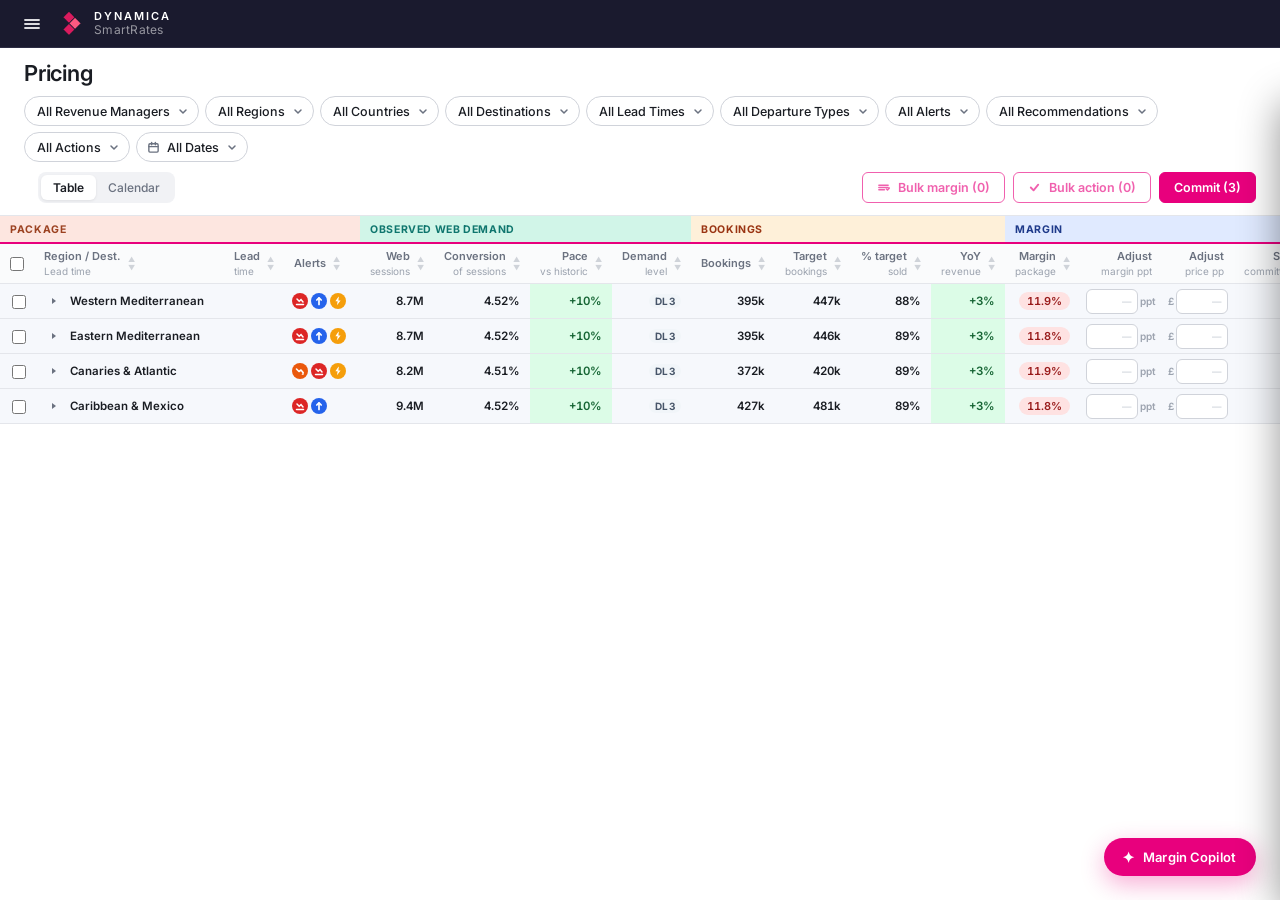
<file: index.html>
<!DOCTYPE html>
<html lang="en">
<head>
  <meta charset="UTF-8" />
  <meta name="viewport" content="width=device-width, initial-scale=1.0" />
  <title>Pricing — Dynamica SmartRates</title>
  <link rel="stylesheet" href="styles.css" />
  <style>
    /* SmartRates pricing — scoped to .srt */

    /* View visibility — beats display:flex on .cal-wrap so [hidden] actually hides it */
    [hidden] { display: none !important; }

    .pricing-page {
      flex: 1;
      display: flex;
      flex-direction: column;
      overflow: hidden;
      background: var(--body-bg);
    }
    .pricing-header-row {
      flex-shrink: 0;
      padding: 12px 24px;
      display: flex;
      align-items: center;
      gap: 12px;
      row-gap: 10px;
      flex-wrap: wrap;
      background: var(--surface);
      border-bottom: 1px solid var(--border);
    }
    .pricing-header-row .filter-group { flex: 1 1 auto; min-width: 0; }
    .pricing-heading {
      font-family: 'Inter', sans-serif;
      font-size: 22px;
      font-weight: 600;
      color: var(--text-primary);
      letter-spacing: -0.01em;
      margin: 0;
    }
    .pricing-spacer { flex: 1; }

    /* Accept-all + Commit cluster */
    .commit-cluster { display: inline-flex; align-items: center; gap: 8px; }
    .accept-all-btn, .commit-btn {
      font-family: 'Inter', sans-serif;
      font-size: 12.5px;
      font-weight: 600;
      padding: 7px 14px;
      border-radius: var(--radius);
      cursor: pointer;
      display: inline-flex;
      align-items: center;
      gap: 8px;
      transition: background .12s, color .12s, border-color .12s, opacity .12s;
      white-space: nowrap;
    }
    .accept-all-btn {
      background: transparent;
      color: var(--accent-text);
      border: 1px solid var(--accent);
    }
    .accept-all-btn:hover { background: rgba(232,0,125,0.08); }
    .accept-all-btn:disabled {
      opacity: 0.45;
      cursor: default;
      background: transparent;
    }
    .commit-btn {
      background: var(--accent);
      color: var(--accent-on);
      border: 1px solid var(--accent);
    }
    .commit-btn:hover { background: var(--accent-dim); border-color: var(--accent-dim); }
    .commit-btn:disabled {
      opacity: 0.45;
      cursor: default;
      background: var(--accent);
      color: rgba(255,255,255,0.85);
    }
    .commit-btn.is-loading { pointer-events: none; }
    .commit-spinner {
      width: 12px;
      height: 12px;
      border: 2px solid rgba(255,255,255,0.4);
      border-top-color: #fff;
      border-radius: 50%;
      animation: cmtSpin .7s linear infinite;
      display: none;
    }
    .commit-btn.is-loading .commit-spinner { display: inline-block; }
    @keyframes cmtSpin { to { transform: rotate(360deg); } }

    /* ── Scroll container ── */
    .srt-wrap {
      flex: 1;
      overflow: auto;
      background: var(--surface);
    }

    table.srt {
      border-collapse: separate;
      border-spacing: 0;
      width: max-content;
      min-width: 100%;
      font-family: 'Inter', sans-serif;
      font-size: 11.5px;
      background: var(--surface);
    }
    table.srt th, table.srt td { box-sizing: border-box; }

    /* ── Group band header row ── */
    table.srt thead tr.bands th {
      position: sticky;
      top: 0;
      z-index: 12;
      height: 28px;
      padding: 0 10px;
      font-family: 'Inter', sans-serif;
      font-weight: 700;
      font-size: 10.5px;
      letter-spacing: 0.06em;
      text-transform: uppercase;
      text-align: left;
      white-space: nowrap;
      border-bottom: 2px solid var(--accent);
    }
    table.srt thead tr.bands th.band-product  { background: #fde6e0; color: #9c4221; }
    table.srt thead tr.bands th.band-sales    { background: #fef0d9; color: #9a3412; }
    table.srt thead tr.bands th.band-demand   { background: #d1f5e8; color: #0f766e; }
    table.srt thead tr.bands th.band-price    { background: #e0eaff; color: #1e3a8a; }

    /* ── Column label row ── */
    table.srt thead tr.cols th {
      position: sticky;
      top: 28px;
      z-index: 11;
      padding: 6px 10px;
      font-family: 'Inter', sans-serif;
      font-weight: 600;
      font-size: 11px;
      color: var(--text-secondary);
      background: #fafbfc;
      border-bottom: 1px solid var(--border);
      text-align: left;
      vertical-align: middle;
      white-space: nowrap;
    }
    table.srt thead tr.cols th.num { text-align: right; }
    table.srt thead tr.cols th .sub {
      display: block;
      font-weight: 400;
      color: var(--text-muted);
      font-size: 10px;
      margin-top: 2px;
      letter-spacing: 0;
      text-transform: none;
    }

    /* ── Body cells ── */
    table.srt tbody td {
      padding: 7px 10px;
      border-bottom: 1px solid var(--border);
      color: var(--text-primary);
      vertical-align: middle;
      white-space: nowrap;
      background: var(--surface);
    }
    table.srt tbody td.num {
      text-align: right;
      font-variant-numeric: tabular-nums;
    }
    /* ── Row hover — subtle background tint only, scoped so YoY tints survive ── */
    table.srt tbody tr:hover td:not(.cell-pos):not(.cell-neg) { background-color: var(--row-hover); }
    table.cal-table tbody tr:hover td:not(.tier-pos2):not(.tier-pos1):not(.tier-zero):not(.tier-neg1):not(.tier-neg2) {
      background-color: var(--row-hover);
    }
    table.cal-table tbody tr:hover th.cal-route { background-color: var(--row-hover); }

    /* Date column */

    /* ── Per-level row backgrounds (Park / Category / Leaf) ──
       Use :not(.cell-pos):not(.cell-neg) so YoY tints still read through. */
    table.srt tbody tr.row-park    td:not(.cell-pos):not(.cell-neg) { background: #f6f8fc; }
    table.srt tbody tr.row-category td:not(.cell-pos):not(.cell-neg) { background: #fbfcfe; }
    table.srt tbody tr.row-leaf     td:not(.cell-pos):not(.cell-neg) { background: var(--surface); }

    table.srt tbody tr.row-park    { font-weight: 600; }
    table.srt tbody tr.row-park    td { border-bottom: 1px solid var(--border); }
    table.srt tbody tr.row-park:hover    td:not(.cell-pos):not(.cell-neg) { background: #eef2f8; }
    table.srt tbody tr.row-category:hover td:not(.cell-pos):not(.cell-neg) { background: #f3f5f9; }

    /* ── First-cell indentation per level ──
       Higher specificity than the generic `table.srt tbody td { padding: 7px 14px }`
       rule, so padding-left actually applies. Two earlier passes lost this
       silently because `.indent-1/2/3 { padding-left }` was outranked by the
       generic shorthand `padding`. */
    table.srt tbody tr.row-park     td.col-name { padding-left: 12px; }
    table.srt tbody tr.row-category td.col-name { padding-left: 30px; }
    table.srt tbody tr.row-leaf     td.col-name { padding-left: 44px; }

    /* Vertical guide-line on the left edge of nested rows (inset shadow
       composes with row background and survives table-cell rendering). */
    table.srt tbody tr.row-category td.col-name { box-shadow: inset 2px 0 0 var(--border); }
    table.srt tbody tr.row-leaf     td.col-name { box-shadow: inset 2px 0 0 var(--border); }

    /* hidden rows in collapsed accordion */
    table.srt tbody tr.is-hidden { display: none; }

    /* Accordion name cell — common */
    .accordion-name {
      display: inline-flex;
      align-items: center;
      gap: 8px;
      cursor: pointer;
      user-select: none;
    }
    .accordion-chev {
      display: inline-flex;
      align-items: center;
      justify-content: center;
      width: 16px;
      height: 16px;
      border-radius: 4px;
      color: var(--text-secondary);
      transition: transform .15s ease, background .12s, color .12s;
    }
    /* Smaller chevron for level 2 (Category) */
    .accordion-name.lvl-2 .accordion-chev { width: 12px; height: 12px; }
    .accordion-name.lvl-2 .accordion-chev svg { width: 8px; height: 8px; }
    .accordion-name:hover .accordion-chev { background: rgba(232,0,125,0.08); color: var(--accent-text); }
    .accordion-name.expanded .accordion-chev { transform: rotate(90deg); color: var(--accent-text); }

    /* Leaf bullet — Unicode • in muted colour before the ticket name */
    .leaf-bullet {
      display: inline-block;
      color: var(--text-muted);
      margin-right: 8px;
      font-size: 14px;
      line-height: 1;
      vertical-align: middle;
      transform: translateY(-1px);
    }

    /* Per-level name styling */
    .lvl-park-name   { font-weight: 600; color: var(--text-primary); }
    .lvl-cat-name    { font-weight: 500; color: var(--text-secondary); }
    .lvl-ticket-name { font-weight: 400; color: var(--text-primary); }

    .park-country {
      font-weight: 400;
      font-size: 10.5px;
      color: var(--text-muted);
      margin-left: 6px;
      letter-spacing: 0.02em;
    }
    .row-meta {
      color: var(--text-muted);
      font-weight: 400;
      font-size: 10.5px;
      margin-left: 6px;
      letter-spacing: 0.02em;
    }

    /* Capacity-mode chip */
    .cap-chip {
      display: inline-block;
      font-family: 'Inter', sans-serif;
      font-size: 10px;
      font-weight: 600;
      letter-spacing: 0.04em;
      text-transform: uppercase;
      padding: 2px 8px;
      border-radius: 999px;
      vertical-align: middle;
    }
    .cap-chip.cap-open    { background: #ecfdf5; color: #047857; }
    .cap-chip.cap-limited { background: #fef3c7; color: #92400e; }
    .cap-chip.cap-risk    { background: #fee2e2; color: #991b1b; }

    /* ── Tint cells (pace, YoY, Rec. margin) ── */
    table.srt tbody td.cell-pos { background: #dcfce7; color: #166534; }
    table.srt tbody td.cell-neg { background: #fee2e2; color: #991b1b; }
    table.srt tbody tr:hover td.cell-pos { background-color: #c9f0d4; }
    table.srt tbody tr:hover td.cell-neg { background-color: #fbcfcf; }

    /* Weather cell */
    .weather-cell {
      display: inline-flex;
      align-items: center;
      gap: 6px;
      font-variant-numeric: tabular-nums;
    }
    .weather-icon { font-size: 14px; }

    /* ── Alerts cell + chips ── */
    table.srt tbody td.alerts-cell {
      padding: 4px 8px;
      vertical-align: middle;
      white-space: nowrap;
      min-width: 72px;
    }
    .alert-chips {
      display: inline-flex;
      align-items: center;
      gap: 3px;
    }
    .alert-chip {
      display: inline-flex;
      align-items: center;
      justify-content: center;
      width: 16px;
      height: 16px;
      border-radius: 50%;
      color: #fff;
      flex-shrink: 0;
      cursor: default;
    }
    .alert-chip svg { display: block; }
    .alert-chip-overflow {
      display: inline-flex;
      align-items: center;
      justify-content: center;
      min-width: 16px;
      height: 16px;
      padding: 0 4px;
      border-radius: 999px;
      font-size: 9.5px;
      font-weight: 700;
      color: var(--text-secondary);
      background: #eef0f5;
      flex-shrink: 0;
      cursor: default;
    }

    /* ── Calendar cell alert dot (top-left, opposite the decision dot) ── */
    table.cal-table tbody td.has-alert { position: relative; }
    table.cal-table tbody td.has-alert::before {
      content: '';
      position: absolute;
      top: 4px;
      left: 4px;
      width: 6px;
      height: 6px;
      border-radius: 50%;
      background: var(--accent);
      box-shadow: 0 0 0 1.5px var(--surface);
      z-index: 1;
    }

    /* Demand Level (DL1–DL5 from the customisable-rules table) */
    .demand-cell {
      display: inline-flex;
      align-items: center;
      gap: 6px;
      justify-content: flex-end;
      cursor: default;
    }
    .dl-chip {
      display: inline-block;
      font-size: 10px;
      font-weight: 700;
      letter-spacing: 0.04em;
      padding: 1px 6px;
      border-radius: 999px;
      font-variant-numeric: tabular-nums;
    }
    .dl-chip.dl-5 { background: #fee2e2; color: #991b1b; }
    .dl-chip.dl-4 { background: #ffedd5; color: #9a3412; }
    .dl-chip.dl-3 { background: #f1f5f9; color: #475569; }
    .dl-chip.dl-2 { background: #e0f2fe; color: #075985; }
    .dl-chip.dl-1 { background: #ede9fe; color: #5b21b6; }
    .dl-label {
      font-size: 10.5px;
      font-weight: 500;
      color: var(--text-secondary);
      white-space: nowrap;
    }

    /* Recommendation column (Increase / Decrease / No change) */
    .rec-action-cell { white-space: nowrap; }
    .rec-action-chip {
      display: inline-flex;
      align-items: center;
      font-size: 10.5px;
      font-weight: 600;
      padding: 2px 8px;
      border-radius: 999px;
      white-space: nowrap;
    }
    .rec-action-chip.ra-up   { background: #dcfce7; color: #166534; }
    .rec-action-chip.ra-down { background: #fee2e2; color: #991b1b; }
    .rec-action-chip.ra-flat { background: #f1f5f9; color: #64748b; }
    .rec-action-summary {
      display: inline-flex;
      gap: 6px;
      font-size: 10.5px;
      font-weight: 600;
      font-variant-numeric: tabular-nums;
    }
    .rec-action-summary .ras-up   { color: #166534; }
    .rec-action-summary .ras-down { color: #991b1b; }
    .rec-action-summary.ras-flat  { color: var(--text-muted); font-weight: 400; }


    /* ── Rec. margin editing ── */
    table.srt tbody td.rec-cell {
      position: relative;
      cursor: text;
    }
    table.srt tbody td.rec-cell:hover {
      outline: 1px dashed var(--accent);
      outline-offset: -2px;
    }
    .rec-edit-icon {
      position: absolute;
      left: 6px;
      top: 50%;
      transform: translateY(-50%);
      color: var(--accent-text);
      pointer-events: none;
      display: none;
    }
    table.srt tbody td.rec-cell:hover .rec-edit-icon { display: block; }
    table.srt tbody td.rec-cell.editing {
      outline: 1.5px solid var(--accent);
      outline-offset: -1px;
      padding: 0;
    }
    input.rec-input {
      width: 100%;
      height: 26px;
      box-sizing: border-box;
      border: none;
      padding: 0 10px;
      font-family: 'Inter', sans-serif;
      font-size: 11.5px;
      font-weight: 500;
      font-variant-numeric: tabular-nums;
      text-align: right;
      background: var(--surface);
      outline: none;
      color: var(--text-primary);
    }

    /* ── Action cell + buttons ── */
    table.srt tbody td.action-cell {
      padding: 4px 8px;
      position: relative;
      vertical-align: middle;
      white-space: nowrap;
      border-left: 1px solid var(--border);
    }
    .action-cell-inner {
      display: flex;
      align-items: center;
      gap: 6px;
    }
    .action-btn {
      width: 26px;
      height: 26px;
      display: inline-flex;
      align-items: center;
      justify-content: center;
      border-radius: 50%;
      border: 1.5px solid;
      background: var(--surface);
      cursor: pointer;
      padding: 0;
      transition: background .12s, border-color .12s, color .12s, opacity .12s;
      flex-shrink: 0;
    }
    .action-btn svg { display: block; }
    .act-accept { color: #16a34a; border-color: #bbf7d0; }
    .act-accept:hover { background: #dcfce7; border-color: #16a34a; }
    .act-accept.solid { background: #16a34a; color: #fff; border-color: #16a34a; }
    .act-reject { color: #dc2626; border-color: #fecaca; }
    .act-reject:hover { background: #fee2e2; border-color: #dc2626; }
    .act-reject.solid { background: #dc2626; color: #fff; border-color: #dc2626; }
    .action-btn.dim { opacity: 0.42; }

    .act-notes {
      width: 24px;
      height: 24px;
      display: inline-flex;
      align-items: center;
      justify-content: center;
      border: none;
      background: transparent;
      border-radius: 50%;
      cursor: pointer;
      color: var(--text-muted);
      margin-left: 2px;
      position: relative;
      flex-shrink: 0;
      padding: 0;
      transition: color .12s, background .12s;
    }
    .act-notes:hover { color: var(--accent-text); background: rgba(232,0,125,0.08); }
    .act-notes svg { display: block; }
    .act-notes .note-dot {
      position: absolute;
      top: 1px;
      right: 1px;
      width: 6px;
      height: 6px;
      border-radius: 50%;
      background: var(--accent);
      display: none;
    }
    .act-notes.has-note .note-dot { display: block; }
    .act-notes.has-note { color: var(--accent-text); }

    .action-badge {
      display: inline-block;
      font-family: 'Inter', sans-serif;
      font-size: 9.5px;
      font-weight: 700;
      letter-spacing: 0.05em;
      text-transform: uppercase;
      padding: 2px 7px;
      border-radius: 999px;
      margin-right: 6px;
      vertical-align: middle;
      flex-shrink: 0;
    }
    .action-badge.b-accepted   { background: #dcfce7; color: #166534; }
    .action-badge.b-rejected   { background: #fee2e2; color: #991b1b; }
    .action-badge.b-overridden { background: #e0e7ff; color: #3730a3; }
    .action-badge.b-expired    { background: #f1f5f9; color: #475569; }

    .pending-chip {
      display: inline-block;
      font-size: 9.5px;
      font-weight: 700;
      letter-spacing: 0.05em;
      text-transform: uppercase;
      padding: 2px 7px;
      border-radius: 999px;
      background: #f1f5f9;
      color: #475569;
    }

    /* Row state tints — only on neutral cells */
    table.srt tbody tr.row-accepted   td:not(.cell-pos):not(.cell-neg) { background: #f1faf3; }
    table.srt tbody tr.row-rejected   td:not(.cell-pos):not(.cell-neg) { background: #fdf3f3; }
    table.srt tbody tr.row-overridden td:not(.cell-pos):not(.cell-neg) { background: #f3f4ff; }
    table.srt tbody tr.row-accepted:hover   td:not(.cell-pos):not(.cell-neg) { background-color: #e7f4ec; }
    table.srt tbody tr.row-rejected:hover   td:not(.cell-pos):not(.cell-neg) { background-color: #f7e6e6; }
    table.srt tbody tr.row-overridden:hover td:not(.cell-pos):not(.cell-neg) { background-color: #e8eafc; }

    /* placeholder count on parent/category rows */
    .row-action-meta {
      color: var(--text-muted);
      font-size: 10.5px;
      font-style: italic;
    }

    table.srt th.col-name, table.srt td.col-name {
      width: 190px; max-width: 190px;
      overflow: hidden; text-overflow: ellipsis; white-space: nowrap;
    }

    /* ── Three-level accordion: Region / Destination / Gateway ──
       Reuses the reference's level styling: region rows read as the old park
       rows, destination rows as the old category rows, gateways as leaves. */
    table.srt tbody tr.row-region td:not(.cell-pos):not(.cell-neg) { background: #f6f8fc; }
    table.srt tbody tr.row-dest   td:not(.cell-pos):not(.cell-neg) { background: #fbfcfe; }
    table.srt tbody tr.row-leaf   td:not(.cell-pos):not(.cell-neg) { background: var(--surface); }
    table.srt tbody tr.row-region { font-weight: 600; }
    table.srt tbody tr.row-region td { border-bottom: 1px solid var(--border); }
    table.srt tbody tr.row-region:hover td:not(.cell-pos):not(.cell-neg) { background: #eef2f8; }
    table.srt tbody tr.row-dest:hover   td:not(.cell-pos):not(.cell-neg) { background: #f3f5f9; }

    table.srt tbody tr.row-region td.col-name { padding-left: 12px; }
    table.srt tbody tr.row-dest   td.col-name { padding-left: 22px; box-shadow: inset 2px 0 0 var(--border); }
    table.srt tbody tr.row-leaf   td.col-name { padding-left: 34px; box-shadow: inset 2px 0 0 var(--border); }

    .lvl-region-name { font-weight: 600; color: var(--text-primary); }
    .lvl-dest-name   { font-weight: 500; color: var(--text-primary); }
    .lvl-gw-name     { font-weight: 400; color: var(--text-primary); }
    .gw-code {
      display: inline-block;
      font-family: 'JetBrains Mono', monospace;
      font-size: 9.5px;
      font-weight: 500;
      color: var(--text-muted);
      background: #eef0f5;
      padding: 1px 5px;
      border-radius: 3px;
      margin-left: 7px;
      letter-spacing: 0.04em;
      vertical-align: middle;
    }

    /* Adjustment input cells — usable at any accordion level */
    table.srt tbody td.adj-cell { padding: 3px 6px; }
    .adj-wrap { display: inline-flex; align-items: center; gap: 2px; justify-content: flex-end; }
    input.adj-input {
      width: 52px;
      height: 25px;
      padding: 0 5px;
      border: 1px solid var(--border-mid);
      border-radius: var(--radius);
      font-family: 'Inter', sans-serif;
      font-size: 11px;
      font-weight: 500;
      color: var(--text-primary);
      text-align: right;
      font-variant-numeric: tabular-nums;
      background: var(--surface);
      transition: border-color .12s, background .12s;
      -moz-appearance: textfield;
    }
    input.adj-input::-webkit-outer-spin-button,
    input.adj-input::-webkit-inner-spin-button { -webkit-appearance: none; margin: 0; }
    input.adj-input::placeholder { color: #cbd0d8; font-size: 9.5px; }
    input.adj-input:hover { border-color: var(--accent); }
    input.adj-input:focus { outline: 1.5px solid var(--accent); outline-offset: -1px; border-color: var(--accent); }
    input.adj-input.is-set { border-color: var(--accent); color: var(--accent-text); font-weight: 600; background: rgba(232,0,125,0.04); }
    .adj-unit, .adj-prefix { font-size: 10px; color: var(--text-muted); }

    /* Lead-time band chip */
    table.srt tbody td.lead-cell { white-space: nowrap; }
    .lead-chip {
      display: inline-block; font-size: 10px; font-weight: 600;
      padding: 2px 7px; border-radius: 999px; letter-spacing: 0.02em;
      font-variant-numeric: tabular-nums; white-space: nowrap;
    }
    .lead-chip.lead-w1 { background: #fee2e2; color: #991b1b; }
    .lead-chip.lead-w2 { background: #ffedd5; color: #9a3412; }
    .lead-chip.lead-w3 { background: #f1f5f9; color: #475569; }
    .lead-chip.lead-w4 { background: #e0f2fe; color: #075985; }
    .lead-chip.lead-w5 { background: #ede9fe; color: #5b21b6; }

    /* Margin-matrix breakdown table in the detail modal */
    table.mx-table { width: 100%; border-collapse: collapse; font-size: 12px; }
    table.mx-table td { padding: 5px 0; border-bottom: 1px solid var(--border); color: var(--text-primary); }
    table.mx-table tr:last-child td { border-bottom: none; }
    .mx-band { color: var(--text-muted); font-size: 10.5px; text-align: right; padding-right: 10px !important; }
    .mx-ppt { text-align: right; font-variant-numeric: tabular-nums; font-weight: 600; white-space: nowrap; }
    .mx-ppt.mx-up   { color: #166534; }
    .mx-ppt.mx-down { color: #991b1b; }
    .mx-ppt.mx-flat { color: var(--text-muted); font-weight: 500; }
    tr.mx-base td { color: var(--text-secondary); font-weight: 600; }
    tr.mx-total td { border-top: 1.5px solid var(--border-mid); font-weight: 700; padding-top: 8px; }
    .mx-sub { font-size: 10.5px; color: var(--text-muted); margin: -4px 0 10px; }
    .mx-note { font-size: 10.5px; color: var(--text-muted); line-height: 1.5; margin-top: 10px; }

    /* Sup — read-only view of margin already committed on top of the baseline */
    table.srt tbody td.sup-cell-td { padding: 4px 8px; }
    .sup-cell { display: inline-flex; flex-direction: column; align-items: flex-end; line-height: 1.15; cursor: default; }
    .sup-cell .sup-pct { font-size: 11px; font-weight: 600; font-variant-numeric: tabular-nums; }
    .sup-cell .sup-gbp { font-size: 9.5px; color: var(--text-muted); font-variant-numeric: tabular-nums; }
    .sup-cell.sup-up   .sup-pct { color: #166534; }
    .sup-cell.sup-down .sup-pct { color: #991b1b; }

    /* Bulk button idle state — clickable, just visually quiet */
    .accept-all-btn.is-idle { opacity: 0.62; }

    /* Margin pill — the headline commercial number */
    .margin-pill {
      display: inline-block;
      font-size: 11px;
      font-weight: 600;
      padding: 2px 8px;
      border-radius: 999px;
      font-variant-numeric: tabular-nums;
      white-space: nowrap;
    }
    .margin-pill.mg-high { background: #dcfce7; color: #166534; }
    .margin-pill.mg-mid  { background: #f1f5f9; color: #334155; }
    .margin-pill.mg-low  { background: #fef3c7; color: #92400e; }
    .margin-pill.mg-thin { background: #fee2e2; color: #991b1b; }
    .conv-cell { font-variant-numeric: tabular-nums; }

    /* Calendar: same three levels in the sticky left column */
    table.cal-table tbody tr.row-region th.cal-route { padding-left: 14px; background: #f6f8fc; }
    table.cal-table tbody tr.row-dest   th.cal-route { padding-left: 32px; background: #fbfcfe; }
    table.cal-table tbody tr.row-leaf   th.cal-route { padding-left: 50px; background: var(--surface); }
    table.cal-table tbody tr.row-region td:not(.tier-pos2):not(.tier-pos1):not(.tier-zero):not(.tier-neg1):not(.tier-neg2) { background: #f6f8fc; }
    table.cal-table tbody tr.row-dest   td:not(.tier-pos2):not(.tier-pos1):not(.tier-zero):not(.tier-neg1):not(.tier-neg2) { background: #fbfcfe; }

    /* ── Row-select checkboxes (bulk update) ── */
    table.srt th.col-select,
    table.srt tbody td.col-select {
      width: 34px;
      min-width: 34px;
      padding: 4px 8px 4px 12px;
      text-align: center;
    }
    input.row-select {
      width: 14px;
      height: 14px;
      accent-color: var(--accent);
      cursor: pointer;
      vertical-align: middle;
    }

    /* ── Reason code dropdown (Action cell) ── */
    select.reason-select {
      font-family: 'Inter', sans-serif;
      font-size: 10.5px;
      font-weight: 500;
      color: var(--text-secondary);
      background: var(--surface);
      border: 1px solid var(--border-mid);
      border-radius: 999px;
      height: 22px;
      padding: 0 18px 0 8px;
      margin-left: 4px;
      max-width: 108px;
      appearance: none;
      -webkit-appearance: none;
      cursor: pointer;
      background-image: url("data:image/svg+xml;utf8,<svg xmlns='http://www.w3.org/2000/svg' width='8' height='8' viewBox='0 0 10 10'><path d='M2 4l3 3 3-3' stroke='%236b7280' stroke-width='1.5' fill='none' stroke-linecap='round' stroke-linejoin='round'/></svg>");
      background-repeat: no-repeat;
      background-position: right 6px center;
      flex-shrink: 0;
    }
    select.reason-select:hover { border-color: var(--accent); }
    select.reason-select.has-reason { border-color: var(--accent); color: var(--accent-text); font-weight: 600; }

    /* ── Bulk price update modal ── */
    .bulk-backdrop {
      position: fixed;
      inset: 0;
      background: rgba(26,26,46,0.55);
      z-index: 1200;
      display: none;
      align-items: center;
      justify-content: center;
      padding: 24px;
    }
    .bulk-backdrop.is-open { display: flex; }
    .bulk-modal {
      background: var(--surface);
      border-radius: var(--radius-lg);
      box-shadow: var(--shadow-lg);
      width: 460px;
      max-width: calc(100vw - 48px);
      font-family: 'Inter', sans-serif;
      display: flex;
      flex-direction: column;
    }
    .bulk-modal-header {
      padding: 18px 22px 14px;
      border-bottom: 1px solid var(--border);
      display: flex;
      align-items: center;
      gap: 10px;
    }
    .bulk-modal-title { font-size: 15px; font-weight: 600; color: var(--text-primary); }
    .bulk-modal-sub { font-size: 12px; color: var(--text-secondary); margin-top: 2px; }
    .bulk-modal-close {
      margin-left: auto;
      width: 28px; height: 28px;
      background: transparent;
      border: none;
      color: var(--text-secondary);
      cursor: pointer;
      border-radius: 6px;
      display: inline-flex;
      align-items: center;
      justify-content: center;
    }
    .bulk-modal-close:hover { background: #f3f4f8; color: var(--text-primary); }
    .bulk-modal-body { padding: 16px 22px; display: flex; flex-direction: column; gap: 14px; }
    .bulk-type-row { display: flex; gap: 10px; }
    .bulk-type-opt {
      flex: 1;
      display: inline-flex;
      align-items: center;
      gap: 8px;
      border: 1px solid var(--border-mid);
      border-radius: var(--radius);
      padding: 9px 12px;
      font-size: 12.5px;
      font-weight: 500;
      color: var(--text-primary);
      cursor: pointer;
      transition: border-color .12s, background .12s;
    }
    .bulk-type-opt:hover { border-color: var(--accent); }
    .bulk-type-opt:has(input:checked) {
      border-color: var(--accent);
      background: rgba(232,0,125,0.05);
    }
    .bulk-type-opt input { accent-color: var(--accent); }
    .bulk-value-row { display: flex; align-items: center; gap: 10px; }
    .bulk-value-row label { font-size: 12px; color: var(--text-secondary); font-weight: 500; }
    .bulk-value-row input {
      flex: 1;
      height: 34px;
      padding: 0 12px;
      border: 1px solid var(--border-mid);
      border-radius: var(--radius);
      font-family: 'Inter', sans-serif;
      font-size: 13.5px;
      font-weight: 500;
      color: var(--text-primary);
      font-variant-numeric: tabular-nums;
    }
    .bulk-value-row input:focus { outline: 1.5px solid var(--accent); outline-offset: -1px; border-color: var(--accent); }
    .bulk-unit { font-size: 13px; font-weight: 600; color: var(--text-secondary); width: 16px; }
    .bulk-hint { font-size: 11px; color: var(--text-muted); line-height: 1.5; }
    .bulk-hint b { color: var(--text-secondary); }
    .bulk-preview { display: flex; flex-direction: column; gap: 4px; }
    .bulk-preview-title {
      font-size: 10px;
      font-weight: 700;
      text-transform: uppercase;
      letter-spacing: 0.06em;
      color: var(--text-muted);
      margin-bottom: 2px;
    }
    .bulk-preview-row {
      display: flex;
      justify-content: space-between;
      gap: 12px;
      font-size: 11.5px;
      color: var(--text-secondary);
      font-variant-numeric: tabular-nums;
    }
    .bulk-preview-row b { color: var(--text-primary); }
    .bulk-preview-more { font-size: 11px; color: var(--text-muted); font-style: italic; }
    .bulk-modal-footer {
      padding: 14px 22px 18px;
      border-top: 1px solid var(--border);
      display: flex;
      justify-content: flex-end;
      gap: 8px;
    }
    .bulk-btn-ghost, .bulk-btn-primary {
      font-family: 'Inter', sans-serif;
      font-size: 12.5px;
      font-weight: 600;
      padding: 8px 16px;
      border-radius: var(--radius);
      cursor: pointer;
      transition: background .12s, border-color .12s, opacity .12s;
    }
    .bulk-btn-ghost {
      background: transparent;
      color: var(--text-secondary);
      border: 1px solid var(--border-mid);
    }
    .bulk-btn-ghost:hover { background: #f3f4f8; color: var(--text-primary); }
    .bulk-btn-primary {
      background: var(--accent);
      color: var(--accent-on);
      border: 1px solid var(--accent);
    }
    .bulk-btn-primary:hover:not(:disabled) { background: var(--accent-dim); border-color: var(--accent-dim); }
    .bulk-btn-primary:disabled { opacity: 0.45; cursor: default; }

    /* ── Notes modal ── */
    .note-backdrop {
      position: fixed;
      inset: 0;
      background: rgba(26,26,46,0.55);
      z-index: 1200;
      display: none;
      align-items: center;
      justify-content: center;
      padding: 24px;
    }
    .note-backdrop.is-open { display: flex; }
    .note-modal {
      background: var(--surface);
      border-radius: var(--radius-lg);
      box-shadow: var(--shadow-lg);
      width: 520px;
      max-width: calc(100vw - 48px);
      font-family: 'Inter', sans-serif;
      display: flex;
      flex-direction: column;
    }
    .note-modal-header {
      padding: 18px 22px 14px;
      border-bottom: 1px solid var(--border);
      display: flex;
      align-items: center;
      gap: 10px;
    }
    .note-modal-title { font-size: 15px; font-weight: 600; color: var(--text-primary); }
    .note-modal-sub { font-size: 12px; color: var(--text-secondary); }
    .note-modal-close {
      margin-left: auto;
      width: 28px;
      height: 28px;
      background: transparent;
      border: none;
      color: var(--text-secondary);
      cursor: pointer;
      border-radius: 6px;
      display: inline-flex;
      align-items: center;
      justify-content: center;
    }
    .note-modal-close:hover { background: #f3f4f8; color: var(--text-primary); }
    .note-modal-body { padding: 18px 22px 22px; display: flex; flex-direction: column; gap: 14px; }
    .note-textarea {
      width: 100%;
      min-height: 110px;
      box-sizing: border-box;
      padding: 10px 12px;
      border: 1px solid var(--border-mid);
      border-radius: var(--radius);
      font-family: 'Inter', sans-serif;
      font-size: 13px;
      color: var(--text-primary);
      resize: vertical;
      outline: none;
    }
    .note-textarea:focus { border-color: var(--accent); }
    .note-row {
      display: flex;
      align-items: center;
      gap: 10px;
    }
    .note-row label { font-size: 12px; color: var(--text-secondary); }
    .note-date {
      padding: 7px 10px;
      border: 1px solid var(--border-mid);
      border-radius: var(--radius);
      font-family: 'Inter', sans-serif;
      font-size: 12.5px;
      color: var(--text-primary);
      outline: none;
    }
    .note-date:focus { border-color: var(--accent); }
    .note-hint { font-size: 11.5px; color: var(--text-muted); margin-left: auto; }

    /* ── View toggle (Table / Calendar) ── */
    .view-toggle {
      display: inline-flex;
      align-items: center;
      gap: 0;
      margin-left: 14px;
      background: #f1f2f5;
      border-radius: 8px;
      padding: 3px;
    }
    .view-toggle-btn {
      font-family: 'Inter', sans-serif;
      font-size: 12px;
      font-weight: 500;
      padding: 5px 12px;
      border: none;
      background: transparent;
      color: var(--text-secondary);
      cursor: pointer;
      border-radius: 6px;
      transition: background .12s, color .12s, box-shadow .12s;
    }
    .view-toggle-btn:hover { color: var(--text-primary); }
    .view-toggle-btn.is-active {
      background: var(--surface);
      color: var(--text-primary);
      box-shadow: var(--shadow-sm);
      font-weight: 600;
    }

    /* ── Filter pills ── */
    .filter-group {
      display: flex;
      align-items: center;
      gap: 6px;
      flex-wrap: wrap;
      min-width: 0;
    }
    .filter-pill {
      font-family: 'Inter', sans-serif;
      font-size: 12.5px;
      font-weight: 500;
      color: var(--text-primary);
      background: var(--surface);
      border: 1px solid var(--border-mid);
      border-radius: 20px;
      padding: 5px 28px 5px 12px;
      height: 30px;
      max-width: 240px;
      appearance: none;
      -webkit-appearance: none;
      cursor: pointer;
      background-image: url("data:image/svg+xml;utf8,<svg xmlns='http://www.w3.org/2000/svg' width='10' height='10' viewBox='0 0 10 10'><path d='M2 4l3 3 3-3' stroke='%236b7280' stroke-width='1.5' fill='none' stroke-linecap='round' stroke-linejoin='round'/></svg>");
      background-repeat: no-repeat;
      background-position: right 10px center;
      transition: border-color .15s, color .15s, background-image .15s;
      text-overflow: ellipsis;
      white-space: nowrap;
      overflow: hidden;
    }
    .filter-pill:hover { border-color: var(--accent); }
    .filter-pill:focus { outline: 1.5px solid var(--accent); outline-offset: -1px; }
    .filter-pill.active {
      border-color: var(--accent);
      color: var(--accent-text);
      background-image: url("data:image/svg+xml;utf8,<svg xmlns='http://www.w3.org/2000/svg' width='10' height='10' viewBox='0 0 10 10'><path d='M2 4l3 3 3-3' stroke='%23e8007d' stroke-width='1.5' fill='none' stroke-linecap='round' stroke-linejoin='round'/></svg>");
    }

    .filter-clear {
      font-family: 'Inter', sans-serif;
      font-size: 11.5px;
      font-weight: 500;
      color: var(--accent-text);
      background: none;
      border: none;
      padding: 4px 10px;
      cursor: pointer;
      border-radius: 4px;
      transition: background .12s;
    }
    .filter-clear:hover { background: rgba(232,0,125,0.08); }

    .filter-pill.ms-pill {
      display: inline-flex;
      align-items: center;
      gap: 6px;
      padding: 0 28px 0 12px;
    }
    .filter-pill.ms-pill .ms-trigger-text {
      overflow: hidden;
      text-overflow: ellipsis;
      white-space: nowrap;
      min-width: 0;
    }
    .filter-pill.ms-pill .ms-trigger-count {
      flex-shrink: 0;
      font-weight: 600;
      color: var(--text-muted);
    }
    .filter-pill.ms-pill.active .ms-trigger-count { color: var(--accent-text); }

    /* ── Multi-select popover ── */
    .ms-popover {
      position: fixed;
      z-index: 200;
      background: var(--surface);
      border: 1px solid var(--border);
      border-radius: var(--radius-lg);
      box-shadow: var(--shadow-lg);
      font-family: 'Inter', sans-serif;
      user-select: none;
      display: flex;
      flex-direction: column;
      min-width: 280px;
      max-width: 360px;
      max-height: 380px;
      overflow: hidden;
    }
    .ms-search-wrap {
      position: relative;
      padding: 10px 10px 6px;
      flex-shrink: 0;
    }
    .ms-search {
      width: 100%;
      font-family: 'Inter', sans-serif;
      font-size: 12.5px;
      font-weight: 500;
      color: var(--text-primary);
      background: var(--surface);
      border: 1px solid var(--border-mid);
      border-radius: var(--radius);
      padding: 0 10px 0 30px;
      height: 30px;
      box-sizing: border-box;
    }
    .ms-search::placeholder { color: var(--text-muted); font-weight: 400; }
    .ms-search:focus {
      outline: 1.5px solid var(--accent);
      outline-offset: -1px;
      border-color: var(--accent);
    }
    .ms-search-icon {
      position: absolute;
      left: 20px;
      top: 50%;
      transform: translateY(calc(-50% + 2px));
      color: var(--text-muted);
      pointer-events: none;
    }
    .ms-quick-actions {
      display: flex;
      align-items: center;
      justify-content: space-between;
      padding: 4px 14px 8px;
      flex-shrink: 0;
      border-bottom: 1px solid var(--border);
    }
    .ms-link {
      font-family: 'Inter', sans-serif;
      font-size: 11.5px;
      font-weight: 500;
      color: var(--accent-text);
      background: transparent;
      border: none;
      padding: 2px 0;
      cursor: pointer;
      border-radius: 4px;
    }
    .ms-link:hover { color: var(--accent-dim); text-decoration: underline; }
    .ms-options {
      flex: 1;
      overflow-y: auto;
      padding: 4px 0;
      min-height: 60px;
    }
    .ms-option {
      display: flex;
      align-items: center;
      gap: 10px;
      width: 100%;
      padding: 7px 14px;
      background: transparent;
      border: none;
      cursor: pointer;
      font-family: 'Inter', sans-serif;
      font-size: 12.5px;
      font-weight: 500;
      color: var(--text-primary);
      text-align: left;
    }
    .ms-option:hover,
    .ms-option:focus { background: var(--row-hover); outline: none; }
    .ms-option .ms-label {
      flex: 1;
      overflow: hidden;
      text-overflow: ellipsis;
      white-space: nowrap;
      min-width: 0;
    }
    .ms-check {
      width: 16px; height: 16px;
      border: 1.5px solid var(--border-mid);
      border-radius: 4px;
      flex-shrink: 0;
      position: relative;
      transition: background .12s, border-color .12s;
      background: var(--surface);
    }
    .ms-option[aria-checked="true"] .ms-check {
      background: var(--accent);
      border-color: var(--accent);
    }
    .ms-option[aria-checked="true"] .ms-check::after {
      content: '';
      position: absolute;
      left: 4px; top: 1px;
      width: 4px; height: 8px;
      border: solid #fff;
      border-width: 0 1.5px 1.5px 0;
      transform: rotate(45deg);
    }
    .ms-divider {
      height: 1px;
      background: var(--border);
      margin: 4px 0;
    }
    .ms-empty {
      padding: 24px 14px;
      text-align: center;
      font-family: 'Inter', sans-serif;
      font-size: 12px;
      color: var(--text-muted);
      font-style: italic;
    }

    /* Date-range trigger pill */
    .filter-pill.date-pill {
      display: inline-flex;
      align-items: center;
      gap: 7px;
      padding: 0 28px 0 10px;
    }
    .filter-pill.date-pill .cal-icon { color: var(--text-secondary); flex-shrink: 0; }
    .filter-pill.date-pill.active .cal-icon { color: var(--accent-text); }
    .filter-pill.date-pill > span {
      overflow: hidden;
      text-overflow: ellipsis;
      white-space: nowrap;
    }

    /* ── Date-range popover ── */
    .dp-popover {
      position: fixed;
      z-index: 200;
      background: var(--nav-bg);
      color: rgba(255,255,255,0.85);
      border: 1px solid var(--nav-border);
      border-radius: 12px;
      box-shadow: var(--shadow-lg);
      padding: 16px;
      font-family: 'Inter', sans-serif;
      user-select: none;
    }
    .dp-months { display: flex; gap: 24px; }
    .dp-month { width: 252px; }
    .dp-month-header {
      display: grid;
      grid-template-columns: 24px 1fr 24px;
      align-items: center;
      margin-bottom: 6px;
      height: 28px;
    }
    .dp-month-label {
      text-align: center;
      font-size: 13px;
      font-weight: 600;
      color: #fff;
      letter-spacing: 0.01em;
    }
    .dp-nav-btn {
      width: 24px; height: 24px;
      display: flex;
      align-items: center;
      justify-content: center;
      border: none;
      background: transparent;
      color: rgba(255,255,255,0.55);
      cursor: pointer;
      border-radius: 4px;
      padding: 0;
      transition: background .12s, color .12s;
    }
    .dp-nav-btn:hover { color: #fff; background: rgba(255,255,255,0.08); }
    .dp-grid { display: grid; grid-template-columns: repeat(7, 36px); }
    .dp-dow {
      text-align: center;
      font-size: 10px;
      font-weight: 600;
      color: rgba(255,255,255,0.4);
      padding: 6px 0 4px;
      text-transform: uppercase;
      letter-spacing: 0.04em;
    }
    .dp-day {
      width: 36px; height: 36px;
      position: relative;
      border: none;
      background: transparent;
      cursor: pointer;
      display: flex;
      align-items: center;
      justify-content: center;
      font-family: 'Inter', sans-serif;
      font-size: 12px;
      font-weight: 500;
      color: rgba(255,255,255,0.85);
      font-variant-numeric: tabular-nums;
      padding: 0;
    }
    .dp-day-num {
      position: relative;
      z-index: 2;
      width: 30px; height: 30px;
      display: flex;
      align-items: center;
      justify-content: center;
      border-radius: 50%;
      transition: outline-color .1s, background-color .1s, color .1s;
    }
    .dp-day:hover .dp-day-num {
      outline: 1.5px solid var(--accent);
      outline-offset: -1.5px;
    }
    .dp-day.in-range { background: rgba(232,0,125,0.18); }
    .dp-day.is-start { background: linear-gradient(to right, transparent 50%, rgba(232,0,125,0.18) 50%); }
    .dp-day.is-end   { background: linear-gradient(to right, rgba(232,0,125,0.18) 50%, transparent 50%); }
    .dp-day.is-start.is-end { background: transparent; }
    .dp-day.is-start .dp-day-num,
    .dp-day.is-end   .dp-day-num {
      background: var(--accent);
      color: var(--accent-on);
    }
    .dp-day.is-start:hover .dp-day-num,
    .dp-day.is-end:hover .dp-day-num {
      background: var(--accent-dim);
      outline: none;
    }
    .dp-day.out-of-month { color: rgba(255,255,255,0.25); }
    .dp-day.out-of-month:hover .dp-day-num { outline-color: rgba(232,0,125,0.45); }

    .dp-footer {
      display: flex;
      align-items: center;
      justify-content: space-between;
      margin-top: 12px;
      padding-top: 12px;
      border-top: 1px solid var(--nav-border);
      gap: 12px;
    }
    .dp-status { font-size: 11.5px; color: rgba(255,255,255,0.65); font-weight: 500; }
    .dp-actions { display: flex; gap: 8px; }
    .dp-btn {
      font-family: 'Inter', sans-serif;
      font-size: 11.5px;
      font-weight: 500;
      padding: 6px 14px;
      border-radius: 999px;
      cursor: pointer;
      border: 1px solid transparent;
      transition: background .12s, color .12s, border-color .12s;
    }
    .dp-btn-ghost {
      background: transparent;
      border-color: rgba(255,255,255,0.2);
      color: rgba(255,255,255,0.85);
    }
    .dp-btn-ghost:hover {
      background: rgba(255,255,255,0.08);
      border-color: rgba(255,255,255,0.4);
    }
    .dp-btn-primary {
      background: var(--accent);
      color: var(--accent-on);
      border-color: var(--accent);
    }
    .dp-btn-primary:hover:not(:disabled) {
      background: var(--accent-dim);
      border-color: var(--accent-dim);
    }
    .dp-btn-primary:disabled {
      background: rgba(232,0,125,0.4);
      border-color: rgba(232,0,125,0.4);
      cursor: not-allowed;
    }

    /* Empty-state row in the Table */
    table.srt tbody tr.srt-empty td {
      text-align: center;
      font-style: italic;
      color: var(--text-muted);
      padding: 32px 16px;
      background: var(--surface);
    }

    /* ── Calendar view ── */
    /* Granularity segmented toggle */
    .seg-toggle {
      display: inline-flex;
      background: #ececf2;
      border-radius: 999px;
      padding: 3px;
      flex-shrink: 0;
    }
    .seg-toggle button {
      font-family: 'Inter', sans-serif;
      font-size: 12px;
      font-weight: 500;
      color: var(--text-secondary);
      border: none;
      background: transparent;
      padding: 6px 16px;
      border-radius: 999px;
      cursor: pointer;
      transition: background .15s, color .15s, box-shadow .15s;
      letter-spacing: 0.01em;
    }
    .seg-toggle button:hover:not(.active) { color: var(--text-primary); }
    .seg-toggle button.active {
      background: var(--accent);
      color: var(--accent-on);
      box-shadow: 0 1px 2px rgba(232,0,125,0.25);
    }
    .seg-toggle.secondary { background: #f1f3f8; padding: 2px; }
    .seg-toggle.secondary button { padding: 4px 12px; font-size: 11.5px; }

    .cal-wrap {
      flex: 1;
      overflow: hidden;
      background: var(--surface);
      display: flex;
      flex-direction: column;
    }
    .cal-toolbar {
      display: flex;
      align-items: center;
      gap: 14px;
      padding: 10px 24px;
      border-bottom: 1px solid var(--border);
      flex-shrink: 0;
      background: var(--surface);
    }
    .cal-toolbar-label {
      font-family: 'Inter', sans-serif;
      font-size: 11px;
      font-weight: 600;
      color: var(--text-secondary);
      text-transform: uppercase;
      letter-spacing: 0.06em;
    }
    .cal-scroll {
      flex: 1;
      overflow: auto;
      background: var(--surface);
    }

    table.cal-table {
      border-collapse: separate;
      border-spacing: 0;
      width: max-content;
      min-width: 100%;
      font-family: 'Inter', sans-serif;
      font-size: 11.5px;
      background: var(--surface);
    }
    table.cal-table th, table.cal-table td {
      box-sizing: border-box;
      vertical-align: middle;
      white-space: nowrap;
    }
    /* Column header row */
    table.cal-table thead th {
      position: sticky;
      top: 0;
      z-index: 2;
      height: 40px;
      padding: 0 10px;
      background: #fafbfc;
      border-bottom: 1px solid var(--border);
      font-family: 'Inter', sans-serif;
      font-size: 11px;
      font-weight: 600;
      color: var(--text-secondary);
      text-align: center;
      letter-spacing: 0.02em;
    }
    table.cal-table thead th .col-dow {
      display: block;
      font-size: 9.5px;
      font-weight: 500;
      color: var(--text-muted);
      letter-spacing: 0.06em;
      text-transform: uppercase;
      margin-bottom: 2px;
    }
    table.cal-table thead th.is-weekend .col-dow { color: var(--accent-text); }
    table.cal-table thead th.is-holiday::after {
      content: '';
      display: inline-block;
      width: 5px;
      height: 5px;
      border-radius: 50%;
      background: var(--accent);
      margin-left: 4px;
      vertical-align: middle;
      transform: translateY(-5px);
    }
    /* Top-left corner (sticky in both axes) */
    table.cal-table thead th.cal-corner {
      left: 0;
      z-index: 4;
      text-align: left;
      padding: 0 14px;
      border-right: 1px solid var(--border);
      background: #fafbfc;
      min-width: 240px;
      width: 240px;
    }
    table.cal-table thead th.cal-corner.sortable {
      cursor: pointer;
      user-select: none;
      transition: background .12s, color .12s;
    }
    table.cal-table thead th.cal-corner.sortable:hover {
      background: #eef0f5;
      color: var(--text-primary);
    }
    table.cal-table thead th.cal-corner.sort-asc,
    table.cal-table thead th.cal-corner.sort-desc {
      background: #e8eaf1;
      color: var(--text-primary);
    }
    /* List-view (main Pricing table) sortable headers */
    table.srt thead tr.cols th.sortable {
      cursor: pointer;
      user-select: none;
      transition: background .12s, color .12s;
    }
    table.srt thead tr.cols th.sortable:hover {
      background: #eef0f5;
      color: var(--text-primary);
    }
    table.srt thead tr.cols th.sort-asc,
    table.srt thead tr.cols th.sort-desc {
      background: #e8eaf1;
      color: var(--text-primary);
    }
    .th-inner {
      display: inline-flex;
      align-items: center;
      gap: 6px;
      vertical-align: middle;
    }
    .th-text {
      display: inline-flex;
      flex-direction: column;
      line-height: 1.2;
    }
    .sort-ind {
      display: inline-flex;
      flex-direction: column;
      align-items: center;
      justify-content: center;
      font-size: 7px;
      line-height: 1;
      color: var(--text-muted);
      opacity: 0.45;
      flex-shrink: 0;
      width: 8px;
    }
    .sort-ind .sa-up,
    .sort-ind .sa-down { display: block; }
    .sort-ind .sa-down { margin-top: 1px; }
    th.sort-asc .sort-ind,
    th.sort-desc .sort-ind {
      opacity: 1;
      color: var(--accent-text);
      font-size: 10px;
    }
    th.sort-asc .sort-ind .sa-down,
    th.sort-desc .sort-ind .sa-up { display: none; }

    /* Body row label (sticky left) */
    table.cal-table tbody th.cal-route {
      position: sticky;
      left: 0;
      z-index: 1;
      background: var(--surface);
      border-right: 1px solid var(--border);
      border-bottom: 1px solid var(--border);
      padding: 10px 14px;
      font-family: 'Inter', sans-serif;
      font-size: 12px;
      font-weight: 500;
      color: var(--text-primary);
      text-align: left;
      min-width: 240px;
      width: 240px;
      white-space: normal;
      line-height: 1.35;
    }
    table.cal-table tbody th.cal-route .cal-park-name { font-weight: 600; }
    table.cal-table tbody th.cal-route .cal-park-country {
      display: inline-block;
      font-size: 10px;
      font-weight: 600;
      color: var(--text-secondary);
      background: #eef0f5;
      padding: 1px 6px;
      border-radius: 999px;
      letter-spacing: 0.04em;
      margin-left: 8px;
      vertical-align: middle;
    }
    table.cal-table tbody th.cal-route .cal-park-meta {
      display: block;
      font-size: 10.5px;
      color: var(--text-muted);
      margin-top: 3px;
      font-weight: 400;
    }
    /* Data cells */
    table.cal-table tbody td {
      padding: 7px 10px;
      border-right: 1px solid var(--border);
      border-bottom: 1px solid var(--border);
      text-align: left;
      font-variant-numeric: tabular-nums;
      min-width: 120px;
      background: var(--surface);
    }
    table.cal-table tbody td .cell-rev {
      font-size: 12.5px;
      font-weight: 600;
      color: var(--text-primary);
      letter-spacing: -0.005em;
      line-height: 1.15;
    }
    table.cal-table tbody td .cell-meta {
      font-size: 10px;
      color: var(--text-muted);
      margin-top: 3px;
      font-weight: 500;
      line-height: 1.2;
      display: flex;
      align-items: center;
      gap: 8px;
    }
    table.cal-table tbody td .cell-meta .pipe {
      color: var(--text-muted);
      opacity: 0.5;
      font-weight: 400;
    }
    /* Heatmap tiers — ROS vs benchmark % */
    table.cal-table tbody td.tier-pos2 { background: #bbf7d0; }
    table.cal-table tbody td.tier-pos2 .cell-rev  { color: #14532d; }
    table.cal-table tbody td.tier-pos2 .cell-meta { color: #166534; }
    table.cal-table tbody td.tier-pos1 { background: #dcfce7; }
    table.cal-table tbody td.tier-pos1 .cell-rev  { color: #166534; }
    table.cal-table tbody td.tier-pos1 .cell-meta { color: #15803d; }
    table.cal-table tbody td.tier-zero { background: var(--surface); }
    table.cal-table tbody td.tier-neg1 { background: #fee2e2; }
    table.cal-table tbody td.tier-neg1 .cell-rev  { color: #991b1b; }
    table.cal-table tbody td.tier-neg1 .cell-meta { color: #b91c1c; }
    table.cal-table tbody td.tier-neg2 { background: #fecaca; }
    table.cal-table tbody td.tier-neg2 .cell-rev  { color: #7f1d1d; }
    table.cal-table tbody td.tier-neg2 .cell-meta { color: #991b1b; }
    /* Cell hover */
    table.cal-table tbody td:hover {
      outline: 2px solid var(--accent);
      outline-offset: -2px;
      position: relative;
      z-index: 3;
    }
    /* ── Calendar 3-level accordion ── */
    /* Indentation in the sticky left column — match the table's 14/36/60px steps.
       Higher specificity than `table.cal-table tbody th.cal-route { padding: 10px 14px }`
       so the shorthand doesn't outrank padding-left. */
    table.cal-table tbody tr.row-park     th.cal-route { padding-left: 14px; }
    table.cal-table tbody tr.row-category th.cal-route { padding-left: 32px; }
    table.cal-table tbody tr.row-leaf     th.cal-route { padding-left: 44px; }

    /* Per-level backgrounds.
       Sticky left column always tinted regardless of tier.
       Data cells only tinted when not in a heatmap tier — so tier colours
       continue to read through where they apply. */
    table.cal-table tbody tr.row-park     th.cal-route { background: #f6f8fc; }
    table.cal-table tbody tr.row-category th.cal-route { background: #fbfcfe; }
    table.cal-table tbody tr.row-leaf     th.cal-route { background: var(--surface); }
    table.cal-table tbody tr.row-park     td:not(.tier-pos2):not(.tier-pos1):not(.tier-zero):not(.tier-neg1):not(.tier-neg2) { background: #f6f8fc; }
    table.cal-table tbody tr.row-category td:not(.tier-pos2):not(.tier-pos1):not(.tier-zero):not(.tier-neg1):not(.tier-neg2) { background: #fbfcfe; }
    table.cal-table tbody tr.row-leaf     td:not(.tier-pos2):not(.tier-pos1):not(.tier-zero):not(.tier-neg1):not(.tier-neg2) { background: var(--surface); }

    /* Click affordance */
    table.cal-table tbody td[data-row] { cursor: pointer; }

    /* ── Total row (all parks aggregate) — pinned under the sticky header ── */
    table.cal-table tbody tr.row-total th.cal-route,
    table.cal-table tbody tr.row-total td {
      position: sticky;
      top: 40px;             /* header row height */
      font-weight: 600;
      border-bottom: 2px solid var(--border-mid, #d7dae1);
    }
    table.cal-table tbody tr.row-total td { z-index: 2; cursor: default; }
    table.cal-table tbody tr.row-total th.cal-route {
      left: 0;
      z-index: 3;
      background: #eef2f8;
    }
    table.cal-table tbody tr.row-total td:not(.tier-pos2):not(.tier-pos1):not(.tier-neg1):not(.tier-neg2) {
      background: #eef2f8;
    }
    table.cal-table tbody tr.row-total td:hover { outline: none; }
    table.cal-table tbody tr.row-total:hover th.cal-route { background-color: #eef2f8; }
    .cal-total-name { font-weight: 700; }

    /* Info icon + hover tooltip explaining the cell metrics */
    .cal-info {
      display: inline-flex;
      align-items: center;
      justify-content: center;
      width: 18px;
      height: 18px;
      margin-left: 6px;
      border-radius: 50%;
      color: var(--text-muted);
      cursor: help;
      position: relative;
      vertical-align: middle;
    }
    .cal-info:hover, .cal-info:focus { color: var(--accent-text); outline: none; }
    .cal-info-tip {
      display: none;
      position: absolute;
      left: 0;
      top: calc(100% + 6px);
      z-index: 60;
      width: 280px;
      background: var(--nav-bg);
      color: rgba(255,255,255,0.85);
      border-radius: 8px;
      box-shadow: var(--shadow-lg);
      padding: 12px 14px;
      font-size: 11px;
      font-weight: 400;
      line-height: 1.45;
      white-space: normal;
      flex-direction: column;
      gap: 7px;
      cursor: default;
    }
    .cal-info:hover .cal-info-tip,
    .cal-info:focus .cal-info-tip { display: flex; }
    .cal-info-tip strong { color: #fff; font-size: 11.5px; letter-spacing: 0.02em; }
    .cal-info-tip b { color: #fff; font-weight: 600; }

    /* Empty-state row */
    .cal-empty-th {
      position: sticky;
      left: 0;
      background: var(--surface);
      border-right: 1px solid var(--border);
      padding: 18px 14px;
      font-family: 'Inter', sans-serif;
      font-size: 12px;
      font-weight: 500;
      color: var(--text-muted);
      text-align: left;
      min-width: 240px;
      width: 240px;
      font-style: italic;
    }

    /* ── Detail modal (calendar cell click) ── */
    .dm-backdrop {
      position: fixed;
      inset: 0;
      background: rgba(26,26,46,0.55);
      z-index: 1300;
      display: none;
      align-items: center;
      justify-content: center;
      padding: 24px;
    }
    .dm-backdrop.is-open { display: flex; }
    .dm-modal {
      background: var(--surface);
      border-radius: var(--radius-lg);
      box-shadow: var(--shadow-lg);
      width: 640px;
      max-width: calc(100vw - 48px);
      max-height: calc(100vh - 48px);
      display: flex;
      flex-direction: column;
      font-family: 'Inter', sans-serif;
    }
    .dm-header {
      padding: 18px 22px 14px;
      border-bottom: 1px solid var(--border);
      display: flex;
      align-items: flex-start;
      gap: 12px;
    }
    .dm-title {
      font-size: 15px;
      font-weight: 600;
      color: var(--text-primary);
      line-height: 1.3;
    }
    .dm-sub {
      font-size: 12px;
      color: var(--text-secondary);
      margin-top: 4px;
    }
    .dm-close {
      margin-left: auto;
      width: 28px;
      height: 28px;
      background: transparent;
      border: none;
      color: var(--text-secondary);
      cursor: pointer;
      border-radius: 6px;
      display: inline-flex;
      align-items: center;
      justify-content: center;
      flex-shrink: 0;
    }
    .dm-close:hover { background: #f3f4f8; color: var(--text-primary); }
    .dm-body {
      overflow-y: auto;
      padding: 4px 0 12px;
    }
    .dm-cat-head {
      padding: 14px 22px 6px;
      font-size: 10.5px;
      font-weight: 700;
      color: var(--text-muted);
      letter-spacing: 0.08em;
      text-transform: uppercase;
    }
    .dm-row {
      display: grid;
      grid-template-columns: 1fr auto auto;
      align-items: center;
      gap: 14px;
      padding: 10px 22px;
      border-bottom: 1px solid var(--border);
    }
    .dm-row:hover { background: var(--row-hover); }
    .dm-row.row-accepted   { background: #f1faf3; }
    .dm-row.row-rejected   { background: #fdf3f3; }
    .dm-row.row-overridden { background: #f3f4ff; }
    .dm-ticket {
      font-size: 13px;
      font-weight: 500;
      color: var(--text-primary);
    }
    .dm-prices {
      font-size: 12px;
      color: var(--text-secondary);
      font-variant-numeric: tabular-nums;
      margin-top: 4px;
      display: inline-flex;
      align-items: center;
      gap: 6px;
    }
    .dm-prices .current { color: var(--text-secondary); }
    .dm-prices .arrow   { color: var(--text-muted); }
    .dm-prices .rec     { color: var(--text-primary); font-weight: 600; }
    .dm-prices .pct     { margin-left: 4px; font-weight: 600; font-size: 11.5px; padding: 1px 6px; border-radius: 999px; }
    .dm-prices .pct.cell-pos { background: #dcfce7; color: #166534; }
    .dm-prices .pct.cell-neg { background: #fee2e2; color: #991b1b; }
    .dm-prices .pct.cell-neutral { background: #f1f5f9; color: #475569; }
    .dm-status {
      font-size: 9.5px;
      font-weight: 700;
      letter-spacing: 0.05em;
      text-transform: uppercase;
      padding: 2px 7px;
      border-radius: 999px;
    }
    .dm-status.b-accepted   { background: #dcfce7; color: #166534; }
    .dm-status.b-rejected   { background: #fee2e2; color: #991b1b; }
    .dm-status.b-overridden { background: #e0e7ff; color: #3730a3; }
    .dm-actions { display: inline-flex; gap: 6px; align-items: center; }
    .dm-month-totals {
      padding: 12px 22px 4px;
      display: grid;
      grid-template-columns: repeat(3, 1fr);
      gap: 18px;
      font-size: 11.5px;
      color: var(--text-secondary);
    }
    .dm-month-totals .label { color: var(--text-muted); text-transform: uppercase; letter-spacing: 0.06em; font-size: 10px; }
    .dm-month-totals .value { color: var(--text-primary); font-weight: 600; font-size: 14px; font-variant-numeric: tabular-nums; margin-top: 2px; }

    /* ── Leaf detail modal (row click) ── */
    .lm-backdrop {
      position: fixed;
      inset: 0;
      background: rgba(26,26,46,0.55);
      z-index: 1300;
      display: none;
      align-items: flex-start;
      justify-content: center;
      padding: 24px;
      overflow-y: auto;
    }
    .lm-backdrop.is-open { display: flex; }
    .lm-modal {
      background: var(--surface);
      border-radius: var(--radius-lg);
      box-shadow: var(--shadow-lg);
      width: min(1080px, calc(100vw - 48px));
      max-height: calc(100vh - 48px);
      display: flex;
      flex-direction: column;
      font-family: 'Inter', sans-serif;
    }
    .lm-header {
      padding: 16px 22px;
      border-bottom: 1px solid var(--border);
      display: flex;
      align-items: flex-start;
      gap: 12px;
      flex-shrink: 0;
    }
    .lm-title {
      font-size: 16px;
      font-weight: 600;
      color: var(--text-primary);
      line-height: 1.3;
    }
    .lm-subtitle {
      font-size: 12px;
      color: var(--text-secondary);
      margin-top: 4px;
    }
    .lm-close {
      margin-left: auto;
      width: 28px; height: 28px;
      border: none; background: transparent;
      color: var(--text-secondary);
      border-radius: 6px;
      cursor: pointer;
      display: inline-flex;
      align-items: center;
      justify-content: center;
      flex-shrink: 0;
    }
    .lm-close:hover { background: #f3f4f8; color: var(--text-primary); }
    .lm-body {
      overflow-y: auto;
      padding: 18px 22px 22px;
      display: grid;
      grid-template-columns: minmax(0, 1.4fr) minmax(280px, 1fr);
      gap: 20px;
    }
    .lm-col-left, .lm-col-right {
      display: flex;
      flex-direction: column;
      gap: 14px;
      min-width: 0;
    }
    .lm-panel {
      border: 1px solid var(--border);
      border-radius: var(--radius);
      background: var(--surface);
      padding: 14px 16px;
    }
    .lm-panel-foot {
      margin-top: 6px; font-size: 10.5px; color: var(--muted); letter-spacing: .01em;
    }
    .lm-panel-title {
      font-size: 12px;
      font-weight: 600;
      color: var(--text-secondary);
      letter-spacing: 0.04em;
      text-transform: uppercase;
      margin-bottom: 10px;
    }
    .lm-chart-area { position: relative; }
    .lm-chart-area svg { display: block; width: 100%; height: auto; }
    .lm-legend {
      display: inline-flex;
      gap: 14px;
      margin-bottom: 8px;
      font-size: 11.5px;
      color: var(--text-secondary);
    }
    .lm-legend .swatch {
      display: inline-block;
      width: 10px; height: 10px;
      border-radius: 2px;
      margin-right: 6px;
      vertical-align: middle;
    }
    .lm-legend-tick {
      display: inline-block;
      width: 18px; height: 3px;
      border-radius: 2px;
      margin-right: 6px;
      vertical-align: middle;
      background: linear-gradient(to right, #2563eb 0%, #2563eb 50%, #dc2626 50%, #dc2626 100%);
    }

    /* Weather panel */
    .lm-wx {
      display: flex;
      align-items: center;
      gap: 14px;
    }
    .lm-wx-icon { font-size: 32px; line-height: 1; }
    .lm-wx-text { display: flex; flex-direction: column; gap: 2px; }
    .lm-wx-temp { font-size: 18px; font-weight: 600; color: var(--text-primary); font-variant-numeric: tabular-nums; }
    .lm-wx-desc { font-size: 12px; color: var(--text-secondary); }

    /* Comparison table */
    table.lm-compare { width: 100%; border-collapse: collapse; font-size: 12px; }
    table.lm-compare th, table.lm-compare td {
      padding: 7px 8px;
      text-align: right;
      font-variant-numeric: tabular-nums;
      border-bottom: 1px solid var(--border);
    }
    table.lm-compare th {
      font-weight: 600;
      color: var(--text-secondary);
      font-size: 10.5px;
      text-transform: uppercase;
      letter-spacing: 0.04em;
    }
    table.lm-compare th:first-child,
    table.lm-compare td:first-child {
      text-align: left;
      color: var(--text-secondary);
      font-weight: 500;
    }
    table.lm-compare td { color: var(--text-primary); }
    table.lm-compare tr:last-child td { border-bottom: none; }

    /* Recommendation panel */
    .lm-rec-row {
      display: flex;
      align-items: center;
      justify-content: space-between;
      padding: 6px 0;
      font-size: 13px;
    }
    .lm-rec-row .label { color: var(--text-secondary); }
    .lm-rec-row .value { color: var(--text-primary); font-weight: 600; font-variant-numeric: tabular-nums; }
    .lm-rec-row .value.pct.cell-pos { background: #dcfce7; color: #166534; padding: 1px 8px; border-radius: 999px; font-size: 12px; }
    .lm-rec-row .value.pct.cell-neg { background: #fee2e2; color: #991b1b; padding: 1px 8px; border-radius: 999px; font-size: 12px; }
    .lm-rec-row .value.pct.cell-neutral { background: #f1f5f9; color: #475569; padding: 1px 8px; border-radius: 999px; font-size: 12px; }
    .lm-override-row {
      display: flex;
      align-items: center;
      gap: 8px;
      margin-top: 10px;
    }
    .lm-override-row label {
      font-size: 12px;
      color: var(--text-secondary);
    }
    .lm-override-input {
      flex: 1;
      height: 32px;
      padding: 0 10px;
      border: 1px solid var(--border-mid);
      border-radius: var(--radius);
      font-family: 'Inter', sans-serif;
      font-size: 13px;
      font-weight: 500;
      color: var(--text-primary);
      font-variant-numeric: tabular-nums;
    }
    .lm-override-input:focus { outline: 1.5px solid var(--accent); outline-offset: -1px; border-color: var(--accent); }

    /* Mix panels — stacked horizontal bar + 2-col legend */
    .lm-mix-bar {
      width: 100%;
      height: 14px;
      border-radius: 4px;
      overflow: hidden;
      display: flex;
      margin-top: 4px;
      background: #eef0f5;
    }
    .lm-mix-seg {
      height: 100%;
      cursor: default;
      transition: filter .12s;
    }
    .lm-mix-seg:hover { filter: brightness(1.08); }
    .lm-mix-legend {
      display: grid;
      grid-template-columns: 1fr 1fr;
      gap: 6px 14px;
      margin-top: 12px;
      font-size: 11.5px;
      color: var(--text-secondary);
    }
    .lm-mix-legend-item {
      display: inline-flex;
      align-items: center;
      gap: 6px;
      min-width: 0;
    }
    .lm-mix-legend-item .swatch {
      width: 9px; height: 9px;
      border-radius: 2px;
      flex-shrink: 0;
    }
    .lm-mix-legend-item .lbl {
      flex: 1;
      overflow: hidden;
      text-overflow: ellipsis;
      white-space: nowrap;
      color: var(--text-primary);
    }
    .lm-mix-legend-item .pct {
      font-variant-numeric: tabular-nums;
      font-weight: 600;
      color: var(--text-primary);
    }
    .lm-actions {
      display: flex;
      gap: 8px;
      margin-top: 14px;
    }
    .lm-btn {
      flex: 1;
      height: 34px;
      border-radius: 8px;
      border: 1px solid;
      cursor: pointer;
      font-family: 'Inter', sans-serif;
      font-size: 13px;
      font-weight: 600;
      transition: background .12s, border-color .12s, color .12s;
    }
    .lm-btn-reject { color: #dc2626; border-color: #fecaca; background: var(--surface); }
    .lm-btn-reject:hover { background: #fee2e2; border-color: #dc2626; }
    .lm-btn-reject.solid { background: #dc2626; color: #fff; border-color: #dc2626; }
    .lm-btn-accept { color: #166534; border-color: #bbf7d0; background: var(--surface); }
    .lm-btn-accept:hover { background: #dcfce7; border-color: #16a34a; }
    .lm-btn-accept.solid { background: #16a34a; color: #fff; border-color: #16a34a; }
    .lm-state-tag {
      display: inline-block;
      font-size: 10.5px;
      font-weight: 700;
      letter-spacing: 0.05em;
      text-transform: uppercase;
      padding: 2px 8px;
      border-radius: 999px;
      margin-bottom: 10px;
    }
    .lm-state-tag.b-accepted   { background: #dcfce7; color: #166534; }
    .lm-state-tag.b-rejected   { background: #fee2e2; color: #991b1b; }
    .lm-state-tag.b-overridden { background: #e0e7ff; color: #3730a3; }

    /* Chart hover tooltip */
    .chart-tooltip {
      position: absolute;
      z-index: 50;
      background: var(--nav-bg);
      color: #fff;
      padding: 8px 11px;
      border-radius: 6px;
      font-family: 'Inter', sans-serif;
      font-size: 12px;
      line-height: 1.4;
      box-shadow: var(--shadow-lg);
      pointer-events: none;
      display: none;
      white-space: nowrap;
      min-width: 130px;
    }
    .chart-tooltip-header {
      font-weight: 600;
      margin-bottom: 4px;
      color: rgba(255,255,255,0.96);
    }
    .chart-tooltip-row {
      display: flex;
      align-items: center;
      gap: 8px;
      color: rgba(255,255,255,0.82);
      padding: 1px 0;
    }
    .chart-tooltip-row .swatch {
      width: 9px; height: 9px;
      border-radius: 2px;
      flex-shrink: 0;
    }
    .chart-tooltip-row .label { flex: 1; }
    .chart-tooltip-row .value { font-variant-numeric: tabular-nums; font-weight: 500; }
    .chart-tooltip-row.emphasized { font-weight: 700; color: #fff; }
    .chart-tooltip-row.emphasized .swatch { width: 12px; height: 12px; }
    /* ─────────────────────────────────────────────────────────
     *  Margin Copilot — floating bubble + chat panels (general + row)
     * ──────────────────────────────────────────────────────── */

    /* Floating trigger bubble (always visible, bottom-right) */
    .cp-fab {
      position: fixed;
      bottom: 24px;
      right: 24px;
      z-index: 1000;
      display: inline-flex;
      align-items: center;
      gap: 8px;
      padding: 11px 20px 11px 18px;
      background: var(--accent);
      color: var(--accent-on);
      border: none;
      border-radius: 24px;
      font-family: 'Inter', sans-serif;
      font-size: 13px;
      font-weight: 600;
      letter-spacing: 0.01em;
      cursor: pointer;
      box-shadow: 0 8px 24px rgba(232,0,125,0.32);
      transition: background .15s, box-shadow .15s, transform .15s;
    }
    .cp-fab:hover { background: var(--accent-dim); box-shadow: 0 10px 28px rgba(232,0,125,0.42); }
    .cp-fab:active { transform: translateY(1px); }
    .cp-fab .cp-spark {
      display: inline-block;
      font-size: 15px;
      line-height: 1;
      animation: cpSpark 2.5s ease-in-out infinite;
      transform-origin: center;
    }
    @keyframes cpSpark {
      0%, 100% { opacity: 0.85; transform: scale(1); }
      50%      { opacity: 1;    transform: scale(1.15); }
    }

    /* Shared chat-shell colours / fonts */
    .cp-panel {
      background: #1e2128;
      border: 1px solid #2d313b;
      border-radius: 12px;
      box-shadow: 0 12px 40px rgba(0,0,0,.42);
      color: #e5e7eb;
      font-family: 'Inter', sans-serif;
      display: flex;
      flex-direction: column;
      overflow: hidden;
    }
    .cp-header {
      background: #16181d;
      border-bottom: 1px solid #2d313b;
      padding: 12px 14px;
      flex-shrink: 0;
      display: flex;
      align-items: flex-start;
      gap: 10px;
    }
    .cp-header .cp-title {
      font-size: 13px;
      font-weight: 600;
      color: #fff;
      letter-spacing: 0.01em;
    }
    .cp-header .cp-sub {
      font-size: 11px;
      color: #9ca3af;
      margin-top: 2px;
    }
    .cp-header .cp-metrics {
      font-size: 11px;
      color: #9ca3af;
      margin-top: 4px;
      font-variant-numeric: tabular-nums;
    }
    .cp-header .cp-tag {
      display: inline-flex;
      align-items: center;
      gap: 4px;
      font-size: 10.5px;
      font-weight: 600;
      color: var(--accent-text);
      letter-spacing: 0.04em;
      margin-top: 6px;
    }
    .cp-header-close {
      margin-left: auto;
      width: 26px; height: 26px;
      background: transparent;
      border: none;
      color: #9ca3af;
      cursor: pointer;
      border-radius: 5px;
      display: inline-flex;
      align-items: center;
      justify-content: center;
      flex-shrink: 0;
    }
    .cp-header-close:hover { background: #2a2e38; color: #fff; }

    /* Chat scroll area */
    .cp-chat {
      flex: 1;
      overflow-y: auto;
      padding: 12px 14px;
      display: flex;
      flex-direction: column;
      gap: 8px;
      min-height: 0;
    }
    .cp-msg {
      padding: 10px 13px;
      border-radius: 10px;
      font-size: 12px;
      line-height: 1.45;
      max-width: 88%;
      white-space: pre-wrap;
      word-break: break-word;
    }
    .cp-msg.cp-asst {
      background: #2a2e38;
      border: 1px solid #353a46;
      color: #e5e7eb;
      align-self: flex-start;
      border-top-left-radius: 2px;
    }
    .cp-msg.cp-asst::before {
      content: '✦ ';
      color: var(--accent-text);
      font-weight: 600;
    }
    .cp-msg.cp-user {
      background: var(--accent);
      color: var(--accent-on);
      align-self: flex-end;
      border-top-right-radius: 2px;
    }
    /* Typing indicator */
    .cp-typing {
      align-self: flex-start;
      background: #2a2e38;
      border: 1px solid #353a46;
      border-radius: 10px;
      border-top-left-radius: 2px;
      padding: 10px 13px;
      display: inline-flex;
      align-items: center;
      gap: 4px;
    }
    .cp-typing span {
      display: inline-block;
      width: 6px; height: 6px;
      border-radius: 50%;
      background: var(--accent);
      animation: cpTyping 1.2s ease-in-out infinite;
    }
    .cp-typing span:nth-child(2) { animation-delay: 0.18s; }
    .cp-typing span:nth-child(3) { animation-delay: 0.36s; }
    @keyframes cpTyping {
      0%, 100% { opacity: 0.35; transform: scale(0.85); }
      50%      { opacity: 1;    transform: scale(1.1); }
    }

    /* Suggestion pills */
    .cp-suggestions {
      flex-shrink: 0;
      padding: 8px 14px 4px;
      display: flex;
      flex-wrap: wrap;
      gap: 6px;
      border-top: 1px solid #2d313b;
      background: #1a1c22;
    }
    .cp-pill {
      background: #2a2e38;
      border: 1px solid #353a46;
      color: #e5e7eb;
      font-family: 'Inter', sans-serif;
      font-size: 10.5px;
      padding: 4px 10px;
      border-radius: 12px;
      cursor: pointer;
      transition: background .12s, border-color .12s, color .12s;
    }
    .cp-pill:hover { background: #353a46; border-color: var(--accent); color: #fff; }

    /* Input row */
    .cp-input-row {
      flex-shrink: 0;
      padding: 8px 12px 12px;
      display: flex;
      gap: 8px;
      align-items: center;
      background: #1a1c22;
    }
    .cp-input {
      flex: 1;
      background: #0f1116;
      border: 1px solid #353a46;
      border-radius: 18px;
      padding: 8px 14px;
      color: #e5e7eb;
      font-family: 'Inter', sans-serif;
      font-size: 12px;
      outline: none;
      min-width: 0;
    }
    .cp-input::placeholder { color: #6b7280; }
    .cp-input:focus { border-color: var(--accent); }
    .cp-send {
      width: 32px; height: 32px;
      border-radius: 50%;
      background: var(--accent);
      color: var(--accent-on);
      border: none;
      cursor: pointer;
      display: inline-flex;
      align-items: center;
      justify-content: center;
      flex-shrink: 0;
      transition: background .12s;
    }
    .cp-send:hover { background: var(--accent-dim); }
    .cp-send:disabled { opacity: 0.5; cursor: default; background: #353a46; }
    .cp-send svg { display: block; }

    /* General copilot panel — bottom-right floating */
    .cp-general-panel {
      position: fixed;
      bottom: 80px;
      right: 24px;
      width: 420px;
      height: 480px;
      z-index: 1001;
      transform: scale(0.92) translateY(8px);
      transform-origin: bottom right;
      opacity: 0;
      visibility: hidden;
      transition: transform .2s cubic-bezier(.2,.7,.3,1.1), opacity .2s ease, visibility 0s linear .2s, right .25s cubic-bezier(.2,.7,.3,1);
    }
    .cp-general-panel.is-open {
      transform: scale(1) translateY(0);
      opacity: 1;
      visibility: visible;
      transition: transform .2s cubic-bezier(.2,.7,.3,1.1), opacity .2s ease, right .25s cubic-bezier(.2,.7,.3,1);
    }
    .cp-general-panel.row-open { right: 396px; }

    /* Row copilot panel — right side */
    .cp-row-panel {
      position: fixed;
      top: 90px;
      right: 0;
      bottom: 0;
      height: calc(100vh - 90px);
      width: 360px;
      z-index: 1002;
      border-radius: 12px 0 0 12px;
      transform: translateX(100%);
      transition: transform .25s cubic-bezier(.2,.7,.3,1);
    }
    .cp-row-panel.is-open { transform: translateX(0); }

    /* "✦ Ask" pill button on each leaf action cell + in modal header */
    .cp-ask-btn {
      display: inline-flex;
      align-items: center;
      gap: 3px;
      padding: 2px 8px;
      font-family: 'Inter', sans-serif;
      font-size: 11px;
      font-weight: 600;
      color: var(--accent-text);
      background: transparent;
      border: 1px solid var(--accent);
      border-radius: 999px;
      cursor: pointer;
      transition: background .12s, color .12s;
      margin-left: 4px;
      flex-shrink: 0;
    }
    .cp-ask-btn:hover { background: var(--accent); color: var(--accent-on); }
    .cp-ask-btn .spark { font-size: 10px; line-height: 1; }
    .lm-header .cp-ask-btn { font-size: 12px; padding: 3px 10px; margin-left: 8px; margin-right: 4px; }
  </style>
</head>
<body>
<div class="app">

  <!-- ── Top Nav ── -->
  <nav class="topnav">
    <button class="burger-btn" type="button" aria-label="Open menu" aria-expanded="false" aria-controls="appDrawer">
      <svg width="20" height="20" viewBox="0 0 20 20" fill="none" stroke="currentColor" stroke-width="1.8" stroke-linecap="round" aria-hidden="true">
        <line x1="3" y1="6"  x2="17" y2="6"/>
        <line x1="3" y1="10" x2="17" y2="10"/>
        <line x1="3" y1="14" x2="17" y2="14"/>
      </svg>
    </button>
    <a href="index.html" style="display:flex;align-items:center;gap:8px;margin-right:32px;text-decoration:none;flex-shrink:0;">
      <img src="engine_logo (2).png" style="height:28px;width:auto;display:block;" alt="Dynamica SmartRates">
      <div style="display:flex;flex-direction:column;line-height:1;gap:2px;">
        <span style="font-family:'Inter',sans-serif;font-size:11px;font-weight:600;letter-spacing:0.18em;color:#ffffff;text-transform:uppercase;">DYNAMICA</span>
        <span style="font-family:'Inter',sans-serif;font-size:12px;font-weight:400;letter-spacing:0.02em;color:rgba(255,255,255,0.55);">SmartRates</span>
      </div>
    </a>
  </nav>

  <main class="pricing-page">

    <div class="pricing-header-row">
      <h1 class="pricing-heading">Pricing</h1>

      <div class="filter-group" id="filterGroup">
        <button class="filter-pill ms-pill" data-filter="rm" type="button" aria-haspopup="listbox" aria-expanded="false">
          <span class="ms-trigger-text">All Revenue Managers</span>
          <span class="ms-trigger-count" hidden></span>
        </button>
        <button class="filter-pill ms-pill" data-filter="region" type="button" aria-haspopup="listbox" aria-expanded="false">
          <span class="ms-trigger-text">All Regions</span>
          <span class="ms-trigger-count" hidden></span>
        </button>
        <button class="filter-pill ms-pill" data-filter="country" type="button" aria-haspopup="listbox" aria-expanded="false">
          <span class="ms-trigger-text">All Countries</span>
          <span class="ms-trigger-count" hidden></span>
        </button>
        <button class="filter-pill ms-pill" data-filter="park" type="button" aria-haspopup="listbox" aria-expanded="false">
          <span class="ms-trigger-text">All Destinations</span>
          <span class="ms-trigger-count" hidden></span>
        </button>
        <button class="filter-pill ms-pill" data-filter="lead" type="button" aria-haspopup="listbox" aria-expanded="false">
          <span class="ms-trigger-text">All Lead Times</span>
          <span class="ms-trigger-count" hidden></span>
        </button>
        <button class="filter-pill ms-pill" data-filter="daytype" type="button" aria-haspopup="listbox" aria-expanded="false">
          <span class="ms-trigger-text">All Departure Types</span>
          <span class="ms-trigger-count" hidden></span>
        </button>
        <button class="filter-pill ms-pill" data-filter="alert" type="button" aria-haspopup="listbox" aria-expanded="false">
          <span class="ms-trigger-text">All Alerts</span>
          <span class="ms-trigger-count" hidden></span>
        </button>
        <button class="filter-pill ms-pill" data-filter="rec" type="button" aria-haspopup="listbox" aria-expanded="false">
          <span class="ms-trigger-text">All Recommendations</span>
          <span class="ms-trigger-count" hidden></span>
        </button>
        <button class="filter-pill ms-pill" data-filter="action" type="button" aria-haspopup="listbox" aria-expanded="false">
          <span class="ms-trigger-text">All Actions</span>
          <span class="ms-trigger-count" hidden></span>
        </button>
        <button class="filter-pill date-pill" id="dateRangeTrigger" type="button" aria-haspopup="dialog" aria-expanded="false">
          <svg class="cal-icon" width="13" height="13" viewBox="0 0 14 14" fill="none" stroke="currentColor" stroke-width="1.5" stroke-linecap="round" stroke-linejoin="round" aria-hidden="true">
            <rect x="2" y="3" width="10" height="9" rx="1.2"/>
            <line x1="2" y1="6" x2="12" y2="6"/>
            <line x1="5" y1="1.5" x2="5" y2="4"/>
            <line x1="9" y1="1.5" x2="9" y2="4"/>
          </svg>
          <span id="dateRangeLabel">All Dates</span>
        </button>
        <button class="filter-clear" id="filterClear" type="button" hidden>Clear filters</button>
      </div>

      <div class="view-toggle" role="tablist" aria-label="View">
        <button class="view-toggle-btn is-active" type="button" data-view="table" role="tab" aria-selected="true">Table</button>
        <button class="view-toggle-btn" type="button" data-view="calendar" role="tab" aria-selected="false">Calendar</button>
      </div>
      <div class="pricing-spacer"></div>
      <div class="commit-cluster">
        <button class="accept-all-btn" id="bulkBtn" type="button" disabled>
          <svg width="13" height="13" viewBox="0 0 14 14" fill="none" stroke="currentColor" stroke-width="1.6" stroke-linecap="round" stroke-linejoin="round" aria-hidden="true">
            <path d="M2 4.5h10M2 7h10M2 9.5h6"/>
            <path d="M10.2 8.6l1.1 1.1 2-2.2"/>
          </svg>
          <span class="bulk-btn-label">Bulk margin (0)</span>
        </button>
        <button class="accept-all-btn" id="acceptAllBtn" type="button">
          <svg width="13" height="13" viewBox="0 0 14 14" fill="none" stroke="currentColor" stroke-width="2" stroke-linecap="round" stroke-linejoin="round" aria-hidden="true">
            <polyline points="3,7 6,10 11,4"/>
          </svg>
          <span class="accept-all-label">Bulk action (0)</span>
        </button>
        <button class="commit-btn" id="commitBtn" type="button" disabled>
          <span class="commit-spinner"></span>
          <span class="commit-label">Commit (0)</span>
        </button>
      </div>
    </div>

    <div class="srt-wrap">
      <table class="srt">
        <thead>
          <tr class="bands">
            <th class="band-product" colspan="4">Package</th>
            <th class="band-demand"  colspan="4">Observed web demand</th>
            <th class="band-sales"   colspan="4">Bookings</th>
            <th class="band-price"   colspan="8">Margin</th>
          </tr>
          <tr class="cols">
            <th class="col-select"><input type="checkbox" class="row-select" id="selectAllRows" aria-label="Select all visible rows" title="Select all visible gateway rows"></th>
            <th class="col-name sortable" data-sort-key="name" data-sort-type="text"><span class="th-inner"><span class="th-text">Region / Dest.<span class="sub">Lead time</span></span><span class="sort-ind" aria-hidden="true"><span class="sa-up">▲</span><span class="sa-down">▼</span></span></span></th>
            <th class="sortable" data-sort-key="lead" data-sort-type="text"><span class="th-inner"><span class="th-text">Lead<span class="sub">time</span></span><span class="sort-ind" aria-hidden="true"><span class="sa-up">▲</span><span class="sa-down">▼</span></span></span></th>
            <th class="sortable" data-sort-key="alertCount" data-sort-type="num"><span class="th-inner"><span class="th-text">Alerts</span><span class="sort-ind" aria-hidden="true"><span class="sa-up">▲</span><span class="sa-down">▼</span></span></span></th>

            <th class="num sortable" data-sort-key="sessions" data-sort-type="num"><span class="th-inner"><span class="th-text">Web<span class="sub">sessions</span></span><span class="sort-ind" aria-hidden="true"><span class="sa-up">▲</span><span class="sa-down">▼</span></span></span></th>
            <th class="num sortable" data-sort-key="conversion" data-sort-type="num"><span class="th-inner"><span class="th-text">Conversion<span class="sub">of sessions</span></span><span class="sort-ind" aria-hidden="true"><span class="sa-up">▲</span><span class="sa-down">▼</span></span></span></th>
            <th class="num sortable" data-sort-key="ros" data-sort-type="num"><span class="th-inner"><span class="th-text">Pace<span class="sub">vs historic</span></span><span class="sort-ind" aria-hidden="true"><span class="sa-up">▲</span><span class="sa-down">▼</span></span></span></th>
            <th class="num sortable" data-sort-key="demand" data-sort-type="num"><span class="th-inner"><span class="th-text">Demand<span class="sub">level</span></span><span class="sort-ind" aria-hidden="true"><span class="sa-up">▲</span><span class="sa-down">▼</span></span></span></th>

            <th class="num sortable" data-sort-key="sold" data-sort-type="num"><span class="th-inner"><span class="th-text">Bookings</span><span class="sort-ind" aria-hidden="true"><span class="sa-up">▲</span><span class="sa-down">▼</span></span></span></th>
            <th class="num sortable" data-sort-key="fcst" data-sort-type="num"><span class="th-inner"><span class="th-text">Target<span class="sub">bookings</span></span><span class="sort-ind" aria-hidden="true"><span class="sa-up">▲</span><span class="sa-down">▼</span></span></span></th>
            <th class="num sortable" data-sort-key="pctOfFcst" data-sort-type="num"><span class="th-inner"><span class="th-text">% target<span class="sub">sold</span></span><span class="sort-ind" aria-hidden="true"><span class="sa-up">▲</span><span class="sa-down">▼</span></span></span></th>
            <th class="num sortable" data-sort-key="yoy" data-sort-type="num"><span class="th-inner"><span class="th-text">YoY<span class="sub">revenue</span></span><span class="sort-ind" aria-hidden="true"><span class="sa-up">▲</span><span class="sa-down">▼</span></span></span></th>

            <th class="num sortable" data-sort-key="margin" data-sort-type="num"><span class="th-inner"><span class="th-text">Margin<span class="sub">package</span></span><span class="sort-ind" aria-hidden="true"><span class="sa-up">▲</span><span class="sa-down">▼</span></span></span></th>
            <th class="num"><span class="th-inner"><span class="th-text">Adjust<span class="sub">margin ppt</span></span></span></th>
            <th class="num"><span class="th-inner"><span class="th-text">Adjust<span class="sub">price pp</span></span></span></th>
            <th class="num"><span class="th-inner"><span class="th-text">Sup<span class="sub">committed</span></span></span></th>
            <th class="num sortable" data-sort-key="recMargin" data-sort-type="num"><span class="th-inner"><span class="th-text">Rec.<span class="sub">margin</span></span><span class="sort-ind" aria-hidden="true"><span class="sa-up">▲</span><span class="sa-down">▼</span></span></span></th>
            <th class="num sortable" data-sort-key="deltaPpt" data-sort-type="num"><span class="th-inner"><span class="th-text">Δ<span class="sub">ppt</span></span><span class="sort-ind" aria-hidden="true"><span class="sa-up">▲</span><span class="sa-down">▼</span></span></span></th>
            <th class="sortable" data-sort-key="recAction" data-sort-type="num"><span class="th-inner"><span class="th-text">Recommendation</span><span class="sort-ind" aria-hidden="true"><span class="sa-up">▲</span><span class="sa-down">▼</span></span></span></th>
            <th>Action</th>
          </tr>
        </thead>
        <tbody id="srtBody"><!-- rendered by JS --></tbody>
      </table>
    </div>

    <!-- ── Calendar view (hidden by default) ── -->
    <div class="cal-wrap" id="calWrap" hidden>
      <div class="cal-toolbar">
        <span class="cal-toolbar-label">Granularity</span>
        <div class="seg-toggle secondary" id="modeToggle" role="tablist" aria-label="Granularity">
          <button type="button" class="active" data-mode="monthly" role="tab" aria-selected="true">Monthly</button>
          <button type="button" data-mode="daily" role="tab" aria-selected="false">Daily</button>
        </div>
      </div>
      <div class="cal-scroll">
        <table class="cal-table" id="calTable">
          <thead><tr id="calHead"></tr></thead>
          <tbody id="calBody"></tbody>
        </table>
      </div>
    </div>

    <!-- ── Detail modal (calendar cell click) ── -->
    <div class="dm-backdrop" id="dmBackdrop" aria-hidden="true">
      <div class="dm-modal" role="dialog" aria-modal="true" aria-labelledby="dmTitle">
        <header class="dm-header">
          <div>
            <div class="dm-title" id="dmTitle">—</div>
            <div class="dm-sub"   id="dmSub"></div>
          </div>
          <button class="dm-close" type="button" id="dmClose" aria-label="Close">
            <svg width="16" height="16" viewBox="0 0 16 16" fill="none" stroke="currentColor" stroke-width="1.8" stroke-linecap="round" aria-hidden="true">
              <line x1="4"  y1="4"  x2="12" y2="12"/>
              <line x1="12" y1="4"  x2="4"  y2="12"/>
            </svg>
          </button>
        </header>
        <div class="dm-month-totals" id="dmTotals" hidden></div>
        <div class="dm-body" id="dmBody"></div>
      </div>
    </div>

    <!-- ── Leaf detail modal (row click) ── -->
    <div class="lm-backdrop" id="lmBackdrop" aria-hidden="true"></div>

    <!-- ── Margin Copilot: floating bubble + general panel + row panel ── -->
    <button class="cp-fab" id="cpFab" type="button" aria-label="Open Margin Copilot">
      <span class="cp-spark" aria-hidden="true">✦</span>
      <span>Margin Copilot</span>
    </button>

    <div class="cp-panel cp-general-panel" id="cpGeneralPanel" role="dialog" aria-modal="false" aria-label="Margin Copilot">
      <div class="cp-header">
        <div style="min-width:0">
          <div class="cp-title">Margin Copilot</div>
          <div class="cp-sub">Portfolio — all regions</div>
        </div>
        <button class="cp-header-close" type="button" id="cpGeneralClose" aria-label="Close">
          <svg width="14" height="14" viewBox="0 0 14 14" fill="none" stroke="currentColor" stroke-width="1.8" stroke-linecap="round" aria-hidden="true">
            <line x1="3.5" y1="3.5" x2="10.5" y2="10.5"/>
            <line x1="10.5" y1="3.5" x2="3.5" y2="10.5"/>
          </svg>
        </button>
      </div>
      <div class="cp-chat"        id="cpGeneralChat"></div>
      <div class="cp-suggestions" id="cpGeneralSuggestions"></div>
      <div class="cp-input-row">
        <input type="text" class="cp-input" id="cpGeneralInput" placeholder="Ask about margin across the portfolio…">
        <button class="cp-send" type="button" id="cpGeneralSend" aria-label="Send">
          <svg width="14" height="14" viewBox="0 0 14 14" fill="none" stroke="currentColor" stroke-width="1.8" stroke-linecap="round" stroke-linejoin="round" aria-hidden="true">
            <line x1="2.5" y1="7" x2="11.5" y2="7"/>
            <polyline points="8,3.5 11.5,7 8,10.5"/>
          </svg>
        </button>
      </div>
    </div>

    <div class="cp-panel cp-row-panel" id="cpRowPanel" role="dialog" aria-modal="false" aria-label="Row Copilot">
      <div class="cp-header" id="cpRowHeader"></div>
      <div class="cp-chat"        id="cpRowChat"></div>
      <div class="cp-suggestions" id="cpRowSuggestions"></div>
      <div class="cp-input-row">
        <input type="text" class="cp-input" id="cpRowInput" placeholder="Ask about this row…">
        <button class="cp-send" type="button" id="cpRowSend" aria-label="Send">
          <svg width="14" height="14" viewBox="0 0 14 14" fill="none" stroke="currentColor" stroke-width="1.8" stroke-linecap="round" stroke-linejoin="round" aria-hidden="true">
            <line x1="2.5" y1="7" x2="11.5" y2="7"/>
            <polyline points="8,3.5 11.5,7 8,10.5"/>
          </svg>
        </button>
      </div>
    </div>

  </main>
</div>

<!-- ── Slide-out drawer ── -->
<div class="drawer-backdrop"></div>
<aside class="drawer" id="appDrawer" aria-label="Main menu">
  <div class="drawer-header">
    <img src="engine_logo (2).png" alt="Dynamica">
    <div class="drawer-brand">
      <span class="wordmark">DYNAMICA</span>
      <span class="sub">SmartRates</span>
    </div>
    <button class="drawer-close" type="button" aria-label="Close menu">
      <svg width="18" height="18" viewBox="0 0 18 18" fill="none" stroke="currentColor" stroke-width="1.8" stroke-linecap="round" aria-hidden="true">
        <line x1="4"  y1="4"  x2="14" y2="14"/>
        <line x1="14" y1="4"  x2="4"  y2="14"/>
      </svg>
    </button>
  </div>
  <nav>
    <ul class="drawer-menu">
      <li>
        <a href="index.html" class="drawer-item active">
          <span class="drawer-icon">
            <svg width="18" height="18" viewBox="0 0 18 18" fill="none" stroke="currentColor" stroke-width="1.6" stroke-linecap="round" stroke-linejoin="round" aria-hidden="true">
              <rect x="2.5"  y="9"  width="3" height="6"  rx="0.8"/>
              <rect x="7.5"  y="5"  width="3" height="10" rx="0.8"/>
              <rect x="12.5" y="2"  width="3" height="13" rx="0.8"/>
            </svg>
          </span>
          Pricing
        </a>
      </li>
      <li>
        <a href="autopilot.html" class="drawer-item">
          <span class="drawer-icon">
            <svg width="18" height="18" viewBox="0 0 18 18" fill="none" stroke="currentColor" stroke-width="1.6" stroke-linecap="round" stroke-linejoin="round" aria-hidden="true">
              <path d="M9 1.8 L10.6 6.2 L15.4 6.2 L11.5 9.1 L13 13.8 L9 11 L5 13.8 L6.5 9.1 L2.6 6.2 L7.4 6.2 Z"/>
            </svg>
          </span>
          Autopilot
        </a>
      </li>
      <li>
        <a href="package-rules.html" class="drawer-item">
          <span class="drawer-icon">
            <svg width="18" height="18" viewBox="0 0 18 18" fill="none" stroke="currentColor" stroke-width="1.6" stroke-linecap="round" stroke-linejoin="round" aria-hidden="true">
              <polygon points="9,1.8 15.5,5 15.5,12 9,15.2 2.5,12 2.5,5"/>
              <polyline points="2.5,5 9,8.4 15.5,5"/><line x1="9" y1="8.4" x2="9" y2="15.2"/>
            </svg>
          </span>
          Margin rules
        </a>
      </li>
      <li>
        <a href="alerts.html" class="drawer-item">
          <span class="drawer-icon">
            <svg width="18" height="18" viewBox="0 0 18 18" fill="none" stroke="currentColor" stroke-width="1.6" stroke-linecap="round" stroke-linejoin="round" aria-hidden="true">
              <path d="M9 2.2a4.2 4.2 0 0 0-4.2 4.2c0 3.2-1.3 4.3-1.3 4.3h11a5.6 5.6 0 0 1-1.3-4.3A4.2 4.2 0 0 0 9 2.2z"/>
              <path d="M7.6 13.4a1.6 1.6 0 0 0 2.8 0"/>
            </svg>
          </span>
          Alert rules
        </a>
      </li>
      <li>
        <a href="settings.html" class="drawer-item">
          <span class="drawer-icon">
            <svg width="18" height="18" viewBox="0 0 18 18" fill="none" stroke="currentColor" stroke-width="1.5" stroke-linecap="round" stroke-linejoin="round" aria-hidden="true">
              <circle cx="9" cy="9" r="2.2"/>
              <path d="M9 1.6v1.7M9 14.7v1.7M16.4 9h-1.7M3.3 9H1.6M14.2 3.8l-1.2 1.2M5 13l-1.2 1.2M14.2 14.2L13 13M5 5L3.8 3.8"/>
            </svg>
          </span>
          Settings
        </a>
      </li>
      <li>
        <button class="drawer-item drawer-logout" type="button">
          <span class="drawer-icon">
            <svg width="18" height="18" viewBox="0 0 18 18" fill="none" stroke="currentColor" stroke-width="1.6" stroke-linecap="round" stroke-linejoin="round" aria-hidden="true">
              <path d="M11 13v1.2A1.3 1.3 0 0 1 9.7 15.5h-5.2A1.3 1.3 0 0 1 3.2 14.2V3.8A1.3 1.3 0 0 1 4.5 2.5h5.2A1.3 1.3 0 0 1 11 3.8V5"/>
              <path d="M7.5 9h8.4"/>
              <path d="M13.4 6.5L15.9 9 13.4 11.5"/>
            </svg>
          </span>
          Log out
        </button>
      </li>
    </ul>
  </nav>
</aside>
<div class="logout-overlay" aria-hidden="true">
  <div class="logout-spinner"></div>
</div>

<!-- ── Notes modal ── -->
<div class="note-backdrop" id="noteBackdrop" aria-hidden="true">
  <div class="note-modal" role="dialog" aria-modal="true" aria-labelledby="noteTitle">
    <div class="note-modal-header">
      <div>
        <div class="note-modal-title" id="noteTitle">Note</div>
        <div class="note-modal-sub" id="noteSub"></div>
      </div>
      <button class="note-modal-close" type="button" id="noteCloseBtn" aria-label="Close">
        <svg width="14" height="14" viewBox="0 0 14 14" fill="none" stroke="currentColor" stroke-width="1.8" stroke-linecap="round" aria-hidden="true">
          <line x1="3" y1="3" x2="11" y2="11"/>
          <line x1="11" y1="3" x2="3" y2="11"/>
        </svg>
      </button>
    </div>
    <div class="note-modal-body">
      <textarea class="note-textarea" id="noteTextarea" placeholder="Add a note for this row…"></textarea>
      <div class="note-row">
        <label for="noteExpiry">Expires</label>
        <input type="date" class="note-date" id="noteExpiry">
        <span class="note-hint">Auto-saves on blur</span>
      </div>
    </div>
  </div>
</div>

<!-- ── Bulk price update modal ── -->
<div class="bulk-backdrop" id="bulkBackdrop" aria-hidden="true">
  <div class="bulk-modal" role="dialog" aria-modal="true" aria-labelledby="bulkTitle">
    <div class="bulk-modal-header">
      <div>
        <div class="bulk-modal-title" id="bulkTitle">Bulk margin update</div>
        <div class="bulk-modal-sub" id="bulkSub">0 rows selected</div>
      </div>
      <button class="bulk-modal-close" type="button" id="bulkCloseBtn" aria-label="Close">
        <svg width="14" height="14" viewBox="0 0 14 14" fill="none" stroke="currentColor" stroke-width="1.8" stroke-linecap="round" aria-hidden="true">
          <line x1="3" y1="3" x2="11" y2="11"/>
          <line x1="11" y1="3" x2="3" y2="11"/>
        </svg>
      </button>
    </div>
    <div class="bulk-modal-body">
      <div class="bulk-type-row" role="radiogroup" aria-label="Adjustment type">
        <label class="bulk-type-opt">
          <input type="radio" name="bulkType" value="pct" checked>
          <span>Margin points (ppt)</span>
        </label>
        <label class="bulk-type-opt">
          <input type="radio" name="bulkType" value="amt">
          <span>Price move (£)</span>
        </label>
      </div>
      <div class="bulk-value-row">
        <label for="bulkValue">Adjustment</label>
        <input type="number" id="bulkValue" step="0.5" placeholder="e.g. 2.5 or -1.5">
        <span class="bulk-unit" id="bulkUnit">ppt</span>
      </div>
      <div class="bulk-hint">
        Applied to each row's <b>current margin</b>. Positive raises, negative lowers.
        Updated rows are marked <b>Overridden</b> and queued for Commit.
      </div>
      <div class="bulk-preview" id="bulkPreview"></div>
    </div>
    <div class="bulk-modal-footer">
      <button class="bulk-btn-ghost" type="button" id="bulkCancelBtn">Cancel</button>
      <button class="bulk-btn-primary" type="button" id="bulkApplyBtn" disabled>Apply to 0 rows</button>
    </div>
  </div>
</div>

<div class="bulk-backdrop" id="actBackdrop" aria-hidden="true">
  <div class="bulk-modal" role="dialog" aria-modal="true" aria-labelledby="actTitle">
    <div class="bulk-modal-header">
      <div>
        <div class="bulk-modal-title" id="actTitle">Bulk action</div>
        <div class="bulk-modal-sub" id="actSub">0 rows selected</div>
      </div>
      <button class="bulk-modal-close" type="button" id="actCloseBtn" aria-label="Close">
        <svg width="14" height="14" viewBox="0 0 14 14" fill="none" stroke="currentColor" stroke-width="1.8" stroke-linecap="round" aria-hidden="true">
          <line x1="3" y1="3" x2="11" y2="11"/>
          <line x1="11" y1="3" x2="3" y2="11"/>
        </svg>
      </button>
    </div>
    <div class="bulk-modal-body">
      <div class="bulk-type-row" role="radiogroup" aria-label="Action">
        <label class="bulk-type-opt">
          <input type="radio" name="actType" value="accept" checked>
          <span>Accept recommendations</span>
        </label>
        <label class="bulk-type-opt">
          <input type="radio" name="actType" value="reject">
          <span>Reject recommendations</span>
        </label>
      </div>
      <div class="bulk-hint" id="actHint"></div>
      <div class="bulk-preview" id="actPreview"></div>
    </div>
    <div class="bulk-modal-footer">
      <button class="bulk-btn-ghost" type="button" id="actCancelBtn">Cancel</button>
      <button class="bulk-btn-primary" type="button" id="actApplyBtn">Apply to 0 rows</button>
    </div>
  </div>
</div>

<div class="app-toast" id="appToast" role="status" aria-live="polite"></div>

<script src="app.js"></script>
<script>
(function () {

  // ── Seeded RNG ──
  function hashStr(s) {
    let h = 2166136261 >>> 0;
    for (let i = 0; i < s.length; i++) {
      h ^= s.charCodeAt(i);
      h = Math.imul(h, 16777619) >>> 0;
    }
    return h >>> 0;
  }
  function mulberry32(seed) {
    let a = seed >>> 0;
    return function () {
      a = (a + 0x6D2B79F5) >>> 0;
      let t = a;
      t = Math.imul(t ^ (t >>> 15), t | 1);
      t ^= t + Math.imul(t ^ (t >>> 7), t | 61);
      return ((t ^ (t >>> 14)) >>> 0) / 4294967296;
    };
  }
  function rngFor(key) { return mulberry32(hashStr(key)); }
  function pick(rng, lo, hi) { return lo + rng() * (hi - lo); }
  function pickInt(rng, lo, hi) { return Math.round(pick(rng, lo, hi)); }

  // ── Domain model ──
  // Three accordion levels: Region -> Destination -> Gateway (UK outbound
  // departure point). A leaf is one Region x Destination x Gateway x
  // departure date. The operator does not own flight capacity, so nothing here
  // models seats or load factors: demand comes from observed web traffic and
  // the commercial lever is MARGIN on the package (flight cost + hotel cost
  // vs selling price).
  //
  // NOTE: internal identifiers keep the reference demo's names in places
  // (`park` for a destination, `ticket` for a gateway) so the shared render,
  // sort and aggregation helpers stay untouched. Only data and labels changed.
  const GW = {
    lgw: { id: 'lgw', label: 'London Gatwick',  code: 'LGW' },
    man: { id: 'man', label: 'Manchester',      code: 'MAN' },
    bhx: { id: 'bhx', label: 'Birmingham',      code: 'BHX' },
    gla: { id: 'gla', label: 'Glasgow',         code: 'GLA' },
    brs: { id: 'brs', label: 'Bristol',         code: 'BRS' },
    stn: { id: 'stn', label: 'London Stansted', code: 'STN' },
    ncl: { id: 'ncl', label: 'Newcastle',       code: 'NCL' },
    edi: { id: 'edi', label: 'Edinburgh',       code: 'EDI' },
  };
  // Per-gateway cost/price multipliers — regional departures carry a higher
  // seat cost and a slightly softer achievable price than London.
  const GW_FACTOR = {
    lgw: { cost: 1.00, price: 1.00 },
    man: { cost: 1.02, price: 0.99 },
    bhx: { cost: 1.03, price: 0.98 },
    gla: { cost: 1.06, price: 0.97 },
    brs: { cost: 1.04, price: 0.98 },
    stn: { cost: 0.99, price: 0.97 },
    ncl: { cost: 1.05, price: 0.97 },
    edi: { cost: 1.05, price: 0.98 },
  };

  // Revenue managers own a book of destinations. The RM filter lets someone
  // see only their own domain of responsibility.
  const RMS = [
    { id: 'rm1', name: 'A. Whitfield' },
    { id: 'rm2', name: 'S. Okonkwo' },
    { id: 'rm3', name: 'M. Delgado' },
  ];
  const RM_BY_DEST = {
    faro:'rm1', palma:'rm1', alicante:'rm1', tenerife:'rm1',
    heraklion:'rm2', antalya:'rm2', paphos:'rm2', lanzarote:'rm2',
    funchal:'rm3', cancun:'rm3', puntacana:'rm3', montego:'rm3',
  };
  const REGIONS = [
    {
      id: 'wmed', name: 'Western Mediterranean',
      dests: [
        { id: 'faro',     name: 'Faro — Algarve',       country: 'PT', countryName: 'Portugal', cost: 452, price: 749, gateways: ['lgw','man','bhx','brs'] },
        { id: 'palma',    name: 'Palma — Mallorca',     country: 'ES', countryName: 'Spain',    cost: 401, price: 689, gateways: ['lgw','man','bhx','ncl'] },
        { id: 'alicante', name: 'Alicante — Costa Blanca', country: 'ES', countryName: 'Spain', cost: 388, price: 665, gateways: ['lgw','man','stn'] },
      ],
    },
    {
      id: 'emed', name: 'Eastern Mediterranean',
      dests: [
        { id: 'heraklion', name: 'Heraklion — Crete',   country: 'GR', countryName: 'Greece',  cost: 489, price: 799, gateways: ['lgw','man','bhx','gla'] },
        { id: 'antalya',   name: 'Antalya — Turkey',    country: 'TR', countryName: 'Turkey',  cost: 512, price: 859, gateways: ['lgw','man','bhx','edi'] },
        { id: 'paphos',    name: 'Paphos — Cyprus',     country: 'CY', countryName: 'Cyprus',  cost: 534, price: 875, gateways: ['lgw','man','brs'] },
      ],
    },
    {
      id: 'atlantic', name: 'Canaries & Atlantic',
      dests: [
        { id: 'tenerife', name: 'Tenerife South',       country: 'ES', countryName: 'Spain',    cost: 465, price: 779, gateways: ['lgw','man','bhx','gla'] },
        { id: 'lanzarote',name: 'Lanzarote — Arrecife', country: 'ES', countryName: 'Spain',    cost: 448, price: 745, gateways: ['lgw','man','stn'] },
        { id: 'funchal',  name: 'Funchal — Madeira',    country: 'PT', countryName: 'Portugal', cost: 476, price: 795, gateways: ['lgw','man','brs'] },
      ],
    },
    {
      id: 'caribbean', name: 'Caribbean & Mexico',
      dests: [
        { id: 'cancun',   name: 'Cancún — Mexico',             country: 'MX', countryName: 'Mexico',             cost: 1145, price: 1795, gateways: ['lgw','man','bhx','gla'] },
        { id: 'puntacana',name: 'Punta Cana — Dominican Rep.', country: 'DO', countryName: 'Dominican Republic', cost: 1098, price: 1725, gateways: ['lgw','man','bhx','ncl'] },
        { id: 'montego',  name: 'Montego Bay — Jamaica',       country: 'JM', countryName: 'Jamaica',            cost: 1188, price: 1849, gateways: ['lgw','man','bhx','stn'] },
      ],
    },
  ];

  // Flat destination list. Each destination keeps a back-reference to its
  // region, and `tickets` (its gateways) so shared helpers keep working.
  const PARKS = [];
  REGIONS.forEach(region => {
    region.dests.forEach(d => {
      d.region = region;
      d.rm = (RMS.find(r => r.id === RM_BY_DEST[d.id]) || RMS[0]).name;
      d.tickets = d.gateways.map(g => Object.assign({}, GW[g]));
      PARKS.push(d);
    });
  });
  function destsInRegion(region) { return region.dests; }

  // Acquisition-channel mix. Declared before the engine because leaf rows
  // are built at load time and blend these shares into the margin matrix.
  const CHANNEL_MIX = [
    { id: 'direct',    label: 'Direct / organic', base: 34, color: '#e8007d' },
    { id: 'crm',       label: 'CRM / email',      base: 18, color: '#a855f7' },
    { id: 'paid',      label: 'Paid search',      base: 22, color: '#2563eb' },
    { id: 'meta',      label: 'Metasearch',       base: 16, color: '#16a34a' },
    { id: 'affiliate', label: 'Affiliate',        base: 10, color: '#f59e0b' },
  ];

  // ── Lead-time bands ────────────────────────────────────────
  // The pricing table splits every gateway by lead time rather than looking
  // at a destination across all time. These are the same boundaries the
  // margin matrix uses for its Departure window factor — deliberately one
  // definition, so the split and the rule can never drift apart. A useful
  // side effect: because a row is now a single band, that factor resolves to
  // an exact adjustment instead of a blended "mostly" figure.
  const LEAD_BANDS = [
    { id: 'w1', label: 'Within 7 days',      short: '≤ 7d',     min: 0,   max: 7    },
    { id: 'w2', label: '8–30 days',          short: '8–30d',    min: 8,   max: 30   },
    { id: 'w3', label: '31–90 days',         short: '31–90d',   min: 31,  max: 90   },
    { id: 'w4', label: '91–180 days',        short: '91–180d',  min: 91,  max: 180  },
    { id: 'w5', label: 'More than 180 days', short: '180d +',   min: 181, max: 9999 },
  ];
  function leadBandFor(days) {
    for (const b of LEAD_BANDS) if (days >= b.min && days <= b.max) return b;
    return LEAD_BANDS[LEAD_BANDS.length - 1];
  }
  const leadBand = id => LEAD_BANDS.find(b => b.id === id) || LEAD_BANDS[0];

  // ── Margin-rule matrix ─────────────────────────────────────
  // Target margin is built ADDITIVELY: a base margin, plus one adjustment
  // from each factor group, then clamped by guardrails. Every band is
  // editable on the Package rules page. The intent is that these start as
  // flat additive steps and are later learned — made larger, smaller or more
  // granular — from observed conversion and contribution.
  const MATRIX_DEFAULTS = {
    baseMargin: 12.0,
    guardrails: {
      minMargin: 6.0,
      maxMargin: 18.0,
      maxUplift: 6.0,
      maxReduction: 6.0,
      minContribution: 75,     // £ per booking
      learningRange: 1.5,      // ± ppt band Dynamica explores around target
    },
    groups: [
      { id: 'comp',    label: 'Competitive position', metric: 'Price vs competitor benchmark',
        bands: [
          { id: 'c1', label: 'More than 5% below competitor', ppt:  2.0 },
          { id: 'c2', label: '2–5% below competitor',         ppt:  1.0 },
          { id: 'c3', label: 'Within ±2% of competitor',      ppt:  0.0 },
          { id: 'c4', label: '2–5% above competitor',         ppt: -1.0 },
          { id: 'c5', label: 'More than 5% above competitor', ppt: -2.0 },
        ] },
      { id: 'demand',  label: 'Demand and conversion', metric: 'Observed demand vs conversion target',
        bands: [
          { id: 'd1', label: 'Demand high, conversion above target',   ppt:  2.0 },
          { id: 'd2', label: 'Demand high, conversion in line',        ppt:  1.0 },
          { id: 'd3', label: 'Demand and conversion in line',          ppt:  0.0 },
          { id: 'd4', label: 'Conversion moderately below target',     ppt: -1.0 },
          { id: 'd5', label: 'Conversion materially below target',     ppt: -2.0 },
        ] },
      { id: 'basket',  label: 'Basket value', metric: 'Total package value per booking',
        bands: [
          { id: 'b1', label: 'Below £750',        ppt:  1.5 },
          { id: 'b2', label: '£750–£1,499',       ppt:  0.5 },
          { id: 'b3', label: '£1,500–£2,999',     ppt:  0.0 },
          { id: 'b4', label: '£3,000–£4,999',     ppt: -0.5 },
          { id: 'b5', label: '£5,000 or above',   ppt: -1.0 },
        ] },
      { id: 'channel', label: 'Booking channel', metric: 'Acquisition channel mix',
        bands: [
          { id: 'direct',   label: 'Direct / organic', ppt: -0.5 },
          { id: 'crm',      label: 'CRM / email',      ppt:  0.0 },
          { id: 'paid',     label: 'Paid search',      ppt:  0.5 },
          { id: 'meta',     label: 'Metasearch',       ppt:  1.0 },
          { id: 'affiliate',label: 'Affiliate',        ppt:  1.5 },
        ] },
      { id: 'window',  label: 'Departure window', metric: 'Days until departure',
        bands: [
          { id: 'w1', label: 'Within 7 days',        ppt:  1.5 },
          { id: 'w2', label: '8–30 days',            ppt:  1.0 },
          { id: 'w3', label: '31–90 days',           ppt:  0.0 },
          { id: 'w4', label: '91–180 days',          ppt: -0.5 },
          { id: 'w5', label: 'More than 180 days',   ppt: -1.0 },
        ] },
      { id: 'supplier', label: 'Supplier cost advantage', metric: 'Package cost vs benchmark',
        bands: [
          { id: 's1', label: 'More than 7% better than benchmark', ppt:  2.0 },
          { id: 's2', label: '3–7% better than benchmark',         ppt:  1.0 },
          { id: 's3', label: 'Within ±3% of benchmark',            ppt:  0.0 },
          { id: 's4', label: '3–7% worse than benchmark',          ppt: -0.5 },
          { id: 's5', label: 'More than 7% worse than benchmark',  ppt: -1.0 },
        ] },
    ],
  };
  const MATRIX_KEY = 'dynamica.smartrates.marginMatrix';
  function loadMatrix() {
    const def = JSON.parse(JSON.stringify(MATRIX_DEFAULTS));
    try {
      const raw = localStorage.getItem(MATRIX_KEY);
      if (!raw) return def;
      const p = JSON.parse(raw);
      if (typeof p.baseMargin === 'number') def.baseMargin = p.baseMargin;
      if (p.guardrails) Object.keys(def.guardrails).forEach(k => {
        if (typeof p.guardrails[k] === 'number') def.guardrails[k] = p.guardrails[k];
      });
      if (Array.isArray(p.groups)) def.groups.forEach(g => {
        const pg = p.groups.find(x => x.id === g.id);
        if (!pg) return;
        g.bands.forEach(b => {
          const pb = (pg.bands || []).find(x => x.id === b.id);
          if (pb && typeof pb.ppt === 'number') b.ppt = pb.ppt;
        });
      });
      return def;
    } catch (e) { return def; }
  }
  const MATRIX = loadMatrix();
  const bandPpt = (groupId, bandId) => {
    const g = MATRIX.groups.find(x => x.id === groupId);
    const b = g && g.bands.find(x => x.id === bandId);
    return b ? b.ppt : 0;
  };
  const bandLabel = (groupId, bandId) => {
    const g = MATRIX.groups.find(x => x.id === groupId);
    const b = g && g.bands.find(x => x.id === bandId);
    return b ? b.label : '';
  };
  const groupLabel = id => (MATRIX.groups.find(g => g.id === id) || {}).label || id;

  // ── Which band a leaf falls into, per factor ──
  function bandFor(groupId, leaf) {
    if (groupId === 'comp') {
      const v = leaf.compIndex;                      // our price vs competitor, %
      return v < -5 ? 'c1' : v < -2 ? 'c2' : v <= 2 ? 'c3' : v <= 5 ? 'c4' : 'c5';
    }
    if (groupId === 'demand') {
      const high = leaf.demand > 62;                 // DL4 and above
      const rel = leaf.conversion - leaf.convTarget; // ppt vs target
      if (high && rel >  0.25) return 'd1';
      if (high && rel >= -0.25) return 'd2';
      if (rel < -1.0) return 'd5';
      if (rel < -0.25) return 'd4';
      return 'd3';
    }
    if (groupId === 'basket') {
      const v = leaf.basketValue;
      return v < 750 ? 'b1' : v < 1500 ? 'b2' : v < 3000 ? 'b3' : v < 5000 ? 'b4' : 'b5';
    }
    if (groupId === 'window') return leadBandFor(leaf.daysToDeparture).id;
    if (groupId === 'supplier') {
      const v = leaf.costIndex;                      // our cost vs benchmark, % (negative = better)
      return v < -7 ? 's1' : v < -3 ? 's2' : v <= 3 ? 's3' : v <= 7 ? 's4' : 's5';
    }
    return null;
  }

  // Channel is a mix, not a single band: blend the bands by their share.
  function channelContribution(leaf) {
    let ppt = 0;
    CHANNEL_MIX.forEach(c => { ppt += (leaf.channelMix[c.id] || 0) * bandPpt('channel', c.id); });
    return Math.round(ppt * 100) / 100;
  }

  // ── The additive calculation, with guardrails ──
  function matrixMargin(leaf) {
    const gr = MATRIX.guardrails;
    const lines = [];
    MATRIX.groups.forEach(g => {
      if (g.id === 'channel') {
        const ppt = channelContribution(leaf);
        const top = CHANNEL_MIX.slice().sort((a, b) =>
          (leaf.channelMix[b.id] || 0) - (leaf.channelMix[a.id] || 0))[0];
        lines.push({ group: g.id, label: g.label,
          band: 'Blended · mostly ' + top.label, ppt });
      } else {
        const bid = bandFor(g.id, leaf);
        lines.push({ group: g.id, label: g.label, band: bandLabel(g.id, bid), ppt: bandPpt(g.id, bid) });
      }
    });
    const rawSum = lines.reduce((s, l) => s + l.ppt, 0);
    // Cap the total movement away from base before clamping the absolute margin.
    const capped = Math.max(-gr.maxReduction, Math.min(gr.maxUplift, rawSum));
    const target = Math.max(gr.minMargin, Math.min(gr.maxMargin, MATRIX.baseMargin + capped));
    return {
      base: MATRIX.baseMargin,
      lines,
      rawSum: Math.round(rawSum * 100) / 100,
      capped: Math.round(capped * 100) / 100,
      upliftCapped: rawSum > gr.maxUplift,
      reductionCapped: rawSum < -gr.maxReduction,
      floored: MATRIX.baseMargin + capped < gr.minMargin,
      ceilinged: MATRIX.baseMargin + capped > gr.maxMargin,
      target: Math.round(target * 10) / 10,
    };
  }

  // ── Demand Levels (from the customisable-rules table) ──
  // Observed demand vs baseline/expected (in ppt) maps to DL1..DL5.
  const DEMAND_LEVELS = {
    5: { level: 5, code: 'DL5', label: 'BOD / Very high',      interp: 'Strong outperformance vs. expected demand' },
    4: { level: 4, code: 'DL4', label: 'High demand',          interp: 'Demand clearly above expectation' },
    3: { level: 3, code: 'DL3', label: 'Standard demand',      interp: 'In line with expectation' },
    2: { level: 2, code: 'DL2', label: 'Low demand',           interp: 'Demand below expectation' },
    1: { level: 1, code: 'DL1', label: 'Smart day / Very low', interp: 'Significant underperformance' },
  };
  // Demand score (0-100) → observed-vs-expected delta in ppt. Centred so a
  // typical midweek departure (~38-45) lands in DL3, weekend departures in
  // DL4, and school-holiday peaks in DL5.
  function demandPpt(score) { return Math.round((score - 42) * 0.55); }
  function signedPpt(ppt) { return (ppt > 0 ? '+' : '') + ppt + 'ppt'; }
  function demandLevelFor(ppt) {
    if (ppt >= 20)  return DEMAND_LEVELS[5];
    if (ppt >= 10)  return DEMAND_LEVELS[4];
    if (ppt >= 5)   return Object.assign({}, DEMAND_LEVELS[3], { interp: 'Slightly above expectation' });
    if (ppt >= -5)  return DEMAND_LEVELS[3];
    if (ppt >= -10) return DEMAND_LEVELS[2];
    return DEMAND_LEVELS[1];
  }
  function demandLevelForScore(score) { return demandLevelFor(demandPpt(score)); }

  // ── 365-day departure horizon from tomorrow (today = 2026-07-15) ──
  function buildDates() {
    const out = [];
    const start = new Date(Date.UTC(2026, 6, 16));   // 2026-07-16
    for (let i = 0; i < 365; i++) {
      const d = new Date(start);
      d.setUTCDate(start.getUTCDate() + i);
      const y = d.getUTCFullYear();
      const m = String(d.getUTCMonth() + 1).padStart(2, '0');
      const dd = String(d.getUTCDate()).padStart(2, '0');
      const iso = y + '-' + m + '-' + dd;
      const dow = d.getUTCDay();              // 0..6 (Sun..Sat)
      const isWeekend = dow === 0 || dow === 6;
      // School-holiday week: Sat 2026-07-25 .. Fri 2026-07-31
      const isHoliday = iso >= '2026-07-25' && iso <= '2026-07-31';
      const label = String(d.getUTCDate()).padStart(2, '0') + ' ' +
                    ['Jan','Feb','Mar','Apr','May','Jun','Jul','Aug','Sep','Oct','Nov','Dec'][d.getUTCMonth()];
      const dowLabel = ['Sun','Mon','Tue','Wed','Thu','Fri','Sat'][dow];
      out.push({ iso, label, dow, dowLabel, isWeekend, isHoliday, daysOut: i + 1 });
    }
    return out;
  }
  const DATES = buildDates();

  // Destination weather at departure. All four destinations are summer-beach
  // programmes, so the effect runs the same way everywhere: settled weather
  // lifts late demand, an unsettled outlook suppresses it.
  function weatherFor(parkId, iso) {
    const r = rngFor('wx|' + parkId + '|' + iso);
    const roll = r();
    let icon, kind, temp;
    if (roll < 0.55)      { icon = '☀'; kind = 'sun';   temp = pickInt(r, 27, 34); }
    else if (roll < 0.80) { icon = '⛅'; kind = 'mixed'; temp = pickInt(r, 24, 29); }
    else if (roll < 0.92) { icon = '☁'; kind = 'cloud'; temp = pickInt(r, 21, 26); }
    else                  { icon = '🌧'; kind = 'rain';  temp = pickInt(r, 17, 22); }
    return { icon, kind, temp };
  }

  function leafRowFor(park, ticket, date) {
    const key = park.id + '|' + ticket.id + '|' + date.iso;
    const r = rngFor(key);

    let dayMult = 1.0;
    if (date.isWeekend) dayMult *= 1.25;
    if (date.isHoliday) dayMult *= 1.40;

    const wx = weatherFor(park.id, date.iso);
    let wxMult = 1.0;
    if (wx.kind === 'sun')   wxMult = 1.18;
    if (wx.kind === 'mixed') wxMult = 1.06;
    if (wx.kind === 'cloud') wxMult = 0.94;
    if (wx.kind === 'rain')  wxMult = 0.65;

    // ── Observed web demand ──
    // Sessions on this destination x gateway product page over the booking
    // window. This is the demand signal — there is no flight capacity model.
    const gwShare = { lgw: 0.34, man: 0.24, bhx: 0.15, gla: 0.09, brs: 0.08, stn: 0.10, ncl: 0.08, edi: 0.08 }[ticket.id] || 0.10;
    const sessions = Math.max(120, Math.round(
      9000 * gwShare * dayMult * wxMult * pick(r, 0.72, 1.28)
    ));

    // Conversion: sessions -> bookings. Peak departures convert a little higher.
    const convBase = 4.4 + (date.isHoliday ? 0.7 : 0) + (date.isWeekend ? 0.3 : 0);
    const conversion = Math.round(Math.max(0.8, convBase * pick(r, 0.68, 1.32)) * 100) / 100;

    const sold = Math.max(4, Math.round(sessions * conversion / 100));
    // Target bookings for the departure, from the season plan.
    const fcst = Math.max(6, Math.round(sold / pick(r, 0.62, 1.22)));

    // Booking pace vs the same point last year.
    const benchmarkSellThrough = 0.82 + (date.isWeekend ? 0.04 : 0) + (date.isHoliday ? 0.06 : 0);
    const sellThrough = sold / Math.max(1, fcst);
    const ros = Math.round((sellThrough / benchmarkSellThrough - 1) * 100 + pick(r, -3, 3));

    const sessionsRate = Math.max(1, Math.round(sessions / 24 * pick(r, 0.85, 1.15)));
    const pctOfFcst = Math.round((sold / Math.max(1, fcst)) * 100);

    // ── Demand level, driven by observed web demand vs expectation ──
    let dsBase = date.isWeekend ? 65 : 38;
    if (date.isHoliday) dsBase += 18;
    let wxAdj = 0;
    if (wx.kind === 'sun')   wxAdj =  12;
    if (wx.kind === 'rain')  wxAdj = -14;
    if (wx.kind === 'cloud') wxAdj =  -4;
    const dsNoise = pick(r, -8, 8);
    const clampDs = v => Math.max(8, Math.min(99, Math.round(v)));
    const demand = clampDs(dsBase + wxAdj + dsNoise);
    const demandExWx = clampDs(dsBase + dsNoise);

    const yoy = Math.round(pick(r, -12, 18));

    // ── Package economics ──
    // Tour-operator margins are thin. Price is the shelf price per person;
    // cost is what the seat and bed actually cost, set so today's margin sits
    // in the 6-20% band the rule matrix operates in.
    const gwf = GW_FACTOR[ticket.id] || { cost: 1, price: 1 };
    const seasonPrice = 1 + (date.isHoliday ? 0.22 : 0) + (date.isWeekend ? 0.09 : 0);
    const current = Math.max(199, Math.round(park.price * gwf.price * seasonPrice * pick(r, 0.95, 1.06)));
    const liveMargin = pick(r, 6.5, 19.5);                 // margin in force today
    const cost = Math.max(99, Math.round(current * (1 - liveMargin / 100) * gwf.cost));
    const marginPct = Math.round(((current - cost) / current) * 1000) / 10;

    // ── Inputs to the margin-rule matrix ──
    const mr = rngFor('matrix|' + key);
    // Where we sit against the competitor benchmark, and against the cost
    // benchmark our buyers negotiate to. Both in %, negative = advantage.
    // These are PRODUCT traits — a gateway's competitive position and the deal
    // its buyers struck hold across the season — so they are seeded per
    // destination x gateway with only mild per-departure drift. Re-rolling
    // them per date would average every factor back to zero.
    const pr = rngFor('pos|' + park.id + '|' + ticket.id);
    const compBase = pick(pr, -8, 8);
    const costBase = pick(pr, -9, 8);
    const compIndex = Math.round((compBase + pick(mr, -1.5, 1.5)) * 10) / 10;
    const costIndex = Math.round((costBase + pick(mr, -1.5, 1.5)) * 10) / 10;
    // Basket value: a booking is rarely one person.
    const partySize = 1.8 + pick(mr, 0, 1.6);
    const basketValue = Math.round(current * partySize);
    // Conversion target for this destination programme.
    const convTarget = Math.round((4.4 + pick(pr, -0.6, 0.6)) * 100) / 100;
    // Acquisition-channel mix for this product.
    const cmRng = rngFor('chanmix|' + park.id + '|' + ticket.id);
    const rawMix = {};
    let mixTotal = 0;
    CHANNEL_MIX.forEach(c => {
      const v = Math.max(1, c.base + (cmRng() - 0.5) * 16);
      rawMix[c.id] = v; mixTotal += v;
    });
    const channelMix = {};
    CHANNEL_MIX.forEach(c => { channelMix[c.id] = rawMix[c.id] / mixTotal; });
    const daysToDeparture = date.daysOut;

    // Everything the matrix needs is on the leaf by this point.
    return {
      key,
      park, ticket, date,
      region: park.region,
      sessions, conversion, sessionsRate,
      sold, fcst, ros, pctOfFcst,
      demand, demandExWx, yoy, wx,
      cost, current, marginPct,
      compIndex, costIndex, basketValue, convTarget, channelMix, daysToDeparture, partySize,
      marginGbp: current - cost,
      revenue: sold * current,
    };
  }

  // Price implied by a target margin % on a known cost.
  function marginPctToPrice(cost, marginPct) {
    const m = Math.max(0, Math.min(90, marginPct)) / 100;
    return Math.round(cost / (1 - m));
  }

  // ── Aggregation ──────────────────────────────────────────────
  // Every parent row (destination or region) is a true roll-up of its leaves:
  // volumes sum, rates are revenue- or session-weighted, and margin is
  // recomputed from summed revenue and summed cost so it always reconciles.
  // An accepted product's live margin becomes the recommended one — accepting
  // is a decision that takes effect, not just a tick.
  function acceptedMarginFor(leaf) {
    const key = productKey(leaf.park, leadBandFor(leaf.date.daysOut).id);
    const st = rowStates[key];
    return (st && st.state === 'accepted') ? recMarginOf(leaf) : null;
  }
  function livePriceOf(leaf) {
    const m = acceptedMarginFor(leaf);
    return m == null ? leaf.current : marginPctToPrice(leaf.cost, m);
  }

  function aggregate(rows) {
    let sold = 0, fcst = 0, revenue = 0, sessions = 0, sessionsRate = 0;
    let costRev = 0, recRev = 0;
    let rosNum = 0, rosDen = 0;
    let demandNum = 0, demandExNum = 0, demandDen = 0;
    let yoyNum = 0, yoyDen = 0;
    rows.forEach(row => {
      sold     += row.sold;
      fcst     += row.fcst;
      sessions += row.sessions;
      sessionsRate += row.sessionsRate;
      revenue  += row.sold * livePriceOf(row);
      costRev  += row.sold * row.cost;
      recRev   += row.sold * recPriceOf(row);
      rosNum   += row.ros * row.revenue;  rosDen += row.revenue;
      demandNum   += row.demand * row.sessions;
      demandExNum += row.demandExWx * row.sessions;
      demandDen   += row.sessions;
      yoyNum += row.yoy * row.revenue;    yoyDen += row.revenue;
    });
    const marginPct    = revenue ? Math.round(((revenue - costRev) / revenue) * 1000) / 10 : 0;
    const recMarginPct = recRev  ? Math.round(((recRev  - costRev) / recRev)  * 1000) / 10 : 0;
    return {
      sold, fcst, revenue, sessions, sessionsRate,
      cost: sold ? costRev / sold : 0,
      price: sold ? revenue / sold : 0,
      recPrice: sold ? recRev / sold : 0,
      marginPct, recMarginPct,
      marginGbp: revenue - costRev,
      deltaPpt: Math.round((recMarginPct - marginPct) * 10) / 10,
      ros: rosDen ? Math.round(rosNum / rosDen) : 0,
      demand:     demandDen ? Math.round(demandNum / demandDen) : 0,
      demandExWx: demandDen ? Math.round(demandExNum / demandDen) : 0,
      yoy: yoyDen ? Math.round(yoyNum / yoyDen) : 0,
      conversion: sessions ? Math.round((sold / sessions) * 10000) / 100 : 0,
      pctOfFcst: fcst ? Math.round((sold / fcst) * 100) : 0,
    };
  }

  // ── Product layer ────────────────────────────────────────────
  // A row in the table is a PRODUCT: destination x gateway x lead-time band,
  // aggregated across the departures in that band. There is no date column —
  // the Calendar view carries the date dimension. Decisions (accept, reject,
  // adjust) are taken on the product and apply across its departures.
  // A product is a destination x lead-time band. Gateway is no longer an
  // accordion level — a destination's gateways are aggregated into the band.
  function productKey(dest, bandId) {
    return dest.name + ' — ' + leadBand(bandId).short;
  }

  // Leaves for one product, across the dates currently in range. Cached: the
  // 365-day horizon means this is called a great many times per render.
  const _plCache = new Map();
  let _plStamp = '';
  function productLeaves(dest, bandId) {
    const stamp = (filters.dateRange.start || '') + '|' + (filters.dateRange.end || '');
    if (stamp !== _plStamp) { _plCache.clear(); _plStamp = stamp; }
    const ck = dest.id + '|' + bandId;
    let out = _plCache.get(ck);
    if (out) return out;
    const band = leadBand(bandId);
    out = [];
    DATES.forEach(d => {
      if (!dateInDateRange(d)) return;
      if (d.daysOut < band.min || d.daysOut > band.max) return;
      dest.tickets.forEach(gw => out.push(ALL_LEAVES[stateKey(dest, gw, d)]));
    });
    _plCache.set(ck, out);
    return out;
  }
  function productLeavesFor(dest) {
    const out = [];
    LEAD_BANDS.forEach(b => out.push(...productLeaves(dest, b.id)));
    return out;
  }
  function productLeavesForRegion(region) {
    const out = [];
    region.dests.forEach(d => out.push(...productLeavesFor(d)));
    return out;
  }

  // aggregate() is pure for a given leaf set + override state, and is called
  // repeatedly for the same scopes within one render. Cache per render pass.
  const _aggCache = new Map();
  function aggCached(ck, leaves) {
    let v = _aggCache.get(ck);
    if (!v) { v = aggregate(leaves); _aggCache.set(ck, v); }
    return v;
  }
  function productAgg(dest, bandId) {
    return aggCached('p|' + dest.id + '|' + bandId, productLeaves(dest, bandId));
  }

  // ── Manual adjustments ─────────────────────────────────────
  // Two ways to nudge the engine's recommendation, mirroring the reference
  // demo: margin points (%) or a price move (£ pp). Both resolve to the same
  // stored quantity — margin points. `sup` is the running total already
  // committed. Editing at ANY accordion level writes the value down onto
  // every product beneath it.
  function adjOf(key) {
    const st = rowStates[key];
    return {
      ppt: (st && typeof st.adjPpt === 'number') ? st.adjPpt : 0,
      sup: (st && typeof st.supPpt === 'number') ? st.supPpt : 0,
    };
  }
  function pptToGbp(dest, band, ppt) {
    if (!ppt) return 0;
    const agg = productAgg(dest, band);
    const base = agg.recMarginPct;
    return Math.round(marginPctToPrice(agg.cost, base + ppt) - marginPctToPrice(agg.cost, base));
  }
  function gbpToPpt(dest, band, gbp) {
    if (!gbp) return 0;
    const agg = productAgg(dest, band);
    const base = agg.recMarginPct;
    const newPrice = Math.max(agg.cost + 5, marginPctToPrice(agg.cost, base) + gbp);
    return Math.round((((newPrice - agg.cost) / newPrice) * 100 - base) * 10) / 10;
  }

  // Final recommended margin: engine baseline + committed supplement + pending adjustment.
  function productRecMargin(dest, band) {
    const agg = productAgg(dest, band);
    const a = adjOf(productKey(dest, band));
    const total = agg.recMarginPct + a.sup + a.ppt;
    return Math.max(2, Math.min(72, Math.round(total * 10) / 10));
  }
  function productMarginPct(dest, band) { return productAgg(dest, band).marginPct; }

  // Every product under a scope, as {dest, gw, band} triples.
  function productsUnder(scope, kind) {
    const out = [];
    const add = d => LEAD_BANDS.forEach(b => {
      if (productPasses(d, b.id)) out.push({ dest: d, band: b.id });
    });
    if (kind === 'region') scope.dests.filter(parkMatchesFilter).forEach(add);
    else if (kind === 'dest') add(scope);
    else out.push(scope);
    return out;
  }
  function productsForScopeId(scopeId) {
    const [kind, rest] = scopeId.split(':');
    if (kind === 'region') {
      const rg = REGIONS.find(r => r.id === rest);
      return rg ? productsUnder(rg, 'region') : [];
    }
    if (kind === 'dest') {
      const d = PARKS.find(p => p.id === rest);
      return d ? productsUnder(d, 'dest') : [];
    }
    const [dId, bId] = rest.split('|');
    const d = PARKS.find(p => p.id === dId);
    return d ? [{ dest: d, band: bId }] : [];
  }
  function productKeysIn(dests) {
    const out = [];
    dests.filter(parkMatchesFilter).forEach(d => LEAD_BANDS.forEach(b => {
      if (productPasses(d, b.id)) out.push(productKey(d, b.id));
    }));
    return out;
  }
  function productFromKey(key) {
    for (const d of PARKS) for (const b of LEAD_BANDS)
      if (productKey(d, b.id) === key) return { dest: d, band: b.id };
    return null;
  }
  // Average of a per-product value across a scope — what a parent cell shows.
  // A parent's recommended margin has to be weighted the same way its current
  // margin is — recomputed from summed cost and summed revenue — or the two
  // never reconcile and a fully-accepted parent still shows a residual delta.
  // A flat mean over products does not do that.
  function scopeRecMargin(products) {
    let costRev = 0, recRev = 0;
    products.forEach(({ dest, band }) => {
      const a = adjOf(productKey(dest, band));
      const bump = a.sup + a.ppt;
      productLeaves(dest, band).forEach(l => {
        const m = Math.max(2, Math.min(72, recMarginOf(l) + bump));
        costRev += l.sold * l.cost;
        recRev  += l.sold * marginPctToPrice(l.cost, m);
      });
    });
    return recRev ? Math.round(((recRev - costRev) / recRev) * 1000) / 10 : 0;
  }

  function scopeAvg(products, fn) {
    if (!products.length) return 0;
    let sum = 0;
    products.forEach(p => { sum += fn(p.dest, p.band); });
    return Math.round((sum / products.length) * 10) / 10;
  }
  // Write an adjustment down onto every product in scope.
  function applyAdjustment(products, field, value) {
    products.forEach(({ dest, band }) => {
      const key = productKey(dest, band);
      const st = rowStates[key] || (rowStates[key] = {});
      if (field === 'ppt') {
        if (!value) delete st.adjPpt; else st.adjPpt = value;
      } else if (field === 'gbp') {
        const ppt = gbpToPpt(dest, band, value);
        if (!ppt) delete st.adjPpt; else st.adjPpt = ppt;
      }
      if (st.adjPpt) st.state = st.state === 'rejected' ? st.state : 'overridden';
      cleanupState(key);
    });
  }

  // Break the matrix down across a set of leaves, so a destination or region
  // shows the same shape of calculation as a single product.
  //
  // Two things matter for the numbers to be trustworthy:
  //  1. Factor contributions are weighted by BOOKINGS, not a flat average —
  //     a departure selling 400 seats should move the blend more than one
  //     selling 4.
  //  2. The total is the SAME figure the recommendation panel and the table
  //     use (aggregate().recMarginPct), which is recomputed from summed
  //     recommended revenue over summed cost. Guardrail clamping and that
  //     revenue weighting mean base + factors will not always land exactly on
  //     it, so any residual is shown explicitly rather than left as an
  //     unexplained gap between the two panels.
  function matrixBreakdown(leaves) {
    if (!leaves.length) return null;
    const weights = leaves.map(l => Math.max(1, l.sold));
    const totalW = weights.reduce((s, w) => s + w, 0);
    const first = leafMatrix(leaves[0]);

    const lines = first.lines.map((l, i) => {
      let ppt = 0;
      const bands = {};
      leaves.forEach((lf, li) => {
        const m = leafMatrix(lf);
        ppt += m.lines[i].ppt * weights[li];
        bands[m.lines[i].band] = (bands[m.lines[i].band] || 0) + weights[li];
      });
      const top = Object.keys(bands).sort((a, b) => bands[b] - bands[a])[0];
      return {
        label: l.label,
        band: Object.keys(bands).length > 1 ? top + ' (mostly)' : top,
        ppt: Math.round((ppt / totalW) * 100) / 100,
      };
    });

    const base = first.base;
    const target = Math.round(aggregate(leaves).recMarginPct * 10) / 10;
    // Reconcile against the values as DISPLAYED (1dp), not the raw ones, so
    // the column a reader adds up on screen actually lands on the target.
    lines.forEach(l => { l.ppt = Math.round(l.ppt * 10) / 10; });
    const residual = Math.round((target - (base + lines.reduce((s, l) => s + l.ppt, 0))) * 10) / 10;
    if (Math.abs(residual) >= 0.05) {
      lines.push({ label: 'Guardrails & booking mix', band: 'reconciliation', ppt: residual });
    }
    return { base, lines, target };
  }

  // The matrix target for a leaf, cached — it is read many times per render.
  function leafMatrix(leaf) {
    if (!leaf._mx) leaf._mx = matrixMargin(leaf);
    return leaf._mx;
  }
  function leafTarget(leaf) { return leafMatrix(leaf).target; }

  // Recommended margin for a leaf, honouring any manual override.
  function recMarginOf(leaf) {
    const st = rowStates[productKey(leaf.park, leadBandFor(leaf.date.daysOut).id)];
    return (st && typeof st.overrideValue === 'number') ? st.overrideValue : leafTarget(leaf);
  }
  function recPriceOf(leaf) { return marginPctToPrice(leaf.cost, recMarginOf(leaf)); }

  // Group A alerts on an aggregate row (destination or region x date).
  function aggregateGroupAAlerts(agg, parkId) {
    const out = [];
    const cfg = alertCfgFor(parkId);
    if (cfg.lowPace.enabled && agg.ros < cfg.lowPace.threshold) {
      out.push(makeAlert('lowPace',
        'Low pace: booking pace ' + (agg.ros > 0 ? '+' : '') + agg.ros + '% vs historic (threshold ' + cfg.lowPace.threshold + '%)'));
    }
    if (cfg.marginFloor.enabled && agg.marginPct < cfg.marginFloor.threshold) {
      out.push(makeAlert('marginFloor',
        'Margin below floor: ' + agg.marginPct.toFixed(1) + '% vs floor ' + cfg.marginFloor.threshold + '%'));
    }
    if (cfg.highDemand.enabled && agg.demand > cfg.highDemand.threshold) {
      const dl = demandLevelForScore(agg.demand);
      out.push(makeAlert('highDemand',
        'High demand: ' + dl.code + ' — ' + dl.label + ' (observed ' + signedPpt(demandPpt(agg.demand)) + ' vs expected)'));
    }
    if (cfg.lowDemand.enabled && agg.demand < cfg.lowDemand.threshold) {
      const dl = demandLevelForScore(agg.demand);
      out.push(makeAlert('lowDemand',
        'Low demand: ' + dl.code + ' — ' + dl.label + ' (observed ' + signedPpt(demandPpt(agg.demand)) + ' vs expected)'));
    }
    if (cfg.conversion.enabled && agg.conversion < cfg.conversion.threshold) {
      out.push(makeAlert('conversion',
        'Conversion drop: ' + agg.conversion.toFixed(2) + '% of sessions (threshold ' + cfg.conversion.threshold + '%)'));
    }
    return out;
  }

  // Union of this row's own alerts and a de-duplicated descendant rollup.
  // Share of a row's departures that must fire an alert before it rolls up.
  const ROLLUP_SHARE = {
    marginFloor: 0.25, outOfLine: 0.10, lowPace: 0.05,
    highDemand:  0.06, lowDemand: 0.06, conversion: 0.06,
  };
  const ROLLUP_MIN = 3;

  // Parent rows summarise the rows beneath them, not the raw departures: a
  // destination is flagged when one of its lead-time bands is flagged, and a
  // region when one of its destinations is. Applying the departure-share test
  // again at every level washed the signal out entirely.
  function rollupOfRows(childAlertLists, unit) {
    const count = {};
    childAlertLists.forEach(list => {
      const seen = new Set();
      list.forEach(a => { if (!seen.has(a.type)) { seen.add(a.type); count[a.type] = (count[a.type] || 0) + 1; } });
    });
    const out = [];
    ALERT_ORDER.forEach(t => {
      if (!count[t]) return;
      out.push(makeAlert(t, ALERT_META[t].label + ': ' + count[t] + ' of ' +
        childAlertLists.length + ' ' + unit + (childAlertLists.length === 1 ? '' : 's'), true));
    });
    return out;
  }

  function unionAlertsWithRollup(directAlerts, leafRows) {
    const byType = new Map();
    directAlerts.forEach(a => byType.set(a.type, a));
    const descendantCount = {};
    leafRows.forEach(l => {
      if (!l.alerts) return;
      l.alerts.forEach(a => { descendantCount[a.type] = (descendantCount[a.type] || 0) + 1; });
    });
    // A row aggregates up to a hundred departure dates, so a plain union means
    // every row carries every alert. An alert only rolls up once it affects a
    // material share of the departures underneath — otherwise it is noise.
    // The share is per type because the types are not equally rare: a thin
    // margin is common on individual departures, an out-of-line move is not.
    Object.keys(descendantCount).forEach(type => {
      if (byType.has(type)) return;
      const n = descendantCount[type];
      const floor = Math.max(ROLLUP_MIN, Math.ceil(leafRows.length * (ROLLUP_SHARE[type] || 0.1)));
      if (n < floor) return;
      const pct = Math.round((n / leafRows.length) * 100);
      byType.set(type, makeAlert(type,
        ALERT_META[type].label + ': ' + n + ' of ' + leafRows.length +
        ' departures (' + pct + '%)', true));
    });
    const out = [];
    ALERT_ORDER.forEach(t => { if (byType.has(t)) out.push(byType.get(t)); });
    return out;
  }

  function alertsCellHtml(alerts) {
    if (!alerts || alerts.length === 0) return '<td class="alerts-cell"></td>';
    const visible = alerts.slice(0, 3);
    const overflow = alerts.length - 3;
    let html = '<td class="alerts-cell"><span class="alert-chips">';
    visible.forEach(a => {
      html += '<span class="alert-chip" data-alert-type="' + a.type +
        '" style="background:' + a.color + '" title="' + esc(a.tooltip) + '">' +
        ALERT_ICONS[a.type] + '</span>';
    });
    if (overflow > 0) {
      const labels = alerts.slice(3).map(a => a.label).join(', ');
      html += '<span class="alert-chip-overflow" title="' + esc(labels) +
        '" data-alert-type="overflow">+' + overflow + '</span>';
    }
    html += '</span></td>';
    return html;
  }

  // ── State key ──
  function stateKey(park, ticket, date) {
    return park.name + ' — ' + ticket.label + '|' + date.iso;
  }

  // ── State stores ──
  const rowStates = {};   // keyed by stateKey
  // Everything starts collapsed.
  const expanded = {
    regions: new Set(),   // regionId
    dests:   new Set(),   // destId
  };

  // ── Compute all rows once, keyed for state lookups ──
  const ALL_LEAVES = {};   // stateKey → leaf
  PARKS.forEach(park => {
    park.tickets.forEach(t => {
      DATES.forEach(d => {
        const leaf = leafRowFor(park, t, d);
        leaf.stateKey = stateKey(park, t, d);
        ALL_LEAVES[leaf.stateKey] = leaf;
      });
    });
  });
  function leavesFor(park, date) {
    return park.tickets.map(t => ALL_LEAVES[stateKey(park, t, date)]);
  }
  function leavesForRegion(region, date) {
    const out = [];
    region.dests.forEach(d => out.push(...leavesFor(d, date)));
    return out;
  }

  // ─────────────────────────────────────────────────────────────
  //  Alerts — config, types, icons
  //  Thresholds are configurable globally (Settings) and per row
  //  (Alert rules page: Region -> Destination -> Gateway, with inheritance).
  // ─────────────────────────────────────────────────────────────
  const ALERT_DEFAULTS = {
    lowPace:     { enabled: true, threshold: -25 },
    marginFloor: { enabled: true, threshold:   7 },
    highDemand:  { enabled: true, threshold:  90 },
    lowDemand:   { enabled: true, threshold:  14 },
    conversion:  { enabled: true, threshold: 2.2 },
    outOfLine:   { enabled: true },
  };
  function loadAlertCfg() {
    try {
      const raw = localStorage.getItem('dynamica.smartrates.alerts');
      const out = JSON.parse(JSON.stringify(ALERT_DEFAULTS));
      if (!raw) return out;
      const parsed = JSON.parse(raw);
      Object.keys(out).forEach(k => {
        if (parsed[k]) {
          if ('enabled' in parsed[k])  out[k].enabled  = !!parsed[k].enabled;
          if ('threshold' in parsed[k] && 'threshold' in out[k]) out[k].threshold = parsed[k].threshold;
        }
      });
      return out;
    } catch (e) {
      return JSON.parse(JSON.stringify(ALERT_DEFAULTS));
    }
  }
  const alertCfg = loadAlertCfg();

  // Per-row overrides written by alerts.html, keyed by regionId,
  // `regionId|destId`, or `regionId|destId|gatewayId`. Most specific wins.
  function loadAlertOverrides() {
    try { return JSON.parse(localStorage.getItem('dynamica.smartrates.alertRules') || '{}'); }
    catch (e) { return {}; }
  }
  const alertOverrides = loadAlertOverrides();

  // Effective alert config for a destination (optionally a specific gateway).
  const _cfgCache = {};
  // Scope ids match the Alert rules page: region | region|dest | region|dest|band.
  function alertCfgFor(parkId, bandId) {
    const ck = parkId + '|' + (bandId || '');
    if (_cfgCache[ck]) return _cfgCache[ck];
    const park = PARKS.find(p => p.id === parkId);
    const out = JSON.parse(JSON.stringify(alertCfg));
    if (park) {
      const scopes = [park.region.id, park.region.id + '|' + park.id];
      if (bandId) scopes.push(park.region.id + '|' + park.id + '|' + bandId);
      scopes.forEach(sc => {
        const o = alertOverrides[sc];
        if (!o) return;
        Object.keys(o).forEach(k => {
          if (out[k] && typeof o[k] === 'number') out[k].threshold = o[k];
        });
      });
    }
    _cfgCache[ck] = out;
    return out;
  }

  const ALERT_META = {
    lowPace:     { label: 'Low pace',           color: '#ea580c' },
    marginFloor: { label: 'Margin below floor', color: '#dc2626' },
    highDemand:  { label: 'High demand',        color: '#2563eb' },
    lowDemand:   { label: 'Low demand',         color: '#94a3b8' },
    conversion:  { label: 'Conversion drop',    color: '#a855f7' },
    outOfLine:   { label: 'Out-of-line move',   color: '#f59e0b' },
  };
  // Inline SVGs — 10x10 viewBox centred, stroke white via currentColor on the chip.
  const ALERT_ICONS = {
    lowPace:     '<svg viewBox="0 0 10 10" width="10" height="10" fill="none" stroke="currentColor" stroke-width="1.6" stroke-linecap="round" stroke-linejoin="round"><polyline points="1.5,3 4,5.5 6,4 8,6.5"/><polygon points="6.5,8.7 8.7,8.7 8.7,5.5" fill="currentColor" stroke="none"/></svg>',
    marginFloor: '<svg viewBox="0 0 10 10" width="10" height="10" fill="none" stroke="currentColor" stroke-width="1.5" stroke-linecap="round"><line x1="1.5" y1="8.5" x2="8.5" y2="8.5"/><polyline points="2,3 4.2,5.2 6,3.6 8,6" fill="none"/></svg>',
    highDemand:  '<svg viewBox="0 0 10 10" width="10" height="10" fill="none" stroke="currentColor" stroke-width="1.7" stroke-linecap="round" stroke-linejoin="round"><line x1="5" y1="8.5" x2="5" y2="2.2"/><polyline points="2.8,4 5,1.8 7.2,4"/></svg>',
    lowDemand:   '<svg viewBox="0 0 10 10" width="10" height="10" fill="none" stroke="currentColor" stroke-width="1.7" stroke-linecap="round" stroke-linejoin="round"><line x1="5" y1="1.5" x2="5" y2="7.8"/><polyline points="2.8,6 5,8.2 7.2,6"/></svg>',
    conversion:  '<svg viewBox="0 0 10 10" width="10" height="10" fill="none" stroke="currentColor" stroke-width="1.5" stroke-linecap="round" stroke-linejoin="round"><path d="M1.4 2.2 h7.2 l-2.7 3.2 v2.9 l-1.8 0.9 v-3.8 z"/></svg>',
    outOfLine:   '<svg viewBox="0 0 10 10" width="10" height="10" fill="currentColor" stroke="none"><polygon points="5.4,0.8 2.4,5.2 4.6,5.2 4,9.2 7.6,4.6 5.4,4.6 5.8,0.8"/></svg>',
  };
  const ALERT_ORDER = ['lowPace','marginFloor','highDemand','lowDemand','conversion','outOfLine'];

  function makeAlert(type, tooltip, isRollup) {
    const meta = ALERT_META[type];
    return { type, label: meta.label, color: meta.color, tooltip: tooltip, isRollup: !!isRollup };
  }

  function computeLeafAlertsAt(leaf) {
    const out = [];
    const cfg = alertCfgFor(leaf.park.id, leadBandFor(leaf.date.daysOut).id);
    const fmtSigned = n => (n > 0 ? '+' : '') + n + '%';

    if (cfg.lowPace.enabled && leaf.ros < cfg.lowPace.threshold) {
      out.push(makeAlert('lowPace',
        'Low pace: booking pace ' + fmtSigned(leaf.ros) + ' vs historic (threshold ' + cfg.lowPace.threshold + '%)'));
    }
    if (cfg.marginFloor.enabled && leaf.marginPct < cfg.marginFloor.threshold) {
      out.push(makeAlert('marginFloor',
        'Margin below floor: ' + leaf.marginPct.toFixed(1) + '% vs floor ' + cfg.marginFloor.threshold + '%'));
    }
    if (cfg.highDemand.enabled && leaf.demand > cfg.highDemand.threshold) {
      const dl = demandLevelForScore(leaf.demand);
      out.push(makeAlert('highDemand',
        'High demand: ' + dl.code + ' — ' + dl.label + ' (observed ' + signedPpt(demandPpt(leaf.demand)) + ' vs expected)'));
    }
    if (cfg.lowDemand.enabled && leaf.demand < cfg.lowDemand.threshold) {
      const dl = demandLevelForScore(leaf.demand);
      out.push(makeAlert('lowDemand',
        'Low demand: ' + dl.code + ' — ' + dl.label + ' (observed ' + signedPpt(demandPpt(leaf.demand)) + ' vs expected)'));
    }
    if (cfg.conversion.enabled && leaf.conversion < cfg.conversion.threshold) {
      out.push(makeAlert('conversion',
        'Conversion drop: ' + leaf.conversion.toFixed(2) + '% of ' + fmtInt(leaf.sessions) +
        ' sessions (threshold ' + cfg.conversion.threshold + '%)'));
    }
    return out;
  }

  // Out-of-line move: a gateway's margin move far outside its destination's
  // median. Sibling set = the other gateways on the same destination x date.
  function computeGroupBAlerts() {
    if (!alertCfg.outOfLine.enabled) return;
    PARKS.forEach(park => {
      DATES.forEach(date => {
        const leaves = leavesFor(park, date);
        const deltas = leaves.map(l => Math.abs(leafTarget(l) - l.marginPct));
        const sorted = deltas.slice().sort((a, b) => a - b);
        const median = sorted[Math.floor(sorted.length / 2)];
        const baseline = Math.max(median, 1.2);
        leaves.forEach((l, i) => {
          if (deltas[i] > baseline * 3) {
            l.alerts.push(makeAlert('outOfLine',
              'Out-of-line move: ' + deltas[i].toFixed(1) + 'ppt vs gateway median ' + median.toFixed(1) + 'ppt'));
          }
        });
      });
    });
  }

  // Run once at startup.
  Object.values(ALL_LEAVES).forEach(leaf => { leaf.alerts = computeLeafAlertsAt(leaf); });
  computeGroupBAlerts();

  // ── Pre-seed demo states for screenshot ──
  (function preseed() {
    const dest = PARKS[0];
    const d0   = DATES[0];
    const k0 = stateKey(dest, dest.tickets[0], d0);
    const k1 = stateKey(dest, dest.tickets[1], d0);
    const k2 = stateKey(dest, dest.tickets[2], d0);
    rowStates[k0] = { state: 'accepted' };
    rowStates[k1] = { state: 'rejected' };
    const l2 = ALL_LEAVES[k2];
    rowStates[k2] = { state: 'overridden', overrideValue: Math.round((l2.marginPct + 3) * 10) / 10 };
  })();

  // ── Formatting helpers ──
  function fmtInt(n) { return n.toLocaleString('en-GB'); }
  // Compact counts — six-figure session numbers are noise at full precision.
  function fmtCompact(n) {
    n = Math.round(n);
    if (Math.abs(n) >= 1000000) return (n / 1000000).toFixed(1).replace(/\.0$/, '') + 'M';
    // Below 10k the exact figure still reads cleanly, and rounding 2,847 to "3k"
    // would hide the gap between bookings and target.
    if (Math.abs(n) >= 10000) return Math.round(n / 1000) + 'k';
    return n.toLocaleString('en-GB');
  }
  function fmtGbp(n) { return '£' + Math.round(n).toLocaleString('en-GB'); }
  function fmtGbpK(n) {
    if (n >= 1000000) return '£' + (n / 1000000).toFixed(1) + 'M';
    if (n >= 1000)    return '£' + Math.round(n / 1000) + 'k';
    return '£' + Math.round(n);
  }
  function signed(n, unit) {
    const s = n > 0 ? '+' + n : String(n);
    return unit ? (s + unit) : s;
  }
  function tintFor(value) {
    if (value > 1)  return 'cell-pos';
    if (value < -1) return 'cell-neg';
    return '';
  }

  // ── Reason code dropdown (sits next to the accept/reject buttons) ──
  const REASON_CODES = ['Autopilot', 'DL Increase', 'DL Decrease', 'Margin floor', 'Holiday'];
  function reasonSelectHtml(key, current) {
    const opts = ['<option value="">Reason…</option>'].concat(
      REASON_CODES.map(rc =>
        '<option value="' + rc + '"' + (current === rc ? ' selected' : '') + '>' + rc + '</option>')
    ).join('');
    return '<select class="reason-select' + (current ? ' has-reason' : '') + '" data-key="' + key +
      '" aria-label="Reason code">' + opts + '</select>';
  }

  function marginPill(pct) {
    const cls = pct >= 30 ? 'mg-high' : pct >= 20 ? 'mg-mid' : pct >= 12 ? 'mg-low' : 'mg-thin';
    return '<span class="margin-pill ' + cls + '">' + pct.toFixed(1) + '%</span>';
  }
  // Adjustment cells — usable at any accordion level.
  function adjCells(scopeId, products) {
    // A parent shows a value only when every product beneath it agrees.
    // Anything else reads "mixed" — averaging a sparse supplement across a
    // region would invent a number nobody set.
    const uniform = fn => {
      const vals = products.map(p => fn(p.dest, p.band));
      if (!vals.length) return { v: 0, mixed: false };
      const first = vals[0];
      return vals.every(x => Math.abs(x - first) < 0.05)
        ? { v: Math.round(first * 10) / 10, mixed: false }
        : { v: 0, mixed: true };
    };
    const p1 = uniform((d, b) => adjOf(productKey(d, b)).ppt);
    const p2 = uniform((d, b) => pptToGbp(d, b, adjOf(productKey(d, b)).ppt));
    const pct = p1.v, gbp = p2.v;
    const ph = st => st.mixed ? 'mixed' : '—';
    const cls = v => 'adj-input' + (v ? ' is-set' : '');
    return (
      '<td class="num adj-cell">' +
        '<span class="adj-wrap">' +
          '<input type="number" class="' + cls(pct) + '" step="0.5" data-scope="' + esc(scopeId) + '" data-adj="ppt"' +
            ' value="' + (pct ? pct : '') + '" placeholder="' + ph(p1) + '" aria-label="Margin point adjustment">' +
          '<span class="adj-unit">ppt</span>' +
        '</span>' +
      '</td>' +
      '<td class="num adj-cell">' +
        '<span class="adj-wrap">' +
          '<span class="adj-prefix">£</span>' +
          '<input type="number" class="' + cls(gbp) + '" step="5" data-scope="' + esc(scopeId) + '" data-adj="gbp"' +
            ' value="' + (gbp ? gbp : '') + '" placeholder="' + ph(p2) + '" aria-label="Price adjustment in pounds">' +
        '</span>' +
      '</td>' +
      supCell(scopeId, products)
    );
  }

  // Sup — read-only view of the margin already committed on top of the
  // engine's baseline. Blank until something has been committed.
  function supCell(scopeId, products) {
    if (!products.length) return '<td class="num sup-cell-td"></td>';
    let ppt = 0, gbp = 0;
    products.forEach(({ dest, band }) => {
      const v = adjOf(productKey(dest, band)).sup;
      ppt += v;
      gbp += pptToGbp(dest, band, v);
    });
    ppt = Math.round((ppt / products.length) * 10) / 10;
    gbp = Math.round(gbp / products.length);
    if (!ppt) return '<td class="num sup-cell-td"></td>';
    const cls = ppt > 0 ? 'sup-up' : 'sup-down';
    return '<td class="num sup-cell-td" title="Margin committed on top of the engine baseline">' +
      '<span class="sup-cell ' + cls + '">' +
        '<span class="sup-pct">' + (ppt > 0 ? '+' : '') + ppt.toFixed(1) + 'ppt</span>' +
        '<span class="sup-gbp">' + (gbp > 0 ? '+' : '') + fmtGbp(gbp) + '</span>' +
      '</span></td>';
  }

  // Action cell — works at product, destination and region level. A decision
  // at a parent applies to every product beneath it.
  function scopeActionCell(scopeId, products) {
    const keys = products.map(p => productKey(p.dest, p.band));
    const states = keys.map(k => (rowStates[k] || {}).state);
    const all = v => keys.length > 0 && states.every(x => x === v);
    const some = v => states.some(x => x === v);
    const accepted = all('accepted'), rejected = all('rejected');
    const overridden = all('overridden');
    // "Mixed" only means what it says — a scope whose products disagree.
    const mixed = keys.length > 1 && !accepted && !rejected && !overridden &&
      (some('accepted') || some('rejected') || some('overridden'));
    const reasons = [...new Set(keys.map(k => (rowStates[k] || {}).reason).filter(Boolean))];
    const reason = reasons.length === 1 ? reasons[0] : '';
    const hasNote = keys.some(k => { const st = rowStates[k]; return !!(st && st.note && String(st.note).trim()); });
    const badge = accepted   ? '<span class="action-badge b-accepted">Accepted</span>'
                : rejected   ? '<span class="action-badge b-rejected">Rejected</span>'
                : overridden ? '<span class="action-badge b-overridden">Adjusted</span>'
                : mixed      ? '<span class="action-badge b-overridden">Mixed</span>'
                : '<span class="pending-chip">Pending</span>';
    const acceptClass = accepted ? 'solid' : (rejected ? 'dim' : '');
    const rejectClass = rejected ? 'solid' : (accepted ? 'dim' : '');
    return (
      '<td class="action-cell" data-scope="' + esc(scopeId) + '">' +
        '<span class="action-cell-inner">' + badge +
          actionButtons(acceptClass, rejectClass, hasNote) +
          reasonSelectHtml(scopeId, reason) +
        '</span>' +
      '</td>'
    );
  }

  function conversionCell(pct) {
    return '<span class="conv-cell">' + pct.toFixed(2) + '%</span>';
  }
  function demandCell(score) {
    const ppt = demandPpt(score);
    const dl = demandLevelFor(ppt);
    const tooltip = dl.code + ' — ' + dl.label + ' · ' + dl.interp +
      ' (observed ' + signedPpt(ppt) + ' vs expected)';
    return (
      '<span class="demand-cell" title="' + esc(tooltip) + '">' +
        '<span class="dl-chip dl-' + dl.level + '">' + dl.code + '</span>' +
      '</span>'
    );
  }

  // ── Recommendation action (Increase / Decrease / No change) on MARGIN ──
  function recActionFor(leaf) {
    const d = Math.round((recMarginOf(leaf) - leaf.marginPct) * 10) / 10;
    if (d > 0) return 'Increase';
    if (d < 0) return 'Decrease';
    return 'No change';
  }
  function recActionChip(action) {
    const cls  = action === 'Increase' ? 'ra-up' : action === 'Decrease' ? 'ra-down' : 'ra-flat';
    const icon = action === 'Increase' ? '↑' : action === 'Decrease' ? '↓' : '—';
    return '<span class="rec-action-chip ' + cls + '">' + icon + '&nbsp;' + action + '</span>';
  }
  // Current action state of a leaf row (drives the Action filter).
  function leafActionState(leaf) {
    const st = rowStates[leaf.stateKey];
    if (st && st.state === 'accepted')   return 'Accepted';
    if (st && st.state === 'rejected')   return 'Rejected';
    if (st && st.state === 'overridden') return 'Overridden';
    return 'Pending';
  }

  // ── SVG snippets ──
  const PENCIL_SVG = '<svg class="rec-edit-icon" width="11" height="11" viewBox="0 0 12 12" fill="none" stroke="currentColor" stroke-width="1.5" stroke-linecap="round" stroke-linejoin="round" aria-hidden="true"><path d="M8.3 1.7 L10.3 3.7 L4.3 9.7 L1.7 10.3 L2.3 7.7 z"/></svg>';
  const ACCEPT_SVG = '<svg width="13" height="13" viewBox="0 0 14 14" fill="none" stroke="currentColor" stroke-width="2" stroke-linecap="round" stroke-linejoin="round" aria-hidden="true"><polyline points="3,7 6,10 11,4"/></svg>';
  const REJECT_SVG = '<svg width="11" height="11" viewBox="0 0 14 14" fill="none" stroke="currentColor" stroke-width="2" stroke-linecap="round" aria-hidden="true"><line x1="4" y1="4" x2="10" y2="10"/><line x1="10" y1="4" x2="4" y2="10"/></svg>';
  const NOTE_SVG   = '<svg width="13" height="13" viewBox="0 0 14 14" fill="none" stroke="currentColor" stroke-width="1.5" stroke-linecap="round" stroke-linejoin="round" aria-hidden="true"><path d="M2.5 11.5 V3 a1 1 0 0 1 1-1 H10 l1.5 1.5 V11.5 a1 1 0 0 1 -1 1 H3.5 a1 1 0 0 1 -1 -1 z"/><path d="M5 5.5h4M5 7.5h4M5 9.5h3"/></svg>';

  // ── Display value of Rec. margin after override ──
  function recDisplayed(leaf) { return recMarginOf(leaf); }
  function recTintClass(leaf) {
    const d = recMarginOf(leaf) - leaf.marginPct;
    if (d > 0.05) return 'cell-pos';
    if (d < -0.05) return 'cell-neg';
    return '';
  }

  function noteIsExpired(st) {
    if (!st || !st.noteExpiry) return false;
    const today = '2026-07-15';
    return st.noteExpiry < today;
  }

  // ── Column sort (Pricing table) ──
  const listSort = { key: null, dir: null };

  function parseSortNum(raw) {
    if (raw == null) return null;
    const s = String(raw).trim();
    if (s === '' || s === '—' || s === 'Closed') return null;
    const cleaned = s.replace(/[£$,%\s+]/g, '');
    const n = parseFloat(cleaned);
    return isNaN(n) ? null : n;
  }
  function cycleSort(state, key) {
    if (key !== undefined && state.key !== key) {
      state.key = key;
      state.dir = 'asc';
      return;
    }
    state.dir = state.dir === 'asc' ? 'desc' : (state.dir === 'desc' ? null : 'asc');
    if (key !== undefined && state.dir === null) state.key = null;
  }
  function getListSortType() {
    if (!listSort.key) return 'text';
    const th = document.querySelector('table.srt thead tr.cols th[data-sort-key="' + listSort.key + '"]');
    return th ? th.dataset.sortType : 'text';
  }
  function updateListSortIndicators() {
    document.querySelectorAll('table.srt thead tr.cols th[data-sort-key]').forEach(th => {
      th.classList.remove('sort-asc', 'sort-desc');
      if (th.dataset.sortKey === listSort.key && listSort.dir) {
        th.classList.add(listSort.dir === 'asc' ? 'sort-asc' : 'sort-desc');
      }
    });
  }

  // Sort-value for a leaf row, by sort key.
  // Sort value for any table scope: region, destination, or product.
  function scopeSortValue(scope, key, kind) {
    if (key === 'name') {
      if (kind === 'product') return scope.band;
      return scope.name.toLowerCase();
    }
    if (key === 'lead') return kind === 'product' ? scope.band : '';
    const leaves = kind === 'region'  ? productLeavesForRegion(scope)
                 : kind === 'dest'    ? productLeavesFor(scope)
                 : productLeaves(scope.dest, scope.band);
    const agg = aggregate(leaves);
    if (key === 'alertCount') {
      const anchorId = kind === 'region' ? scope.dests[0].id : (kind === 'dest' ? scope.id : scope.dest.id);
      const direct = kind === 'product' ? [] : aggregateGroupAAlerts(agg, anchorId);
      const n = unionAlertsWithRollup(direct, leaves).length;
      return n || null;
    }
    if (key === 'recMargin' || key === 'deltaPpt' || key === 'recAction') {
      let recM = agg.recMarginPct;
      if (kind === 'product') {
        recM = productRecMargin(scope.dest, scope.band);
      }
      const d = recM - agg.marginPct;
      if (key === 'recMargin') return recM;
      if (key === 'deltaPpt')  return d;
      return d > 0.05 ? 1 : (d < -0.05 ? -1 : 0);
    }
    switch (key) {
      case 'sessions':   return agg.sessions;
      case 'conversion': return agg.conversion;
      case 'ros':        return agg.ros;
      case 'sold':       return agg.sold;
      case 'fcst':       return agg.fcst;
      case 'pctOfFcst':  return agg.pctOfFcst;
      case 'demand':     return agg.demand;
      case 'yoy':        return agg.yoy;
      case 'margin':     return agg.marginPct;
    }
    return null;
  }

  // Stable sort that pushes nulls/NaNs to the bottom regardless of direction.
  function sortByKey(arr, getValue, isText) {
    if (!listSort.key || !listSort.dir) return arr;
    const dir = listSort.dir === 'asc' ? 1 : -1;
    return arr
      .map((x, i) => ({ x, i, v: getValue(x) }))
      .sort((a, b) => {
        const av = a.v, bv = b.v;
        const aNull = av == null || (typeof av === 'number' && isNaN(av));
        const bNull = bv == null || (typeof bv === 'number' && isNaN(bv));
        if (aNull && bNull) return a.i - b.i;
        if (aNull) return 1;
        if (bNull) return -1;
        if (isText) {
          const cmp = String(av).localeCompare(String(bv));
          return cmp !== 0 ? cmp * dir : a.i - b.i;
        }
        if (av < bv) return -1 * dir;
        if (av > bv) return  1 * dir;
        return a.i - b.i;
      })
      .map(o => o.x);
  }

  // ── Render ──────────────────────────────────────────────────
  // Three levels: Region -> Destination -> Gateway. No date column — every row
  // aggregates the departures currently in range, and the Calendar view is
  // where the date dimension lives.
  function render() {
    _aggCache.clear();
    const body = document.getElementById('srtBody');
    const out  = [];
    const sortKey = listSort.key;
    const isText  = getListSortType() === 'text';
    const useSort = sortKey && listSort.dir;

    let regionsToIter = REGIONS.filter(anyProductPassesInRegion);
    if (useSort) regionsToIter = sortByKey(regionsToIter, rg => scopeSortValue(rg, sortKey, 'region'), isText);

    regionsToIter.forEach(region => {
      const regionLeaves = productLeavesForRegion(region);
      const regionOpen   = expanded.regions.has(region.id);
      out.push(regionRowHtml(region, aggregate(regionLeaves), regionOpen, regionLeaves));
      if (!regionOpen) return;

      let destsToIter = region.dests.filter(anyProductPassesIn);
      if (useSort) destsToIter = sortByKey(destsToIter, d => scopeSortValue(d, sortKey, 'dest'), isText);

      destsToIter.forEach(dest => {
        const destLeaves = productLeavesFor(dest);
        const destOpen   = expanded.dests.has(dest.id);
        out.push(destRowHtml(dest, aggregate(destLeaves), destOpen, destLeaves));
        if (!destOpen) return;

        let prods = LEAD_BANDS.filter(b => productPasses(dest, b.id)).map(b => ({ dest, band: b.id }));
        if (useSort) prods = sortByKey(prods, pr => scopeSortValue(pr, sortKey, 'product'), isText);
        prods.forEach(pr => out.push(productRowHtml(pr.dest, pr.band)));
      });
    });

    if (!out.length) {
      out.push('<tr class="srt-empty"><td colspan="20">No matching rows for the current filters.</td></tr>');
    }
    body.innerHTML = out.join('');
    refreshHeaderCounts();
  }

  // Shared trailing cells for an aggregate row (destination or region).
  function aggTailCells(agg, scopeId, products) {
    let up = 0, down = 0;
    products.forEach(({ dest, band }) => {
      const d = productRecMargin(dest, band) - productMarginPct(dest, band);
      if (d > 0.05) up++; else if (d < -0.05) down++;
    });
    const recSummary = (up || down)
      ? '<span class="rec-action-summary">' +
          (up   ? '<span class="ras-up">'   + up   + '↑</span>' : '') +
          (down ? '<span class="ras-down">' + down + '↓</span>' : '') +
        '</span>'
      : '<span class="rec-action-summary ras-flat">—</span>';
    const recM = scopeRecMargin(products);
    const delta = Math.round((recM - agg.marginPct) * 10) / 10;
    const dTint = tintFor(delta);
    return (
      '<td class="num">' + fmtCompact(agg.sessions) + '</td>' +
      '<td class="num">' + conversionCell(agg.conversion) + '</td>' +
      '<td class="num ' + tintFor(agg.ros) + '">' + signed(agg.ros, '%') + '</td>' +
      '<td class="num">' + demandCell(agg.demand) + '</td>' +

      '<td class="num">' + fmtCompact(agg.sold) + '</td>' +
      '<td class="num">' + fmtCompact(agg.fcst) + '</td>' +
      '<td class="num">' + agg.pctOfFcst + '%</td>' +
      '<td class="num ' + tintFor(agg.yoy) + '">' + signed(agg.yoy, '%') + '</td>' +

      '<td class="num">' + marginPill(agg.marginPct) + '</td>' +
      adjCells(scopeId, products) +
      '<td class="num ' + dTint + '">' + marginPill(recM) + '</td>' +
      '<td class="num ' + dTint + '">' + signed(delta, 'ppt') + '</td>' +
      '<td class="rec-action-cell">' + recSummary + '</td>' +
      scopeActionCell(scopeId, products)
    );
  }

  function regionRowHtml(region, agg, isExpanded, leafRows) {
    const alerts = rollupOfRows(
      region.dests.map(d => rollupOfRows(
        LEAD_BANDS.map(b => unionAlertsWithRollup([], productLeaves(d, b.id))), 'lead-time band')),
      'destination');
    const keys = productKeysIn(region.dests);
    const allSelected = keys.length > 0 && keys.every(k => selectedKeys.has(k));
    return (
      '<tr class="row-region" data-region="' + region.id + '">' +
        '<td class="col-select"><input type="checkbox" class="row-select region-select" data-region="' + region.id + '"' +
          (allSelected ? ' checked' : '') + ' aria-label="Select all products in ' + esc(region.name) + '"></td>' +
        '<td class="col-name">' +
          '<span class="accordion-name ' + (isExpanded ? 'expanded' : '') + '" role="button" tabindex="0" data-toggle="region" aria-expanded="' + isExpanded + '">' +
            '<span class="accordion-chev">' +
              '<svg width="10" height="10" viewBox="0 0 10 10" fill="currentColor" aria-hidden="true"><polygon points="3,2 7,5 3,8"/></svg>' +
            '</span>' +
            '<span class="lvl-region-name">' + esc(region.name) + '</span>' +
          '</span>' +
        '</td>' +
        '<td class="lead-cell"></td>' +
        alertsCellHtml(alerts) +
        aggTailCells(agg, 'region:' + region.id, productsUnder(region, 'region')) +
      '</tr>'
    );
  }

  function destRowHtml(dest, agg, isExpanded, leafRows) {
    const alerts = rollupOfRows(
      LEAD_BANDS.map(b => unionAlertsWithRollup([], productLeaves(dest, b.id))),
      'lead-time band');
    const keys = productKeysIn([dest]);
    const allSelected = keys.length > 0 && keys.every(k => selectedKeys.has(k));
    return (
      '<tr class="row-dest" data-dest="' + dest.id + '" title="' + esc(dest.name + ' · ' + dest.countryName + ' · ' + dest.rm) + '">' +
        '<td class="col-select"><input type="checkbox" class="row-select dest-select" data-dest="' + dest.id + '"' +
          (allSelected ? ' checked' : '') + ' aria-label="Select all gateways for ' + esc(dest.name) + '"></td>' +
        '<td class="col-name">' +
          '<span class="accordion-name lvl-2 ' + (isExpanded ? 'expanded' : '') + '" role="button" tabindex="0" data-toggle="dest" aria-expanded="' + isExpanded + '">' +
            '<span class="accordion-chev">' +
              '<svg width="10" height="10" viewBox="0 0 10 10" fill="currentColor" aria-hidden="true"><polygon points="3,2 7,5 3,8"/></svg>' +
            '</span>' +
            '<span class="lvl-dest-name">' + esc(dest.name) + '</span>' +
            '<span class="park-country" title="' + esc(dest.countryName) + '">' + dest.country + '</span>' +
          '</span>' +
        '</td>' +
        '<td class="lead-cell"></td>' +
        alertsCellHtml(alerts) +
        aggTailCells(agg, 'dest:' + dest.id, productsUnder(dest, 'dest')) +
      '</tr>'
    );
  }

  // ── Product row: destination x lead-time band ──
  function productRowHtml(dest, bandId) {
    const key = productKey(dest, bandId);
    const scopeId = 'product:' + dest.id + '|' + bandId;
    const leaves = productLeaves(dest, bandId);
    const agg = productAgg(dest, bandId);
    const st = rowStates[key] || {};
    const stateCls =
      st.state === 'accepted'   ? ' row-accepted' :
      st.state === 'rejected'   ? ' row-rejected' :
      st.state === 'overridden' ? ' row-overridden' : '';
    const recM = productRecMargin(dest, bandId);
    const delta = Math.round((recM - agg.marginPct) * 10) / 10;
    const tint = delta > 0.05 ? 'cell-pos' : (delta < -0.05 ? 'cell-neg' : '');
    const products = [{ dest, band: bandId }];
    const action = delta > 0.05 ? 'Increase' : delta < -0.05 ? 'Decrease' : 'No change';
    const lb = leadBand(bandId);

    return (
      '<tr class="row-leaf' + stateCls + '" data-key="' + esc(key) + '" data-dest="' + dest.id + '" data-band="' + bandId + '">' +
        '<td class="col-select"><input type="checkbox" class="row-select leaf-select" data-key="' + esc(key) + '"' +
          (selectedKeys.has(key) ? ' checked' : '') + ' aria-label="Select row"></td>' +
        '<td class="col-name">' +
          '<span class="leaf-bullet" aria-hidden="true">•</span>' +
          '<span class="lvl-lead-name">' + lb.label + '</span>' +
        '</td>' +
        '<td class="lead-cell"><span class="lead-chip lead-' + bandId + '">' + lb.short + '</span></td>' +
        alertsCellHtml(unionAlertsWithRollup([], leaves)) +

        '<td class="num">' + fmtCompact(agg.sessions) + '</td>' +
        '<td class="num">' + conversionCell(agg.conversion) + '</td>' +
        '<td class="num ' + tintFor(agg.ros) + '">' + signed(agg.ros, '%') + '</td>' +
        '<td class="num">' + demandCell(agg.demand) + '</td>' +

        '<td class="num">' + fmtCompact(agg.sold) + '</td>' +
        '<td class="num">' + fmtCompact(agg.fcst) + '</td>' +
        '<td class="num">' + agg.pctOfFcst + '%</td>' +
        '<td class="num ' + tintFor(agg.yoy) + '">' + signed(agg.yoy, '%') + '</td>' +

        '<td class="num">' + marginPill(agg.marginPct) + '</td>' +
        adjCells(scopeId, products) +
        '<td class="num ' + tint + '">' + marginPill(recM) + '</td>' +
        '<td class="num ' + tint + '">' + signed(delta, 'ppt') + '</td>' +
        '<td class="rec-action-cell">' + recActionChip(action) + '</td>' +
        scopeActionCell(scopeId, products) +
      '</tr>'
    );
  }

  function actionButtons(acceptClass, rejectClass, hasNote) {
    return (
      '<button class="action-btn act-accept ' + acceptClass + '" type="button" data-action="accept" aria-label="Accept">' + ACCEPT_SVG + '</button>' +
      '<button class="action-btn act-reject ' + rejectClass + '" type="button" data-action="reject" aria-label="Reject">' + REJECT_SVG + '</button>' +
      '<button class="act-notes ' + (hasNote ? 'has-note' : '') + '" type="button" data-action="note" aria-label="Note">' + NOTE_SVG + '<span class="note-dot"></span></button>' +
      '<button class="cp-ask-btn" type="button" data-action="ask" aria-label="Ask copilot about this row"><span class="spark">✦</span> Ask</button>'
    );
  }

  // ── Header counts ──
  function refreshHeaderCounts() {
    let committable = 0;
    Object.keys(rowStates).forEach(k => {
      const st = rowStates[k];
      if (st && (st.state || typeof st.adjPpt === 'number')) committable++;
    });
    const cmtBtn = document.getElementById('commitBtn');
    cmtBtn.querySelector('.commit-label').textContent = 'Commit (' + committable + ')';
    cmtBtn.disabled = committable === 0;
    updateBulkBtns();
  }

  // ── Toast ──
  function showToast(msg) {
    const toast = document.getElementById('appToast');
    toast.textContent = msg;
    toast.classList.add('show');
    clearTimeout(showToast._t);
    showToast._t = setTimeout(() => toast.classList.remove('show'), 2500);
  }

  // ── Row selection (bulk price update) ──
  const selectedKeys = new Set();
  function updateBulkBtns() {
    const n = selectedKeys.size;
    const btn = document.getElementById('bulkBtn');
    btn.querySelector('.bulk-btn-label').textContent = 'Bulk margin (' + n + ')';
    // Deliberately never disabled: clicking with nothing selected explains
    // what to do rather than looking broken.
    btn.disabled = false;
    btn.classList.toggle('is-idle', n === 0);

    const acc = document.getElementById('acceptAllBtn');
    acc.querySelector('.accept-all-label').textContent = 'Bulk action (' + n + ')';
    acc.disabled = false;
    acc.classList.toggle('is-idle', n === 0);
  }

  // ── Event delegation: accordion toggles + action buttons + rec edit ──
  const bodyEl = document.getElementById('srtBody');

  // Selection checkboxes + reason dropdowns + margin inputs (change events)
  function setSelection(keys, on) {
    keys.forEach(k => { if (on) selectedKeys.add(k); else selectedKeys.delete(k); });
  }
  bodyEl.addEventListener('change', e => {
    const leafSel = e.target.closest('input.leaf-select');
    if (leafSel) {
      setSelection([leafSel.dataset.key], leafSel.checked);
      render(); updateBulkBtns(); return;
    }
    const destSel = e.target.closest('input.dest-select');
    if (destSel) {
      const dest = PARKS.find(p => p.id === destSel.dataset.dest);
      if (dest) setSelection(productKeysIn([dest]), destSel.checked);
      render(); updateBulkBtns(); return;
    }
    const regionSel = e.target.closest('input.region-select');
    if (regionSel) {
      const region = REGIONS.find(r => r.id === regionSel.dataset.region);
      if (region) setSelection(productKeysIn(region.dests), regionSel.checked);
      render(); updateBulkBtns(); return;
    }
    const reasonSel = e.target.closest('select.reason-select');
    if (reasonSel) {
      productsForScopeId(reasonSel.dataset.key).forEach(pr => {
        const k = productKey(pr.dest, pr.band);
        const st = rowStates[k] || (rowStates[k] = {});
        if (reasonSel.value) st.reason = reasonSel.value; else delete st.reason;
        cleanupState(k);
      });
      render();
    }
  });

  // Resolve a product key back to its destination + gateway.
  function baseRecFor(key) {
    const pr = productFromKey(key);
    return pr ? productAgg(pr.dest, pr.band).recMarginPct : 0;
  }
  function currentMarginFor(key) {
    const pr = productFromKey(key);
    return pr ? productAgg(pr.dest, pr.band).marginPct : 0;
  }
  function cleanupState(key) {
    const st = rowStates[key];
    if (st && !st.state && typeof st.adjPpt !== 'number' && !st.supPpt && !st.note && !st.reason) delete rowStates[key];
  }

  // Adjustment inputs — commit on change, Enter to confirm. Editing at a
  // parent level writes the value onto every product beneath it.
  bodyEl.addEventListener('change', e => {
    const inp = e.target.closest('input.adj-input');
    if (!inp) return;
    const products = productsForScopeId(inp.dataset.scope);
    const raw = inp.value.trim();
    const v = raw === '' ? 0 : parseFloat(raw);
    if (isNaN(v)) { render(); return; }
    applyAdjustment(products, inp.dataset.adj, v);
    render();
    updateBulkBtns();
    if (products.length > 1) {
      showToast('Applied to ' + products.length + ' products');
    }
  });
  bodyEl.addEventListener('keydown', e => {
    if (e.key === 'Enter' && e.target.classList.contains('adj-input')) {
      e.preventDefault();
      e.target.blur();
    }
  });

  // Select-all header checkbox — every product passing the current filters
  document.getElementById('selectAllRows').addEventListener('change', e => {
    const check = e.target.checked;
    REGIONS.filter(anyProductPassesInRegion).forEach(region => {
      setSelection(productKeysIn(region.dests), check);
    });
    render();
    updateBulkBtns();
  });

  bodyEl.addEventListener('click', e => {
    // Accordion toggles — region and destination levels
    const rToggle = e.target.closest('[data-toggle="region"]');
    if (rToggle) {
      const tr = rToggle.closest('tr');
      const k = tr.dataset.region;
      if (expanded.regions.has(k)) expanded.regions.delete(k);
      else expanded.regions.add(k);
      render();
      return;
    }
    const dToggle = e.target.closest('[data-toggle="dest"]');
    if (dToggle) {
      const tr = dToggle.closest('tr');
      const k = tr.dataset.dest;
      if (expanded.dests.has(k)) expanded.dests.delete(k);
      else expanded.dests.add(k);
      render();
      return;
    }

    // Rec. margin cell → edit
    const recCell = e.target.closest('td.rec-cell');
    if (recCell && !recCell.classList.contains('editing')) {
      enterRecEdit(recCell);
      return;
    }

    // Action buttons — scoped: a decision at region/destination level applies
    // to every product beneath it.
    const actionBtn = e.target.closest('[data-action]');
    if (actionBtn) {
      const cell = actionBtn.closest('[data-scope]');
      if (!cell) return;
      const products = productsForScopeId(cell.dataset.scope);
      const keys = products.map(pr => productKey(pr.dest, pr.band));
      if (!keys.length) return;
      const act = actionBtn.dataset.action;
      if (act === 'accept' || act === 'reject') {
        const want = act === 'accept' ? 'accepted' : 'rejected';
        const allSet = keys.every(k => (rowStates[k] || {}).state === want);
        keys.forEach(k => {
          const st = rowStates[k] || (rowStates[k] = {});
          if (allSet) delete st.state; else st.state = want;
          cleanupState(k);
        });
        render();
        if (keys.length > 1 && !allSet) showToast((want === 'accepted' ? 'Accepted ' : 'Rejected ') + keys.length + ' products');
      } else if (act === 'note') {
        openNoteModal(cell.dataset.scope);
      } else if (act === 'ask') {
        openRowCopilot(cell.dataset.scope);
      }
      return;
    }
  });

  bodyEl.addEventListener('keydown', e => {
    if (e.key !== 'Enter' && e.key !== ' ') return;
    const toggle = e.target.closest('[data-toggle]');
    if (!toggle) return;
    e.preventDefault();
    toggle.click();
  });

  function toggleAccept(key) {
    const st = rowStates[key] || (rowStates[key] = {});
    if (st.state === 'accepted') { delete st.state; }
    else { st.state = 'accepted'; delete st.overrideValue; }
    cleanupState(key);
    render();
  }
  function toggleReject(key) {
    const st = rowStates[key] || (rowStates[key] = {});
    if (st.state === 'rejected') { delete st.state; }
    else { st.state = 'rejected'; delete st.overrideValue; }
    cleanupState(key);
    render();
  }

  function enterRecEdit(cell) {
    const key = cell.dataset.key;
    const leaf = ALL_LEAVES[key];
    if (!leaf) return;
    const startVal = recDisplayed(leaf).toFixed(1);
    cell.classList.add('editing');
    cell.innerHTML = '<input class="rec-input" type="text" inputmode="decimal" value="' + startVal + '" />';
    const input = cell.querySelector('input.rec-input');
    input.focus();
    input.select();

    let committed = false;
    const commit = () => {
      if (committed) return;
      committed = true;
      const raw = input.value.trim();
      const sanitized = raw.replace(/[^0-9.,-]/g, '').replace(',', '.');
      const n = parseFloat(sanitized);
      if (!isNaN(n)) {
        const val = Math.max(2, Math.min(72, Math.round(n * 10) / 10));
        const st = rowStates[key] || (rowStates[key] = {});
        if (Math.abs(val - leaf.marginPct) < 0.05) {
          // Reverting to the current margin — treat as cancel
          delete st.overrideValue;
          if (st.state !== 'accepted' && st.state !== 'rejected' && !st.note && !st.reason) delete rowStates[key];
        } else if (Math.abs(val - recMarginOf(leaf)) >= 0.05) {
          st.overrideValue = val;
          st.state = 'overridden';
          showToast('Margin saved: ' + val.toFixed(1) + '% · ' + fmtGbp(marginPctToPrice(leaf.cost, val)) + ' pp');
        }
      }
      render();
    };
    const cancel = () => {
      if (committed) return;
      committed = true;
      render();
    };
    input.addEventListener('input', () => {
      input.value = input.value.replace(/[^0-9.,-]/g, '');
    });
    input.addEventListener('keydown', ev => {
      if (ev.key === 'Enter') { ev.preventDefault(); commit(); }
      else if (ev.key === 'Escape') { ev.preventDefault(); cancel(); }
    });
    input.addEventListener('blur', commit);
  }

  // ── Notes modal ──
  const noteBackdrop  = document.getElementById('noteBackdrop');
  const noteTextarea  = document.getElementById('noteTextarea');
  const noteExpiry    = document.getElementById('noteExpiry');
  const noteSub       = document.getElementById('noteSub');
  let activeNoteKey   = null;

  function scopeLabel(scopeId) {
    const [kind, rest] = scopeId.split(':');
    if (kind === 'region') { const r = REGIONS.find(x => x.id === rest); return r ? r.name : scopeId; }
    if (kind === 'dest')   { const d = PARKS.find(x => x.id === rest); return d ? d.name : scopeId; }
    const pr = productsForScopeId(scopeId)[0];
    return pr ? productKey(pr.dest, pr.band) : scopeId;
  }
  function openNoteModal(scopeId) {
    activeNoteKey = scopeId;
    const products = productsForScopeId(scopeId);
    const firstKey = products.length ? productKey(products[0].dest, products[0].band) : scopeId;
    const st = rowStates[firstKey] || {};
    noteSub.textContent = scopeLabel(scopeId) + (products.length > 1 ? ' · applies to ' + products.length + ' products' : '');
    noteTextarea.value = st.note || '';
    noteExpiry.value = st.noteExpiry || '';
    noteBackdrop.classList.add('is-open');
    noteBackdrop.setAttribute('aria-hidden', 'false');
    setTimeout(() => noteTextarea.focus(), 30);
  }
  function closeNoteModal() {
    noteBackdrop.classList.remove('is-open');
    noteBackdrop.setAttribute('aria-hidden', 'true');
    activeNoteKey = null;
  }
  function saveActiveNote() {
    if (!activeNoteKey) return;
    const text = noteTextarea.value.trim();
    const exp  = noteExpiry.value || '';
    productsForScopeId(activeNoteKey).forEach(pr => {
      const k = productKey(pr.dest, pr.band);
      const st = rowStates[k] || (rowStates[k] = {});
      if (text) st.note = text; else delete st.note;
      if (exp)  st.noteExpiry = exp; else delete st.noteExpiry;
      cleanupState(k);
    });
    render();
  }
  noteTextarea.addEventListener('blur', saveActiveNote);
  noteExpiry.addEventListener('blur', saveActiveNote);
  document.getElementById('noteCloseBtn').addEventListener('click', () => { saveActiveNote(); closeNoteModal(); });
  noteBackdrop.addEventListener('click', e => {
    if (e.target === noteBackdrop) { saveActiveNote(); closeNoteModal(); }
  });
  document.addEventListener('keydown', e => {
    if (e.key === 'Escape' && noteBackdrop.classList.contains('is-open')) {
      saveActiveNote(); closeNoteModal();
    }
  });

  // ── Bulk accept + Commit ──
  // Ticking a region or destination selects every product beneath it, so this
  // accepts a whole region as readily as a single lead-time band.
  // Accept and reject are the same operation over the same selection, so they
  // share one modal rather than competing for toolbar space.
  const actBackdrop = document.getElementById('actBackdrop');
  const actApplyBtn = document.getElementById('actApplyBtn');
  function actType() {
    return document.querySelector('input[name="actType"]:checked').value;
  }
  function refreshActPreview() {
    const type = actType();
    const n = selectedKeys.size;
    document.getElementById('actSub').textContent =
      n + ' row' + (n === 1 ? '' : 's') + ' selected';
    actApplyBtn.textContent = 'Apply to ' + n + ' row' + (n === 1 ? '' : 's');
    document.getElementById('actHint').innerHTML = type === 'accept'
      ? 'Each row\'s margin moves to its <b>recommended</b> margin and the row is marked <b>Accepted</b>.'
      : 'Each row keeps its <b>current</b> margin and is marked <b>Rejected</b>, so it drops out of the review queue.';
    const sample = [...selectedKeys].slice(0, 3).map(k => {
      const pr = productFromKey(k);
      if (!pr) return '<div class="bulk-preview-row"><span>' + esc(k) + '</span></div>';
      const cur = productMarginPct(pr.dest, pr.band);
      const rec = productRecMargin(pr.dest, pr.band);
      const to  = type === 'accept' ? rec : cur;
      return '<div class="bulk-preview-row"><span>' + esc(k) + '</span>' +
        '<span>' + cur.toFixed(1) + '% → <b>' + to.toFixed(1) + '%</b></span></div>';
    }).join('');
    const more = n > 3 ? '<div class="bulk-preview-more">… and ' + (n - 3) + ' more</div>' : '';
    document.getElementById('actPreview').innerHTML = sample + more;
  }
  function openActModal() {
    refreshActPreview();
    actBackdrop.classList.add('is-open');
    actBackdrop.setAttribute('aria-hidden', 'false');
  }
  function closeActModal() {
    actBackdrop.classList.remove('is-open');
    actBackdrop.setAttribute('aria-hidden', 'true');
  }
  document.getElementById('acceptAllBtn').addEventListener('click', () => {
    if (!selectedKeys.size) {
      showToast('Tick one or more rows first, then use Bulk action');
      return;
    }
    openActModal();
  });
  document.querySelectorAll('input[name="actType"]').forEach(r =>
    r.addEventListener('change', refreshActPreview));
  document.getElementById('actCloseBtn').addEventListener('click', closeActModal);
  document.getElementById('actCancelBtn').addEventListener('click', closeActModal);
  actBackdrop.addEventListener('click', e => { if (e.target === actBackdrop) closeActModal(); });
  document.addEventListener('keydown', e => {
    if (e.key === 'Escape' && actBackdrop.classList.contains('is-open')) closeActModal();
  });
  actApplyBtn.addEventListener('click', () => {
    if (!selectedKeys.size) return;
    const type = actType();
    let n = 0, already = 0;
    selectedKeys.forEach(key => {
      const st = rowStates[key];
      if (st && st.state === type + 'ed') { already++; return; }
      rowStates[key] = Object.assign({}, st || {}, { state: type + 'ed' });
      n++;
    });
    selectedKeys.clear();
    closeActModal();
    render();
    const verb = type === 'accept' ? 'Accepted' : 'Rejected';
    showToast(n === 0
      ? 'Already ' + verb.toLowerCase() + ' — no change'
      : verb + ' ' + n + ' recommendation' + (n === 1 ? '' : 's') +
        (already ? ' (' + already + ' already ' + verb.toLowerCase() + ')' : ''));
  });

  // ─────────────────────────────────────────────────────────────
  //  Detail modal — opens on park / leaf row clicks
  // ─────────────────────────────────────────────────────────────
  const lmBackdrop = document.getElementById('lmBackdrop');
  let activeModal = null;       // { level: 'park'|'leaf', park, leaf?, date }
  let lmOverrideValue = null;   // pending override (£), uncommitted — leaf level only

  // openModal({ level, key })              ← leaf level (key = stateKey)
  // openModal({ level, parkId, dateIso })  ← park level
  function openModal(opts) {
    let park = null, gw = null, region = null, band = null, leaves = [];
    if (opts.level === 'product') {
      park = PARKS.find(p => p.id === opts.destId);
      if (!park) return;
      region = park.region;
      band = opts.bandId;
      leaves = productLeaves(park, band);
    } else if (opts.level === 'dest') {
      park = PARKS.find(p => p.id === opts.destId);
      if (!park) return;
      region = park.region;
      leaves = productLeavesFor(park);
    } else {
      region = REGIONS.find(r => r.id === opts.regionId);
      if (!region) return;
      leaves = productLeavesForRegion(region);
    }
    // A calendar click narrows the same modal to the period that was clicked.
    let periodLabel = null;
    if (opts.periodKey) {
      const list = (opts.periodKey.length > 7) ? DAY_PERIODS : MONTH_PERIODS;
      const per = list.find(x => x.key === opts.periodKey);
      if (per) {
        const isos = new Set(per.dates.map(d => d.iso));
        leaves = leaves.filter(l => isos.has(l.date.iso));
        periodLabel = per.dates.length === 1
          ? per.dates[0].label + ' ' + per.dates[0].dowLabel
          : per.label;
      }
    }
    if (!leaves.length) return;
    activeModal = { level: opts.level, park, gw, region, band, leaves, periodLabel };
    lmOverrideValue = null;
    renderModal();
    lmBackdrop.classList.add('is-open');
    lmBackdrop.setAttribute('aria-hidden', 'false');
    document.addEventListener('keydown', onLmKey);
  }
  function closeModal() {
    activeModal     = null;
    lmOverrideValue = null;
    lmBackdrop.classList.remove('is-open');
    lmBackdrop.setAttribute('aria-hidden', 'true');
    document.removeEventListener('keydown', onLmKey);
  }
  function onLmKey(e) {
    if (e.key === 'Escape') { e.stopPropagation(); closeModal(); }
  }
  lmBackdrop.addEventListener('click', e => {
    if (e.target === lmBackdrop) closeModal();
  });

  // Resolve the leaves that participate in the modal for the active context.
  function modalLeaves() { return activeModal ? activeModal.leaves : []; }

  // Aggregate modal data: sum child curves so the aggregate visibly equals
  // the sum of its children at every point.
  // Per-leaf chart + comparison data. No booking curve: the demand story is
  // observed web traffic and how well it converts.
  function leafModalData(leaf) {
    const r = rngFor('modal|' + leaf.stateKey);

    // Web sessions across the last 14 days.
    const N = 14;
    const actualSeries = [], benchmarkSeries = [];
    const dailyAvg = leaf.sessions / N;
    for (let i = 0; i < N; i++) {
      const ramp = 0.7 + (i / (N - 1)) * 0.6;   // interest builds toward departure
      actualSeries.push(Math.max(5, Math.round(dailyAvg * ramp * (0.82 + r() * 0.36))));
      benchmarkSeries.push(Math.max(5, Math.round(dailyAvg * ramp * 0.94 * (0.88 + r() * 0.24))));
    }

    // Conversion rate per day, last 7 days.
    const dayLabels = [];
    const baseDate = isoToDate(leaf.date.iso);
    for (let i = 6; i >= 0; i--) {
      const d = new Date(baseDate.getTime() - i * 86400000);
      dayLabels.push({
        iso: d.toISOString().slice(0, 10),
        short: ['Sun','Mon','Tue','Wed','Thu','Fri','Sat'][d.getDay()],
        num: d.getDate(),
      });
    }
    const hourly = dayLabels.map(() =>
      Math.round(Math.max(0.4, leaf.conversion * (0.72 + r() * 0.56)) * 100) / 100);
    const benchRng = rngFor(leaf.stateKey + '|benchmark');
    const hourlyBenchmark = dayLabels.map(() =>
      Math.round(Math.max(0.4, leaf.conversion * (0.80 + benchRng() * 0.44)) * 100) / 100);

    const cmp = {
      units: {
        current:  leaf.sold,
        forecast: leaf.fcst,
        lastYear: Math.round(leaf.sold / (1 + (leaf.yoy / 100))),
      },
      revenue: {
        current:  leaf.sold * leaf.current,
        forecast: leaf.fcst * leaf.current,
        lastYear: Math.round((leaf.sold * leaf.current) / (1 + (leaf.yoy / 100))),
      },
      margin: {
        current:  leaf.sold * (leaf.current - leaf.cost),
        forecast: leaf.fcst * (leaf.current - leaf.cost),
        lastYear: Math.round((leaf.sold * (leaf.current - leaf.cost)) / (1 + (leaf.yoy / 100))),
      },
      ros: { current: leaf.ros, forecast: 0, lastYear: 0 },
    };

    // The chart plots bookings, not sessions: sessions only mean something
    // once they are converted, and bookings are what carries margin.
    const paxSeries      = actualSeries.map(v => Math.max(1, Math.round(v * leaf.conversion / 100)));
    const paxBenchmark   = benchmarkSeries.map(v => Math.max(1, Math.round(v * leaf.conversion / 100 * 0.96)));
    const traffic = { sessions: leaf.sessions, conversion: leaf.conversion };

    return { actualSeries, benchmarkSeries, paxSeries, paxBenchmark, traffic,
             hourly, hourlyBenchmark, dayLabels, cmp };
  }

  function aggregateModalData(leaves) {
    if (leaves.length === 1) return leafModalData(leaves[0]);
    const children = leaves.map(l => leafModalData(l));
    const N = children[0].actualSeries.length;
    const M = children[0].hourly.length;

    // Volumes add up; RATES must not. Sessions are summed, but conversion is a
    // percentage — summing it across leaves produced impossible values like
    // 1000%+. It is averaged, weighted by each leaf's sessions, so a busy
    // gateway pulls the blended rate more than a quiet one.
    const sumAt = (key, len) => Array.from({ length: len }, (_, i) =>
      children.reduce((s, c) => s + c[key][i], 0));
    const weights = leaves.map(l => Math.max(1, l.sessions));
    const totalWeight = weights.reduce((s, w) => s + w, 0);
    const weightedAt = (key, len) => Array.from({ length: len }, (_, i) => {
      const v = children.reduce((s, c, ci) => s + c[key][i] * weights[ci], 0) / totalWeight;
      return Math.round(v * 100) / 100;
    });

    let unitsCur = 0, unitsFcst = 0, unitsLY = 0;
    let revCur = 0, revFcst = 0, revLY = 0;
    let mgCur = 0, mgFcst = 0, mgLY = 0;
    let rosNum = 0, rosDen = 0;
    children.forEach((c) => {
      unitsCur  += c.cmp.units.current;
      unitsFcst += c.cmp.units.forecast;
      unitsLY   += c.cmp.units.lastYear;
      revCur    += c.cmp.revenue.current;
      revFcst   += c.cmp.revenue.forecast;
      revLY     += c.cmp.revenue.lastYear;
      mgCur     += c.cmp.margin.current;
      mgFcst    += c.cmp.margin.forecast;
      mgLY      += c.cmp.margin.lastYear;
      const w = c.cmp.revenue.current;
      rosNum += c.cmp.ros.current * w;
      rosDen += w;
    });
    const sessTotal = leaves.reduce((s, l) => s + l.sessions, 0);
    const soldTotal = leaves.reduce((s, l) => s + l.sold, 0);
    return {
      actualSeries:    sumAt('actualSeries', N),
      benchmarkSeries: sumAt('benchmarkSeries', N),
      paxSeries:       sumAt('paxSeries', N),
      paxBenchmark:    sumAt('paxBenchmark', N),
      traffic: { sessions: sessTotal,
                 conversion: sessTotal ? Math.round((soldTotal / sessTotal) * 10000) / 100 : 0 },
      hourly:          weightedAt('hourly', M),
      hourlyBenchmark: weightedAt('hourlyBenchmark', M),
      dayLabels:       children[0].dayLabels,
      cmp: {
        units:   { current: unitsCur, forecast: unitsFcst, lastYear: unitsLY },
        revenue: { current: revCur,   forecast: revFcst,   lastYear: revLY   },
        margin:  { current: mgCur,    forecast: mgFcst,    lastYear: mgLY    },
        ros:     { current: rosDen ? Math.round(rosNum / rosDen) : 0, forecast: 0, lastYear: 0 },
      },
    };
  }

  // ── SVG charts (inline) ──
  function demandPaceSvg(actual, benchmark) {
    // `actual` is now bookings; the tooltip reads from the same arrays.
    const W = 520, H = 200;
    const padL = 44, padR = 12, padT = 14, padB = 26;
    const innerW = W - padL - padR;
    const innerH = H - padT - padB;
    const N = actual.length;
    const all = actual.concat(benchmark);
    const sc = niceScale(Math.min(...all), Math.max(...all));
    const span = sc.max - sc.min;

    const xAt = i => padL + (innerW * i) / (N - 1);
    const yAt = v => padT + innerH * (1 - (v - sc.min) / span);
    const buildPath = arr => arr.map((v, i) => (i === 0 ? 'M' : 'L') + xAt(i) + ',' + yAt(v)).join(' ');

    const ticks = 4;
    const tickLines = Array.from({ length: ticks + 1 }, (_, i) => {
      const y = padT + (innerH * i) / ticks;
      const v = sc.max - (span * i) / ticks;
      return '<line x1="' + padL + '" y1="' + y + '" x2="' + (W - padR) + '" y2="' + y + '" stroke="#eef0f5" stroke-width="1"/>' +
             '<text x="' + (padL - 6) + '" y="' + (y + 3) + '" font-size="9" fill="#9ca3af" text-anchor="end" font-family="Inter">' + axisLabel(v, span) + '</text>';
    }).join('');

    const xLabels = Array.from({ length: N }, (_, i) => {
      if (i % 3 !== 0 && i !== N - 1) return '';
      const label = i === N - 1 ? 'today' : 'T−' + (N - 1 - i);
      return '<text x="' + xAt(i) + '" y="' + (H - 8) + '" font-size="9" fill="#9ca3af" text-anchor="middle" font-family="Inter">' + label + '</text>';
    }).join('');

    const zeroNote = sc.min > 0
      ? '<text x="' + padL + '" y="' + (padT - 4) + '" font-size="8" fill="#c3c8d1" font-family="Inter">axis starts at ' + axisLabel(sc.min, span) + '</text>'
      : '';

    return (
      '<svg class="chart-demand" viewBox="0 0 ' + W + ' ' + H + '" preserveAspectRatio="none" ' +
        'data-w="' + W + '" data-h="' + H + '" data-padl="' + padL + '" data-padr="' + padR + '" data-padt="' + padT + '" data-padb="' + padB +
        '" data-ymin="' + sc.min + '" data-ymax="' + sc.max + '">' +
        tickLines +
        '<path d="' + buildPath(benchmark) + '" stroke="#9ca3af" stroke-width="1.5" stroke-dasharray="3 3" fill="none"/>' +
        '<path d="' + buildPath(actual)    + '" stroke="#e8007d" stroke-width="2"   fill="none"/>' +
        xLabels + zeroNote +
        '<line class="chart-guide" x1="0" y1="' + padT + '" x2="0" y2="' + (H - padB) + '" stroke="rgba(232,0,125,0.5)" stroke-width="1" style="display:none"/>' +
        '<g class="chart-markers" style="display:none">' +
          '<circle r="4" fill="#9ca3af" stroke="#fff" stroke-width="1.5"/>' +
          '<circle r="4" fill="#e8007d" stroke="#fff" stroke-width="1.5"/>' +
        '</g>' +
      '</svg>'
    );
  }

  // Shared axis helper: fit the domain to the data instead of anchoring at
  // zero. Conversion sits in a narrow band (~4-5%), so a zero-based axis
  // flattens every bar into an identical slab and hides the story.
  function niceScale(lo, hi) {
    if (!isFinite(lo) || !isFinite(hi)) return { min: 0, max: 1 };
    if (hi - lo < 1e-9) { lo -= Math.abs(lo || 1) * 0.1; hi += Math.abs(hi || 1) * 0.1; }
    const pad = Math.max((hi - lo) * 0.28, hi * 0.01);
    return { min: Math.max(0, lo - pad), max: hi + pad };
  }
  // Tick labels: enough precision to distinguish a narrow band.
  function axisLabel(v, span) {
    if (span >= 1000) return Math.round(v).toLocaleString('en-GB');
    if (span >= 20)   return String(Math.round(v));
    if (span >= 2)    return v.toFixed(1);
    return v.toFixed(2);
  }

  function hourlyBarsSvg(values, labels, benchmarks) {
    const W = 520, H = 160;
    const padL = 40, padR = 12, padT = 14, padB = 30;
    const innerW = W - padL - padR;
    const innerH = H - padT - padB;
    const N = values.length;
    const all = values.concat(benchmarks && benchmarks.length === N ? benchmarks : []);
    const sc = niceScale(Math.min(...all), Math.max(...all));
    const span = sc.max - sc.min;
    const yAt = v => padT + innerH * (1 - (v - sc.min) / span);
    const baseY = padT + innerH;
    const gap = 8;
    const bw = (innerW - gap * (N - 1)) / N;

    const ticks = 4;
    const tickLines = Array.from({ length: ticks + 1 }, (_, i) => {
      const y = padT + (innerH * i) / ticks;
      const v = sc.max - (span * i) / ticks;
      return '<line x1="' + padL + '" y1="' + y + '" x2="' + (W - padR) + '" y2="' + y + '" stroke="#eef0f5" stroke-width="1"/>' +
             '<text x="' + (padL - 6) + '" y="' + (y + 3) + '" font-size="9" fill="#9ca3af" text-anchor="end" font-family="Inter">' + axisLabel(v, span) + '</text>';
    }).join('');

    const bars = values.map((v, i) => {
      const x = padL + i * (bw + gap);
      const y = yAt(v);
      const h = Math.max(1, baseY - y);
      let benchTick = '';
      if (benchmarks && benchmarks.length === N) {
        const b = benchmarks[i];
        const benchY = yAt(b);
        const tickColor = b <= v ? '#2563eb' : '#dc2626';   // blue = beat benchmark; red = fell short
        benchTick = '<line class="bench-tick" data-i="' + i + '" x1="' + (x - 3) + '" y1="' + benchY +
          '" x2="' + (x + bw + 3) + '" y2="' + benchY + '" stroke="' + tickColor +
          '" stroke-width="2" stroke-linecap="round"/>';
      }
      return '<rect class="bar" data-i="' + i + '" x="' + x + '" y="' + y + '" width="' + bw + '" height="' + h + '" rx="2" fill="#e8007d" fill-opacity="0.85"/>' +
             benchTick +
             '<text x="' + (x + bw / 2) + '" y="' + (H - 14) + '" font-size="10" fill="#1a1d23" text-anchor="middle" font-family="Inter" font-weight="500">' + labels[i].num + '</text>' +
             '<text x="' + (x + bw / 2) + '" y="' + (H - 4) + '" font-size="9" fill="#9ca3af" text-anchor="middle" font-family="Inter">' + labels[i].short + '</text>';
    }).join('');

    // Make it explicit that the axis is zoomed, so the bars are not misread.
    const zeroNote = sc.min > 0
      ? '<text x="' + padL + '" y="' + (padT - 4) + '" font-size="8" fill="#c3c8d1" font-family="Inter">axis starts at ' + axisLabel(sc.min, span) + '</text>'
      : '';

    return (
      '<svg class="chart-hourly" viewBox="0 0 ' + W + ' ' + H + '" preserveAspectRatio="none" ' +
        'data-w="' + W + '" data-h="' + H + '" data-padl="' + padL + '" data-padr="' + padR + '" data-padt="' + padT + '" data-padb="' + padB + '">' +
        tickLines + bars + zeroNote +
      '</svg>'
    );
  }

  // ── Booking channel / Departure gateway mix data ──
  // UK departure gateways feeding each destination programme.
  const SOURCE_MIX_BY_PARK = {
    faro: [
      { code: 'LGW', label: 'London Gatwick', base: 34 },
      { code: 'MAN', label: 'Manchester',     base: 22 },
      { code: 'BHX', label: 'Birmingham',     base: 16 },
      { code: 'BRS', label: 'Bristol',        base: 12 },
      { code: 'GLA', label: 'Glasgow',        base:  9 },
      { code: 'XXX', label: 'Other',          base:  7 },
    ],
    palma: [
      { code: 'LGW', label: 'London Gatwick', base: 30 },
      { code: 'MAN', label: 'Manchester',     base: 24 },
      { code: 'BHX', label: 'Birmingham',     base: 15 },
      { code: 'NCL', label: 'Newcastle',      base: 12 },
      { code: 'EDI', label: 'Edinburgh',      base: 10 },
      { code: 'XXX', label: 'Other',          base:  9 },
    ],
    heraklion: [
      { code: 'LGW', label: 'London Gatwick', base: 32 },
      { code: 'MAN', label: 'Manchester',     base: 21 },
      { code: 'STN', label: 'London Stansted', base: 15 },
      { code: 'BHX', label: 'Birmingham',     base: 13 },
      { code: 'GLA', label: 'Glasgow',        base:  9 },
      { code: 'XXX', label: 'Other',          base: 10 },
    ],
    antalya: [
      { code: 'LGW', label: 'London Gatwick', base: 29 },
      { code: 'MAN', label: 'Manchester',     base: 23 },
      { code: 'BHX', label: 'Birmingham',     base: 17 },
      { code: 'STN', label: 'London Stansted', base: 12 },
      { code: 'EDI', label: 'Edinburgh',      base: 10 },
      { code: 'XXX', label: 'Other',          base:  9 },
    ],
  };
  // Palette for gateways, indexed by position (largest gateway first, "Other" last).
  const SOURCE_COLORS = ['#e8007d', '#a855f7', '#2563eb', '#16a34a', '#f59e0b', '#94a3b8'];

  function computeMixPcts(items, modalKey, suffix, noiseAmp) {
    const rng = rngFor('mix|' + suffix + '|' + modalKey);
    const noisy = items.map(it => Math.max(0.5, it.base + (rng() - 0.5) * 2 * noiseAmp));
    const sum = noisy.reduce((s, n) => s + n, 0);
    return noisy.map(n => (n / sum) * 100);
  }

  function mixPanelHtml(title, items, pcts, colorFor) {
    const segs = items.map((it, i) => {
      const color = colorFor(it, i);
      return '<span class="lm-mix-seg" data-mix-id="' + (it.id || it.code) +
        '" style="width:' + pcts[i].toFixed(2) + '%;background:' + color +
        '" title="' + esc(it.label) + ': ' + pcts[i].toFixed(1) + '%"></span>';
    }).join('');
    const legend = items.map((it, i) => {
      const color = colorFor(it, i);
      return '<span class="lm-mix-legend-item">' +
        '<span class="swatch" style="background:' + color + '"></span>' +
        '<span class="lbl">' + esc(it.label) + '</span>' +
        '<span class="pct">' + pcts[i].toFixed(1) + '%</span>' +
      '</span>';
    }).join('');
    return '<div class="lm-panel">' +
      '<div class="lm-panel-title">' + title + '</div>' +
      '<div class="lm-mix-bar">' + segs + '</div>' +
      '<div class="lm-mix-legend">' + legend + '</div>' +
    '</div>';
  }

  // ── Modal renderer (handles park / leaf levels) ──
  // "30 departures" was ambiguous — say what is being counted.
  function departuresLabel(leaves) {
    const dates = new Set(leaves.map(l => l.date.iso));
    const n = dates.size;
    return n === 1 ? '1 departure date' : n + ' departure dates';
  }

  function renderModal() {
    if (!activeModal) return;
    const { level, park, gw, region, band, leaves, periodLabel } = activeModal;
    const m = aggregateModalData(leaves);
    const agg = aggregate(leaves);
    const nDates = DATES.filter(dateInDateRange).length;

    let title, subtitle, key = null;
    if (level === 'product') {
      title = esc(park.name) + ' · ' + esc(leadBand(band).label);
      key = productKey(park, band);
      subtitle = esc(region.name) + ' · ' + esc(park.countryName) + ' · ' + esc(park.rm) +
        ' · ' + departuresLabel(leaves);
    } else if (level === 'dest') {
      title = esc(park.name);
      subtitle = esc(region.name) + ' · ' + esc(park.rm) + ' · ' + departuresLabel(leaves);
    } else {
      title = esc(region.name);
      subtitle = region.dests.length + ' destinations · ' + departuresLabel(leaves);
    }
    if (periodLabel) subtitle = esc(periodLabel) + ' · ' + subtitle;

    const st = key ? (rowStates[key] || {}) : {};
    const recM = (key && typeof st.overrideValue === 'number') ? st.overrideValue : agg.recMarginPct;
    const deltaPpt = Math.round((recM - agg.marginPct) * 10) / 10;
    const pctClass = deltaPpt > 0.05 ? 'cell-pos' : (deltaPpt < -0.05 ? 'cell-neg' : 'cell-neutral');
    const stateTag =
      st.state === 'accepted'   ? '<span class="lm-state-tag b-accepted">Accepted</span>' :
      st.state === 'rejected'   ? '<span class="lm-state-tag b-rejected">Rejected</span>' :
      st.state === 'overridden' ? '<span class="lm-state-tag b-overridden">Overridden</span>' : '';

    const bd = matrixBreakdown(leaves);
    const breakdownHtml = bd ? (
      '<div class="lm-panel">' +
        '<div class="lm-panel-title">How the target margin is built</div>' +
        '<div class="mx-sub">Weighted by bookings across the departures in scope</div>' +
        '<table class="mx-table">' +
          '<tbody>' +
            '<tr class="mx-base"><td>Base margin</td><td class="mx-band"></td><td class="mx-ppt">' + bd.base.toFixed(1) + '%</td></tr>' +
            bd.lines.map(l =>
              '<tr><td>' + esc(l.label) + '</td>' +
                '<td class="mx-band">' + esc(l.band) + '</td>' +
                '<td class="mx-ppt ' + (l.ppt > 0.001 ? 'mx-up' : l.ppt < -0.001 ? 'mx-down' : 'mx-flat') + '">' +
                  (l.ppt > 0 ? '+' : '') + l.ppt.toFixed(1) + 'ppt</td></tr>').join('') +
            '<tr class="mx-total"><td>Target margin</td><td class="mx-band"></td><td class="mx-ppt">' + bd.target.toFixed(1) + '%</td></tr>' +
          '</tbody>' +
        '</table>' +
      '</div>') : '';

    let recPanelHtml =
      '<div class="lm-panel">' +
        '<div class="lm-panel-title">Margin recommendation</div>' + stateTag +
        '<div class="lm-rec-row"><span class="label">Current margin</span><span class="value">' + agg.marginPct.toFixed(1) + '%</span></div>' +
        (function(){
          const sup = scopeAvg(productsForScopeId(level === 'product' ? 'product:' + park.id + '|' + band
                     : level === 'dest' ? 'dest:' + park.id : 'region:' + region.id),
                     (d, b) => adjOf(productKey(d, b)).sup);
          return sup ? '<div class="lm-rec-row"><span class="label">Supplement</span><span class="value">' + fmtGbp(sup) + ' pp</span></div>' : '';
        })() +
        '<div class="lm-rec-row"><span class="label">Recommended margin</span><span class="value">' + recM.toFixed(1) + '%</span></div>' +
        '<div class="lm-rec-row"><span class="label">Change</span><span class="value pct ' + pctClass + '">' + signed(deltaPpt, 'ppt') + '</span></div>' +
        '';
    if (level === 'product') {
      const acceptSolid = st.state === 'accepted' ? 'solid' : '';
      const rejectSolid = st.state === 'rejected' ? 'solid' : '';
      recPanelHtml +=
        '<div class="lm-override-row">' +
          '<label for="lmOverride">Override margin %:</label>' +
          '<input type="text" class="lm-override-input" id="lmOverride" inputmode="decimal" ' +
            'value="' + (lmOverrideValue != null ? lmOverrideValue : (typeof st.overrideValue === 'number' ? st.overrideValue : '')) + '" ' +
            'placeholder="' + agg.recMarginPct.toFixed(1) + '">' +
        '</div>' +
        '<div class="lm-actions">' +
          '<button class="lm-btn lm-btn-reject ' + rejectSolid + '" type="button" id="lmReject">Reject</button>' +
          '<button class="lm-btn lm-btn-accept ' + acceptSolid + '" type="button" id="lmAccept">Accept</button>' +
        '</div>';
    } else {
      recPanelHtml += '<div style="color:var(--text-muted);font-size:12px;line-height:1.5;padding:8px 0 0;">' +
        'Expand the row to accept or override each gateway individually.</div>';
    }
    recPanelHtml += '</div>';

    const c = m.cmp;
    const html =
      '<div class="lm-modal" role="dialog" aria-modal="true">' +
        '<header class="lm-header">' +
          '<div><div class="lm-title">' + title + '</div><div class="lm-subtitle">' + subtitle + '</div></div>' +
          (level === 'product' ? '<button class="cp-ask-btn" type="button" id="lmAskBtn"><span class="spark">✦</span> Ask</button>' : '') +
          '<button class="lm-close" type="button" id="lmCloseBtn" aria-label="Close">' +
            '<svg width="16" height="16" viewBox="0 0 16 16" fill="none" stroke="currentColor" stroke-width="1.8" stroke-linecap="round" aria-hidden="true">' +
              '<line x1="4" y1="4" x2="12" y2="12"/><line x1="12" y1="4" x2="4" y2="12"/></svg>' +
          '</button>' +
        '</header>' +
        '<div class="lm-body">' +
          '<div class="lm-col-left">' +
            '<div class="lm-panel">' +
              '<div class="lm-panel-title">Bookings (PAX) · last 14 days</div>' +
              '<div class="lm-legend">' +
                '<span><span class="swatch" style="background:#e8007d"></span>This year</span>' +
                '<span><span class="swatch" style="background:#9ca3af;border:1px dashed #9ca3af"></span>Benchmark (last year)</span>' +
              '</div>' +
              '<div class="lm-chart-area">' + demandPaceSvg(m.paxSeries, m.paxBenchmark) + '</div>' +
              '<div class="lm-panel-foot">From ' + fmtCompact(m.traffic.sessions) + ' web sessions at ' +
                m.traffic.conversion.toFixed(2) + '% conversion</div>' +
            '</div>' +
            '<div class="lm-panel">' +
              '<div class="lm-panel-title">Last 7 days · conversion rate</div>' +
              '<div class="lm-legend">' +
                '<span><span class="swatch" style="background:#e8007d"></span>Conversion %</span>' +
                '<span><span class="lm-legend-tick" aria-hidden="true"></span>Benchmark (above/below)</span>' +
              '</div>' +
              '<div class="lm-chart-area">' + hourlyBarsSvg(m.hourly, m.dayLabels, m.hourlyBenchmark) + '</div>' +
            '</div>' +
          '</div>' +
          '<div class="lm-col-right">' +
            '<div class="lm-panel">' +
              '<div class="lm-panel-title">Comparison</div>' +
              '<table class="lm-compare">' +
                '<thead><tr><th></th><th>Current</th><th>Target</th><th>Last yr</th></tr></thead>' +
                '<tbody>' +
                  '<tr><td>Bookings</td><td>' + fmtInt(c.units.current) + '</td><td>' + fmtInt(c.units.forecast) + '</td><td>' + fmtInt(c.units.lastYear) + '</td></tr>' +
                  '<tr><td>Revenue</td><td>' + fmtGbpK(c.revenue.current) + '</td><td>' + fmtGbpK(c.revenue.forecast) + '</td><td>' + fmtGbpK(c.revenue.lastYear) + '</td></tr>' +
                  '<tr><td>Margin</td><td>' + fmtGbpK(c.margin.current) + '</td><td>' + fmtGbpK(c.margin.forecast) + '</td><td>' + fmtGbpK(c.margin.lastYear) + '</td></tr>' +
                  '<tr><td>Pace</td><td>' + (c.ros.current > 0 ? '+' : '') + c.ros.current + '%</td><td>0%</td><td>—</td></tr>' +
                '</tbody>' +
              '</table>' +
            '</div>' +
            breakdownHtml +
            recPanelHtml +
          '</div>' +
        '</div>' +
      '</div>';

    lmBackdrop.innerHTML = html;
    document.getElementById('lmCloseBtn').addEventListener('click', closeModal);
    const askBtn = document.getElementById('lmAskBtn');
    if (askBtn) askBtn.addEventListener('click', () => openRowCopilot('product:' + park.id + '|' + band));

    if (level === 'product') {
      document.getElementById('lmAccept').addEventListener('click', () => {
        if (lmOverrideValue != null && !isNaN(lmOverrideValue) && Math.abs(lmOverrideValue - agg.marginPct) >= 0.05) {
          const ref = rowStates[key] || (rowStates[key] = {});
          ref.overrideValue = Math.max(2, Math.min(72, Math.round(lmOverrideValue * 10) / 10));
          ref.state = 'overridden';
        } else {
          toggleAccept(key);
        }
        lmOverrideValue = null;
        render();
        renderModal();
      });
      document.getElementById('lmReject').addEventListener('click', () => {
        toggleReject(key);
        lmOverrideValue = null;
        render();
        renderModal();
      });
      const ovIn = document.getElementById('lmOverride');
      ovIn.addEventListener('input', () => {
        ovIn.value = ovIn.value.replace(/[^0-9.,-]/g, '');
        const n = parseFloat(ovIn.value.replace(',', '.'));
        lmOverrideValue = isNaN(n) ? null : n;
      });
    }

    wireDemandPaceTooltip(lmBackdrop.querySelector('.chart-demand'), m);
    wireHourlyTooltip(lmBackdrop.querySelector('.chart-hourly'), m);
  }

  // ── Chart tooltip wiring ──
  function wireDemandPaceTooltip(svg, data) {
    if (!svg) return;
    const container = svg.parentElement;
    const ds = svg.dataset;
    const W = +ds.w, H = +ds.h;
    const padL = +ds.padl, padR = +ds.padr, padT = +ds.padt, padB = +ds.padb;
    const innerW = W - padL - padR;
    const yMin = +ds.ymin, yMax = +ds.ymax;
    const innerH = H - padT - padB;
    const N = data.actualSeries.length;
    const yAt = v => padT + innerH * (1 - (v - yMin) / (yMax - yMin));

    const guide   = svg.querySelector('.chart-guide');
    const markersG = svg.querySelector('.chart-markers');
    const markers = [...markersG.querySelectorAll('circle')];
    const tip = document.createElement('div');
    tip.className = 'chart-tooltip';
    container.appendChild(tip);

    function hide() {
      guide.style.display = 'none';
      markersG.style.display = 'none';
      tip.style.display = 'none';
    }
    function onMove(e) {
      const rect = container.getBoundingClientRect();
      if (rect.width === 0) return hide();
      const px = e.clientX - rect.left;
      const py = e.clientY - rect.top;
      const sx = px * (W / rect.width);
      const sy = py * (H / rect.height);
      if (sx < padL || sx > W - padR || sy < padT || sy > H - padB) return hide();
      const i = Math.max(0, Math.min(N - 1, Math.round((sx - padL) / innerW * (N - 1))));
      const snapVbX = padL + innerW * (i / (N - 1));
      guide.setAttribute('x1', snapVbX);
      guide.setAttribute('x2', snapVbX);
      guide.style.display = '';

      const series = [
        { name: 'Benchmark', color: '#9ca3af', value: data.benchmarkSeries[i] },
        { name: 'Bookings',  color: '#e8007d', value: data.actualSeries[i] },
      ];
      series.forEach((s, idx) => {
        markers[idx].setAttribute('cx', snapVbX);
        markers[idx].setAttribute('cy', yAt(s.value));
        markers[idx].setAttribute('fill', s.color);
      });
      markersG.style.display = '';

      let bestIdx = 0, bestDelta = Infinity;
      series.forEach((s, idx) => {
        const d = Math.abs(yAt(s.value) - sy);
        if (d < bestDelta) { bestDelta = d; bestIdx = idx; }
      });
      const dayLabel = i === N - 1 ? 'Today' : 'T−' + (N - 1 - i);
      tip.innerHTML =
        '<div class="chart-tooltip-header">' + dayLabel + '</div>' +
        series.map((s, idx) =>
          '<div class="chart-tooltip-row' + (idx === bestIdx ? ' emphasized' : '') + '">' +
            '<span class="swatch" style="background:' + s.color + '"></span>' +
            '<span class="label">' + s.name + '</span>' +
            '<span class="value">' + s.value.toLocaleString('en-GB') + '</span>' +
          '</div>'
        ).join('');
      tip.style.display = 'block';

      const tipR = tip.getBoundingClientRect();
      let tx = px + 12, ty = py + 12;
      if (tx + tipR.width  > rect.width)  tx = px - tipR.width  - 12;
      if (ty + tipR.height > rect.height) ty = py - tipR.height - 12;
      tip.style.left = Math.max(0, tx) + 'px';
      tip.style.top  = Math.max(0, ty) + 'px';
    }
    container.addEventListener('mousemove', onMove);
    container.addEventListener('mouseleave', hide);
  }

  function wireHourlyTooltip(svg, data) {
    if (!svg) return;
    const container = svg.parentElement;
    const tip = document.createElement('div');
    tip.className = 'chart-tooltip';
    container.appendChild(tip);
    const bars = [...svg.querySelectorAll('rect.bar')];

    function hide() { tip.style.display = 'none'; bars.forEach(b => b.setAttribute('fill-opacity', '0.85')); }

    function show(i, e) {
      const rect = container.getBoundingClientRect();
      const px = e.clientX - rect.left;
      const py = e.clientY - rect.top;
      bars.forEach((b, j) => b.setAttribute('fill-opacity', j === i ? '1' : '0.5'));
      const v = data.hourly[i];
      const bench = data.hourlyBenchmark ? data.hourlyBenchmark[i] : null;
      const lbl = data.dayLabels[i];
      const monthShort = ['Jan','Feb','Mar','Apr','May','Jun','Jul','Aug','Sep','Oct','Nov','Dec'][isoToDate(lbl.iso).getMonth()];
      const header = lbl.short + ' ' + lbl.num + ' ' + monthShort;
      let body =
        '<div class="chart-tooltip-row emphasized">' +
          '<span class="swatch" style="background:#e8007d"></span>' +
          '<span class="label">Actual</span>' +
          '<span class="value">' + v.toFixed(2) + '%</span>' +
        '</div>';
      if (bench != null) {
        const delta = ((v - bench) / bench) * 100;
        const deltaR = Math.round(delta * 10) / 10;
        const tickColor = bench <= v ? '#2563eb' : '#dc2626';
        const deltaColor = deltaR >= 0 ? '#86efac' : '#fca5a5';
        body +=
          '<div class="chart-tooltip-row">' +
            '<span class="swatch" style="background:' + tickColor + '"></span>' +
            '<span class="label">Benchmark</span>' +
            '<span class="value">' + bench.toFixed(2) + '%</span>' +
          '</div>' +
          '<div class="chart-tooltip-row">' +
            '<span class="swatch" style="background:transparent"></span>' +
            '<span class="label">Delta</span>' +
            '<span class="value" style="color:' + deltaColor + '">' + (deltaR > 0 ? '+' : '') + deltaR + '%</span>' +
          '</div>';
      }
      tip.innerHTML = '<div class="chart-tooltip-header">' + header + '</div>' + body;
      tip.style.display = 'block';
      const tipR = tip.getBoundingClientRect();
      let tx = px + 12, ty = py + 12;
      if (tx + tipR.width  > rect.width)  tx = px - tipR.width  - 12;
      if (ty + tipR.height > rect.height) ty = py - tipR.height - 12;
      tip.style.left = Math.max(0, tx) + 'px';
      tip.style.top  = Math.max(0, ty) + 'px';
    }
    bars.forEach((b, i) => {
      b.addEventListener('mousemove', e => show(i, e));
      b.addEventListener('mouseleave', hide);
    });
    container.addEventListener('mouseleave', hide);
  }

  // ── Row click → open modal (any level; chevron + interactive controls excluded) ──
  document.getElementById('srtBody').addEventListener('click', e => {
    if (e.target.closest('[data-action]'))  return;
    if (e.target.closest('input, select, textarea, button')) return;
    if (e.target.closest('.accordion-name')) return;
    const tr = e.target.closest('tr.row-leaf, tr.row-dest, tr.row-region');
    if (!tr) return;
    if (tr.classList.contains('row-leaf')) {
      openModal({ level: 'product', destId: tr.dataset.dest, bandId: tr.dataset.band });
    } else if (tr.classList.contains('row-dest')) {
      openModal({ level: 'dest', destId: tr.dataset.dest });
    } else {
      openModal({ level: 'region', regionId: tr.dataset.region });
    }
  });

  // ── View toggle (Table / Calendar) ──
  const srtWrap = document.querySelector('.srt-wrap');
  const calWrap = document.getElementById('calWrap');
  let currentView = 'table';
  function setView(v) {
    currentView = v;
    document.querySelectorAll('.view-toggle-btn').forEach(b => {
      const active = b.dataset.view === v;
      b.classList.toggle('is-active', active);
      b.setAttribute('aria-selected', active ? 'true' : 'false');
    });
    if (v === 'table') {
      srtWrap.hidden = false;
      calWrap.hidden = true;
    } else {
      srtWrap.hidden = true;
      calWrap.hidden = false;
      renderCalendar();
    }
  }
  document.querySelector('.view-toggle').addEventListener('click', e => {
    const btn = e.target.closest('.view-toggle-btn');
    if (!btn) return;
    setView(btn.dataset.view);
  });
  // Hash deep-link (e.g. #calendar, optionally #calendar:faro|2026-07-18
  //  or #calendar:faro|2026-07 for monthly view)
  const hashRaw = (location.hash || '').replace('#', '');
  if (hashRaw.startsWith('calendar')) {
    requestAnimationFrame(() => {
      setView('calendar');
      const mDay = hashRaw.match(/^calendar:([^|]+)\|(\d{4}-\d{2}-\d{2})$/);
      const mMon = hashRaw.match(/^calendar:([^|]+)\|(\d{4}-\d{2})$/);
      if (mDay) { setCalMode('daily');   openDetail(mDay[1], mDay[2]); }
      else if (mMon) { setCalMode('monthly'); openDetail(mMon[1], mMon[2]); }
    });
  }

  // ── Tier function (verbatim from logistics) ──
  function tier(rev) {
    if (rev >=  10) return 'tier-pos2';
    if (rev >=   3) return 'tier-pos1';
    if (rev >   -3) return 'tier-zero';
    if (rev >  -10) return 'tier-neg1';
    return 'tier-neg2';
  }
  function fmtPct(n) {
    const sign = n > 0 ? '+' : (n < 0 ? '' : '');
    return sign + n.toFixed(1) + '%';
  }
  function esc(s) {
    return String(s).replace(/[&<>"']/g, m => (
      m === '&' ? '&amp;' : m === '<' ? '&lt;' : m === '>' ? '&gt;' :
      m === '"' ? '&quot;' : '&#39;'
    ));
  }

  // ── Filter state ──
  const filters = {
    region: [], country: [], rm: [], park: [], lead: [],
    daytype: [], alert: [], rec: [], action: [],
    dateRange: { start: null, end: null },
  };

  function uniqueSorted(arr) { return [...new Set(arr)].sort((a, b) => a.localeCompare(b)); }
  const filterItems = {
    region:   REGIONS.map(r => r.name),
    country:  uniqueSorted(PARKS.map(p => p.countryName)),
    park:     PARKS.map(p => p.name),
    rm:       RMS.map(r => r.name),
    lead:     LEAD_BANDS.map(b => b.label),
    daytype:  ['Weekday', 'Weekend', 'Holiday'],
    alert:    ['Any alert', 'No alert'].concat(ALERT_ORDER.map(t => ALERT_META[t].label)),
    rec:      ['Increase', 'Decrease', 'No change'],
    action:   ['Pending', 'Accepted', 'Rejected', 'Overridden'],
  };
  const FILTER_LABELS = {
    region: 'Regions', country: 'Countries', rm: 'Revenue Managers', park: 'Destinations', lead: 'Lead Times',
    daytype: 'Departure Types', alert: 'Alerts', rec: 'Recommendations', action: 'Actions',
  };

  // Date helpers
  const MONTHS_SHORT = ['Jan','Feb','Mar','Apr','May','Jun','Jul','Aug','Sep','Oct','Nov','Dec'];
  const MONTHS_LONG  = ['January','February','March','April','May','June','July','August','September','October','November','December'];
  const DOWS_SHORT   = ['Su','Mo','Tu','We','Th','Fr','Sa'];
  function startOfDay(d) { return new Date(d.getFullYear(), d.getMonth(), d.getDate()); }
  function endOfDay(d)   { return new Date(d.getFullYear(), d.getMonth(), d.getDate(), 23, 59, 59, 999); }
  function sameDay(a, b) { return !!a && !!b && a.getFullYear() === b.getFullYear() && a.getMonth() === b.getMonth() && a.getDate() === b.getDate(); }
  function fmtShort(d)   { return d.toLocaleDateString('en-US', { month: 'short', day: 'numeric', year: 'numeric' }); }
  function isoToDate(iso) {
    const [y, m, d] = iso.split('-').map(Number);
    return new Date(y, m - 1, d);
  }

  // Day-type label for a date object (our date model has isWeekend/isHoliday)
  function dateDayType(date) {
    if (date.isHoliday) return 'Holiday';
    if (date.isWeekend) return 'Weekend';
    return 'Weekday';
  }

  // Leaf-level alerts → return their labels (matches filter pill option values).
  function leafActiveAlerts(leaf) {
    return (leaf.alerts || []).map(a => a.label);
  }

  // Predicates
  function parkMatchesFilter(park) {
    if (filters.region.length  && !filters.region.includes(park.region.name)) return false;
    if (filters.country.length && !filters.country.includes(park.countryName)) return false;
    if (filters.rm.length      && !filters.rm.includes(park.rm)) return false;
    if (filters.park.length    && !filters.park.includes(park.name)) return false;
    return true;
  }
  function regionMatchesFilter(region) {
    if (filters.region.length && !filters.region.includes(region.name)) return false;
    return region.dests.some(parkMatchesFilter);
  }
  function dateInDateRange(date) {
    const r = filters.dateRange;
    if (!r.start && !r.end) return true;
    const d = isoToDate(date.iso);
    if (r.start && d < startOfDay(r.start)) return false;
    if (r.end   && d > endOfDay(r.end))     return false;
    return true;
  }
  function periodInDateRange(period) {
    const r = filters.dateRange;
    if (!r.start && !r.end) return true;
    return period.dates.some(d => dateInDateRange(d));
  }
  function leafMatchesAlertFilter(leaf) {
    if (!filters.alert.length) return true;
    const active = leafActiveAlerts(leaf);
    return filters.alert.some(filterVal => {
      if (filterVal === 'Any alert') return active.length > 0;
      if (filterVal === 'No alert')  return active.length === 0;
      return active.includes(filterVal);
    });
  }
  function leafPasses(leaf) {
    if (!parkMatchesFilter(leaf.park)) return false;
    if (filters.daytype.length && !filters.daytype.includes(dateDayType(leaf.date))) return false;
    if (!dateInDateRange(leaf.date)) return false;
    return true;
  }

  // Product-level predicate: the table's row filter.
  function productPasses(dest, bandId) {
    if (!parkMatchesFilter(dest)) return false;
    if (filters.lead.length && !filters.lead.includes(leadBand(bandId).label)) return false;
    const leaves = productLeaves(dest, bandId);
    if (!leaves.length) return false;
    if (filters.daytype.length && !leaves.some(l => filters.daytype.includes(dateDayType(l.date)))) return false;
    if (filters.alert.length) {
      const active = [...new Set(leaves.flatMap(leafActiveAlerts))];
      const ok = filters.alert.some(v => {
        if (v === 'Any alert') return active.length > 0;
        if (v === 'No alert')  return active.length === 0;
        return active.includes(v);
      });
      if (!ok) return false;
    }
    if (filters.rec.length || filters.action.length) {
      const key = productKey(dest, bandId);
      const st = rowStates[key] || {};
      const agg = productAgg(dest, bandId);
      const recM = agg.recMarginPct + adjOf(key).sup + adjOf(key).ppt;
      const d = recM - agg.marginPct;
      const rec = d > 0.05 ? 'Increase' : d < -0.05 ? 'Decrease' : 'No change';
      if (filters.rec.length && !filters.rec.includes(rec)) return false;
      const act = st.state === 'accepted' ? 'Accepted' : st.state === 'rejected' ? 'Rejected'
                : st.state === 'overridden' ? 'Overridden' : 'Pending';
      if (filters.action.length && !filters.action.includes(act)) return false;
    }
    return true;
  }
  function anyProductPassesIn(dest) {
    return LEAD_BANDS.some(b => productPasses(dest, b.id));
  }
  function anyProductPassesInRegion(region) {
    if (!regionMatchesFilter(region)) return false;
    return region.dests.some(anyProductPassesIn);
  }
  function anyLeafPassesIn(park, date) {
    return park.tickets.some(t => leafPasses(ALL_LEAVES[stateKey(park, t, date)]));
  }
  function anyLeafPassesInRegion(region, date) {
    if (!regionMatchesFilter(region)) return false;
    return region.dests.some(d => anyLeafPassesIn(d, date));
  }

  // ── Period model (Daily / Monthly) ──
  const DAY_PERIODS = DATES.map(d => ({
    key:   d.iso,
    label: d.dowLabel + ' ' + (d.iso.slice(5, 7) + '/' + d.iso.slice(8, 10)),
    dow:   d.dowLabel,
    isWeekend: d.isWeekend,
    isHoliday: d.isHoliday,
    dates: [d],
  }));
  const MONTH_PERIODS = (function () {
    const groups = {};
    DATES.forEach(d => {
      const ym = d.iso.slice(0, 7); // YYYY-MM
      (groups[ym] = groups[ym] || []).push(d);
    });
    const monthNames = ['Jan','Feb','Mar','Apr','May','Jun','Jul','Aug','Sep','Oct','Nov','Dec'];
    return Object.keys(groups).sort().map(ym => {
      const [y, m] = ym.split('-');
      return {
        key:   ym,
        label: monthNames[parseInt(m, 10) - 1] + '-' + y.slice(2),
        isWeekend: false,
        isHoliday: false,
        dates: groups[ym],
      };
    });
  })();

  // ── Per-leaf units-YoY (deterministic, separate from revenue YoY) ──
  function leafUnitsYoY(leaf) {
    if (typeof leaf._unitsYoY === 'number') return leaf._unitsYoY;
    const r = rngFor('units-yoy|' + leaf.stateKey);
    leaf._unitsYoY = Math.round(pick(r, -10, 18) * 10) / 10;
    return leaf._unitsYoY;
  }

  // ── Park × Period aggregation ──
  // ── Calendar aggregation over a period ──
  function aggregateLeafList(leafObjs) {
    const agg = aggregate(leafObjs);
    let unitsNum = 0, unitsDen = 0;
    let anyAccepted = false, anyRejected = false;
    leafObjs.forEach(leaf => {
      unitsNum += leafUnitsYoY(leaf) * leaf.sold;
      unitsDen += leaf.sold;
      const st = rowStates[leaf.stateKey];
      if (st && st.state === 'accepted') anyAccepted = true;
      if (st && st.state === 'rejected') anyRejected = true;
    });
    return Object.assign({}, agg, {
      leafRows: leafObjs,
      units: unitsDen ? unitsNum / unitsDen : 0,
      margin: agg.marginPct,
      anyAccepted, anyRejected,
    });
  }
  // scope = region (all dests) | destination (all gateways) | single gateway
  function leavesForScope(scope, ticket, period, isRegion) {
    const out = [];
    period.dates.forEach(date => {
      if (isRegion) out.push(...leavesForRegion(scope, date));
      else if (ticket) out.push(ALL_LEAVES[stateKey(scope, ticket, date)]);
      else out.push(...leavesFor(scope, date));
    });
    return out;
  }

  // ── Calendar sort state ──
  const calSort = { dir: null };
  // Calendar accordion expansion (global per scope, independent of date).
  const calExpanded = {
    regions: new Set(['wmed']),
    dests:   new Set(),
  };
  function cycleCalSort() {
    calSort.dir = calSort.dir === null ? 'asc' : calSort.dir === 'asc' ? 'desc' : null;
  }
  function applyCalSort(items) {
    if (!calSort.dir) return items;
    const sorted = items.slice().sort((a, b) => a.name.localeCompare(b.name));
    return calSort.dir === 'desc' ? sorted.reverse() : sorted;
  }

  // ── Calendar mode (daily / monthly) ──
  // 180 departures makes a daily grid very wide; months read better on open.
  let calMode = 'monthly';
  function setCalMode(m) {
    calMode = m;
    document.querySelectorAll('#modeToggle button').forEach(b => {
      const active = b.dataset.mode === m;
      b.classList.toggle('active', active);
      b.setAttribute('aria-selected', active ? 'true' : 'false');
    });
    renderCalendar();
  }
  document.getElementById('modeToggle').addEventListener('click', e => {
    const btn = e.target.closest('button[data-mode]');
    if (!btn) return;
    setCalMode(btn.dataset.mode);
  });

  // ── Calendar rendering ──
  function renderCalendar() {
    _aggCache.clear();
    const periods = (calMode === 'daily' ? DAY_PERIODS : MONTH_PERIODS).filter(periodInDateRange);

    const sortCls = calSort.dir === 'asc' ? ' sort-asc' : (calSort.dir === 'desc' ? ' sort-desc' : '');
    const headCells =
      '<th class="cal-corner sortable' + sortCls + '" data-sort-key="region">' +
        '<span class="th-inner"><span class="th-text">Region / Destination</span>' +
        '<span class="sort-ind" aria-hidden="true"><span class="sa-up">▲</span><span class="sa-down">▼</span></span></span>' +
      '</th>' +
      periods.map(p => {
        const cls = (p.isWeekend ? ' is-weekend' : '') + (p.isHoliday ? ' is-holiday' : '');
        if (calMode === 'daily') {
          const d = p.dates[0];
          return '<th class="' + cls.trim() + '">' +
            '<span class="col-dow">' + d.dowLabel + '</span>' +
            d.iso.slice(5, 7) + '/' + d.iso.slice(8, 10) + '</th>';
        }
        return '<th>' + esc(p.label) + '</th>';
      }).join('');
    document.getElementById('calHead').innerHTML = headCells;

    const body = document.getElementById('calBody');
    const visibleRegions = applyCalSort(REGIONS.filter(regionMatchesFilter));

    if (!visibleRegions.length) {
      body.innerHTML = '<tr><th class="cal-empty-th">No matching destinations for the current filters.</th>' +
        periods.map(() => '<td></td>').join('') + '</tr>';
      return;
    }
    if (!periods.length) {
      body.innerHTML = '<tr><th class="cal-empty-th">No periods match the current filters.</th></tr>';
      return;
    }

    // Cell builder — margin is the headline number, pace and bookings below.
    const buildCells = (scope, ticket, levelClass, isRegion) => periods.map(period => {
      const leaves = leavesForScope(scope, ticket, period, isRegion);
      const agg = aggregateLeafList(leaves);
      const marginRound = Math.round(agg.marginPct * 10) / 10;
      const deltaRound  = Math.round(agg.deltaPpt * 10) / 10;
      const rosRound    = Math.round(agg.ros * 10) / 10;
      const cls = tier(deltaRound === 0 ? (marginRound >= 25 ? 4 : marginRound >= 18 ? 0 : -4) : deltaRound * 3);
      // Same materiality test the table uses, so the calendar and the table
      // never disagree about whether a cell is worth looking at.
      const cellAlerts = unionAlertsWithRollup([], leaves);
      const alertCls = '';   // dots fired on virtually every cell — pure noise
      const titleAttr = ' title="Margin ' + marginRound.toFixed(1) + '% · Recommended ' +
        agg.recMarginPct.toFixed(1) + '% (' + signed(deltaRound, 'ppt') + ')' +
        ' · Pace vs historic ' + fmtPct(rosRound) +
        ' · ' + fmtInt(agg.sold) + ' bookings from ' + fmtCompact(agg.sessions) + ' sessions (' +
        agg.conversion.toFixed(2) + '% conversion)' +
        ' · ' + period.dates.length + ' departure date' + (period.dates.length === 1 ? '' : 's') +
        (cellAlerts.length ? ' · ' + cellAlerts.map(a => a.label).join(', ') : '') +
        ' · Click to open this period" ';
      const dataAttrs = ' data-scope="' + scope.id + '"' +
        ' data-period="' + period.key + '"' +
        ' data-level="' + levelClass.replace('row-', '') + '"' +
        (ticket ? ' data-ticket="' + ticket.id + '"' : '') +
        ' data-row="' + scope.id + '"';
      return (
        '<td class="' + cls + alertCls + '"' + dataAttrs + titleAttr + '>' +
          '<div class="cell-rev">' + marginRound.toFixed(1) + '%</div>' +
          '<div class="cell-meta">' +
            '<span>' + signed(deltaRound, '') + 'ppt</span>' +
            '<span class="pipe" aria-hidden="true">|</span>' +
            '<span>P ' + fmtPct(rosRound) + '</span>' +
          '</div>' +
        '</td>'
      );
    }).join('');

    const chevronSvg = '<svg width="10" height="10" viewBox="0 0 10 10" fill="currentColor" aria-hidden="true"><polygon points="3,2 7,5 3,8"/></svg>';

    // ── Total row across all visible regions ──
    const totalCells = periods.map(period => {
      const leaves = [];
      visibleRegions.forEach(rg => leaves.push(...leavesForScope(rg, null, period, true)));
      const agg = aggregateLeafList(leaves);
      const marginRound = Math.round(agg.marginPct * 10) / 10;
      const deltaRound  = Math.round(agg.deltaPpt * 10) / 10;
      const rosRound    = Math.round(agg.ros * 10) / 10;
      const titleAttr = ' title="Margin ' + marginRound.toFixed(1) + '% · Recommended ' +
        agg.recMarginPct.toFixed(1) + '% (' + signed(deltaRound, 'ppt') + ')' +
        ' · Pace vs historic ' + fmtPct(rosRound) + '"';
      return (
        '<td class="' + tier(deltaRound * 3) + '"' + titleAttr + '>' +
          '<div class="cell-rev">' + marginRound.toFixed(1) + '%</div>' +
          '<div class="cell-meta">' +
            '<span>' + signed(deltaRound, '') + 'ppt</span>' +
            '<span class="pipe" aria-hidden="true">|</span>' +
            '<span>P ' + fmtPct(rosRound) + '</span>' +
          '</div>' +
        '</td>'
      );
    }).join('');
    const infoIconSvg = '<svg width="12" height="12" viewBox="0 0 14 14" fill="none" stroke="currentColor" stroke-width="1.4" stroke-linecap="round" aria-hidden="true"><circle cx="7" cy="7" r="5.6"/><line x1="7" y1="6.4" x2="7" y2="9.8"/><circle cx="7" cy="4.3" r="0.4" fill="currentColor" stroke="none"/></svg>';
    const totalRowHtml =
      '<tr class="row-total">' +
        '<th class="cal-route">' +
          '<span class="cal-total-name">All regions</span>' +
          '<span class="cal-info" tabindex="0" aria-label="What the cell metrics mean">' + infoIconSvg +
            '<span class="cal-info-tip" role="tooltip">' +
              '<strong>How to read these cells</strong>' +
              '<span><b>Big number</b> — current margin % on the package. The cell colour follows the recommended move.</span>' +
              '<span><b>ppt</b> — recommended margin change, in percentage points.</span>' +
              '<span><b>P</b> — booking pace vs the same point last year.</span>' +

              '<span>Hover any cell for its exact values.</span>' +
            '</span>' +
          '</span>' +
          '<span class="cal-park-meta">' + visibleRegions.length + ' region' + (visibleRegions.length === 1 ? '' : 's') + ' · aggregate</span>' +
        '</th>' + totalCells +
      '</tr>';

    const rowsHtml = visibleRegions.map(region => {
      const regionOpen = calExpanded.regions.has(region.id);
      let html =
        '<tr class="row-region" data-region="' + region.id + '">' +
          '<th class="cal-route">' +
            '<span class="accordion-name ' + (regionOpen ? 'expanded' : '') + '" role="button" tabindex="0" data-toggle="cal-region" aria-expanded="' + regionOpen + '">' +
              '<span class="accordion-chev">' + chevronSvg + '</span>' +
              '<span class="cal-park-name lvl-region-name">' + esc(region.name) + '</span>' +
            '</span>' +
            '<span class="cal-park-meta">' + region.dests.length + ' destinations</span>' +
          '</th>' +
          buildCells(region, null, 'row-region', true) +
        '</tr>';
      if (!regionOpen) return html;

      region.dests.filter(parkMatchesFilter).forEach(dest => {
        html +=
          '<tr class="row-dest" data-dest="' + dest.id + '" title="' + esc(dest.name + ' · ' + dest.countryName + ' · ' + dest.rm) + '">' +
            '<th class="cal-route">' +
              '<span class="accordion-name lvl-2">' +
                '<span class="leaf-bullet" aria-hidden="true">•</span>' +
                '<span class="lvl-dest-name">' + esc(dest.name) + '</span>' +
                '<span class="cal-park-country">' + esc(dest.country) + '</span>' +
              '</span>' +
              '<span class="cal-park-meta">' + esc(dest.rm) + '</span>' +
            '</th>' +
            buildCells(dest, null, 'row-dest', false) +
          '</tr>';
      });
      return html;
    }).join('');

    body.innerHTML = totalRowHtml + rowsHtml;
  }

  // ── Corner-cell sort cycle ──
  document.getElementById('calHead').addEventListener('click', e => {
    const corner = e.target.closest('th.cal-corner.sortable');
    if (!corner) return;
    cycleCalSort();
    renderCalendar();
  });

  // ── Calendar accordion (chevron click on sticky left column) ──
  document.getElementById('calBody').addEventListener('click', e => {
    const rt = e.target.closest('[data-toggle="cal-region"]');
    if (rt) {
      e.stopPropagation();
      const k = rt.closest('tr').dataset.region;
      if (calExpanded.regions.has(k)) calExpanded.regions.delete(k); else calExpanded.regions.add(k);
      renderCalendar();
      return;
    }
    const dt = e.target.closest('[data-toggle="cal-dest"]');
    if (dt) {
      e.stopPropagation();
      const k = dt.closest('tr').dataset.dest;
      if (calExpanded.dests.has(k)) calExpanded.dests.delete(k); else calExpanded.dests.add(k);
      renderCalendar();
    }
  });
  document.getElementById('calBody').addEventListener('keydown', e => {
    if (e.key !== 'Enter' && e.key !== ' ') return;
    const toggle = e.target.closest('[data-toggle]');
    if (!toggle) return;
    e.preventDefault();
    toggle.click();
  });

  // ── Detail modal (calendar cell click) ──
  const dmBackdrop = document.getElementById('dmBackdrop');
  const dmTitle    = document.getElementById('dmTitle');
  const dmSub      = document.getElementById('dmSub');
  const dmTotals   = document.getElementById('dmTotals');
  const dmBody     = document.getElementById('dmBody');
  let activeDetail = null; // { parkId, periodKey }

  function openDetail(parkId, periodKey) {
    activeDetail = { parkId, periodKey };
    renderDetail();
    dmBackdrop.classList.add('is-open');
    dmBackdrop.setAttribute('aria-hidden', 'false');
  }
  function closeDetail() {
    activeDetail = null;
    dmBackdrop.classList.remove('is-open');
    dmBackdrop.setAttribute('aria-hidden', 'true');
  }

  function renderDetail() {
    if (!activeDetail) return;
    const dest = PARKS.find(p => p.id === activeDetail.parkId)
              || (REGIONS.find(r => r.id === activeDetail.parkId) || {}).dests?.[0];
    const scope = PARKS.find(p => p.id === activeDetail.parkId) || REGIONS.find(r => r.id === activeDetail.parkId);
    if (!scope) return;
    const isRegion = !!scope.dests;
    const periodList = calMode === 'daily' ? DAY_PERIODS : MONTH_PERIODS;
    const period = periodList.find(p => p.key === activeDetail.periodKey);
    if (!period) return;
    const leaves = leavesForScope(scope, null, period, isRegion);
    const agg = aggregateLeafList(leaves);

    dmTitle.textContent = scope.name + ' · ' + period.label + ' · ' + period.dates.length + ' departures';
    dmSub.innerHTML =
      'Margin ' + agg.marginPct.toFixed(1) + '% → ' + agg.recMarginPct.toFixed(1) + '% (' +
      signed(Math.round(agg.deltaPpt * 10) / 10, 'ppt') + ')  ·  Pace ' + fmtPct(Math.round(agg.ros * 10) / 10);
    dmTotals.hidden = false;
    dmTotals.innerHTML =
      '<div><div class="label">Bookings</div><div class="value">' + agg.sold.toLocaleString('en-GB') + '</div></div>' +
      '<div><div class="label">Web sessions</div><div class="value">' + fmtCompact(agg.sessions) + '</div></div>';

    // Break the period down by destination (region scope) or gateway (destination scope).
    const groups = isRegion
      ? scope.dests.map(d => ({ label: d.name, leaves: leavesForScope(d, null, period, false) }))
      : scope.tickets.map(t => ({ label: t.label, leaves: leavesForScope(scope, t, period, false) }));

    dmBody.innerHTML = groups.map(g => {
      const a = aggregateLeafList(g.leaves);
      const d = Math.round(a.deltaPpt * 10) / 10;
      const pctClass = d > 0 ? 'cell-pos' : (d < 0 ? 'cell-neg' : 'cell-neutral');
      return (
        '<div class="dm-row">' +
          '<div>' +
            '<span class="dm-ticket">' + esc(g.label) + '</span>' +
            '<div class="dm-prices">' +
              '<span class="current">' + a.marginPct.toFixed(1) + '%</span>' +
              '<span class="arrow">→</span>' +
              '<span class="rec">' + a.recMarginPct.toFixed(1) + '%</span>' +
              '<span class="pct ' + pctClass + '">' + signed(d, 'ppt') + '</span>' +
            '</div>' +
          '</div>' +
          '<div></div>' +
          '<div class="dm-actions"><span style="font-size:10.5px;color:var(--text-muted);">' +
            a.sold.toLocaleString('en-GB') + ' bookings</span></div>' +
        '</div>'
      );
    }).join('');
  }

  // Cell click → detail modal.
  // Daily mode: cell represents one date; open the lm-modal at the cell's level
  // (park / category / leaf). Monthly mode: cell represents a whole month;
  // keep using the existing dm-modal (period rollup with ticket-type breakdown).
  document.getElementById('calBody').addEventListener('click', e => {
    if (e.target.closest('[data-toggle]')) return;     // chevron handler runs first
    const cell = e.target.closest('td[data-row]');
    if (!cell) return;
    // Open the same detail modal the Pricing table uses, scoped to the period
    // that was clicked — daily gives one departure date, monthly the month.
    const periodKey = cell.dataset.period;
    const level = cell.dataset.level;
    if (level === 'region') openModal({ level: 'region', regionId: cell.dataset.scope, periodKey });
    else if (level === 'dest') openModal({ level: 'dest', destId: cell.dataset.scope, periodKey });
    else {
      const dest = PARKS.find(p => p.id === cell.dataset.scope);
      if (dest) openModal({ level: 'dest', destId: dest.id, periodKey });
    }
  });

  // Modal Accept / Reject delegation (daily mode only)
  dmBody.addEventListener('click', e => {
    const btn = e.target.closest('[data-action]');
    if (!btn) return;
    const key = btn.dataset.key;
    if (btn.dataset.action === 'accept') toggleAccept(key);
    else if (btn.dataset.action === 'reject') toggleReject(key);
  });

  document.getElementById('dmClose').addEventListener('click', closeDetail);
  dmBackdrop.addEventListener('click', e => {
    if (e.target === dmBackdrop) closeDetail();
  });
  document.addEventListener('keydown', e => {
    if (e.key === 'Escape' && dmBackdrop.classList.contains('is-open')) closeDetail();
  });

  // Patch render() so the calendar + open modals refresh on state change
  const _origRender = render;
  render = function () {
    _origRender();
    if (currentView === 'calendar') renderCalendar();
    if (activeDetail) renderDetail();
    if (activeModal)  renderModal();
  };

  document.getElementById('commitBtn').addEventListener('click', () => {
    const btn = document.getElementById('commitBtn');
    if (btn.disabled || btn.classList.contains('is-loading')) return;
    let n = 0;
    Object.keys(rowStates).forEach(k => {
      const st = rowStates[k];
      if (st && (st.state || typeof st.adjPpt === 'number')) n++;
    });
    btn.classList.add('is-loading');
    btn.querySelector('.commit-label').textContent = 'Committing…';
    setTimeout(() => {
      Object.keys(rowStates).forEach(k => {
        const st = rowStates[k];
        // Fold the pending adjustment into the committed supplement, then
        // clear the input so the row is ready for the next decision.
        if (typeof st.adjPpt === 'number' && st.adjPpt) {
          st.supPpt = Math.round(((st.supPpt || 0) + st.adjPpt) * 10) / 10;
        }
        delete st.adjPpt;
        delete st.state;
        delete st.overrideValue;
        delete st.reason;
        if (!st.note && !st.noteExpiry && !st.supPpt) delete rowStates[k];
      });
      btn.classList.remove('is-loading');
      render();
      showToast(n + ' change' + (n === 1 ? '' : 's') + ' committed');
    }, 1200);
  });

  // ─────────────────────────────────────────────────────────────
  //  Filter pills — multi-select popover (portaled, position:fixed)
  // ─────────────────────────────────────────────────────────────
  let msPopover = null;
  let msActiveFilter = null;
  let msSearchTerm = '';

  function buildMsPopover() {
    if (msPopover) return;
    msPopover = document.createElement('div');
    msPopover.className = 'ms-popover';
    msPopover.id = 'msPopover';
    msPopover.hidden = true;
    msPopover.innerHTML =
      '<div class="ms-search-wrap">' +
        '<svg class="ms-search-icon" width="13" height="13" viewBox="0 0 14 14" fill="none" stroke="currentColor" stroke-width="1.5" aria-hidden="true">' +
          '<circle cx="6" cy="6" r="4"/>' +
          '<line x1="9" y1="9" x2="12.5" y2="12.5" stroke-linecap="round"/>' +
        '</svg>' +
        '<input type="text" class="ms-search" id="msSearch" placeholder="Search…">' +
      '</div>' +
      '<div class="ms-quick-actions">' +
        '<button class="ms-link" id="msSelectAll" type="button">Select all</button>' +
        '<button class="ms-link" id="msClearLink"  type="button">Clear</button>' +
      '</div>' +
      '<div class="ms-options" id="msOptions" role="listbox" aria-multiselectable="true"></div>';
    document.body.appendChild(msPopover);

    msPopover.querySelector('#msSearch').addEventListener('input', e => {
      msSearchTerm = e.target.value.toLowerCase();
      renderMsOptions();
    });
    msPopover.querySelector('#msSelectAll').addEventListener('click', onMsSelectAll);
    msPopover.querySelector('#msClearLink').addEventListener('click', onMsClearOne);

    const optionsEl = msPopover.querySelector('#msOptions');
    optionsEl.addEventListener('click', e => {
      const opt = e.target.closest('.ms-option');
      if (!opt) return;
      onMsToggle(opt.dataset.value);
    });
  }

  function getVisibleMsItems() {
    if (!msActiveFilter) return [];
    const all = filterItems[msActiveFilter];
    if (!msSearchTerm) return all;
    return all.filter(v => v.toLowerCase().includes(msSearchTerm));
  }

  function renderMsOptions() {
    const container = msPopover.querySelector('#msOptions');
    const visible = getVisibleMsItems();
    if (!visible.length) {
      container.innerHTML = '<div class="ms-empty">No matches</div>';
      return;
    }
    const selected = new Set(filters[msActiveFilter]);
    const sel   = visible.filter(v =>  selected.has(v));
    const unsel = visible.filter(v => !selected.has(v));
    const row = (v, checked) =>
      '<button class="ms-option" data-value="' + esc(v) + '" role="option" aria-checked="' + checked + '" type="button" title="' + esc(v) + '">' +
        '<span class="ms-check"></span><span class="ms-label">' + esc(v) + '</span>' +
      '</button>';
    let html = sel.map(v => row(v, true)).join('');
    if (sel.length && unsel.length) html += '<div class="ms-divider"></div>';
    html += unsel.map(v => row(v, false)).join('');
    container.innerHTML = html;
  }

  function onMsToggle(value) {
    if (!msActiveFilter) return;
    const arr = filters[msActiveFilter];
    const idx = arr.indexOf(value);
    if (idx >= 0) arr.splice(idx, 1);
    else arr.push(value);
    renderMsOptions();
    applyFilters();
  }
  function onMsSelectAll() {
    if (!msActiveFilter) return;
    const visible = getVisibleMsItems();
    const cur = new Set(filters[msActiveFilter]);
    visible.forEach(v => cur.add(v));
    filters[msActiveFilter] = [...cur];
    renderMsOptions();
    applyFilters();
  }
  function onMsClearOne() {
    if (!msActiveFilter) return;
    filters[msActiveFilter] = [];
    renderMsOptions();
    applyFilters();
  }

  function positionMsPopover(filter) {
    const trigger = document.querySelector('[data-filter="' + filter + '"]');
    const tr = trigger.getBoundingClientRect();
    const minW = Math.max(tr.width, 280);
    msPopover.style.minWidth = minW + 'px';
    const pw = Math.max(msPopover.offsetWidth, minW);
    let left = tr.left;
    const margin = 8;
    if (left + pw + margin > window.innerWidth) left = window.innerWidth - pw - margin;
    if (left < margin) left = margin;
    msPopover.style.top  = (tr.bottom + 4) + 'px';
    msPopover.style.left = left + 'px';
  }

  function openMsPopover(filter) {
    buildMsPopover();
    if (msActiveFilter === filter) { closeMsPopover(); return; }
    if (msActiveFilter) closeMsPopover();
    msActiveFilter = filter;
    msSearchTerm = '';
    const search = msPopover.querySelector('#msSearch');
    search.value = '';
    search.placeholder = 'Search ' + FILTER_LABELS[filter].toLowerCase() + '…';
    renderMsOptions();
    msPopover.hidden = false;
    positionMsPopover(filter);
    document.querySelector('[data-filter="' + filter + '"]').setAttribute('aria-expanded', 'true');
    requestAnimationFrame(() => search.focus());
    document.addEventListener('keydown',  onMsKey);
    document.addEventListener('mousedown', onMsOutside, true);
    window.addEventListener('resize', closeMsPopover);
  }
  function closeMsPopover() {
    if (!msActiveFilter) return;
    const filter = msActiveFilter;
    msActiveFilter = null;
    msPopover.hidden = true;
    const trigger = document.querySelector('[data-filter="' + filter + '"]');
    if (trigger) trigger.setAttribute('aria-expanded', 'false');
    document.removeEventListener('keydown',  onMsKey);
    document.removeEventListener('mousedown', onMsOutside, true);
    window.removeEventListener('resize', closeMsPopover);
  }
  function onMsKey(e) {
    if (e.key === 'Escape') { e.stopPropagation(); closeMsPopover(); }
  }
  function onMsOutside(e) {
    if (msPopover.contains(e.target)) return;
    if (e.target.closest('.ms-pill')) return;
    closeMsPopover();
  }

  function updateMsTrigger(filter) {
    const trigger = document.querySelector('[data-filter="' + filter + '"]');
    if (!trigger) return;
    const sel = filters[filter] || [];
    const textEl  = trigger.querySelector('.ms-trigger-text');
    const countEl = trigger.querySelector('.ms-trigger-count');
    if (sel.length === 0) {
      textEl.textContent = 'All ' + FILTER_LABELS[filter];
      countEl.hidden = true;
      countEl.textContent = '';
    } else if (sel.length === 1) {
      textEl.textContent = sel[0];
      countEl.hidden = true;
      countEl.textContent = '';
    } else {
      textEl.textContent = sel[0];
      countEl.hidden = false;
      countEl.textContent = '+' + (sel.length - 1);
    }
    trigger.classList.toggle('active', sel.length > 0);
  }

  // Wire pill triggers
  document.querySelectorAll('.ms-pill').forEach(btn => {
    btn.addEventListener('click', e => {
      e.stopPropagation();
      openMsPopover(btn.dataset.filter);
    });
  });

  // ─────────────────────────────────────────────────────────────
  //  Date-range popover (portaled, dark)
  // ─────────────────────────────────────────────────────────────
  let dpPopover = null;
  let dpOpen = false;
  const picker = { start: null, end: null, hover: null };
  let viewMonth = (function () {
    // default view = the month of the first horizon date (2026-05)
    const d = isoToDate(DATES[0].iso);
    return new Date(d.getFullYear(), d.getMonth(), 1);
  })();

  function updateDateTrigger() {
    const trigger = document.getElementById('dateRangeTrigger');
    const label   = document.getElementById('dateRangeLabel');
    const r = filters.dateRange;
    label.textContent = (r.start && r.end) ? (fmtShort(r.start) + ' → ' + fmtShort(r.end)) : 'All Dates';
    trigger.classList.toggle('active', !!(r.start || r.end));
  }

  function rangeBounds() {
    if (!picker.start) return [null, null];
    let a = picker.start;
    let b = picker.end || (picker.hover && !picker.end ? picker.hover : null);
    if (!b) return [a, null];
    if (a > b) { const t = a; a = b; b = t; }
    return [a, b];
  }
  function isStart(d)   { const [a] = rangeBounds(); return a && sameDay(d, a); }
  function isEnd(d)     { const b = rangeBounds()[1]; return b && sameDay(d, b); }
  function isInRange(d) {
    const [a, b] = rangeBounds();
    if (!a || !b) return false;
    return d >= a && d <= b;
  }

  function buildDpPopover() {
    if (dpPopover) return;
    dpPopover = document.createElement('div');
    dpPopover.className = 'dp-popover';
    dpPopover.id = 'dateRangePopover';
    dpPopover.setAttribute('role', 'dialog');
    dpPopover.setAttribute('aria-label', 'Select date range');
    dpPopover.hidden = true;
    dpPopover.innerHTML =
      '<div class="dp-months">' +
        '<div class="dp-month">' +
          '<div class="dp-month-header">' +
            '<button class="dp-nav-btn" data-nav="prev" type="button" aria-label="Previous month">' +
              '<svg width="12" height="12" viewBox="0 0 12 12" fill="none" stroke="currentColor" stroke-width="1.5"><polyline points="7,2 3,6 7,10" stroke-linecap="round" stroke-linejoin="round"/></svg>' +
            '</button>' +
            '<div class="dp-month-label" data-label="left"></div>' +
            '<span></span>' +
          '</div>' +
          '<div class="dp-grid" data-grid="left"></div>' +
        '</div>' +
        '<div class="dp-month">' +
          '<div class="dp-month-header">' +
            '<span></span>' +
            '<div class="dp-month-label" data-label="right"></div>' +
            '<button class="dp-nav-btn" data-nav="next" type="button" aria-label="Next month">' +
              '<svg width="12" height="12" viewBox="0 0 12 12" fill="none" stroke="currentColor" stroke-width="1.5"><polyline points="5,2 9,6 5,10" stroke-linecap="round" stroke-linejoin="round"/></svg>' +
            '</button>' +
          '</div>' +
          '<div class="dp-grid" data-grid="right"></div>' +
        '</div>' +
      '</div>' +
      '<div class="dp-footer">' +
        '<div class="dp-status" id="dpStatus">Select start date</div>' +
        '<div class="dp-actions">' +
          '<button class="dp-btn dp-btn-ghost"   id="dpClear" type="button">Clear</button>' +
          '<button class="dp-btn dp-btn-primary" id="dpApply" type="button" disabled>Apply</button>' +
        '</div>' +
      '</div>';
    document.body.appendChild(dpPopover);

    dpPopover.addEventListener('click', e => {
      const nav = e.target.closest('[data-nav]');
      if (nav) { shiftMonths(nav.dataset.nav === 'prev' ? -1 : 1); return; }
      const dayBtn = e.target.closest('[data-date]');
      if (dayBtn) { onDayClick(new Date(+dayBtn.dataset.date)); return; }
    });
    dpPopover.querySelector('#dpClear').addEventListener('click', clearPickerSelection);
    dpPopover.querySelector('#dpApply').addEventListener('click', applyPicker);
    dpPopover.addEventListener('mouseover', e => {
      const dayBtn = e.target.closest('[data-date]');
      if (!dayBtn) return;
      if (picker.start && !picker.end) {
        const d = new Date(+dayBtn.dataset.date);
        if (!sameDay(picker.hover, d)) { picker.hover = d; renderPicker(); }
      }
    });
    dpPopover.addEventListener('mouseleave', () => {
      if (picker.hover) { picker.hover = null; renderPicker(); }
    });
  }

  function renderDpGrid(side, year, month) {
    const grid  = dpPopover.querySelector('[data-grid="' + side + '"]');
    const label = dpPopover.querySelector('[data-label="' + side + '"]');
    label.textContent = MONTHS_LONG[month] + ' ' + year;
    let html = DOWS_SHORT.map(d => '<div class="dp-dow">' + d + '</div>').join('');
    const first = new Date(year, month, 1);
    const startOff = first.getDay();
    for (let i = 0; i < 42; i++) {
      const d = new Date(year, month, 1 - startOff + i);
      const cls = ['dp-day'];
      if (d.getMonth() !== month) cls.push('out-of-month');
      if (isStart(d))   cls.push('is-start');
      if (isEnd(d))     cls.push('is-end');
      if (isInRange(d)) cls.push('in-range');
      html += '<button type="button" class="' + cls.join(' ') + '" data-date="' + d.getTime() + '" aria-label="' + fmtShort(d) + '"><span class="dp-day-num">' + d.getDate() + '</span></button>';
    }
    grid.innerHTML = html;
  }

  function renderPicker() {
    const ly = viewMonth.getFullYear(), lm = viewMonth.getMonth();
    const right = new Date(ly, lm + 1, 1);
    renderDpGrid('left',  ly, lm);
    renderDpGrid('right', right.getFullYear(), right.getMonth());
    const status = dpPopover.querySelector('#dpStatus');
    if (!picker.start)    status.textContent = 'Select start date';
    else if (!picker.end) status.textContent = 'Select end date';
    else                  status.textContent = fmtShort(picker.start) + ' → ' + fmtShort(picker.end);
    dpPopover.querySelector('#dpApply').disabled = !(picker.start && picker.end);
  }

  function onDayClick(d) {
    d = startOfDay(d);
    if (!picker.start || (picker.start && picker.end)) {
      picker.start = d; picker.end = null; picker.hover = null;
    } else if (d < picker.start) {
      picker.start = d; picker.end = null;
    } else if (sameDay(d, picker.start)) {
      picker.end = d;
    } else {
      picker.end = d; picker.hover = null;
    }
    renderPicker();
  }
  function shiftMonths(delta) {
    viewMonth = new Date(viewMonth.getFullYear(), viewMonth.getMonth() + delta, 1);
    renderPicker();
  }
  function clearPickerSelection() {
    picker.start = null; picker.end = null; picker.hover = null;
    renderPicker();
  }
  function applyPicker() {
    if (!picker.start || !picker.end) return;
    filters.dateRange = { start: picker.start, end: picker.end };
    closeDpPopover();
    applyFilters();
  }

  function positionDpPopover() {
    const trigger = document.getElementById('dateRangeTrigger');
    const tr = trigger.getBoundingClientRect();
    const pw = dpPopover.offsetWidth;
    let left = tr.left;
    const margin = 8;
    if (left + pw + margin > window.innerWidth) left = window.innerWidth - pw - margin;
    if (left < margin) left = margin;
    dpPopover.style.top  = (tr.bottom + 6) + 'px';
    dpPopover.style.left = left + 'px';
  }
  function openDpPopover() {
    buildDpPopover();
    picker.start = filters.dateRange.start;
    picker.end   = filters.dateRange.end;
    picker.hover = null;
    if (picker.start) viewMonth = new Date(picker.start.getFullYear(), picker.start.getMonth(), 1);
    else {
      const d = isoToDate(DATES[0].iso);
      viewMonth = new Date(d.getFullYear(), d.getMonth(), 1);
    }
    dpPopover.hidden = false;
    dpOpen = true;
    renderPicker();
    positionDpPopover();
    document.getElementById('dateRangeTrigger').setAttribute('aria-expanded', 'true');
    document.addEventListener('keydown',  onDpKey);
    document.addEventListener('mousedown', onDpOutside, true);
    window.addEventListener('resize', closeDpPopover);
    window.addEventListener('scroll', closeDpPopover, true);
  }
  function closeDpPopover() {
    if (!dpPopover || !dpOpen) return;
    dpPopover.hidden = true;
    dpOpen = false;
    const trig = document.getElementById('dateRangeTrigger');
    if (trig) trig.setAttribute('aria-expanded', 'false');
    document.removeEventListener('keydown',  onDpKey);
    document.removeEventListener('mousedown', onDpOutside, true);
    window.removeEventListener('resize', closeDpPopover);
    window.removeEventListener('scroll', closeDpPopover, true);
  }
  function onDpKey(e) {
    if (e.key === 'Escape') { e.stopPropagation(); closeDpPopover(); }
  }
  function onDpOutside(e) {
    const trigger = document.getElementById('dateRangeTrigger');
    if (dpPopover.contains(e.target) || (trigger && trigger.contains(e.target))) return;
    closeDpPopover();
  }
  document.getElementById('dateRangeTrigger').addEventListener('click', e => {
    e.stopPropagation();
    if (dpOpen) closeDpPopover(); else openDpPopover();
  });

  // ─────────────────────────────────────────────────────────────
  //  applyFilters — single source of truth that re-renders both views
  // ─────────────────────────────────────────────────────────────
  function applyFilters() {
    ['rm', 'region', 'country', 'park', 'lead', 'daytype', 'alert', 'rec', 'action'].forEach(updateMsTrigger);
    updateDateTrigger();
    const anyActive =
      filters.region.length  > 0 ||
      filters.country.length > 0 ||
      filters.park.length    > 0 ||
      filters.rm.length      > 0 ||
      filters.lead.length    > 0 ||
      filters.daytype.length > 0 ||
      filters.alert.length   > 0 ||
      filters.rec.length     > 0 ||
      filters.action.length  > 0 ||
      !!(filters.dateRange.start || filters.dateRange.end);
    document.getElementById('filterClear').hidden = !anyActive;
    render();
  }

  // Column sort click (delegated; cycles asc → desc → off, single column)
  document.querySelector('table.srt thead tr.cols').addEventListener('click', e => {
    const th = e.target.closest('th[data-sort-key]');
    if (!th) return;
    cycleSort(listSort, th.dataset.sortKey);
    updateListSortIndicators();
    render();
  });

  // Clear button
  document.getElementById('filterClear').addEventListener('click', () => {
    filters.region = [];
    filters.country = [];
    filters.park = [];
    filters.rm = [];
    filters.lead = [];
    filters.daytype = [];
    filters.alert = [];
    filters.rec = [];
    filters.action = [];
    filters.dateRange = { start: null, end: null };
    applyFilters();
  });

  // ─────────────────────────────────────────────────────────────
  //  Bulk price update — apply a % or £ adjustment to selected rows
  // ─────────────────────────────────────────────────────────────
  const bulkBackdrop = document.getElementById('bulkBackdrop');
  const bulkValueEl  = document.getElementById('bulkValue');

  function bulkType() {
    return document.querySelector('input[name="bulkType"]:checked').value;
  }
  // Bulk adjustment: either margin points, or a price move converted to margin.
  function bulkNewMargin(key, type, v) {
    const cur = currentMarginFor(key);
    if (type === 'pct') return Math.max(2, Math.min(72, Math.round((cur + v) * 10) / 10));
    // Price move (GBP pp) converted to a margin at this product's blended cost.
    const pr = productFromKey(key);
    if (!pr) return cur;
    const agg = aggregate(productLeaves(pr.dest, pr.band));
    const newPrice = Math.max(agg.cost + 5, agg.price + v);
    return Math.max(2, Math.min(72, Math.round(((newPrice - agg.cost) / newPrice) * 1000) / 10));
  }
  function refreshBulkPreview() {
    const v = parseFloat(bulkValueEl.value);
    const applyBtn = document.getElementById('bulkApplyBtn');
    const preview  = document.getElementById('bulkPreview');
    applyBtn.textContent = 'Apply to ' + selectedKeys.size + ' row' + (selectedKeys.size === 1 ? '' : 's');
    if (isNaN(v) || v === 0 || selectedKeys.size === 0) {
      applyBtn.disabled = true;
      preview.innerHTML = '';
      return;
    }
    applyBtn.disabled = false;
    const type = bulkType();
    const sample = [...selectedKeys].slice(0, 3).map(k => {
      const nm = bulkNewMargin(k, type, v);
      return '<div class="bulk-preview-row"><span>' + esc(k) + '</span><span>' +
        currentMarginFor(k).toFixed(1) + '% → <b>' + nm.toFixed(1) + '%</b></span></div>';
    }).join('');
    const more = selectedKeys.size > 3
      ? '<div class="bulk-preview-more">… and ' + (selectedKeys.size - 3) + ' more</div>' : '';
    preview.innerHTML = '<div class="bulk-preview-title">Preview</div>' + sample + more;
  }
  function openBulkModal() {
    if (!selectedKeys.size) {
      showToast('Tick one or more rows first, then use Bulk margin');
      return;
    }
    document.getElementById('bulkSub').textContent =
      selectedKeys.size + ' row' + (selectedKeys.size === 1 ? '' : 's') + ' selected';
    bulkValueEl.value = '';
    refreshBulkPreview();
    bulkBackdrop.classList.add('is-open');
    bulkBackdrop.setAttribute('aria-hidden', 'false');
    setTimeout(() => bulkValueEl.focus(), 30);
  }
  function closeBulkModal() {
    bulkBackdrop.classList.remove('is-open');
    bulkBackdrop.setAttribute('aria-hidden', 'true');
  }
  document.getElementById('bulkBtn').addEventListener('click', openBulkModal);
  document.getElementById('bulkCloseBtn').addEventListener('click', closeBulkModal);
  document.getElementById('bulkCancelBtn').addEventListener('click', closeBulkModal);
  bulkBackdrop.addEventListener('click', e => { if (e.target === bulkBackdrop) closeBulkModal(); });
  document.addEventListener('keydown', e => {
    if (e.key === 'Escape' && bulkBackdrop.classList.contains('is-open')) closeBulkModal();
  });
  bulkValueEl.addEventListener('input', refreshBulkPreview);
  document.querySelectorAll('input[name="bulkType"]').forEach(r => r.addEventListener('change', () => {
    document.getElementById('bulkUnit').textContent = bulkType() === 'pct' ? 'ppt' : '£';
    refreshBulkPreview();
  }));
  document.getElementById('bulkApplyBtn').addEventListener('click', () => {
    const v = parseFloat(bulkValueEl.value);
    if (isNaN(v) || v === 0 || !selectedKeys.size) return;
    const type = bulkType();
    let n = 0;
    selectedKeys.forEach(k => {
      const st = rowStates[k] || (rowStates[k] = {});
      st.overrideValue = bulkNewMargin(k, type, v);
      st.state = 'overridden';
      n++;
    });
    selectedKeys.clear();
    closeBulkModal();
    render();
    updateBulkBtns();
    document.getElementById('selectAllRows').checked = false;
    showToast(n + ' margin' + (n === 1 ? '' : 's') + ' updated (' +
      (type === 'pct' ? (v > 0 ? '+' : '') + v + 'ppt' : (v > 0 ? '+' : '') + '£' + v + ' pp') + ')');
  });

  // ─────────────────────────────────────────────────────────────
  //  Margin Copilot — general + row copilots, keyword-routed answers
  // ─────────────────────────────────────────────────────────────
  const cp = {
    general: { open: false, msgs: [], typing: false, welcomed: false },
    row:     { open: false, msgs: [], typing: false, rowKey: null, ctx: null },
  };

  // ── Suggestion pills ──
  const PORTFOLIO_SUGGESTIONS = [
    'Where is margin thinnest?',
    'Margin by region?',
    'Which destinations are behind on pace?',
    'Where is conversion weakest?',
    'Biggest margin upside?',
    'Margin by gateway?',
  ];
  function buildRowSuggestions(ctx) {
    const out = [];
    if (ctx.pickup < -10)      out.push('Why is booking pace behind?');
    if (ctx.demand > 80)       out.push('Why is demand so high?');
    if (ctx.alerts.length > 0) out.push("What's flagging on this row?");
    if (ctx.deltaPpt !== 0)    out.push('Why this margin recommendation?');
    out.push('Show the web traffic');
    out.push('How does margin compare to last year?');
    return out.slice(0, 4);
  }

  // ── Build the row's data context once on open (product key) ──
  function buildRowContext(scopeId) {
    const products = productsForScopeId(scopeId);
    if (!products.length) return null;
    const pr = products[0];
    const leaves = [];
    products.forEach(x => leaves.push(...productLeaves(x.dest, x.band)));
    if (!leaves.length) return null;
    const agg = aggregate(leaves);
    const m = aggregateModalData(leaves);
    const recM = scopeRecMargin(products);
    return {
      key: scopeId,
      scopeName: scopeLabel(scopeId),
      products: products.length,
      region: pr.dest.region, park: pr.dest, band: pr.band,
      pickup: agg.ros,
      sessions: agg.sessions,
      conversion: agg.conversion,
      marginPct: agg.marginPct,
      marginGbp: agg.marginGbp,
      recMarginPct: recM,
      deltaPpt: Math.round((recM - agg.marginPct) * 10) / 10,
      demand: agg.demand,
      targetBookings: agg.fcst,
      pctOfFcst: agg.pctOfFcst,
      sold: agg.sold,
      yoy: agg.yoy,
      departures: leaves.length,
      alerts: [...new Map(leaves.flatMap(l => (l.alerts || []).map(a => [a.type, a]))).values()],
      alertLabels: [...new Set(leaves.flatMap(l => (l.alerts || []).map(a => a.label)))],
      cmp: m.cmp,
    };
  }

  // ── The context summary the assistant pushes when a row opens ──
  function buildContextMessage(ctx) {
    const alertList = ctx.alertLabels.length ? ctx.alertLabels.join(', ') : 'none';
    return "Here's the margin position for " + ctx.park.name + " — " + leadBand(ctx.band).label +
      " across " + ctx.departures + " departures:\n" +
      "• Package margin: " + ctx.marginPct.toFixed(1) + "%\n" +
      "• Recommended: " + ctx.recMarginPct.toFixed(1) + "% (" + (ctx.deltaPpt > 0 ? '+' : '') + ctx.deltaPpt + "ppt)\n" +
      "• Web demand: " + fmtInt(ctx.sessions) + " sessions at " + ctx.conversion.toFixed(2) + "% conversion\n" +
      "• Booking pace: " + (ctx.pickup > 0 ? '+' : '') + ctx.pickup + "% vs historic · " + demandLevelForScore(ctx.demand).code + "\n" +
      "• Alerts: " + alertList + "\n\n" +
      "What would you like to explore?";
  }

  // ── Pure answer functions ──
  function _portfolioAnswer(q) {
    const lower = (q || '').toLowerCase();
    const visibleDates = DATES.filter(dateInDateRange);

    const destAgg = () => PARKS.map(p => {
      const leaves = [];
      visibleDates.forEach(d => leaves.push(...leavesFor(p, d)));
      return { p, agg: aggregate(leaves) };
    });

    if (/margin|thin|floor|erosion/.test(lower)) {
      const worst = destAgg().sort((a, b) => a.agg.marginPct - b.agg.marginPct).slice(0, 3);
      return 'Thinnest margins across the current range:\n' +
        worst.map(w => '• ' + w.p.name + ' (' + w.p.region.name + ') — ' +
          w.agg.marginPct.toFixed(1) + '% margin, recommended ' + w.agg.recMarginPct.toFixed(1) + '%').join('\n');
    }
    if (/behind|underperform|pace/.test(lower)) {
      const worst = destAgg().sort((a, b) => a.agg.ros - b.agg.ros).slice(0, 3);
      return 'Destinations running behind on booking pace:\n' +
        worst.map(w => '• ' + w.p.name + ' — pace ' + (w.agg.ros > 0 ? '+' : '') + w.agg.ros + '%, margin ' +
          w.agg.marginPct.toFixed(1) + '%').join('\n');
    }
    if (/traffic|session|conversion|web/.test(lower)) {
      const byConv = destAgg().sort((a, b) => a.agg.conversion - b.agg.conversion).slice(0, 3);
      return 'Weakest conversion on observed web traffic:\n' +
        byConv.map(w => '• ' + w.p.name + ' — ' + w.agg.conversion.toFixed(2) + '% of ' +
          fmtInt(w.agg.sessions) + ' sessions').join('\n');
    }
    if (/region|continent/.test(lower)) {
      const rows = REGIONS.map(rg => {
        const leaves = [];
        visibleDates.forEach(d => leaves.push(...leavesForRegion(rg, d)));
        return { rg, agg: aggregate(leaves) };
      }).sort((a, b) => b.agg.marginPct - a.agg.marginPct);
      return 'Margin by region:\n' +
        rows.map(r => '• ' + r.rg.name + ' — ' + r.agg.marginPct.toFixed(1) + '% (' +
          signed(r.agg.deltaPpt, 'ppt') + ' recommended)').join('\n');
    }
    if (/best|top|outperform|opportunit/.test(lower)) {
      const best = destAgg().sort((a, b) => b.agg.deltaPpt - a.agg.deltaPpt).slice(0, 3);
      return 'Biggest margin upside right now:\n' +
        best.map(b => '• ' + b.p.name + ' — ' + b.agg.marginPct.toFixed(1) + '% → ' +
          b.agg.recMarginPct.toFixed(1) + '% (' + signed(b.agg.deltaPpt, 'ppt') + ')').join('\n');
    }
    if (/gateway|airport|outbound/.test(lower)) {
      const byGw = {};
      PARKS.forEach(p => p.tickets.forEach(t => {
        visibleDates.forEach(d => {
          const l = ALL_LEAVES[stateKey(p, t, d)];
          (byGw[t.label] = byGw[t.label] || []).push(l);
        });
      }));
      const rows = Object.keys(byGw).map(k => ({ k, agg: aggregate(byGw[k]) }))
        .sort((a, b) => b.agg.marginPct - a.agg.marginPct);
      return 'Margin by departure gateway:\n' +
        rows.map(r => '• ' + r.k + ' — ' + r.agg.marginPct.toFixed(1) + '%').join('\n');
    }
    return 'I can help with margin by region, destination or gateway, booking pace, observed web traffic and conversion, and where the rules see margin upside. Try one of the suggestions above, or open a row for detail.';
  }

  function _rowAnswer(q, ctx) {
    if (!ctx) return 'No row context loaded.';
    const lower = (q || '').toLowerCase();

    if (/why.*demand|high demand/.test(lower)) {
      const dlCtx = demandLevelForScore(ctx.demand);
      return 'Demand level ' + dlCtx.code + ' (' + dlCtx.label + ') across ' + ctx.departures + ' departures:\n' +
        '• ' + fmtInt(ctx.sessions) + ' web sessions converting at ' + ctx.conversion.toFixed(2) + '%\n' +
        '• ' + fmtInt(ctx.sold) + ' of ' + fmtInt(ctx.targetBookings) + ' target bookings away (' + ctx.pctOfFcst + '%)';
    }
    if (/alert|flag/.test(lower)) {
      if (!ctx.alerts.length) return 'No alerts firing on this row.';
      return 'Active alerts on this row:\n' +
        ctx.alerts.map(a => {
          const detail = a.tooltip.indexOf(': ') >= 0 ? a.tooltip.split(': ').slice(1).join(': ') : a.tooltip;
          return '• ' + a.label + ' — ' + detail;
        }).join('\n');
    }
    if (/margin|recommend|why this/.test(lower)) {
      const dir = ctx.deltaPpt > 0 ? 'demand is running ahead of expectation, so the rules take more margin'
                : ctx.deltaPpt < 0 ? 'demand is behind expectation, so the rules give margin back to stimulate conversion'
                : 'demand is in line with expectation, so the rules hold margin';
      return 'Package margin is ' + ctx.marginPct.toFixed(1) + '%, ' +
        '\n' +
        'Recommended ' + ctx.recMarginPct.toFixed(1) + '% (' + signed(ctx.deltaPpt, 'ppt') + ').\n' +
        'Driver: ' + dir + '. Accept to apply, or type a new margin straight into the row.';
    }
    if (/traffic|session|conversion|web/.test(lower)) {
      return 'Observed web demand for this gateway:\n' +
        '• Sessions: ' + fmtInt(ctx.sessions) + '\n' +
        '• Conversion: ' + ctx.conversion.toFixed(2) + '%\n' +
        '• Bookings: ' + fmtInt(ctx.sold) + ' against a target of ' + fmtInt(ctx.targetBookings) +
        ' (' + ctx.pctOfFcst + '%)';
    }
    if (/last year|vs ly|compare/.test(lower)) {
      return 'Versus last year:\n' +
        '• Margin: ' + fmtGbpK(ctx.cmp.margin.current) + ' vs ' + fmtGbpK(ctx.cmp.margin.lastYear) + '\n' +
        '• Revenue: ' + fmtGbpK(ctx.cmp.revenue.current) + ' vs ' + fmtGbpK(ctx.cmp.revenue.lastYear) +
        ' (' + (ctx.yoy > 0 ? '+' : '') + ctx.yoy + '%)\n' +
        '• Bookings: ' + fmtInt(ctx.cmp.units.current) + ' vs ' + fmtInt(ctx.cmp.units.lastYear);
    }
    if (/why|behind|pace/.test(lower)) {
      const cause = ctx.conversion < 3 ? 'weak conversion on the traffic this gateway is getting'
                  : ctx.demand < 35 ? 'soft midweek departure demand'
                  : ctx.pickup > 0 ? 'no specific driver — pacing slightly above benchmark'
                  : 'general benchmark drift on this departure';
      return ctx.scopeName + ' is pacing ' +
        (ctx.pickup > 0 ? '+' : '') + ctx.pickup + '% vs benchmark. ' +
        'Driver appears to be ' + cause + '. ' +
        fmtInt(ctx.sold) + ' of ' + fmtInt(ctx.targetBookings) + ' target bookings are away. ' +
        (ctx.pickup < 0
          ? 'The rules suggest ' + ctx.recMarginPct.toFixed(1) + '% margin (' + signed(ctx.deltaPpt, 'ppt') + ') to respond.'
          : 'Margin can hold at ' + ctx.marginPct.toFixed(1) + '%.');
    }
    return 'I can dig into margin and the recommendation, booking pace, observed web traffic and conversion, alerts, or the year-on-year comparison for this row.';
  }

  // ── Render helpers ──
  function escHtml(s) {
    return String(s).replace(/&/g, '&amp;').replace(/</g, '&lt;').replace(/>/g, '&gt;');
  }
  function renderChat(scope) {
    const state = cp[scope];
    const chat = document.getElementById(scope === 'general' ? 'cpGeneralChat' : 'cpRowChat');
    if (!chat) return;
    const msgs = state.msgs.map(m =>
      '<div class="cp-msg ' + (m.role === 'asst' ? 'cp-asst' : 'cp-user') + '">' + escHtml(m.text) + '</div>'
    ).join('');
    const typing = state.typing
      ? '<div class="cp-typing"><span></span><span></span><span></span></div>'
      : '';
    chat.innerHTML = msgs + typing;
    chat.scrollTop = chat.scrollHeight;
  }
  function renderGeneralSuggestions() {
    document.getElementById('cpGeneralSuggestions').innerHTML =
      PORTFOLIO_SUGGESTIONS.map(s =>
        '<button class="cp-pill" type="button" data-q="' + escHtml(s) + '">' + escHtml(s) + '</button>'
      ).join('');
  }
  function renderRowSuggestions() {
    if (!cp.row.ctx) return;
    const pills = buildRowSuggestions(cp.row.ctx);
    document.getElementById('cpRowSuggestions').innerHTML = pills.map(s =>
      '<button class="cp-pill" type="button" data-q="' + escHtml(s) + '">' + escHtml(s) + '</button>'
    ).join('');
  }
  function renderRowHeader() {
    const ctx = cp.row.ctx;
    if (!ctx) return;
    document.getElementById('cpRowHeader').innerHTML =
      '<div style="min-width:0;flex:1">' +
        '<div class="cp-title">' + escHtml(ctx.scopeName) + '</div>' +
        '<div class="cp-sub">' + escHtml(ctx.region.name) +
          (ctx.products > 1 ? ' · ' + ctx.products + ' products' : '') + '</div>' +
        '<div class="cp-metrics">Margin: ' + ctx.marginPct.toFixed(1) + '% → ' + ctx.recMarginPct.toFixed(1) + '% · ' +
          'Pace ' + (ctx.pickup > 0 ? '+' : '') + ctx.pickup + '%</div>' +
        '<div class="cp-tag"><span style="font-size:11px">✦</span> Margin Copilot</div>' +
      '</div>' +
      '<button class="cp-header-close" type="button" id="cpRowClose" aria-label="Close">' +
        '<svg width="14" height="14" viewBox="0 0 14 14" fill="none" stroke="currentColor" stroke-width="1.8" stroke-linecap="round" aria-hidden="true">' +
          '<line x1="3.5" y1="3.5" x2="10.5" y2="10.5"/>' +
          '<line x1="10.5" y1="3.5" x2="3.5" y2="10.5"/>' +
        '</svg>' +
      '</button>';
    document.getElementById('cpRowClose').addEventListener('click', closeRowCopilot);
  }

  // ── State transitions ──
  function openGeneralCopilot() {
    cp.general.open = true;
    if (!cp.general.welcomed) {
      cp.general.msgs.push({
        role: 'asst',
        text: 'Hi — I can help you analyse package margin across every region, destination and gateway, spot thin margin and weak conversion, and surface where the rules see upside. Ask me anything, or open a specific row to scope the conversation.',
      });
      cp.general.welcomed = true;
    }
    renderChat('general');
    renderGeneralSuggestions();
    document.getElementById('cpGeneralPanel').classList.add('is-open');
    document.getElementById('cpGeneralPanel').classList.toggle('row-open', cp.row.open);
    setTimeout(() => document.getElementById('cpGeneralInput').focus(), 220);
  }
  function closeGeneralCopilot() {
    cp.general.open = false;
    document.getElementById('cpGeneralPanel').classList.remove('is-open');
  }
  function toggleGeneralCopilot() {
    if (cp.general.open) closeGeneralCopilot();
    else openGeneralCopilot();
  }

  function openRowCopilot(rowKey) {
    const ctx = buildRowContext(rowKey);
    if (!ctx) return;
    const wasOpen = cp.row.open;
    cp.row.rowKey = rowKey;
    cp.row.ctx = ctx;
    cp.row.msgs = [];
    cp.row.typing = true;
    renderRowHeader();
    renderChat('row');
    renderRowSuggestions();
    document.getElementById('cpRowPanel').classList.add('is-open');
    cp.row.open = true;
    // Push the context message after a short typing delay
    setTimeout(() => {
      if (cp.row.rowKey !== rowKey) return;  // user switched rows mid-wait
      cp.row.typing = false;
      cp.row.msgs.push({ role: 'asst', text: buildContextMessage(ctx) });
      renderChat('row');
    }, 400);
    if (!wasOpen) {
      document.getElementById('cpGeneralPanel').classList.toggle('row-open', true);
      setTimeout(() => document.getElementById('cpRowInput').focus(), 280);
    }
  }
  function closeRowCopilot() {
    cp.row.open = false;
    cp.row.rowKey = null;
    document.getElementById('cpRowPanel').classList.remove('is-open');
    document.getElementById('cpGeneralPanel').classList.remove('row-open');
  }

  // ── Send a message (user → typing → assistant) ──
  function sendMessage(scope, text) {
    text = String(text || '').trim();
    if (!text) return;
    const state = cp[scope];
    state.msgs.push({ role: 'user', text });
    state.typing = true;
    renderChat(scope);
    const ctx = scope === 'row' ? cp.row.ctx : null;
    setTimeout(() => {
      const answer = scope === 'general' ? _portfolioAnswer(text) : _rowAnswer(text, ctx);
      state.typing = false;
      state.msgs.push({ role: 'asst', text: answer });
      renderChat(scope);
    }, 400);
  }

  // ── Wire DOM ──
  document.getElementById('cpFab').addEventListener('click', toggleGeneralCopilot);
  document.getElementById('cpGeneralClose').addEventListener('click', closeGeneralCopilot);

  document.getElementById('cpGeneralInput').addEventListener('keydown', e => {
    if (e.key === 'Enter') {
      e.preventDefault();
      const v = e.target.value; e.target.value = '';
      sendMessage('general', v);
    }
  });
  document.getElementById('cpGeneralSend').addEventListener('click', () => {
    const input = document.getElementById('cpGeneralInput');
    const v = input.value; input.value = '';
    sendMessage('general', v);
  });
  document.getElementById('cpGeneralSuggestions').addEventListener('click', e => {
    const pill = e.target.closest('.cp-pill');
    if (!pill) return;
    sendMessage('general', pill.dataset.q);
  });

  document.getElementById('cpRowInput').addEventListener('keydown', e => {
    if (e.key === 'Enter') {
      e.preventDefault();
      const v = e.target.value; e.target.value = '';
      sendMessage('row', v);
    }
  });
  document.getElementById('cpRowSend').addEventListener('click', () => {
    const input = document.getElementById('cpRowInput');
    const v = input.value; input.value = '';
    sendMessage('row', v);
  });
  document.getElementById('cpRowSuggestions').addEventListener('click', e => {
    const pill = e.target.closest('.cp-pill');
    if (!pill) return;
    sendMessage('row', pill.dataset.q);
  });

  // Esc: close row first, then general on second press
  document.addEventListener('keydown', e => {
    if (e.key !== 'Escape') return;
    if (cp.row.open)     { closeRowCopilot(); return; }
    if (cp.general.open) { closeGeneralCopilot(); }
  });

  // Expose for the modal Ask button
  window.__sgOpenRowCopilot = openRowCopilot;

  render();
  applyFilters();   // populate trigger labels + initial filter-clear hidden state
})();
</script>

</body>
</html>
</file>
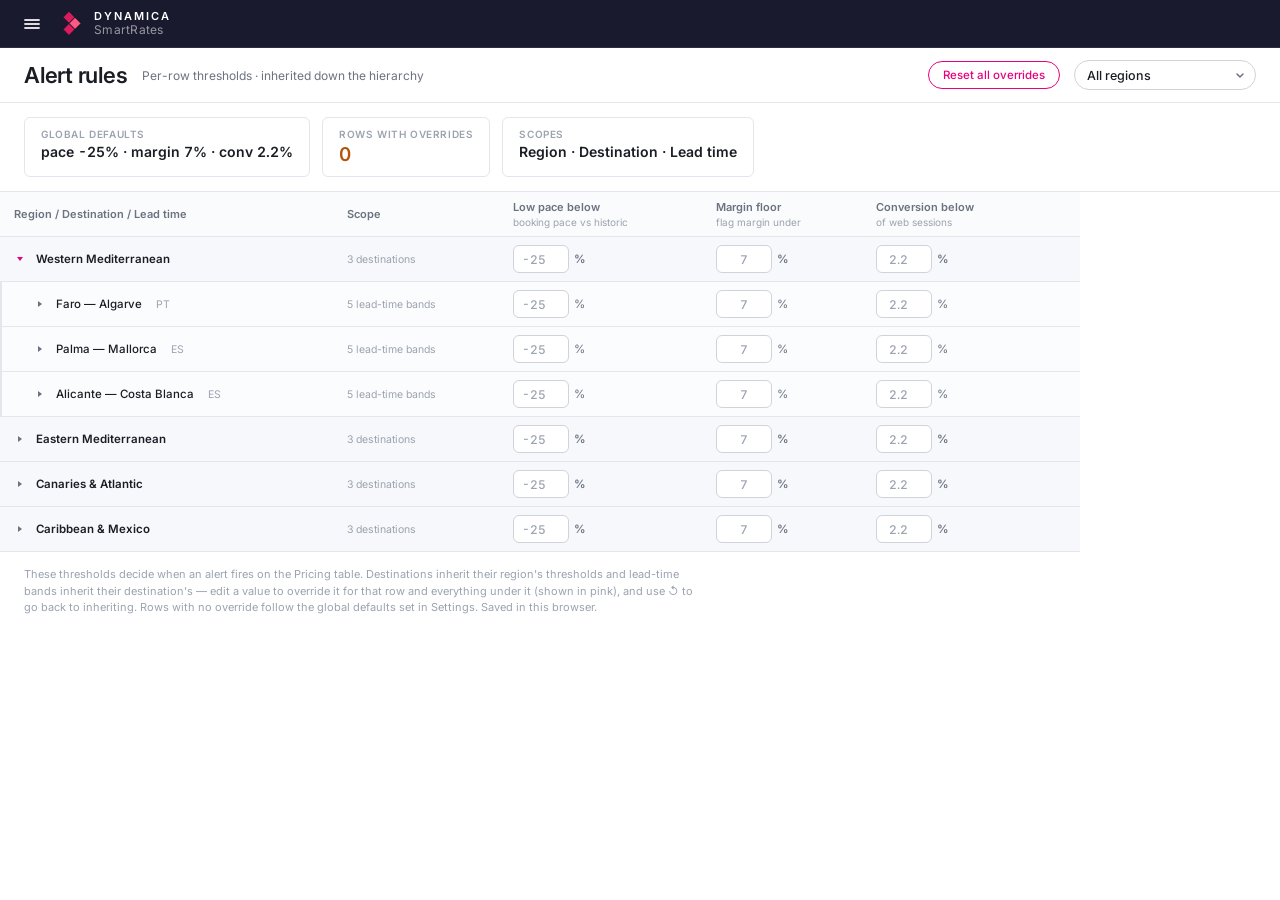
<file: alerts.html>
<!DOCTYPE html>
<html lang="en">
<head>
  <meta charset="UTF-8" />
  <meta name="viewport" content="width=device-width, initial-scale=1.0" />
  <title>Alert rules — Dynamica SmartRates</title>
  <link rel="stylesheet" href="styles.css" />
  <style>
    /* Autopilot — scoped to .ap- */
    [hidden] { display: none !important; }

    .ap-page {
      flex: 1;
      display: flex;
      flex-direction: column;
      overflow: hidden;
      background: var(--body-bg);
    }
    .ap-header-row {
      flex-shrink: 0;
      padding: 12px 24px;
      display: flex;
      align-items: center;
      gap: 14px;
      flex-wrap: wrap;
      background: var(--surface);
      border-bottom: 1px solid var(--border);
    }
    .ap-heading {
      font-family: 'Inter', sans-serif;
      font-size: 22px;
      font-weight: 600;
      color: var(--text-primary);
      letter-spacing: -0.01em;
      margin: 0;
    }
    .ap-master {
      display: inline-flex;
      align-items: center;
      gap: 8px;
      font-family: 'Inter', sans-serif;
      font-size: 12px;
      font-weight: 600;
      color: var(--text-secondary);
    }
    .ap-master .state-label { min-width: 24px; }
    .ap-master .state-label.on { color: #047857; }
    .ap-subtle { font-family:'Inter',sans-serif; font-size:12px; color:var(--text-secondary); }
    .ap-spacer { flex: 1; }
    .ap-reset-btn {
      font-family: 'Inter', sans-serif;
      font-size: 11.5px;
      font-weight: 500;
      color: var(--accent-text);
      background: none;
      border: 1px solid var(--accent);
      border-radius: 999px;
      padding: 6px 14px;
      cursor: pointer;
      transition: background .12s;
    }
    .ap-reset-btn:hover { background: rgba(232,0,125,0.08); }
    .ap-park-filter {
      font-family: 'Inter', sans-serif;
      font-size: 12.5px;
      font-weight: 500;
      color: var(--text-primary);
      background: var(--surface);
      border: 1px solid var(--border-mid);
      border-radius: 20px;
      height: 30px;
      padding: 0 28px 0 12px;
      appearance: none;
      -webkit-appearance: none;
      cursor: pointer;
      background-image: url("data:image/svg+xml;utf8,<svg xmlns='http://www.w3.org/2000/svg' width='10' height='10' viewBox='0 0 10 10'><path d='M2 4l3 3 3-3' stroke='%236b7280' stroke-width='1.5' fill='none' stroke-linecap='round' stroke-linejoin='round'/></svg>");
      background-repeat: no-repeat;
      background-position: right 10px center;
    }
    .ap-park-filter:hover { border-color: var(--accent); }

    /* KPI strip */
    .ap-kpis {
      flex-shrink: 0;
      display: flex;
      gap: 12px;
      flex-wrap: wrap;
      padding: 14px 24px;
      background: var(--surface);
      border-bottom: 1px solid var(--border);
    }
    .ap-kpi {
      border: 1px solid var(--border);
      border-radius: var(--radius);
      padding: 10px 16px;
      min-width: 150px;
      font-family: 'Inter', sans-serif;
    }
    .ap-kpi .label {
      font-size: 10px;
      font-weight: 600;
      text-transform: uppercase;
      letter-spacing: 0.06em;
      color: var(--text-muted);
    }
    .ap-kpi .value {
      font-size: 19px;
      font-weight: 600;
      color: var(--text-primary);
      font-variant-numeric: tabular-nums;
      margin-top: 3px;
    }
    .ap-kpi .value .unit { font-size: 12px; font-weight: 500; color: var(--text-secondary); margin-left: 4px; }
    .ap-kpi.k-auto   .value { color: #047857; }
    .ap-kpi.k-review .value { color: #b45309; }

    /* Table */
    .ap-table-wrap {
      flex: 1;
      overflow: auto;
      background: var(--surface);
    }
    table.ap-table {
      border-collapse: separate;
      border-spacing: 0;
      width: 100%;
      min-width: 720px;
      max-width: 1080px;
      font-family: 'Inter', sans-serif;
      font-size: 11.5px;
      background: var(--surface);
    }
    table.ap-table thead th {
      position: sticky;
      top: 0;
      z-index: 5;
      padding: 8px 14px;
      font-weight: 600;
      font-size: 11px;
      color: var(--text-secondary);
      background: #fafbfc;
      border-bottom: 1px solid var(--border);
      text-align: left;
      white-space: nowrap;
    }
    table.ap-table thead th .sub {
      display: block;
      font-weight: 400;
      color: var(--text-muted);
      font-size: 10px;
      margin-top: 2px;
    }
    table.ap-table tbody td {
      padding: 8px 14px;
      border-bottom: 1px solid var(--border);
      color: var(--text-primary);
      vertical-align: middle;
      white-space: nowrap;
      background: var(--surface);
    }
    table.ap-table tbody tr:hover td { background-color: var(--row-hover); }
    table.ap-table tbody tr.row-region td { background: #f6f8fc; font-weight: 600; }
    table.ap-table tbody tr.row-region:hover td { background: #eef2f8; }
    table.ap-table tbody tr.row-dest td { background: #fbfcfe; }
    table.ap-table tbody tr.row-dest:hover td { background: #f3f5f9; }
    table.ap-table tbody tr.row-region td.col-name { padding-left: 12px; }
    table.ap-table tbody tr.row-dest   td.col-name { padding-left: 32px; box-shadow: inset 2px 0 0 var(--border); }
    table.ap-table tbody tr.row-lead   td.col-name { padding-left: 54px; box-shadow: inset 2px 0 0 var(--border); }
    .lvl-region-name { font-weight: 600; color: var(--text-primary); }
    .lvl-dest-name   { font-weight: 500; color: var(--text-primary); }
    .lvl-lead-name   { font-weight: 400; color: var(--text-primary); }
    .leaf-bullet     { margin-right: 7px; color: var(--text-muted); }
    .lead-chip {
      display: inline-block; margin-left: 8px; padding: 1px 6px; border-radius: 999px;
      font-size: 10px; font-weight: 600; font-variant-numeric: tabular-nums;
      background: #eef2f7; color: #475569;
    }
    table.ap-table tbody tr.row-park td { background: #f6f8fc; font-weight: 600; }
    table.ap-table tbody tr.row-park:hover td { background: #eef2f8; }
    table.ap-table tbody tr.row-park td.col-name { padding-left: 12px; }
    table.ap-table tbody tr.row-week td.col-name { padding-left: 32px; box-shadow: inset 2px 0 0 var(--border); }

    .accordion-name {
      display: inline-flex;
      align-items: center;
      gap: 8px;
      cursor: pointer;
      user-select: none;
    }
    .accordion-chev {
      display: inline-flex;
      align-items: center;
      justify-content: center;
      width: 16px;
      height: 16px;
      border-radius: 4px;
      color: var(--text-secondary);
      transition: transform .15s ease, background .12s, color .12s;
    }
    .accordion-name:hover .accordion-chev { background: rgba(232,0,125,0.08); color: var(--accent-text); }
    .accordion-name.expanded .accordion-chev { transform: rotate(90deg); color: var(--accent-text); }
    .lvl-park-name { font-weight: 600; color: var(--text-primary); }
    .lvl-week-name { font-weight: 500; color: var(--text-primary); }
    .park-country {
      font-weight: 400;
      font-size: 10.5px;
      color: var(--text-muted);
      margin-left: 6px;
      letter-spacing: 0.02em;
    }
    .row-meta {
      color: var(--text-muted);
      font-weight: 400;
      font-size: 10.5px;
    }

    /* Per-row rule controls */
    .ap-rule-cell {
      display: inline-flex;
      align-items: center;
      gap: 5px;
      font-variant-numeric: tabular-nums;
    }
    .ap-rule-cell .pm, .ap-rule-cell .unit {
      font-size: 11.5px;
      color: var(--text-secondary);
    }
    input.ap-thresh {
      width: 56px;
      height: 28px;
      padding: 0 8px;
      border: 1px solid var(--border-mid);
      border-radius: var(--radius);
      font-family: 'Inter', sans-serif;
      font-size: 12px;
      font-weight: 500;
      color: var(--text-primary);
      text-align: right;
      font-variant-numeric: tabular-nums;
      background: var(--surface);
      transition: border-color .12s;
    }
    input.ap-thresh:hover { border-color: var(--accent); }
    input.ap-thresh:focus { outline: 1.5px solid var(--accent); outline-offset: -1px; border-color: var(--accent); }
    /* Inherited values read muted; explicit overrides read accented */
    input.ap-thresh.inherited { color: var(--text-muted); }
    input.ap-thresh.custom { border-color: var(--accent); color: var(--accent-text); font-weight: 600; }
    .ap-inherit-reset {
      display: inline-flex;
      align-items: center;
      justify-content: center;
      width: 20px;
      height: 20px;
      border: none;
      background: transparent;
      border-radius: 50%;
      color: var(--text-muted);
      cursor: pointer;
      padding: 0;
      font-size: 12px;
      line-height: 1;
      transition: color .12s, background .12s;
    }
    .ap-inherit-reset:hover { color: var(--accent-text); background: rgba(232,0,125,0.08); }
    .ap-inherit-reset[hidden] { display: none; }

    .ap-note {
      padding: 14px 24px 24px;
      font-family: 'Inter', sans-serif;
      font-size: 11px;
      color: var(--text-muted);
      line-height: 1.5;
      max-width: 720px;
    }
  </style>
</head>
<body>
<div class="app">

  <!-- ── Top Nav ── -->
  <nav class="topnav">
    <button class="burger-btn" type="button" aria-label="Open menu" aria-expanded="false" aria-controls="appDrawer">
      <svg width="20" height="20" viewBox="0 0 20 20" fill="none" stroke="currentColor" stroke-width="1.8" stroke-linecap="round" aria-hidden="true">
        <line x1="3" y1="6"  x2="17" y2="6"/>
        <line x1="3" y1="10" x2="17" y2="10"/>
        <line x1="3" y1="14" x2="17" y2="14"/>
      </svg>
    </button>
    <a href="index.html" style="display:flex;align-items:center;gap:8px;margin-right:32px;text-decoration:none;flex-shrink:0;">
      <img src="engine_logo (2).png" style="height:28px;width:auto;display:block;" alt="Dynamica SmartRates">
      <div style="display:flex;flex-direction:column;line-height:1;gap:2px;">
        <span style="font-family:'Inter',sans-serif;font-size:11px;font-weight:600;letter-spacing:0.18em;color:#ffffff;text-transform:uppercase;">DYNAMICA</span>
        <span style="font-family:'Inter',sans-serif;font-size:12px;font-weight:400;letter-spacing:0.02em;color:rgba(255,255,255,0.55);">SmartRates</span>
      </div>
    </a>
  </nav>

  <main class="ap-page">

    <div class="ap-header-row">
      <h1 class="ap-heading">Alert rules</h1>
      <span class="ap-subtle">Per-row thresholds · inherited down the hierarchy</span>
      <div class="ap-spacer"></div>
      <button class="ap-reset-btn" type="button" id="apRulesReset">Reset all overrides</button>
      <select class="ap-park-filter" id="apParkFilter" aria-label="Filter by region">
        <option value="">All regions</option>
      </select>
    </div>

    <div class="ap-kpis" id="apKpis"></div>

    <div class="ap-table-wrap">
      <table class="ap-table">
        <thead>
          <tr>
            <th>Region / Destination / Lead time</th>
            <th>Scope</th>
            <th>Low pace below<span class="sub">booking pace vs historic</span></th>
            <th>Margin floor<span class="sub">flag margin under</span></th>
            <th>Conversion below<span class="sub">of web sessions</span></th>
            <th></th>
          </tr>
        </thead>
        <tbody id="apBody"></tbody>
      </table>
      <div class="ap-note">
        These thresholds decide when an alert fires on the Pricing table. Destinations inherit their
        region's thresholds and lead-time bands inherit their destination's — edit a value to override it for
        that row and everything under it (shown in pink), and use ↺ to go back to inheriting. Rows with
        no override follow the global defaults set in Settings. Saved in this browser.
      </div>
    </div>

  </main>
</div>

<!-- ── Slide-out drawer ── -->
<div class="drawer-backdrop"></div>
<aside class="drawer" id="appDrawer" aria-label="Main menu">
  <div class="drawer-header">
    <img src="engine_logo (2).png" alt="Dynamica">
    <div class="drawer-brand">
      <span class="wordmark">DYNAMICA</span>
      <span class="sub">SmartRates</span>
    </div>
    <button class="drawer-close" type="button" aria-label="Close menu">
      <svg width="18" height="18" viewBox="0 0 18 18" fill="none" stroke="currentColor" stroke-width="1.8" stroke-linecap="round" aria-hidden="true">
        <line x1="4"  y1="4"  x2="14" y2="14"/>
        <line x1="14" y1="4"  x2="4"  y2="14"/>
      </svg>
    </button>
  </div>
  <nav>
    <ul class="drawer-menu">
      <li>
        <a href="index.html" class="drawer-item">
          <span class="drawer-icon">
            <svg width="18" height="18" viewBox="0 0 18 18" fill="none" stroke="currentColor" stroke-width="1.6" stroke-linecap="round" stroke-linejoin="round" aria-hidden="true">
              <rect x="2.5"  y="9"  width="3" height="6"  rx="0.8"/>
              <rect x="7.5"  y="5"  width="3" height="10" rx="0.8"/>
              <rect x="12.5" y="2"  width="3" height="13" rx="0.8"/>
            </svg>
          </span>
          Pricing
        </a>
      </li>
      <li>
        <a href="autopilot.html" class="drawer-item">
          <span class="drawer-icon">
            <svg width="18" height="18" viewBox="0 0 18 18" fill="none" stroke="currentColor" stroke-width="1.6" stroke-linecap="round" stroke-linejoin="round" aria-hidden="true">
              <path d="M9 1.8 L10.6 6.2 L15.4 6.2 L11.5 9.1 L13 13.8 L9 11 L5 13.8 L6.5 9.1 L2.6 6.2 L7.4 6.2 Z"/>
            </svg>
          </span>
          Autopilot
        </a>
      </li>
      <li>
        <a href="package-rules.html" class="drawer-item">
          <span class="drawer-icon">
            <svg width="18" height="18" viewBox="0 0 18 18" fill="none" stroke="currentColor" stroke-width="1.6" stroke-linecap="round" stroke-linejoin="round" aria-hidden="true">
              <polygon points="9,1.8 15.5,5 15.5,12 9,15.2 2.5,12 2.5,5"/>
              <polyline points="2.5,5 9,8.4 15.5,5"/><line x1="9" y1="8.4" x2="9" y2="15.2"/>
            </svg>
          </span>
          Margin rules
        </a>
      </li>
      <li>
        <a href="alerts.html" class="drawer-item active">
          <span class="drawer-icon">
            <svg width="18" height="18" viewBox="0 0 18 18" fill="none" stroke="currentColor" stroke-width="1.6" stroke-linecap="round" stroke-linejoin="round" aria-hidden="true">
              <path d="M9 2.2a4.2 4.2 0 0 0-4.2 4.2c0 3.2-1.3 4.3-1.3 4.3h11a5.6 5.6 0 0 1-1.3-4.3A4.2 4.2 0 0 0 9 2.2z"/>
              <path d="M7.6 13.4a1.6 1.6 0 0 0 2.8 0"/>
            </svg>
          </span>
          Alert rules
        </a>
      </li>
      <li>
        <a href="settings.html" class="drawer-item">
          <span class="drawer-icon">
            <svg width="18" height="18" viewBox="0 0 18 18" fill="none" stroke="currentColor" stroke-width="1.5" stroke-linecap="round" stroke-linejoin="round" aria-hidden="true">
              <circle cx="9" cy="9" r="2.2"/>
              <path d="M9 1.6v1.7M9 14.7v1.7M16.4 9h-1.7M3.3 9H1.6M14.2 3.8l-1.2 1.2M5 13l-1.2 1.2M14.2 14.2L13 13M5 5L3.8 3.8"/>
            </svg>
          </span>
          Settings
        </a>
      </li>
      <li>
        <button class="drawer-item drawer-logout" type="button">
          <span class="drawer-icon">
            <svg width="18" height="18" viewBox="0 0 18 18" fill="none" stroke="currentColor" stroke-width="1.6" stroke-linecap="round" stroke-linejoin="round" aria-hidden="true">
              <path d="M11 13v1.2A1.3 1.3 0 0 1 9.7 15.5h-5.2A1.3 1.3 0 0 1 3.2 14.2V3.8A1.3 1.3 0 0 1 4.5 2.5h5.2A1.3 1.3 0 0 1 11 3.8V5"/>
              <path d="M7.5 9h8.4"/>
              <path d="M13.4 6.5L15.9 9 13.4 11.5"/>
            </svg>
          </span>
          Log out
        </button>
      </li>
    </ul>
  </nav>
</aside>
<div class="logout-overlay" aria-hidden="true">
  <div class="logout-spinner"></div>
</div>

<div class="app-toast" id="appToast" role="status" aria-live="polite"></div>

<script src="app.js"></script>
<script>
(function () {
  // Same bands as the Pricing table, so a row here maps to a row there.
  const LEAD_BANDS = [
    { id:'w1', label:'Within 7 days',      short:'≤ 7d'    },
    { id:'w2', label:'8–30 days',          short:'8–30d'   },
    { id:'w3', label:'31–90 days',         short:'31–90d'  },
    { id:'w4', label:'91–180 days',        short:'91–180d' },
    { id:'w5', label:'More than 180 days', short:'180d +'  },
  ];
  const REGIONS = [
    { id:'wmed', name:'Western Mediterranean', dests:[
      { id:'faro', name:'Faro — Algarve', country:'PT' },
      { id:'palma', name:'Palma — Mallorca', country:'ES' },
      { id:'alicante', name:'Alicante — Costa Blanca', country:'ES' } ] },
    { id:'emed', name:'Eastern Mediterranean', dests:[
      { id:'heraklion', name:'Heraklion — Crete', country:'GR' },
      { id:'antalya', name:'Antalya — Turkey', country:'TR' },
      { id:'paphos', name:'Paphos — Cyprus', country:'CY' } ] },
    { id:'atlantic', name:'Canaries & Atlantic', dests:[
      { id:'tenerife', name:'Tenerife South', country:'ES' },
      { id:'lanzarote', name:'Lanzarote — Arrecife', country:'ES' },
      { id:'funchal', name:'Funchal — Madeira', country:'PT' } ] },
    { id:'caribbean', name:'Caribbean & Mexico', dests:[
      { id:'cancun', name:'Cancún — Mexico', country:'MX' },
      { id:'puntacana', name:'Punta Cana — Dominican Rep.', country:'DO' },
      { id:'montego', name:'Montego Bay — Jamaica', country:'JM' } ] },
  ];

  // Global defaults come from Settings; per-row overrides live here.
  const GLOBAL_KEY = 'dynamica.smartrates.alerts';
  const RULES_KEY  = 'dynamica.smartrates.alertRules';
  const FALLBACK = { lowPace: -25, marginFloor: 7, conversion: 2.2 };
  function globalDefaults(){
    const out = Object.assign({}, FALLBACK);
    try{
      const raw = localStorage.getItem(GLOBAL_KEY); if(!raw) return out;
      const p = JSON.parse(raw);
      ['lowPace','marginFloor','conversion'].forEach(k=>{
        if(p[k] && typeof p[k].threshold === 'number') out[k] = p[k].threshold;
      });
      return out;
    }catch(e){ return out; }
  }
  const DEFAULTS = globalDefaults();
  function loadOverrides(){
    try{ return JSON.parse(localStorage.getItem(RULES_KEY) || '{}'); }catch(e){ return {}; }
  }
  let overrides = pruneStaleScopes(loadOverrides());

  // The third level used to be a gateway. Any override still keyed by one can
  // never resolve, so drop it rather than let it inflate the override count.
  function pruneStaleScopes(o){
    const valid = new Set(LEAD_BANDS.map(b=>b.id));
    let changed = false;
    Object.keys(o).forEach(k=>{
      const parts = k.split('|');
      if (parts.length === 3 && !valid.has(parts[2])) { delete o[k]; changed = true; }
    });
    if (changed) localStorage.setItem(RULES_KEY, JSON.stringify(o));
    return o;
  }
  function save(){ localStorage.setItem(RULES_KEY, JSON.stringify(overrides)); }
  function ovr(scope){ return overrides[scope] || {}; }

  const FIELDS = [
    { key:'lowPace',     min:-60, max:0,   step:1,   unit:'%' },
    { key:'marginFloor', min:0,   max:60,  step:0.5, unit:'%' },
    { key:'conversion',  min:0,   max:15,  step:0.1, unit:'%' },
  ];

  function effective(regionId, destId, bandId){
    const r=ovr(regionId);
    const d=destId?ovr(regionId+'|'+destId):{};
    const b=(destId&&bandId)?ovr(regionId+'|'+destId+'|'+bandId):{};
    const out={};
    FIELDS.forEach(f=>{
      const v = b[f.key]!=null?b[f.key] : (d[f.key]!=null?d[f.key] : (r[f.key]!=null?r[f.key] : DEFAULTS[f.key]));
      const own = bandId ? b[f.key]!=null : (destId ? d[f.key]!=null : r[f.key]!=null);
      out[f.key]={ value:v, own };
    });
    return out;
  }

  function threshCell(scope, f, st){
    return '<span class="ap-rule-cell">'+
      '<input type="number" class="ap-thresh '+(st.own?'custom':'inherited')+'" data-scope="'+scope+
      '" data-rule="'+f.key+'" min="'+f.min+'" max="'+f.max+'" step="'+f.step+'" value="'+st.value+'">'+
      '<span class="unit">'+f.unit+'</span></span>';
  }
  function resetCell(scope){
    const has=Object.keys(ovr(scope)).length>0;
    return '<button class="ap-inherit-reset" data-scope="'+scope+'" title="Reset to inherited thresholds"'+
      (has?'':' hidden')+' aria-label="Reset row thresholds">↺</button>';
  }

  const expanded={regions:new Set(['wmed']), dests:new Set()};
  let regionFilter='';
  const chev='<svg width="10" height="10" viewBox="0 0 10 10" fill="currentColor" aria-hidden="true"><polygon points="3,2 7,5 3,8"/></svg>';
  const esc=s=>String(s).replace(/[&<>"']/g,m=>({'&':'&amp;','<':'&lt;','>':'&gt;','"':'&quot;',"'":'&#39;'}[m]));

  function rowCells(scope, eff){
    return FIELDS.map(f=>'<td>'+threshCell(scope,f,eff[f.key])+'</td>').join('');
  }

  function render(){
    const out=[]; let overrideCount=0;
    Object.keys(overrides).forEach(k=>{ if(Object.keys(overrides[k]).length) overrideCount++; });
    const regions=REGIONS.filter(r=>!regionFilter||r.id===regionFilter);

    regions.forEach(region=>{
      const rOpen=expanded.regions.has(region.id);
      out.push(
        '<tr class="row-region" data-region="'+region.id+'">'+
          '<td class="col-name"><span class="accordion-name '+(rOpen?'expanded':'')+'" role="button" tabindex="0" data-toggle="region" aria-expanded="'+rOpen+'">'+
            '<span class="accordion-chev">'+chev+'</span><span class="lvl-region-name">'+esc(region.name)+'</span></span></td>'+
          '<td><span class="row-meta">'+region.dests.length+' destinations</span></td>'+
          rowCells(region.id, effective(region.id,null,null))+
          '<td>'+resetCell(region.id)+'</td>'+
        '</tr>');
      if(!rOpen) return;

      region.dests.forEach(dest=>{
        const dScope=region.id+'|'+dest.id;
        const dOpen=expanded.dests.has(dScope);
        out.push(
          '<tr class="row-dest" data-region="'+region.id+'" data-dest="'+dest.id+'">'+
            '<td class="col-name"><span class="accordion-name lvl-2 '+(dOpen?'expanded':'')+'" role="button" tabindex="0" data-toggle="dest" aria-expanded="'+dOpen+'">'+
              '<span class="accordion-chev">'+chev+'</span><span class="lvl-dest-name">'+esc(dest.name)+'</span>'+
              '<span class="park-country">'+dest.country+'</span></span></td>'+
            '<td><span class="row-meta">'+LEAD_BANDS.length+' lead-time bands</span></td>'+
            rowCells(dScope, effective(region.id,dest.id,null))+
            '<td>'+resetCell(dScope)+'</td>'+
          '</tr>');
        if(!dOpen) return;
        LEAD_BANDS.forEach(b=>{
          const bScope=dScope+'|'+b.id;
          out.push(
            '<tr class="row-lead">'+
              '<td class="col-name"><span class="leaf-bullet" aria-hidden="true">•</span>'+
                '<span class="lvl-lead-name">'+esc(b.label)+'</span>'+
                '<span class="lead-chip">'+esc(b.short)+'</span></td>'+
              '<td><span class="row-meta">lead time</span></td>'+
              rowCells(bScope, effective(region.id,dest.id,b.id))+
              '<td>'+resetCell(bScope)+'</td>'+
            '</tr>');
        });
      });
    });

    document.getElementById('apBody').innerHTML = out.length ? out.join('')
      : '<tr><td colspan="6" style="text-align:center;font-style:italic;color:var(--text-muted);padding:32px;">No matching regions.</td></tr>';

    document.getElementById('apKpis').innerHTML =
      '<div class="ap-kpi"><div class="label">Global defaults</div><div class="value" style="font-size:14px;">'+
        'pace ' + DEFAULTS.lowPace + '% · margin ' + DEFAULTS.marginFloor + '% · conv ' + DEFAULTS.conversion + '%</div></div>'+
      '<div class="ap-kpi k-review"><div class="label">Rows with overrides</div><div class="value">'+overrideCount+'</div></div>'+
      '<div class="ap-kpi"><div class="label">Scopes</div><div class="value" style="font-size:14px;">Region · Destination · Lead time</div></div>';
  }

  const bodyEl=document.getElementById('apBody');
  bodyEl.addEventListener('click', e=>{
    const reset=e.target.closest('.ap-inherit-reset');
    if(reset){ delete overrides[reset.dataset.scope]; save(); render(); return; }
    const rt=e.target.closest('[data-toggle="region"]');
    if(rt){ const k=rt.closest('tr').dataset.region;
      if(expanded.regions.has(k)) expanded.regions.delete(k); else expanded.regions.add(k);
      render(); return; }
    const dt=e.target.closest('[data-toggle="dest"]');
    if(dt){ const tr=dt.closest('tr'); const k=tr.dataset.region+'|'+tr.dataset.dest;
      if(expanded.dests.has(k)) expanded.dests.delete(k); else expanded.dests.add(k);
      render(); }
  });
  bodyEl.addEventListener('keydown', e=>{
    if(e.key==='Enter'&&e.target.classList.contains('ap-thresh')){ e.target.blur(); return; }
    if(e.key!=='Enter'&&e.key!==' ') return;
    const t=e.target.closest('[data-toggle]'); if(!t) return;
    e.preventDefault(); t.click();
  });
  bodyEl.addEventListener('change', e=>{
    const el=e.target; const scope=el.dataset.scope; const rule=el.dataset.rule;
    if(!scope||!rule) return;
    const f=FIELDS.find(x=>x.key===rule); if(!f) return;
    const o=overrides[scope]||(overrides[scope]={});
    const n=parseFloat(el.value);
    if(isNaN(n)) delete o[rule]; else o[rule]=Math.max(f.min,Math.min(f.max,n));
    if(!Object.keys(o).length) delete overrides[scope];
    save(); render();
  });

  document.getElementById('apRulesReset').addEventListener('click',()=>{
    overrides={}; save(); render();
  });
  const sel=document.getElementById('apParkFilter');
  REGIONS.forEach(r=>{ const o=document.createElement('option'); o.value=r.id; o.textContent=r.name; sel.appendChild(o); });
  sel.addEventListener('change',()=>{ regionFilter=sel.value; if(regionFilter) expanded.regions.add(regionFilter); render(); });

  render();
})();
</script>

</body>
</html>
</file>
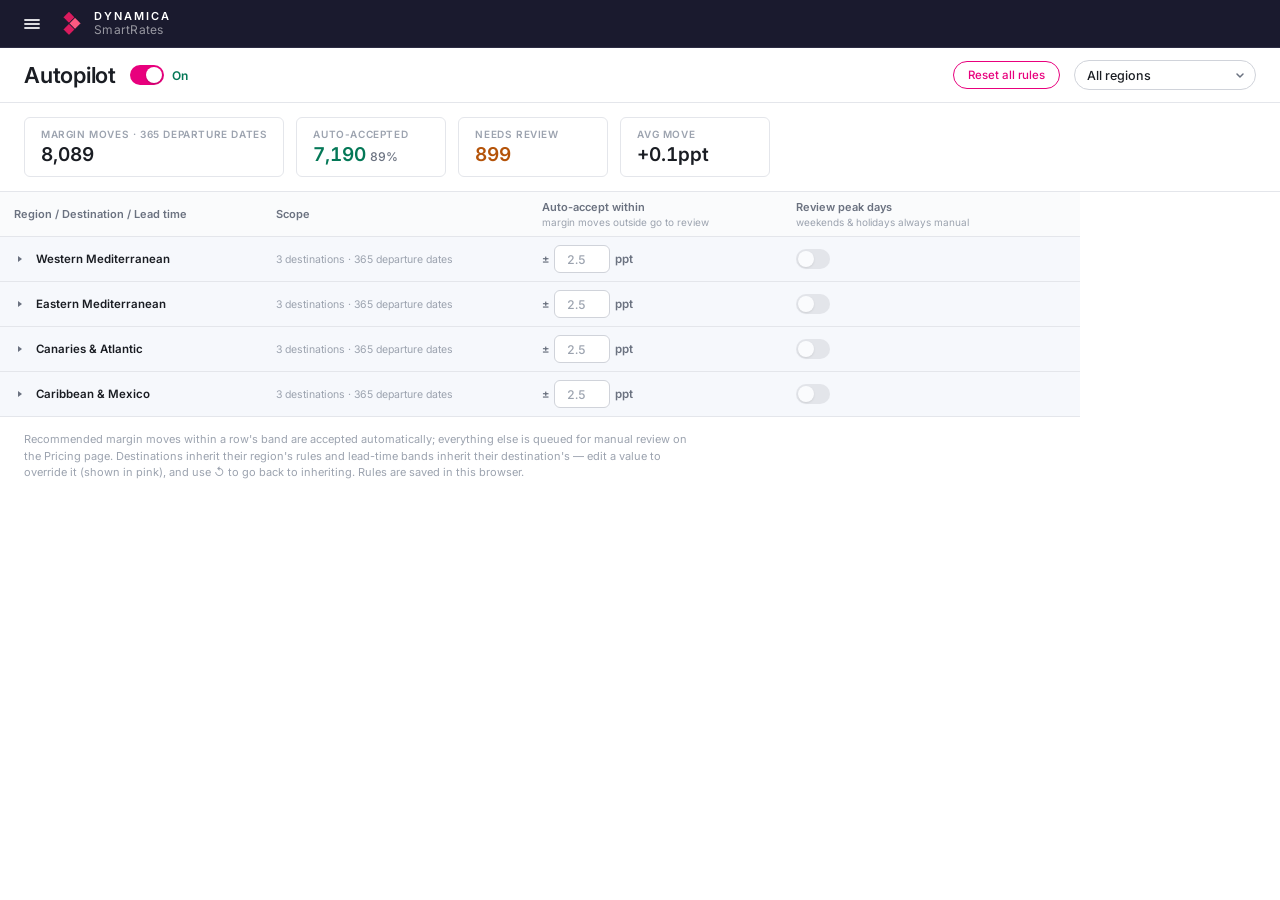
<file: autopilot.html>
<!DOCTYPE html>
<html lang="en">
<head>
  <meta charset="UTF-8" />
  <meta name="viewport" content="width=device-width, initial-scale=1.0" />
  <title>Autopilot — Dynamica SmartRates</title>
  <link rel="stylesheet" href="styles.css" />
  <style>
    /* Autopilot — scoped to .ap- */
    [hidden] { display: none !important; }

    .ap-page {
      flex: 1;
      display: flex;
      flex-direction: column;
      overflow: hidden;
      background: var(--body-bg);
    }
    .ap-header-row {
      flex-shrink: 0;
      padding: 12px 24px;
      display: flex;
      align-items: center;
      gap: 14px;
      flex-wrap: wrap;
      background: var(--surface);
      border-bottom: 1px solid var(--border);
    }
    .ap-heading {
      font-family: 'Inter', sans-serif;
      font-size: 22px;
      font-weight: 600;
      color: var(--text-primary);
      letter-spacing: -0.01em;
      margin: 0;
    }
    .ap-master {
      display: inline-flex;
      align-items: center;
      gap: 8px;
      font-family: 'Inter', sans-serif;
      font-size: 12px;
      font-weight: 600;
      color: var(--text-secondary);
    }
    .ap-master .state-label { min-width: 24px; }
    .ap-master .state-label.on { color: #047857; }
    .ap-spacer { flex: 1; }
    .ap-reset-btn {
      font-family: 'Inter', sans-serif;
      font-size: 11.5px;
      font-weight: 500;
      color: var(--accent-text);
      background: none;
      border: 1px solid var(--accent);
      border-radius: 999px;
      padding: 6px 14px;
      cursor: pointer;
      transition: background .12s;
    }
    .ap-reset-btn:hover { background: rgba(232,0,125,0.08); }
    .ap-park-filter {
      font-family: 'Inter', sans-serif;
      font-size: 12.5px;
      font-weight: 500;
      color: var(--text-primary);
      background: var(--surface);
      border: 1px solid var(--border-mid);
      border-radius: 20px;
      height: 30px;
      padding: 0 28px 0 12px;
      appearance: none;
      -webkit-appearance: none;
      cursor: pointer;
      background-image: url("data:image/svg+xml;utf8,<svg xmlns='http://www.w3.org/2000/svg' width='10' height='10' viewBox='0 0 10 10'><path d='M2 4l3 3 3-3' stroke='%236b7280' stroke-width='1.5' fill='none' stroke-linecap='round' stroke-linejoin='round'/></svg>");
      background-repeat: no-repeat;
      background-position: right 10px center;
    }
    .ap-park-filter:hover { border-color: var(--accent); }

    /* KPI strip */
    .ap-kpis {
      flex-shrink: 0;
      display: flex;
      gap: 12px;
      flex-wrap: wrap;
      padding: 14px 24px;
      background: var(--surface);
      border-bottom: 1px solid var(--border);
    }
    .ap-kpi {
      border: 1px solid var(--border);
      border-radius: var(--radius);
      padding: 10px 16px;
      min-width: 150px;
      font-family: 'Inter', sans-serif;
    }
    .ap-kpi .label {
      font-size: 10px;
      font-weight: 600;
      text-transform: uppercase;
      letter-spacing: 0.06em;
      color: var(--text-muted);
    }
    .ap-kpi .value {
      font-size: 19px;
      font-weight: 600;
      color: var(--text-primary);
      font-variant-numeric: tabular-nums;
      margin-top: 3px;
    }
    .ap-kpi .value .unit { font-size: 12px; font-weight: 500; color: var(--text-secondary); margin-left: 4px; }
    .ap-kpi.k-auto   .value { color: #047857; }
    .ap-kpi.k-review .value { color: #b45309; }

    /* Table */
    .ap-table-wrap {
      flex: 1;
      overflow: auto;
      background: var(--surface);
    }
    table.ap-table {
      border-collapse: separate;
      border-spacing: 0;
      width: 100%;
      min-width: 720px;
      max-width: 1080px;
      font-family: 'Inter', sans-serif;
      font-size: 11.5px;
      background: var(--surface);
    }
    table.ap-table thead th {
      position: sticky;
      top: 0;
      z-index: 5;
      padding: 8px 14px;
      font-weight: 600;
      font-size: 11px;
      color: var(--text-secondary);
      background: #fafbfc;
      border-bottom: 1px solid var(--border);
      text-align: left;
      white-space: nowrap;
    }
    table.ap-table thead th .sub {
      display: block;
      font-weight: 400;
      color: var(--text-muted);
      font-size: 10px;
      margin-top: 2px;
    }
    table.ap-table tbody td {
      padding: 8px 14px;
      border-bottom: 1px solid var(--border);
      color: var(--text-primary);
      vertical-align: middle;
      white-space: nowrap;
      background: var(--surface);
    }
    table.ap-table tbody tr:hover td { background-color: var(--row-hover); }
    table.ap-table tbody tr.row-region td { background: #f6f8fc; font-weight: 600; }
    table.ap-table tbody tr.row-region:hover td { background: #eef2f8; }
    table.ap-table tbody tr.row-dest td { background: #fbfcfe; }
    table.ap-table tbody tr.row-dest:hover td { background: #f3f5f9; }
    table.ap-table tbody tr.row-region td.col-name { padding-left: 12px; }
    table.ap-table tbody tr.row-dest   td.col-name { padding-left: 32px; box-shadow: inset 2px 0 0 var(--border); }
    table.ap-table tbody tr.row-lead   td.col-name { padding-left: 54px; box-shadow: inset 2px 0 0 var(--border); }
    .lvl-region-name { font-weight: 600; color: var(--text-primary); }
    .lvl-dest-name   { font-weight: 500; color: var(--text-primary); }
    .lvl-lead-name   { font-weight: 400; color: var(--text-primary); }
    .leaf-bullet     { margin-right: 7px; color: var(--text-muted); }
    .lead-chip {
      display: inline-block; margin-left: 8px; padding: 1px 6px; border-radius: 999px;
      font-size: 10px; font-weight: 600; font-variant-numeric: tabular-nums;
      background: #eef2f7; color: #475569;
    }
    table.ap-table tbody tr.row-park td { background: #f6f8fc; font-weight: 600; }
    table.ap-table tbody tr.row-park:hover td { background: #eef2f8; }
    table.ap-table tbody tr.row-park td.col-name { padding-left: 12px; }
    table.ap-table tbody tr.row-week td.col-name { padding-left: 32px; box-shadow: inset 2px 0 0 var(--border); }

    .accordion-name {
      display: inline-flex;
      align-items: center;
      gap: 8px;
      cursor: pointer;
      user-select: none;
    }
    .accordion-chev {
      display: inline-flex;
      align-items: center;
      justify-content: center;
      width: 16px;
      height: 16px;
      border-radius: 4px;
      color: var(--text-secondary);
      transition: transform .15s ease, background .12s, color .12s;
    }
    .accordion-name:hover .accordion-chev { background: rgba(232,0,125,0.08); color: var(--accent-text); }
    .accordion-name.expanded .accordion-chev { transform: rotate(90deg); color: var(--accent-text); }
    .lvl-park-name { font-weight: 600; color: var(--text-primary); }
    .lvl-week-name { font-weight: 500; color: var(--text-primary); }
    .park-country {
      font-weight: 400;
      font-size: 10.5px;
      color: var(--text-muted);
      margin-left: 6px;
      letter-spacing: 0.02em;
    }
    .row-meta {
      color: var(--text-muted);
      font-weight: 400;
      font-size: 10.5px;
    }

    /* Per-row rule controls */
    .ap-rule-cell {
      display: inline-flex;
      align-items: center;
      gap: 5px;
      font-variant-numeric: tabular-nums;
    }
    .ap-rule-cell .pm, .ap-rule-cell .unit {
      font-size: 11.5px;
      color: var(--text-secondary);
    }
    input.ap-thresh {
      width: 56px;
      height: 28px;
      padding: 0 8px;
      border: 1px solid var(--border-mid);
      border-radius: var(--radius);
      font-family: 'Inter', sans-serif;
      font-size: 12px;
      font-weight: 500;
      color: var(--text-primary);
      text-align: right;
      font-variant-numeric: tabular-nums;
      background: var(--surface);
      transition: border-color .12s;
    }
    input.ap-thresh:hover { border-color: var(--accent); }
    input.ap-thresh:focus { outline: 1.5px solid var(--accent); outline-offset: -1px; border-color: var(--accent); }
    /* Inherited values read muted; explicit overrides read accented */
    input.ap-thresh.inherited { color: var(--text-muted); }
    input.ap-thresh.custom { border-color: var(--accent); color: var(--accent-text); font-weight: 600; }
    .ap-inherit-reset {
      display: inline-flex;
      align-items: center;
      justify-content: center;
      width: 20px;
      height: 20px;
      border: none;
      background: transparent;
      border-radius: 50%;
      color: var(--text-muted);
      cursor: pointer;
      padding: 0;
      font-size: 12px;
      line-height: 1;
      transition: color .12s, background .12s;
    }
    .ap-inherit-reset:hover { color: var(--accent-text); background: rgba(232,0,125,0.08); }
    .ap-inherit-reset[hidden] { display: none; }

    .ap-note {
      padding: 14px 24px 24px;
      font-family: 'Inter', sans-serif;
      font-size: 11px;
      color: var(--text-muted);
      line-height: 1.5;
      max-width: 720px;
    }
  </style>
</head>
<body>
<div class="app">

  <!-- ── Top Nav ── -->
  <nav class="topnav">
    <button class="burger-btn" type="button" aria-label="Open menu" aria-expanded="false" aria-controls="appDrawer">
      <svg width="20" height="20" viewBox="0 0 20 20" fill="none" stroke="currentColor" stroke-width="1.8" stroke-linecap="round" aria-hidden="true">
        <line x1="3" y1="6"  x2="17" y2="6"/>
        <line x1="3" y1="10" x2="17" y2="10"/>
        <line x1="3" y1="14" x2="17" y2="14"/>
      </svg>
    </button>
    <a href="index.html" style="display:flex;align-items:center;gap:8px;margin-right:32px;text-decoration:none;flex-shrink:0;">
      <img src="engine_logo (2).png" style="height:28px;width:auto;display:block;" alt="Dynamica SmartRates">
      <div style="display:flex;flex-direction:column;line-height:1;gap:2px;">
        <span style="font-family:'Inter',sans-serif;font-size:11px;font-weight:600;letter-spacing:0.18em;color:#ffffff;text-transform:uppercase;">DYNAMICA</span>
        <span style="font-family:'Inter',sans-serif;font-size:12px;font-weight:400;letter-spacing:0.02em;color:rgba(255,255,255,0.55);">SmartRates</span>
      </div>
    </a>
  </nav>

  <main class="ap-page">

    <div class="ap-header-row">
      <h1 class="ap-heading">Autopilot</h1>
      <div class="ap-master">
        <label class="switch">
          <input type="checkbox" id="apEnabled" checked />
          <span class="switch-track"><span class="switch-thumb"></span></span>
        </label>
        <span class="state-label on" id="apEnabledLabel">On</span>
      </div>
      <div class="ap-spacer"></div>
      <button class="ap-reset-btn" type="button" id="apRulesReset">Reset all rules</button>
      <select class="ap-park-filter" id="apParkFilter" aria-label="Filter by region">
        <option value="">All regions</option>
      </select>
    </div>

    <div class="ap-kpis" id="apKpis"></div>

    <div class="ap-table-wrap">
      <table class="ap-table">
        <thead>
          <tr>
            <th>Region / Destination / Lead time</th>
            <th>Scope</th>
            <th>Auto-accept within<span class="sub">margin moves outside go to review</span></th>
            <th>Review peak days<span class="sub">weekends &amp; holidays always manual</span></th>
            <th></th>
          </tr>
        </thead>
        <tbody id="apBody"></tbody>
      </table>
      <div class="ap-note">
        Recommended margin moves within a row's band are accepted automatically; everything else is
        queued for manual review on the Pricing page. Destinations inherit their region's rules and
        lead-time bands inherit their destination's — edit a value to override it (shown in pink), and use ↺
        to go back to inheriting. Rules are saved in this browser.
      </div>
    </div>

  </main>
</div>

<!-- ── Slide-out drawer ── -->
<div class="drawer-backdrop"></div>
<aside class="drawer" id="appDrawer" aria-label="Main menu">
  <div class="drawer-header">
    <img src="engine_logo (2).png" alt="Dynamica">
    <div class="drawer-brand">
      <span class="wordmark">DYNAMICA</span>
      <span class="sub">SmartRates</span>
    </div>
    <button class="drawer-close" type="button" aria-label="Close menu">
      <svg width="18" height="18" viewBox="0 0 18 18" fill="none" stroke="currentColor" stroke-width="1.8" stroke-linecap="round" aria-hidden="true">
        <line x1="4"  y1="4"  x2="14" y2="14"/>
        <line x1="14" y1="4"  x2="4"  y2="14"/>
      </svg>
    </button>
  </div>
  <nav>
    <ul class="drawer-menu">
      <li>
        <a href="index.html" class="drawer-item">
          <span class="drawer-icon">
            <svg width="18" height="18" viewBox="0 0 18 18" fill="none" stroke="currentColor" stroke-width="1.6" stroke-linecap="round" stroke-linejoin="round" aria-hidden="true">
              <rect x="2.5"  y="9"  width="3" height="6"  rx="0.8"/>
              <rect x="7.5"  y="5"  width="3" height="10" rx="0.8"/>
              <rect x="12.5" y="2"  width="3" height="13" rx="0.8"/>
            </svg>
          </span>
          Pricing
        </a>
      </li>
      <li>
        <a href="autopilot.html" class="drawer-item active">
          <span class="drawer-icon">
            <svg width="18" height="18" viewBox="0 0 18 18" fill="none" stroke="currentColor" stroke-width="1.6" stroke-linecap="round" stroke-linejoin="round" aria-hidden="true">
              <path d="M9 1.8 L10.6 6.2 L15.4 6.2 L11.5 9.1 L13 13.8 L9 11 L5 13.8 L6.5 9.1 L2.6 6.2 L7.4 6.2 Z"/>
            </svg>
          </span>
          Autopilot
        </a>
      </li>
      <li>
        <a href="package-rules.html" class="drawer-item">
          <span class="drawer-icon">
            <svg width="18" height="18" viewBox="0 0 18 18" fill="none" stroke="currentColor" stroke-width="1.6" stroke-linecap="round" stroke-linejoin="round" aria-hidden="true">
              <polygon points="9,1.8 15.5,5 15.5,12 9,15.2 2.5,12 2.5,5"/>
              <polyline points="2.5,5 9,8.4 15.5,5"/><line x1="9" y1="8.4" x2="9" y2="15.2"/>
            </svg>
          </span>
          Margin rules
        </a>
      </li>
      <li>
        <a href="alerts.html" class="drawer-item">
          <span class="drawer-icon">
            <svg width="18" height="18" viewBox="0 0 18 18" fill="none" stroke="currentColor" stroke-width="1.6" stroke-linecap="round" stroke-linejoin="round" aria-hidden="true">
              <path d="M9 2.2a4.2 4.2 0 0 0-4.2 4.2c0 3.2-1.3 4.3-1.3 4.3h11a5.6 5.6 0 0 1-1.3-4.3A4.2 4.2 0 0 0 9 2.2z"/>
              <path d="M7.6 13.4a1.6 1.6 0 0 0 2.8 0"/>
            </svg>
          </span>
          Alert rules
        </a>
      </li>
      <li>
        <a href="settings.html" class="drawer-item">
          <span class="drawer-icon">
            <svg width="18" height="18" viewBox="0 0 18 18" fill="none" stroke="currentColor" stroke-width="1.5" stroke-linecap="round" stroke-linejoin="round" aria-hidden="true">
              <circle cx="9" cy="9" r="2.2"/>
              <path d="M9 1.6v1.7M9 14.7v1.7M16.4 9h-1.7M3.3 9H1.6M14.2 3.8l-1.2 1.2M5 13l-1.2 1.2M14.2 14.2L13 13M5 5L3.8 3.8"/>
            </svg>
          </span>
          Settings
        </a>
      </li>
      <li>
        <button class="drawer-item drawer-logout" type="button">
          <span class="drawer-icon">
            <svg width="18" height="18" viewBox="0 0 18 18" fill="none" stroke="currentColor" stroke-width="1.6" stroke-linecap="round" stroke-linejoin="round" aria-hidden="true">
              <path d="M11 13v1.2A1.3 1.3 0 0 1 9.7 15.5h-5.2A1.3 1.3 0 0 1 3.2 14.2V3.8A1.3 1.3 0 0 1 4.5 2.5h5.2A1.3 1.3 0 0 1 11 3.8V5"/>
              <path d="M7.5 9h8.4"/>
              <path d="M13.4 6.5L15.9 9 13.4 11.5"/>
            </svg>
          </span>
          Log out
        </button>
      </li>
    </ul>
  </nav>
</aside>
<div class="logout-overlay" aria-hidden="true">
  <div class="logout-spinner"></div>
</div>

<div class="app-toast" id="appToast" role="status" aria-live="polite"></div>

<script src="app.js"></script>
<script>
(function () {

  // ── Seeded RNG (same scheme as the Pricing page) ──
  function hashStr(s){let h=2166136261>>>0;for(let i=0;i<s.length;i++){h^=s.charCodeAt(i);h=Math.imul(h,16777619)>>>0;}return h>>>0;}
  function mulberry32(seed){let a=seed>>>0;return function(){a=(a+0x6D2B79F5)>>>0;let t=a;t=Math.imul(t^(t>>>15),t|1);t^=t+Math.imul(t^(t>>>7),t|61);return ((t^(t>>>14))>>>0)/4294967296;};}
  function rngFor(k){return mulberry32(hashStr(k));}
  function pick(r,lo,hi){return lo+r()*(hi-lo);}

  // ── Domain: mirrors the Pricing page (Region -> Destination -> Gateway) ──
  // Same bands as the Pricing table, so a row here maps to a row there.
  const LEAD_BANDS = [
    { id:'w1', label:'Within 7 days',      short:'≤ 7d',     min:0,   max:7    },
    { id:'w2', label:'8–30 days',          short:'8–30d',    min:8,   max:30   },
    { id:'w3', label:'31–90 days',         short:'31–90d',   min:31,  max:90   },
    { id:'w4', label:'91–180 days',        short:'91–180d',  min:91,  max:180  },
    { id:'w5', label:'More than 180 days', short:'180d +',   min:181, max:9999 },
  ];
  const leadBandFor = d => LEAD_BANDS.find(b => d >= b.min && d <= b.max) || LEAD_BANDS[4];
  const REGIONS = [
    { id:'wmed', name:'Western Mediterranean', dests:[
      { id:'faro', name:'Faro — Algarve', country:'PT', gateways:['lgw','man','bhx','brs'] },
      { id:'palma', name:'Palma — Mallorca', country:'ES', gateways:['lgw','man','bhx','ncl'] },
      { id:'alicante', name:'Alicante — Costa Blanca', country:'ES', gateways:['lgw','man','stn'] } ] },
    { id:'emed', name:'Eastern Mediterranean', dests:[
      { id:'heraklion', name:'Heraklion — Crete', country:'GR', gateways:['lgw','man','bhx','gla'] },
      { id:'antalya', name:'Antalya — Turkey', country:'TR', gateways:['lgw','man','bhx','edi'] },
      { id:'paphos', name:'Paphos — Cyprus', country:'CY', gateways:['lgw','man','brs'] } ] },
    { id:'atlantic', name:'Canaries & Atlantic', dests:[
      { id:'tenerife', name:'Tenerife South', country:'ES', gateways:['lgw','man','bhx','gla'] },
      { id:'lanzarote', name:'Lanzarote — Arrecife', country:'ES', gateways:['lgw','man','stn'] },
      { id:'funchal', name:'Funchal — Madeira', country:'PT', gateways:['lgw','man','brs'] } ] },
    { id:'caribbean', name:'Caribbean & Mexico', dests:[
      { id:'cancun', name:'Cancún — Mexico', country:'MX', gateways:['lgw','man','bhx','gla'] },
      { id:'puntacana', name:'Punta Cana — Dominican Rep.', country:'DO', gateways:['lgw','man','bhx','ncl'] },
      { id:'montego', name:'Montego Bay — Jamaica', country:'JM', gateways:['lgw','man','bhx','stn'] } ] },
  ];
  REGIONS.forEach(r => r.dests.forEach(d => { d.region = r; }));

  // ── 365 departure dates from 2026-07-16, so all five bands populate ──
  const MON = ['Jan','Feb','Mar','Apr','May','Jun','Jul','Aug','Sep','Oct','Nov','Dec'];
  const DATES = (function(){
    const out=[]; const start=new Date(Date.UTC(2026,6,16));
    for(let i=0;i<365;i++){
      const d=new Date(start); d.setUTCDate(start.getUTCDate()+i);
      const iso=d.toISOString().slice(0,10); const dow=d.getUTCDay();
      out.push({ iso, daysOut:i+1, label:String(d.getUTCDate()).padStart(2,'0')+' '+MON[d.getUTCMonth()],
        isWeekend:dow===0||dow===6, isHoliday: iso>='2026-07-25'&&iso<='2026-07-31' });
    }
    return out;
  })();
  const HORIZON = DATES.length + ' departure dates';

  // ── Recommended margin move per gateway x departure (same shape as Pricing) ──
  function marginMove(dest, gwId, day) {
    const r = rngFor('ap|'+dest.id+'|'+gwId+'|'+day.iso);
    let ds = day.isWeekend ? 65 : 38;
    if (day.isHoliday) ds += 18;
    ds += pick(r,-14,14);
    ds = Math.max(8, Math.min(99, Math.round(ds)));
    const ppt = Math.round((ds-42)*0.55);
    const dl = ppt>=20?5:ppt>=10?4:ppt>=-5?3:ppt>=-10?2:1;
    let move = 0;
    if      (dl===5) move =  pick(r,2.5,5.0);
    else if (dl===4) move =  pick(r,1.0,2.5);
    else if (dl===2) move = -pick(r,1.0,2.5);
    else if (dl===1) move = -pick(r,2.5,5.0);
    else if (r()<0.15) move = pick(r,-1,1);
    if (r()<0.04) move = (r()>0.5?1:-1)*pick(r,7,11);   // out-of-line outlier
    return Math.round(move*10)/10;
  }

  // ── Rules: per-row auto-accept band, inherited down the hierarchy ──
  const RULES_KEY = 'dynamica.smartrates.autopilot';
  const DEFAULTS = { maxAuto: 2.5, reviewPeak: false };
  function loadRules(){
    const out={enabled:true, overrides:{}};
    try{
      const raw=localStorage.getItem(RULES_KEY); if(!raw) return out;
      const p=JSON.parse(raw);
      if('enabled' in p) out.enabled=!!p.enabled;
      if(p.overrides && typeof p.overrides==='object') out.overrides=p.overrides;
      return out;
    }catch(e){ return out; }
  }
  function saveRules(){ localStorage.setItem(RULES_KEY, JSON.stringify(rules)); }
  let rules = loadRules();
  pruneStaleScopes(rules);

  // The third level used to be a gateway. Any override still keyed by one can
  // never resolve, so drop it rather than let it apply invisibly.
  function pruneStaleScopes(r){
    const valid = new Set(LEAD_BANDS.map(b=>b.id));
    let changed = false;
    Object.keys(r.overrides).forEach(k=>{
      const parts = k.split('|');
      if (parts.length === 3 && !valid.has(parts[2])) { delete r.overrides[k]; changed = true; }
    });
    if (changed) localStorage.setItem(RULES_KEY, JSON.stringify(r));
  }
  function ovr(scope){ return rules.overrides[scope] || {}; }

  // scope ids: regionId | regionId|destId | regionId|destId|bandId
  function effectiveRules(regionId, destId, bandId){
    const r=ovr(regionId);
    const d=destId?ovr(regionId+'|'+destId):{};
    const g=(destId&&bandId)?ovr(regionId+'|'+destId+'|'+bandId):{};
    const pickVal=(k,def)=> g[k]!=null?g[k] : (d[k]!=null?d[k] : (r[k]!=null?r[k] : def));
    const ownAt = k => bandId ? g[k]!=null : (destId ? d[k]!=null : r[k]!=null);
    return {
      maxAuto: pickVal('maxAuto', DEFAULTS.maxAuto),
      maxAutoOwn: ownAt('maxAuto'),
      reviewPeak: pickVal('reviewPeak', DEFAULTS.reviewPeak),
      reviewPeakOwn: ownAt('reviewPeak'),
    };
  }

  // ── Classification ──
  // A row is a destination x lead-time band; its gateways are aggregated in,
  // the same way the Pricing table rolls them up.
  function statsFor(dest, bandId, regionId){
    const eff = effectiveRules(regionId, dest.id, bandId);
    const band = LEAD_BANDS.find(b=>b.id===bandId);
    let moves=0, auto=0, review=0, sum=0;
    DATES.forEach(day=>{
      if (day.daysOut < band.min || day.daysOut > band.max) return;
      dest.gateways.forEach(gwId=>{
        const m = marginMove(dest, gwId, day);
        if (m === 0) return;
        moves++; sum += m;
        if (!rules.enabled) { review++; return; }
        if (eff.reviewPeak && (day.isWeekend || day.isHoliday)) { review++; return; }
        if (Math.abs(m) <= eff.maxAuto) auto++; else review++;
      });
    });
    return { moves, auto, review, avg: moves ? sum/moves : 0 };
  }
  function sumStats(list){
    let moves=0,auto=0,review=0,w=0;
    list.forEach(s=>{ moves+=s.moves; auto+=s.auto; review+=s.review; w+=s.avg*s.moves; });
    return { moves, auto, review, avg: moves ? w/moves : 0 };
  }
  function destStats(dest){ return sumStats(LEAD_BANDS.map(b=>statsFor(dest,b.id,dest.region.id))); }
  function regionStats(region){ return sumStats(region.dests.map(destStats)); }

  function fmtPpt(n){ const r=Math.round(n*10)/10; return (r>0?'+':'')+r.toFixed(1)+'ppt'; }

  // ── Per-row controls ──
  function threshCell(scope, value, own){
    return '<span class="ap-rule-cell"><span class="pm">±</span>'+
      '<input type="number" class="ap-thresh '+(own?'custom':'inherited')+'" data-scope="'+scope+
      '" data-rule="maxAuto" min="0" max="20" step="0.5" value="'+value+'"><span class="unit">ppt</span></span>';
  }
  function peakCell(scope, checked, own){
    return '<label class="switch" title="'+(own?'Set on this row':'Inherited')+'" style="'+(own?'':'opacity:0.55;')+'">'+
      '<input type="checkbox" class="ap-peak" data-scope="'+scope+'" data-rule="reviewPeak"'+(checked?' checked':'')+'>'+
      '<span class="switch-track"><span class="switch-thumb"></span></span></label>';
  }
  function resetCell(scope){
    const has=Object.keys(ovr(scope)).length>0;
    return '<button class="ap-inherit-reset" data-scope="'+scope+'" title="Reset to inherited rules"'+
      (has?'':' hidden')+' aria-label="Reset row rules">↺</button>';
  }

  const expanded = { regions:new Set(), dests:new Set() };
  let regionFilter='';
  const chev='<svg width="10" height="10" viewBox="0 0 10 10" fill="currentColor" aria-hidden="true"><polygon points="3,2 7,5 3,8"/></svg>';
  const esc=s=>String(s).replace(/[&<>"']/g,m=>({'&':'&amp;','<':'&lt;','>':'&gt;','"':'&quot;',"'":'&#39;'}[m]));

  function render(){
    const body=document.getElementById('apBody');
    const out=[]; const all=[];
    const regions=REGIONS.filter(r=>!regionFilter||r.id===regionFilter);

    regions.forEach(region=>{
      const rs=regionStats(region); all.push(rs);
      const rOpen=expanded.regions.has(region.id);
      const rEff=effectiveRules(region.id,null,null);
      out.push(
        '<tr class="row-region" data-region="'+region.id+'">'+
          '<td class="col-name"><span class="accordion-name '+(rOpen?'expanded':'')+'" role="button" tabindex="0" data-toggle="region" aria-expanded="'+rOpen+'">'+
            '<span class="accordion-chev">'+chev+'</span><span class="lvl-region-name">'+esc(region.name)+'</span></span></td>'+
          '<td><span class="row-meta">'+region.dests.length+' destinations · '+HORIZON+'</span></td>'+
          '<td>'+threshCell(region.id, rEff.maxAuto, rEff.maxAutoOwn)+'</td>'+
          '<td>'+peakCell(region.id, rEff.reviewPeak, rEff.reviewPeakOwn)+'</td>'+
          '<td>'+resetCell(region.id)+'</td>'+
        '</tr>');
      if(!rOpen) return;

      region.dests.forEach(dest=>{
        const dScope=region.id+'|'+dest.id;
        const dOpen=expanded.dests.has(dScope);
        const dEff=effectiveRules(region.id,dest.id,null);
        out.push(
          '<tr class="row-dest" data-region="'+region.id+'" data-dest="'+dest.id+'">'+
            '<td class="col-name"><span class="accordion-name lvl-2 '+(dOpen?'expanded':'')+'" role="button" tabindex="0" data-toggle="dest" aria-expanded="'+dOpen+'">'+
              '<span class="accordion-chev">'+chev+'</span><span class="lvl-dest-name">'+esc(dest.name)+'</span>'+
              '<span class="park-country">'+dest.country+'</span></span></td>'+
            '<td><span class="row-meta">'+LEAD_BANDS.length+' lead-time bands</span></td>'+
            '<td>'+threshCell(dScope, dEff.maxAuto, dEff.maxAutoOwn)+'</td>'+
            '<td>'+peakCell(dScope, dEff.reviewPeak, dEff.reviewPeakOwn)+'</td>'+
            '<td>'+resetCell(dScope)+'</td>'+
          '</tr>');
        if(!dOpen) return;

        LEAD_BANDS.forEach(b=>{
          const bScope=dScope+'|'+b.id;
          const bEff=effectiveRules(region.id,dest.id,b.id);
          out.push(
            '<tr class="row-lead">'+
              '<td class="col-name"><span class="leaf-bullet" aria-hidden="true">•</span>'+
                '<span class="lvl-lead-name">'+esc(b.label)+'</span>'+
                '<span class="lead-chip">'+esc(b.short)+'</span></td>'+
              '<td><span class="row-meta">lead time</span></td>'+
              '<td>'+threshCell(bScope, bEff.maxAuto, bEff.maxAutoOwn)+'</td>'+
              '<td>'+peakCell(bScope, bEff.reviewPeak, bEff.reviewPeakOwn)+'</td>'+
              '<td>'+resetCell(bScope)+'</td>'+
            '</tr>');
        });
      });
    });

    body.innerHTML = out.length ? out.join('')
      : '<tr><td colspan="5" style="text-align:center;font-style:italic;color:var(--text-muted);padding:32px;">No matching regions.</td></tr>';
    renderKpis(sumStats(all));
  }

  function renderKpis(t){
    const rate = t.moves ? Math.round((t.auto/t.moves)*100) : 0;
    document.getElementById('apKpis').innerHTML =
      '<div class="ap-kpi"><div class="label">Margin moves · '+HORIZON+'</div><div class="value">'+t.moves.toLocaleString('en-GB')+'</div></div>'+
      '<div class="ap-kpi k-auto"><div class="label">Auto-accepted</div><div class="value">'+t.auto.toLocaleString('en-GB')+
        '<span class="unit">'+(rules.enabled?rate+'%':'—')+'</span></div></div>'+
      '<div class="ap-kpi k-review"><div class="label">Needs review</div><div class="value">'+t.review.toLocaleString('en-GB')+'</div></div>'+
      '<div class="ap-kpi"><div class="label">Avg move</div><div class="value">'+fmtPpt(t.avg)+'</div></div>';
  }

  const bodyEl=document.getElementById('apBody');
  bodyEl.addEventListener('click', e=>{
    const reset=e.target.closest('.ap-inherit-reset');
    if(reset){ delete rules.overrides[reset.dataset.scope]; saveRules(); render(); return; }
    const rt=e.target.closest('[data-toggle="region"]');
    if(rt){ const k=rt.closest('tr').dataset.region;
      if(expanded.regions.has(k)) expanded.regions.delete(k); else expanded.regions.add(k);
      render(); return; }
    const dt=e.target.closest('[data-toggle="dest"]');
    if(dt){ const tr=dt.closest('tr'); const k=tr.dataset.region+'|'+tr.dataset.dest;
      if(expanded.dests.has(k)) expanded.dests.delete(k); else expanded.dests.add(k);
      render(); }
  });
  bodyEl.addEventListener('keydown', e=>{
    if(e.key!=='Enter'&&e.key!==' ') return;
    const t=e.target.closest('[data-toggle]'); if(!t) return;
    e.preventDefault(); t.click();
  });
  bodyEl.addEventListener('change', e=>{
    const el=e.target; const scope=el.dataset.scope;
    if(!scope||!el.dataset.rule) return;
    const o=rules.overrides[scope]||(rules.overrides[scope]={});
    if(el.dataset.rule==='maxAuto'){
      const n=parseFloat(el.value);
      if(isNaN(n)) delete o.maxAuto; else o.maxAuto=Math.max(0,Math.min(20,n));
    } else { o.reviewPeak=el.checked; }
    if(!Object.keys(o).length) delete rules.overrides[scope];
    saveRules(); render();
  });
  bodyEl.addEventListener('keydown', e=>{
    if(e.key==='Enter'&&e.target.classList.contains('ap-thresh')) e.target.blur();
  });

  const elEnabled=document.getElementById('apEnabled');
  const elLabel=document.getElementById('apEnabledLabel');
  function syncMaster(){
    elEnabled.checked=rules.enabled;
    elLabel.textContent=rules.enabled?'On':'Off';
    elLabel.classList.toggle('on',rules.enabled);
  }
  elEnabled.addEventListener('change',()=>{ rules.enabled=elEnabled.checked; saveRules(); syncMaster(); render(); });
  document.getElementById('apRulesReset').addEventListener('click',()=>{
    rules={enabled:true,overrides:{}}; saveRules(); syncMaster(); render();
  });

  const sel=document.getElementById('apParkFilter');
  REGIONS.forEach(r=>{ const o=document.createElement('option'); o.value=r.id; o.textContent=r.name; sel.appendChild(o); });
  sel.addEventListener('change',()=>{ regionFilter=sel.value; if(regionFilter) expanded.regions.add(regionFilter); render(); });

  syncMaster();
  render();
})();
</script>

</body>
</html>
</file>
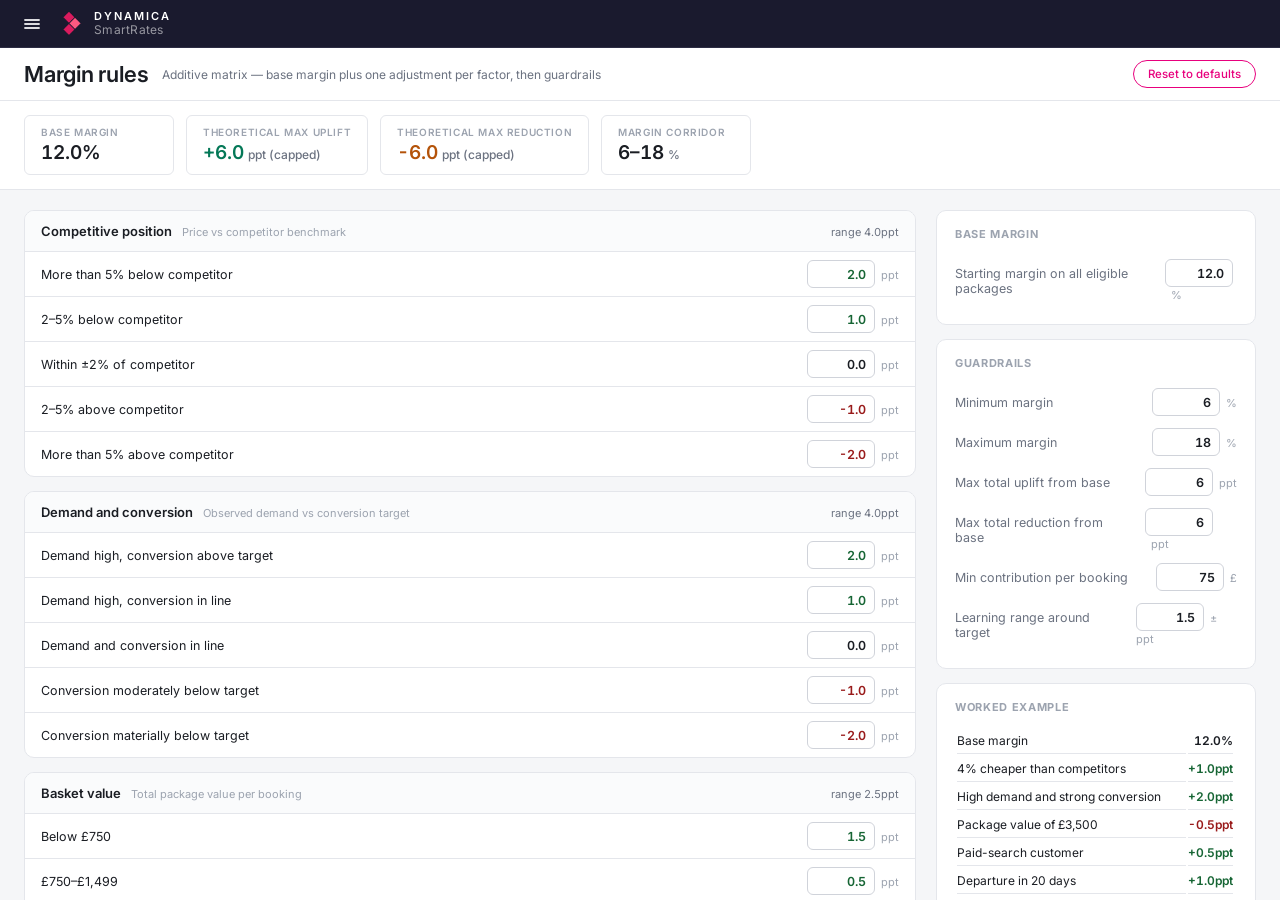
<file: package-rules.html>
<!DOCTYPE html>
<html lang="en">
<head>
  <meta charset="UTF-8" />
  <meta name="viewport" content="width=device-width, initial-scale=1.0" />
  <title>Margin rules — Dynamica SmartRates</title>
  <link rel="stylesheet" href="styles.css" />
  <style>
    /* Autopilot — scoped to .ap- */
    [hidden] { display: none !important; }

    .ap-page {
      flex: 1;
      display: flex;
      flex-direction: column;
      overflow: hidden;
      background: var(--body-bg);
    }
    .ap-header-row {
      flex-shrink: 0;
      padding: 12px 24px;
      display: flex;
      align-items: center;
      gap: 14px;
      flex-wrap: wrap;
      background: var(--surface);
      border-bottom: 1px solid var(--border);
    }
    .ap-heading {
      font-family: 'Inter', sans-serif;
      font-size: 22px;
      font-weight: 600;
      color: var(--text-primary);
      letter-spacing: -0.01em;
      margin: 0;
    }
    .ap-master {
      display: inline-flex;
      align-items: center;
      gap: 8px;
      font-family: 'Inter', sans-serif;
      font-size: 12px;
      font-weight: 600;
      color: var(--text-secondary);
    }
    .ap-master .state-label { min-width: 24px; }
    .ap-master .state-label.on { color: #047857; }
    .ap-subtle { font-family:'Inter',sans-serif; font-size:12px; color:var(--text-secondary); }
    .ap-spacer { flex: 1; }
    .ap-reset-btn {
      font-family: 'Inter', sans-serif;
      font-size: 11.5px;
      font-weight: 500;
      color: var(--accent-text);
      background: none;
      border: 1px solid var(--accent);
      border-radius: 999px;
      padding: 6px 14px;
      cursor: pointer;
      transition: background .12s;
    }
    .ap-reset-btn:hover { background: rgba(232,0,125,0.08); }
    .ap-park-filter {
      font-family: 'Inter', sans-serif;
      font-size: 12.5px;
      font-weight: 500;
      color: var(--text-primary);
      background: var(--surface);
      border: 1px solid var(--border-mid);
      border-radius: 20px;
      height: 30px;
      padding: 0 28px 0 12px;
      appearance: none;
      -webkit-appearance: none;
      cursor: pointer;
      background-image: url("data:image/svg+xml;utf8,<svg xmlns='http://www.w3.org/2000/svg' width='10' height='10' viewBox='0 0 10 10'><path d='M2 4l3 3 3-3' stroke='%236b7280' stroke-width='1.5' fill='none' stroke-linecap='round' stroke-linejoin='round'/></svg>");
      background-repeat: no-repeat;
      background-position: right 10px center;
    }
    .ap-park-filter:hover { border-color: var(--accent); }

    /* KPI strip */
    .ap-kpis {
      flex-shrink: 0;
      display: flex;
      gap: 12px;
      flex-wrap: wrap;
      padding: 14px 24px;
      background: var(--surface);
      border-bottom: 1px solid var(--border);
    }
    .ap-kpi {
      border: 1px solid var(--border);
      border-radius: var(--radius);
      padding: 10px 16px;
      min-width: 150px;
      font-family: 'Inter', sans-serif;
    }
    .ap-kpi .label {
      font-size: 10px;
      font-weight: 600;
      text-transform: uppercase;
      letter-spacing: 0.06em;
      color: var(--text-muted);
    }
    .ap-kpi .value {
      font-size: 19px;
      font-weight: 600;
      color: var(--text-primary);
      font-variant-numeric: tabular-nums;
      margin-top: 3px;
    }
    .ap-kpi .value .unit { font-size: 12px; font-weight: 500; color: var(--text-secondary); margin-left: 4px; }
    .ap-kpi.k-auto   .value { color: #047857; }
    .ap-kpi.k-review .value { color: #b45309; }

    /* Table */
    .ap-table-wrap {
      flex: 1;
      overflow: auto;
      background: var(--surface);
    }
    table.ap-table {
      border-collapse: separate;
      border-spacing: 0;
      width: 100%;
      min-width: 720px;
      max-width: 1080px;
      font-family: 'Inter', sans-serif;
      font-size: 11.5px;
      background: var(--surface);
    }
    table.ap-table thead th {
      position: sticky;
      top: 0;
      z-index: 5;
      padding: 8px 14px;
      font-weight: 600;
      font-size: 11px;
      color: var(--text-secondary);
      background: #fafbfc;
      border-bottom: 1px solid var(--border);
      text-align: left;
      white-space: nowrap;
    }
    table.ap-table thead th .sub {
      display: block;
      font-weight: 400;
      color: var(--text-muted);
      font-size: 10px;
      margin-top: 2px;
    }
    table.ap-table tbody td {
      padding: 8px 14px;
      border-bottom: 1px solid var(--border);
      color: var(--text-primary);
      vertical-align: middle;
      white-space: nowrap;
      background: var(--surface);
    }
    table.ap-table tbody tr:hover td { background-color: var(--row-hover); }
    table.ap-table tbody tr.row-region td { background: #f6f8fc; font-weight: 600; }
    table.ap-table tbody tr.row-region:hover td { background: #eef2f8; }
    table.ap-table tbody tr.row-dest td { background: #fbfcfe; }
    table.ap-table tbody tr.row-dest:hover td { background: #f3f5f9; }
    table.ap-table tbody tr.row-region td.col-name { padding-left: 12px; }
    table.ap-table tbody tr.row-dest   td.col-name { padding-left: 32px; box-shadow: inset 2px 0 0 var(--border); }
    table.ap-table tbody tr.row-gw     td.col-name { padding-left: 54px; box-shadow: inset 2px 0 0 var(--border); }
    .lvl-region-name { font-weight: 600; color: var(--text-primary); }
    .lvl-dest-name   { font-weight: 500; color: var(--text-primary); }
    .lvl-gw-name     { font-weight: 400; color: var(--text-primary); }
    table.ap-table tbody tr.row-park td { background: #f6f8fc; font-weight: 600; }
    table.ap-table tbody tr.row-park:hover td { background: #eef2f8; }
    table.ap-table tbody tr.row-park td.col-name { padding-left: 12px; }
    table.ap-table tbody tr.row-week td.col-name { padding-left: 32px; box-shadow: inset 2px 0 0 var(--border); }

    .accordion-name {
      display: inline-flex;
      align-items: center;
      gap: 8px;
      cursor: pointer;
      user-select: none;
    }
    .accordion-chev {
      display: inline-flex;
      align-items: center;
      justify-content: center;
      width: 16px;
      height: 16px;
      border-radius: 4px;
      color: var(--text-secondary);
      transition: transform .15s ease, background .12s, color .12s;
    }
    .accordion-name:hover .accordion-chev { background: rgba(232,0,125,0.08); color: var(--accent-text); }
    .accordion-name.expanded .accordion-chev { transform: rotate(90deg); color: var(--accent-text); }
    .lvl-park-name { font-weight: 600; color: var(--text-primary); }
    .lvl-week-name { font-weight: 500; color: var(--text-primary); }
    .park-country {
      font-weight: 400;
      font-size: 10.5px;
      color: var(--text-muted);
      margin-left: 6px;
      letter-spacing: 0.02em;
    }
    .row-meta {
      color: var(--text-muted);
      font-weight: 400;
      font-size: 10.5px;
    }

    /* Per-row rule controls */
    .ap-rule-cell {
      display: inline-flex;
      align-items: center;
      gap: 5px;
      font-variant-numeric: tabular-nums;
    }
    .ap-rule-cell .pm, .ap-rule-cell .unit {
      font-size: 11.5px;
      color: var(--text-secondary);
    }
    input.ap-thresh {
      width: 56px;
      height: 28px;
      padding: 0 8px;
      border: 1px solid var(--border-mid);
      border-radius: var(--radius);
      font-family: 'Inter', sans-serif;
      font-size: 12px;
      font-weight: 500;
      color: var(--text-primary);
      text-align: right;
      font-variant-numeric: tabular-nums;
      background: var(--surface);
      transition: border-color .12s;
    }
    input.ap-thresh:hover { border-color: var(--accent); }
    input.ap-thresh:focus { outline: 1.5px solid var(--accent); outline-offset: -1px; border-color: var(--accent); }
    /* Inherited values read muted; explicit overrides read accented */
    input.ap-thresh.inherited { color: var(--text-muted); }
    input.ap-thresh.custom { border-color: var(--accent); color: var(--accent-text); font-weight: 600; }
    .ap-inherit-reset {
      display: inline-flex;
      align-items: center;
      justify-content: center;
      width: 20px;
      height: 20px;
      border: none;
      background: transparent;
      border-radius: 50%;
      color: var(--text-muted);
      cursor: pointer;
      padding: 0;
      font-size: 12px;
      line-height: 1;
      transition: color .12s, background .12s;
    }
    .ap-inherit-reset:hover { color: var(--accent-text); background: rgba(232,0,125,0.08); }
    .ap-inherit-reset[hidden] { display: none; }

    .ap-note {
      padding: 14px 24px 24px;
      font-family: 'Inter', sans-serif;
      font-size: 11px;
      color: var(--text-muted);
      line-height: 1.5;
      max-width: 720px;
    }

    /* ── Rules builder (two-pane: list + editor) ── */
    .rules-shell {
      flex: 1;
      display: flex;
      overflow: hidden;
      background: var(--body-bg);
      border-top: 1px solid var(--border);
    }
    .rules-list-pane {
      width: 380px;
      min-width: 380px;
      background: var(--surface);
      border-right: 1px solid var(--border);
      display: flex;
      flex-direction: column;
      overflow: hidden;
    }
    .rules-list-head {
      padding: 14px 16px;
      border-bottom: 1px solid var(--border);
      display: flex;
      align-items: center;
      justify-content: space-between;
      flex-shrink: 0;
    }
    .rules-list-title { font-size: 13px; font-weight: 600; color: var(--text-primary); }
    .btn-primary {
      background: var(--accent); color: var(--accent-on);
      border: 1px solid var(--accent); border-radius: var(--radius);
      font-family: 'Inter', sans-serif; font-weight: 600; cursor: pointer;
      padding: 6px 12px; font-size: 11.5px;
      transition: background .12s;
    }
    .btn-primary:hover { background: var(--accent-dim); }
    .rules-list { flex: 1; overflow-y: auto; padding: 10px 12px; }
    .rule-card {
      background: var(--surface);
      border: 1px solid var(--border);
      border-radius: 6px;
      padding: 12px 13px;
      margin-bottom: 10px;
      cursor: pointer;
      transition: border-color .15s, box-shadow .15s;
    }
    .rule-card:hover { border-color: var(--accent); box-shadow: 0 1px 3px rgba(0,0,0,.06); }
    .rule-card.active { border-color: var(--accent); box-shadow: 0 0 0 2px rgba(232,0,125,.15); }
    .rc-top { display: flex; align-items: center; justify-content: space-between; margin-bottom: 6px; gap: 8px; }
    .rc-name { font-size: 12.5px; font-weight: 600; color: var(--text-primary); }
    .rule-status {
      font-size: 10px; font-weight: 600; padding: 2px 8px; border-radius: 10px;
      letter-spacing: .3px; text-transform: uppercase; white-space: nowrap;
    }
    .rule-status.rs-active   { background: rgba(232,0,125,0.12); color: #c2185b; }
    .rule-status.rs-inactive { background: #f3f4f6; color: var(--text-secondary); }
    .rule-status.rs-draft    { background: rgba(245,166,35,0.16); color: #b45309; }
    .rc-meta { font-size: 11px; color: var(--text-secondary); margin-bottom: 4px; }
    .rc-cond {
      font-size: 10.5px; color: var(--text-primary);
      padding: 4px 7px; background: #f9fafb; border-radius: 3px; margin-top: 4px;
      font-family: 'JetBrains Mono', monospace; line-height: 1.4;
    }
    .rc-foot {
      display: flex; align-items: center; justify-content: space-between;
      margin-top: 8px; padding-top: 8px; border-top: 1px solid var(--border);
      font-size: 10.5px; color: var(--text-muted);
    }
    .rc-actions { display: flex; gap: 4px; }
    .rc-icon-btn {
      background: none; border: none; cursor: pointer; color: var(--text-muted);
      padding: 2px 5px; border-radius: 3px; font-size: 11px; font-family: 'Inter', sans-serif;
    }
    .rc-icon-btn:hover { color: var(--accent-text); background: #f3f4f6; }
    .rules-editor-pane { flex: 1; overflow-y: auto; background: var(--body-bg); padding: 22px 28px; }
    .rules-editor {
      background: var(--surface); border: 1px solid var(--border); border-radius: 8px;
      padding: 22px 24px; max-width: 780px;
    }
    .re-header {
      display: flex; align-items: center; justify-content: space-between;
      margin-bottom: 18px; padding-bottom: 14px; border-bottom: 1px solid var(--border);
    }
    .re-header h3 { margin: 0; font-size: 15px; font-weight: 600; color: var(--text-primary); }
    .re-field { margin-bottom: 16px; }
    .re-label {
      display: block; font-size: 11px; font-weight: 600; color: var(--text-secondary);
      text-transform: uppercase; letter-spacing: .04em; margin-bottom: 6px;
    }
    .re-input, .re-select {
      width: 100%; padding: 7px 10px;
      border: 1px solid var(--border-mid); border-radius: var(--radius);
      background: var(--surface); font-family: 'Inter', sans-serif;
      font-size: 12.5px; color: var(--text-primary);
    }
    .re-input:focus, .re-select:focus { outline: 1.5px solid var(--accent); outline-offset: -1px; border-color: var(--accent); }
    .re-grid { display: grid; grid-template-columns: 1fr 1fr; gap: 14px; }
    .re-cond-row {
      display: grid; grid-template-columns: 1.4fr 0.8fr 1fr 32px;
      gap: 8px; align-items: center; margin-bottom: 8px;
    }
    .re-x {
      background: none; border: 1px solid var(--border-mid); border-radius: var(--radius);
      color: var(--text-muted); cursor: pointer; height: 32px; font-size: 13px;
    }
    .re-x:hover { color: #dc2626; border-color: #fecaca; background: #fef2f2; }
    .re-add {
      background: none; border: 1px dashed var(--border-mid); border-radius: var(--radius);
      color: var(--text-secondary); cursor: pointer; padding: 7px 12px;
      font-family: 'Inter', sans-serif; font-size: 11.5px; font-weight: 500;
    }
    .re-add:hover { border-color: var(--accent); color: var(--accent-text); }
    .re-logic { display: inline-flex; gap: 10px; align-items: center; margin-bottom: 10px; font-size: 11.5px; color: var(--text-secondary); }
    .re-cb, .re-radio { display: inline-flex; align-items: center; gap: 6px; font-size: 12px; color: var(--text-primary); margin-right: 14px; cursor: pointer; }
    .re-cb input, .re-radio input { accent-color: var(--accent); }
    .re-actions-bar {
      display: flex; justify-content: flex-end; gap: 8px;
      margin-top: 20px; padding-top: 16px; border-top: 1px solid var(--border);
    }
    .btn-ghost {
      background: transparent; color: var(--text-secondary);
      border: 1px solid var(--border-mid); border-radius: var(--radius);
      font-family: 'Inter', sans-serif; font-size: 12.5px; font-weight: 600;
      padding: 8px 16px; cursor: pointer;
    }
    .btn-ghost:hover { background: #f3f4f8; color: var(--text-primary); }
    .rules-editor-empty { display: flex; align-items: center; justify-content: center; height: 100%; }
    .re-hint { font-size: 11px; color: var(--text-muted); margin-top: 6px; line-height: 1.5; }

    /* ── Margin-rule matrix ── */
    .mx-wrap { flex: 1; overflow-y: auto; padding: 20px 24px 40px; }
    .mx-layout { display: grid; grid-template-columns: minmax(0, 1fr) 320px; gap: 20px; align-items: start; max-width: 1280px; }
    .mx-group {
      background: var(--surface); border: 1px solid var(--border);
      border-radius: var(--radius-lg); margin-bottom: 14px; overflow: hidden;
    }
    .mx-group-head {
      display: flex; align-items: baseline; gap: 10px;
      padding: 12px 16px; border-bottom: 1px solid var(--border); background: #fafbfc;
    }
    .mx-group-title { font-size: 13px; font-weight: 600; color: var(--text-primary); }
    .mx-group-metric { font-size: 11px; color: var(--text-muted); }
    .mx-group-sum { margin-left: auto; font-size: 11px; color: var(--text-secondary); font-variant-numeric: tabular-nums; }
    table.mx-bands { width: 100%; border-collapse: collapse; font-size: 12.5px; }
    table.mx-bands td { padding: 8px 16px; border-bottom: 1px solid var(--border); }
    table.mx-bands tr:last-child td { border-bottom: none; }
    table.mx-bands tr:hover td { background: var(--row-hover); }
    .mx-cond { color: var(--text-primary); }
    .mx-input-cell { width: 132px; text-align: right; white-space: nowrap; }
    input.mx-input {
      width: 68px; height: 28px; padding: 0 8px;
      border: 1px solid var(--border-mid); border-radius: var(--radius);
      font-family: 'Inter', sans-serif; font-size: 12.5px; font-weight: 600;
      color: var(--text-primary); text-align: right; font-variant-numeric: tabular-nums;
      -moz-appearance: textfield;
    }
    input.mx-input::-webkit-outer-spin-button, input.mx-input::-webkit-inner-spin-button { -webkit-appearance: none; margin: 0; }
    input.mx-input:hover { border-color: var(--accent); }
    input.mx-input:focus { outline: 1.5px solid var(--accent); outline-offset: -1px; border-color: var(--accent); }
    input.mx-input.pos { color: #166534; }
    input.mx-input.neg { color: #991b1b; }
    .mx-unit { font-size: 11px; color: var(--text-muted); margin-left: 6px; }

    .mx-side { position: sticky; top: 0; display: flex; flex-direction: column; gap: 14px; }
    .mx-card { background: var(--surface); border: 1px solid var(--border); border-radius: var(--radius-lg); padding: 16px 18px; }
    .mx-card-title {
      font-size: 11px; font-weight: 700; text-transform: uppercase;
      letter-spacing: .06em; color: var(--text-muted); margin-bottom: 12px;
    }
    .mx-row { display: flex; align-items: center; justify-content: space-between; gap: 10px; padding: 6px 0; font-size: 12.5px; }
    .mx-row label { color: var(--text-secondary); }
    .mx-row .v { font-weight: 600; font-variant-numeric: tabular-nums; }
    .mx-base-input { width: 78px; }
    .mx-example td { padding: 5px 0; font-size: 12px; border-bottom: 1px solid var(--border); }
    .mx-example tr:last-child td { border-bottom: none; }
    .mx-example .num { text-align: right; font-variant-numeric: tabular-nums; font-weight: 600; white-space: nowrap; }
    .mx-example .up { color: #166534; } .mx-example .down { color: #991b1b; } .mx-example .flat { color: var(--text-muted); }
    .mx-example tr.total td { border-top: 1.5px solid var(--border-mid); font-weight: 700; padding-top: 8px; }
    .mx-hint { font-size: 11px; color: var(--text-muted); line-height: 1.55; margin-top: 10px; }
    @media (max-width: 1180px) { .mx-layout { grid-template-columns: 1fr; } .mx-side { position: static; } }
  </style>
</head>
<body>
<div class="app">

  <!-- ── Top Nav ── -->
  <nav class="topnav">
    <button class="burger-btn" type="button" aria-label="Open menu" aria-expanded="false" aria-controls="appDrawer">
      <svg width="20" height="20" viewBox="0 0 20 20" fill="none" stroke="currentColor" stroke-width="1.8" stroke-linecap="round" aria-hidden="true">
        <line x1="3" y1="6"  x2="17" y2="6"/>
        <line x1="3" y1="10" x2="17" y2="10"/>
        <line x1="3" y1="14" x2="17" y2="14"/>
      </svg>
    </button>
    <a href="index.html" style="display:flex;align-items:center;gap:8px;margin-right:32px;text-decoration:none;flex-shrink:0;">
      <img src="engine_logo (2).png" style="height:28px;width:auto;display:block;" alt="Dynamica SmartRates">
      <div style="display:flex;flex-direction:column;line-height:1;gap:2px;">
        <span style="font-family:'Inter',sans-serif;font-size:11px;font-weight:600;letter-spacing:0.18em;color:#ffffff;text-transform:uppercase;">DYNAMICA</span>
        <span style="font-family:'Inter',sans-serif;font-size:12px;font-weight:400;letter-spacing:0.02em;color:rgba(255,255,255,0.55);">SmartRates</span>
      </div>
    </a>
  </nav>

  <main class="ap-page">

    <div class="ap-header-row">
      <h1 class="ap-heading">Margin rules</h1>
      <span class="ap-subtle">Additive matrix — base margin plus one adjustment per factor, then guardrails</span>
      <div class="ap-spacer"></div>
      <button class="ap-reset-btn" type="button" id="mxReset">Reset to defaults</button>
    </div>

    <div class="ap-kpis" id="apKpis"></div>

    <div class="mx-wrap">
      <div class="mx-layout">
        <div id="mxGroups"></div>
        <aside class="mx-side" id="mxSide"></aside>
      </div>
    </div>

  </main>
</div>

<!-- ── Slide-out drawer ── -->
<div class="drawer-backdrop"></div>
<aside class="drawer" id="appDrawer" aria-label="Main menu">
  <div class="drawer-header">
    <img src="engine_logo (2).png" alt="Dynamica">
    <div class="drawer-brand">
      <span class="wordmark">DYNAMICA</span>
      <span class="sub">SmartRates</span>
    </div>
    <button class="drawer-close" type="button" aria-label="Close menu">
      <svg width="18" height="18" viewBox="0 0 18 18" fill="none" stroke="currentColor" stroke-width="1.8" stroke-linecap="round" aria-hidden="true">
        <line x1="4"  y1="4"  x2="14" y2="14"/>
        <line x1="14" y1="4"  x2="4"  y2="14"/>
      </svg>
    </button>
  </div>
  <nav>
    <ul class="drawer-menu">
      <li>
        <a href="index.html" class="drawer-item">
          <span class="drawer-icon">
            <svg width="18" height="18" viewBox="0 0 18 18" fill="none" stroke="currentColor" stroke-width="1.6" stroke-linecap="round" stroke-linejoin="round" aria-hidden="true">
              <rect x="2.5"  y="9"  width="3" height="6"  rx="0.8"/>
              <rect x="7.5"  y="5"  width="3" height="10" rx="0.8"/>
              <rect x="12.5" y="2"  width="3" height="13" rx="0.8"/>
            </svg>
          </span>
          Pricing
        </a>
      </li>
      <li>
        <a href="autopilot.html" class="drawer-item">
          <span class="drawer-icon">
            <svg width="18" height="18" viewBox="0 0 18 18" fill="none" stroke="currentColor" stroke-width="1.6" stroke-linecap="round" stroke-linejoin="round" aria-hidden="true">
              <path d="M9 1.8 L10.6 6.2 L15.4 6.2 L11.5 9.1 L13 13.8 L9 11 L5 13.8 L6.5 9.1 L2.6 6.2 L7.4 6.2 Z"/>
            </svg>
          </span>
          Autopilot
        </a>
      </li>
      <li>
        <a href="package-rules.html" class="drawer-item active">
          <span class="drawer-icon">
            <svg width="18" height="18" viewBox="0 0 18 18" fill="none" stroke="currentColor" stroke-width="1.6" stroke-linecap="round" stroke-linejoin="round" aria-hidden="true">
              <polygon points="9,1.8 15.5,5 15.5,12 9,15.2 2.5,12 2.5,5"/>
              <polyline points="2.5,5 9,8.4 15.5,5"/><line x1="9" y1="8.4" x2="9" y2="15.2"/>
            </svg>
          </span>
          Margin rules
        </a>
      </li>
      <li>
        <a href="alerts.html" class="drawer-item">
          <span class="drawer-icon">
            <svg width="18" height="18" viewBox="0 0 18 18" fill="none" stroke="currentColor" stroke-width="1.6" stroke-linecap="round" stroke-linejoin="round" aria-hidden="true">
              <path d="M9 2.2a4.2 4.2 0 0 0-4.2 4.2c0 3.2-1.3 4.3-1.3 4.3h11a5.6 5.6 0 0 1-1.3-4.3A4.2 4.2 0 0 0 9 2.2z"/>
              <path d="M7.6 13.4a1.6 1.6 0 0 0 2.8 0"/>
            </svg>
          </span>
          Alert rules
        </a>
      </li>
      <li>
        <a href="settings.html" class="drawer-item">
          <span class="drawer-icon">
            <svg width="18" height="18" viewBox="0 0 18 18" fill="none" stroke="currentColor" stroke-width="1.5" stroke-linecap="round" stroke-linejoin="round" aria-hidden="true">
              <circle cx="9" cy="9" r="2.2"/>
              <path d="M9 1.6v1.7M9 14.7v1.7M16.4 9h-1.7M3.3 9H1.6M14.2 3.8l-1.2 1.2M5 13l-1.2 1.2M14.2 14.2L13 13M5 5L3.8 3.8"/>
            </svg>
          </span>
          Settings
        </a>
      </li>
      <li>
        <button class="drawer-item drawer-logout" type="button">
          <span class="drawer-icon">
            <svg width="18" height="18" viewBox="0 0 18 18" fill="none" stroke="currentColor" stroke-width="1.6" stroke-linecap="round" stroke-linejoin="round" aria-hidden="true">
              <path d="M11 13v1.2A1.3 1.3 0 0 1 9.7 15.5h-5.2A1.3 1.3 0 0 1 3.2 14.2V3.8A1.3 1.3 0 0 1 4.5 2.5h5.2A1.3 1.3 0 0 1 11 3.8V5"/>
              <path d="M7.5 9h8.4"/>
              <path d="M13.4 6.5L15.9 9 13.4 11.5"/>
            </svg>
          </span>
          Log out
        </button>
      </li>
    </ul>
  </nav>
</aside>
<div class="logout-overlay" aria-hidden="true">
  <div class="logout-spinner"></div>
</div>

<div class="app-toast" id="appToast" role="status" aria-live="polite"></div>

<script src="app.js"></script>
<script>
(function () {
  const KEY = 'dynamica.smartrates.marginMatrix';
  const DEFAULTS = {
    baseMargin: 12.0,
    guardrails: { minMargin: 6.0, maxMargin: 18.0, maxUplift: 6.0, maxReduction: 6.0, minContribution: 75, learningRange: 1.5 },
    groups: [
      { id:'comp', label:'Competitive position', metric:'Price vs competitor benchmark', bands:[
        { id:'c1', label:'More than 5% below competitor', ppt: 2.0 },
        { id:'c2', label:'2–5% below competitor',         ppt: 1.0 },
        { id:'c3', label:'Within ±2% of competitor',      ppt: 0.0 },
        { id:'c4', label:'2–5% above competitor',         ppt:-1.0 },
        { id:'c5', label:'More than 5% above competitor', ppt:-2.0 } ] },
      { id:'demand', label:'Demand and conversion', metric:'Observed demand vs conversion target', bands:[
        { id:'d1', label:'Demand high, conversion above target', ppt: 2.0 },
        { id:'d2', label:'Demand high, conversion in line',      ppt: 1.0 },
        { id:'d3', label:'Demand and conversion in line',        ppt: 0.0 },
        { id:'d4', label:'Conversion moderately below target',   ppt:-1.0 },
        { id:'d5', label:'Conversion materially below target',   ppt:-2.0 } ] },
      { id:'basket', label:'Basket value', metric:'Total package value per booking', bands:[
        { id:'b1', label:'Below £750',      ppt: 1.5 },
        { id:'b2', label:'£750–£1,499',     ppt: 0.5 },
        { id:'b3', label:'£1,500–£2,999',   ppt: 0.0 },
        { id:'b4', label:'£3,000–£4,999',   ppt:-0.5 },
        { id:'b5', label:'£5,000 or above', ppt:-1.0 } ] },
      { id:'channel', label:'Booking channel', metric:'Acquisition channel mix (blended by share)', bands:[
        { id:'direct',    label:'Direct / organic', ppt:-0.5 },
        { id:'crm',       label:'CRM / email',      ppt: 0.0 },
        { id:'paid',      label:'Paid search',      ppt: 0.5 },
        { id:'meta',      label:'Metasearch',       ppt: 1.0 },
        { id:'affiliate', label:'Affiliate',        ppt: 1.5 } ] },
      { id:'window', label:'Departure window', metric:'Days until departure', bands:[
        { id:'w1', label:'Within 7 days',      ppt: 1.5 },
        { id:'w2', label:'8–30 days',          ppt: 1.0 },
        { id:'w3', label:'31–90 days',         ppt: 0.0 },
        { id:'w4', label:'91–180 days',        ppt:-0.5 },
        { id:'w5', label:'More than 180 days', ppt:-1.0 } ] },
      { id:'supplier', label:'Supplier cost advantage', metric:'Package cost vs benchmark', bands:[
        { id:'s1', label:'More than 7% better than benchmark', ppt: 2.0 },
        { id:'s2', label:'3–7% better than benchmark',         ppt: 1.0 },
        { id:'s3', label:'Within ±3% of benchmark',            ppt: 0.0 },
        { id:'s4', label:'3–7% worse than benchmark',          ppt:-0.5 },
        { id:'s5', label:'More than 7% worse than benchmark',  ppt:-1.0 } ] },
    ],
  };
  // The worked example from the rule sheet, kept live against the current values.
  const EXAMPLE = [
    { group:'comp',     band:'c2', label:'4% cheaper than competitors' },
    { group:'demand',   band:'d1', label:'High demand and strong conversion' },
    { group:'basket',   band:'b4', label:'Package value of £3,500' },
    { group:'channel',  band:'paid', label:'Paid-search customer' },
    { group:'window',   band:'w2', label:'Departure in 20 days' },
    { group:'supplier', band:'s2', label:'Supplier cost 5% better than benchmark' },
  ];

  function load(){
    const d = JSON.parse(JSON.stringify(DEFAULTS));
    try{
      const raw = localStorage.getItem(KEY); if(!raw) return d;
      const p = JSON.parse(raw);
      if (typeof p.baseMargin === 'number') d.baseMargin = p.baseMargin;
      if (p.guardrails) Object.keys(d.guardrails).forEach(k=>{ if(typeof p.guardrails[k]==='number') d.guardrails[k]=p.guardrails[k]; });
      if (Array.isArray(p.groups)) d.groups.forEach(g=>{
        const pg=p.groups.find(x=>x.id===g.id); if(!pg) return;
        g.bands.forEach(b=>{ const pb=(pg.bands||[]).find(x=>x.id===b.id); if(pb&&typeof pb.ppt==='number') b.ppt=pb.ppt; });
      });
      return d;
    }catch(e){ return d; }
  }
  let M = load();
  function save(){ localStorage.setItem(KEY, JSON.stringify(M)); }
  const esc=s=>String(s).replace(/[&<>"']/g,m=>({'&':'&amp;','<':'&lt;','>':'&gt;','"':'&quot;',"'":'&#39;'}[m]));
  const band=(gid,bid)=>{ const g=M.groups.find(x=>x.id===gid); return g&&g.bands.find(x=>x.id===bid); };
  const cls=v=> v>0?'pos':v<0?'neg':'';

  function renderGroups(){
    document.getElementById('mxGroups').innerHTML = M.groups.map(g=>{
      const span = Math.max(...g.bands.map(b=>b.ppt)) - Math.min(...g.bands.map(b=>b.ppt));
      return '<div class="mx-group">'+
        '<div class="mx-group-head">'+
          '<span class="mx-group-title">'+esc(g.label)+'</span>'+
          '<span class="mx-group-metric">'+esc(g.metric)+'</span>'+
          '<span class="mx-group-sum">range '+span.toFixed(1)+'ppt</span>'+
        '</div>'+
        '<table class="mx-bands"><tbody>'+
          g.bands.map(b=>'<tr>'+
            '<td class="mx-cond">'+esc(b.label)+'</td>'+
            '<td class="mx-input-cell">'+
              '<input type="number" class="mx-input '+cls(b.ppt)+'" step="0.5" value="'+b.ppt.toFixed(1)+'" '+
                'data-group="'+g.id+'" data-band="'+b.id+'" aria-label="'+esc(g.label+' — '+b.label)+'">'+
              '<span class="mx-unit">ppt</span>'+
            '</td></tr>').join('')+
        '</tbody></table></div>';
    }).join('');
  }

  function exampleRows(){
    let sum = 0;
    const rows = EXAMPLE.map(e=>{
      const b = band(e.group, e.band); const v = b ? b.ppt : 0; sum += v;
      return '<tr><td>'+esc(e.label)+'</td><td class="num '+(v>0?'up':v<0?'down':'flat')+'">'+
        (v>0?'+':'')+v.toFixed(1)+'ppt</td></tr>';
    }).join('');
    const gr = M.guardrails;
    const capped = Math.max(-gr.maxReduction, Math.min(gr.maxUplift, sum));
    const target = Math.max(gr.minMargin, Math.min(gr.maxMargin, M.baseMargin + capped));
    const notes = [];
    if (capped !== sum) notes.push('total movement capped at ' + (sum>0?'+':'') + capped.toFixed(1) + 'ppt');
    if (M.baseMargin + capped !== target) notes.push('clamped by the ' + (target===gr.minMargin?'minimum':'maximum') + ' margin guardrail');
    return { rows, sum, target, notes };
  }

  function renderSide(){
    const ex = exampleRows();
    const gr = M.guardrails;
    const g=(k,label,unit,step)=>'<div class="mx-row"><label for="gr_'+k+'">'+label+'</label>'+
      '<span><input type="number" class="mx-input mx-base-input" id="gr_'+k+'" data-gr="'+k+'" step="'+(step||0.5)+'" value="'+gr[k]+'"><span class="mx-unit">'+unit+'</span></span></div>';
    document.getElementById('mxSide').innerHTML =
      '<div class="mx-card">'+
        '<div class="mx-card-title">Base margin</div>'+
        '<div class="mx-row"><label for="mxBase">Starting margin on all eligible packages</label>'+
          '<span><input type="number" class="mx-input mx-base-input" id="mxBase" step="0.5" value="'+M.baseMargin.toFixed(1)+'"><span class="mx-unit">%</span></span></div>'+
      '</div>'+
      '<div class="mx-card">'+
        '<div class="mx-card-title">Guardrails</div>'+
        g('minMargin','Minimum margin','%')+
        g('maxMargin','Maximum margin','%')+
        g('maxUplift','Max total uplift from base','ppt')+
        g('maxReduction','Max total reduction from base','ppt')+
        g('minContribution','Min contribution per booking','£',5)+
        g('learningRange','Learning range around target','± ppt')+
      '</div>'+
      '<div class="mx-card">'+
        '<div class="mx-card-title">Worked example</div>'+
        '<table class="mx-example"><tbody>'+
          '<tr><td>Base margin</td><td class="num">'+M.baseMargin.toFixed(1)+'%</td></tr>'+
          ex.rows+
          '<tr class="total"><td>Calculated target margin</td><td class="num">'+ex.target.toFixed(1)+'%</td></tr>'+
        '</tbody></table>'+
        (ex.notes.length ? '<div class="mx-hint">'+esc(ex.notes.join(' · '))+'</div>' : '')+
      '</div>';
  }

  function renderKpis(){
    const maxUp = M.groups.reduce((s,g)=>s+Math.max(...g.bands.map(b=>b.ppt)),0);
    const maxDown = M.groups.reduce((s,g)=>s+Math.min(...g.bands.map(b=>b.ppt)),0);
    const gr = M.guardrails;
    document.getElementById('apKpis').innerHTML =
      '<div class="ap-kpi"><div class="label">Base margin</div><div class="value">'+M.baseMargin.toFixed(1)+'%</div></div>'+
      '<div class="ap-kpi k-auto"><div class="label">Theoretical max uplift</div><div class="value">+'+Math.min(maxUp,gr.maxUplift).toFixed(1)+
        '<span class="unit">ppt'+(maxUp>gr.maxUplift?' (capped)':'')+'</span></div></div>'+
      '<div class="ap-kpi k-review"><div class="label">Theoretical max reduction</div><div class="value">'+Math.max(maxDown,-gr.maxReduction).toFixed(1)+
        '<span class="unit">ppt'+(maxDown<-gr.maxReduction?' (capped)':'')+'</span></div></div>'+
      '<div class="ap-kpi"><div class="label">Margin corridor</div><div class="value">'+gr.minMargin.toFixed(0)+'–'+gr.maxMargin.toFixed(0)+'<span class="unit">%</span></div></div>';
  }

  function renderAll(){ renderGroups(); renderSide(); renderKpis(); }

  document.addEventListener('change', e=>{
    const t=e.target;
    if(t.classList.contains('mx-input')){
      const v=parseFloat(t.value);
      if(isNaN(v)){ renderAll(); return; }
      if(t.id==='mxBase') M.baseMargin=Math.max(0,Math.min(60,v));
      else if(t.dataset.gr) M.guardrails[t.dataset.gr]=Math.max(0,v);
      else if(t.dataset.group){
        const b=band(t.dataset.group,t.dataset.band);
        if(b) b.ppt=Math.max(-10,Math.min(10,Math.round(v*10)/10));
      }
      save(); renderAll();
      const toast=document.getElementById('appToast');
      toast.textContent='Rule saved — the Pricing page recalculates on next load';
      toast.classList.add('show');
      clearTimeout(window.__mt); window.__mt=setTimeout(()=>toast.classList.remove('show'),2400);
    }
  });
  document.addEventListener('keydown', e=>{
    if(e.key==='Enter' && e.target.classList.contains('mx-input')) e.target.blur();
  });
  document.getElementById('mxReset').addEventListener('click',()=>{
    M=JSON.parse(JSON.stringify(DEFAULTS)); save(); renderAll();
  });

  renderAll();
})();
</script>

</body>
</html>
</file>
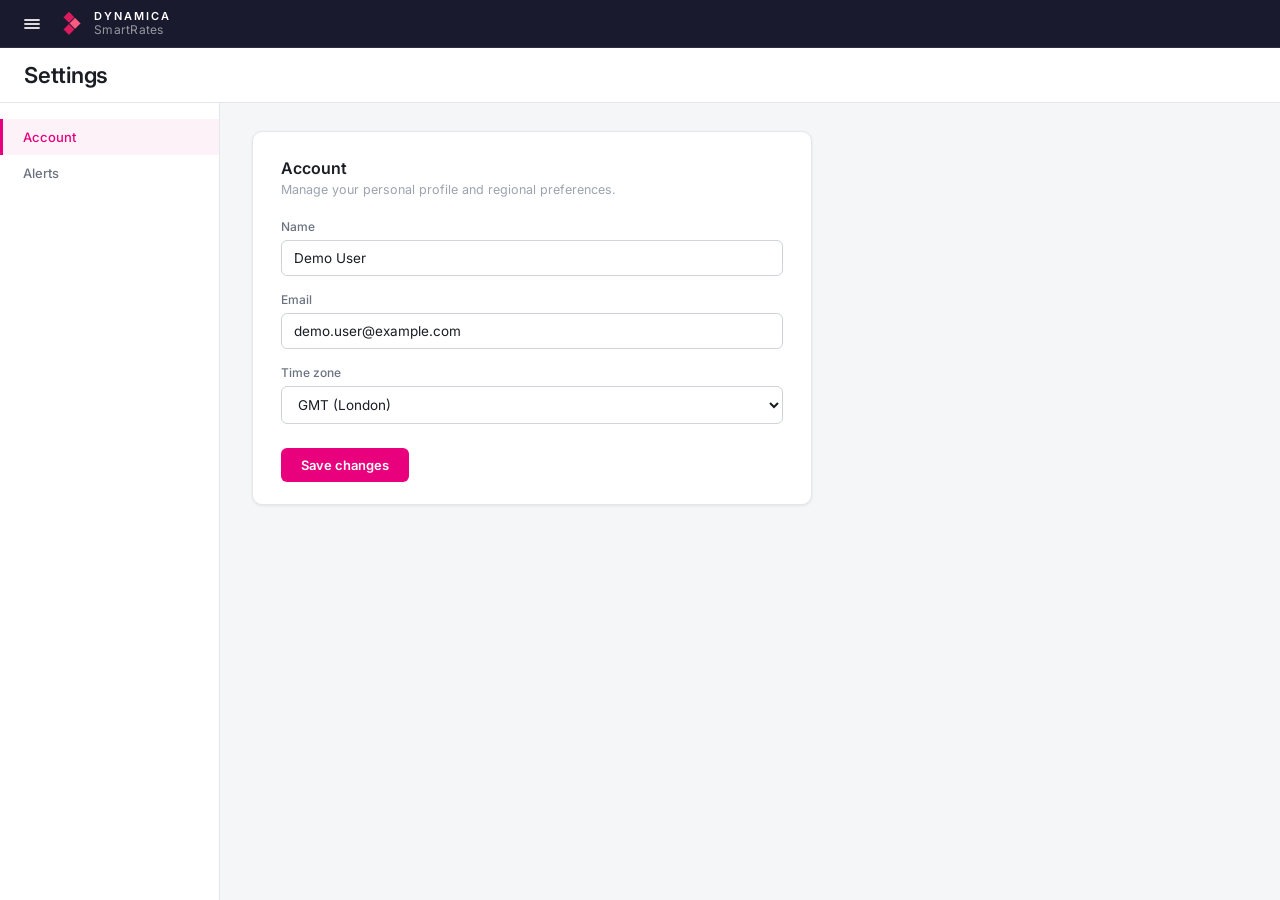
<file: settings.html>
<!DOCTYPE html>
<html lang="en">
<head>
  <meta charset="UTF-8" />
  <meta name="viewport" content="width=device-width, initial-scale=1.0" />
  <title>Settings — Dynamica SmartRates</title>
  <link rel="stylesheet" href="styles.css" />
</head>
<body>
<div class="app">

  <!-- ── Top Nav ── -->
  <nav class="topnav">
    <button class="burger-btn" type="button" aria-label="Open menu" aria-expanded="false" aria-controls="appDrawer">
      <svg width="20" height="20" viewBox="0 0 20 20" fill="none" stroke="currentColor" stroke-width="1.8" stroke-linecap="round" aria-hidden="true">
        <line x1="3" y1="6"  x2="17" y2="6"/>
        <line x1="3" y1="10" x2="17" y2="10"/>
        <line x1="3" y1="14" x2="17" y2="14"/>
      </svg>
    </button>
    <a href="index.html" style="display:flex;align-items:center;gap:8px;margin-right:32px;text-decoration:none;flex-shrink:0;">
      <img src="engine_logo (2).png" style="height:28px;width:auto;display:block;" alt="Dynamica SmartRates">
      <div style="display:flex;flex-direction:column;line-height:1;gap:2px;">
        <span style="font-family:'Inter',sans-serif;font-size:11px;font-weight:600;letter-spacing:0.18em;color:#ffffff;text-transform:uppercase;">DYNAMICA</span>
        <span style="font-family:'Inter',sans-serif;font-size:12px;font-weight:400;letter-spacing:0.02em;color:rgba(255,255,255,0.55);">SmartRates</span>
      </div>
    </a>
  </nav>

  <main class="settings-page">
    <div class="settings-header">
      <h1 class="settings-title">Settings</h1>
    </div>
    <div class="settings-body">
      <aside class="settings-sidebar" id="settingsSidebar">
        <button class="settings-sidebar-item active" type="button" data-section="account">Account</button>
        <button class="settings-sidebar-item"        type="button" data-section="alerts">Alerts</button>
      </aside>

      <section class="settings-content" id="settingsContent">
        <div class="settings-card" data-section-pane="account">
          <div class="settings-section-title">Account</div>
          <div class="settings-section-sub">Manage your personal profile and regional preferences.</div>

          <div class="settings-field">
            <label for="setName">Name</label>
            <input id="setName" class="settings-input" type="text" value="Demo User" />
          </div>
          <div class="settings-field">
            <label for="setEmail">Email</label>
            <input id="setEmail" class="settings-input" type="email" value="demo.user@example.com" />
          </div>
          <div class="settings-field">
            <label for="setTz">Time zone</label>
            <select id="setTz" class="settings-select">
              <option>GMT (London)</option>
              <option>GMT (Manchester)</option>
              <option>WEST (Faro)</option>
              <option>CET (Palma)</option>
              <option>EST (New York)</option>
            </select>
          </div>

          <button class="settings-save-btn" type="button" data-save="account">Save changes</button>
        </div>

        <div class="settings-card" data-section-pane="alerts" hidden>
          <div class="settings-section-title">Alerts</div>
          <div class="settings-section-sub">Global defaults for the alerts shown on rows in the Pricing table. Set per-region, per-destination or per-gateway overrides on the <a href="alerts.html" style="color:var(--accent-text);font-weight:600;">Alert rules</a> page.</div>
          <div class="alert-config-list" id="alertConfigList"></div>
          <button class="settings-save-btn" type="button" data-save="alerts">Save changes</button>
        </div>
      </section>
    </div>
  </main>
</div>

<!-- ── Slide-out drawer ── -->
<div class="drawer-backdrop"></div>
<aside class="drawer" id="appDrawer" aria-label="Main menu">
  <div class="drawer-header">
    <img src="engine_logo (2).png" alt="Dynamica">
    <div class="drawer-brand">
      <span class="wordmark">DYNAMICA</span>
      <span class="sub">SmartRates</span>
    </div>
    <button class="drawer-close" type="button" aria-label="Close menu">
      <svg width="18" height="18" viewBox="0 0 18 18" fill="none" stroke="currentColor" stroke-width="1.8" stroke-linecap="round" aria-hidden="true">
        <line x1="4"  y1="4"  x2="14" y2="14"/>
        <line x1="14" y1="4"  x2="4"  y2="14"/>
      </svg>
    </button>
  </div>
  <nav>
    <ul class="drawer-menu">
      <li>
        <a href="index.html" class="drawer-item">
          <span class="drawer-icon">
            <svg width="18" height="18" viewBox="0 0 18 18" fill="none" stroke="currentColor" stroke-width="1.6" stroke-linecap="round" stroke-linejoin="round" aria-hidden="true">
              <rect x="2.5"  y="9"  width="3" height="6"  rx="0.8"/>
              <rect x="7.5"  y="5"  width="3" height="10" rx="0.8"/>
              <rect x="12.5" y="2"  width="3" height="13" rx="0.8"/>
            </svg>
          </span>
          Pricing
        </a>
      </li>
      <li>
        <a href="autopilot.html" class="drawer-item">
          <span class="drawer-icon">
            <svg width="18" height="18" viewBox="0 0 18 18" fill="none" stroke="currentColor" stroke-width="1.6" stroke-linecap="round" stroke-linejoin="round" aria-hidden="true">
              <path d="M9 1.8 L10.6 6.2 L15.4 6.2 L11.5 9.1 L13 13.8 L9 11 L5 13.8 L6.5 9.1 L2.6 6.2 L7.4 6.2 Z"/>
            </svg>
          </span>
          Autopilot
        </a>
      </li>
      <li>
        <a href="package-rules.html" class="drawer-item">
          <span class="drawer-icon">
            <svg width="18" height="18" viewBox="0 0 18 18" fill="none" stroke="currentColor" stroke-width="1.6" stroke-linecap="round" stroke-linejoin="round" aria-hidden="true">
              <polygon points="9,1.8 15.5,5 15.5,12 9,15.2 2.5,12 2.5,5"/>
              <polyline points="2.5,5 9,8.4 15.5,5"/><line x1="9" y1="8.4" x2="9" y2="15.2"/>
            </svg>
          </span>
          Margin rules
        </a>
      </li>
      <li>
        <a href="alerts.html" class="drawer-item">
          <span class="drawer-icon">
            <svg width="18" height="18" viewBox="0 0 18 18" fill="none" stroke="currentColor" stroke-width="1.6" stroke-linecap="round" stroke-linejoin="round" aria-hidden="true">
              <path d="M9 2.2a4.2 4.2 0 0 0-4.2 4.2c0 3.2-1.3 4.3-1.3 4.3h11a5.6 5.6 0 0 1-1.3-4.3A4.2 4.2 0 0 0 9 2.2z"/>
              <path d="M7.6 13.4a1.6 1.6 0 0 0 2.8 0"/>
            </svg>
          </span>
          Alert rules
        </a>
      </li>
      <li>
        <a href="settings.html" class="drawer-item active">
          <span class="drawer-icon">
            <svg width="18" height="18" viewBox="0 0 18 18" fill="none" stroke="currentColor" stroke-width="1.5" stroke-linecap="round" stroke-linejoin="round" aria-hidden="true">
              <circle cx="9" cy="9" r="2.2"/>
              <path d="M9 1.6v1.7M9 14.7v1.7M16.4 9h-1.7M3.3 9H1.6M14.2 3.8l-1.2 1.2M5 13l-1.2 1.2M14.2 14.2L13 13M5 5L3.8 3.8"/>
            </svg>
          </span>
          Settings
        </a>
      </li>
      <li>
        <button class="drawer-item drawer-logout" type="button">
          <span class="drawer-icon">
            <svg width="18" height="18" viewBox="0 0 18 18" fill="none" stroke="currentColor" stroke-width="1.6" stroke-linecap="round" stroke-linejoin="round" aria-hidden="true">
              <path d="M11 13v1.2A1.3 1.3 0 0 1 9.7 15.5h-5.2A1.3 1.3 0 0 1 3.2 14.2V3.8A1.3 1.3 0 0 1 4.5 2.5h5.2A1.3 1.3 0 0 1 11 3.8V5"/>
              <path d="M7.5 9h8.4"/>
              <path d="M13.4 6.5L15.9 9 13.4 11.5"/>
            </svg>
          </span>
          Log out
        </button>
      </li>
    </ul>
  </nav>
</aside>
<div class="logout-overlay" aria-hidden="true">
  <div class="logout-spinner"></div>
</div>

<div class="app-toast" id="appToast" role="status" aria-live="polite"></div>

<script src="app.js"></script>
<script>
  (function () {
    const content = document.getElementById('settingsContent');
    const sidebar = document.getElementById('settingsSidebar');
    const toast   = document.getElementById('appToast');
    function showToast(msg) {
      toast.textContent = msg;
      toast.classList.add('show');
      clearTimeout(showToast._t);
      showToast._t = setTimeout(() => toast.classList.remove('show'), 2200);
    }
    function clamp(n, lo, hi) { return Math.max(lo, Math.min(hi, n)); }

    // ── Alerts config (matches dynamica.smartrates.alerts in index.html) ──
    const ALERTS_KEY = 'dynamica.smartrates.alerts';
    const ALERT_TYPES = [
      { id: 'lowPace',     label: 'Low pace',           desc: 'Booking pace vs historic falls below threshold',        color: '#ea580c', defaultThreshold: -25, thresholdMin: -60, thresholdMax:  0,  hasThreshold: true, unit: '%' },
      { id: 'marginFloor', label: 'Margin below floor', desc: 'Package margin falls below the floor',                  color: '#dc2626', defaultThreshold:   7, thresholdMin:   0, thresholdMax: 60,  hasThreshold: true, unit: '%' },
      { id: 'highDemand',  label: 'High demand',        desc: 'Observed demand level exceeds threshold',               color: '#2563eb', defaultThreshold:  90, thresholdMin:   0, thresholdMax: 100, hasThreshold: true, unit: '' },
      { id: 'lowDemand',   label: 'Low demand',         desc: 'Observed demand level falls below threshold',           color: '#94a3b8', defaultThreshold:  14, thresholdMin:   0, thresholdMax: 100, hasThreshold: true, unit: '' },
      { id: 'conversion',  label: 'Conversion drop',    desc: 'Web sessions converting below threshold',               color: '#a855f7', defaultThreshold: 2.2, thresholdMin:   0, thresholdMax: 15,  hasThreshold: true, unit: '%' },
      { id: 'outOfLine',   label: 'Out-of-line move',   desc: 'Margin move exceeds 3x its destination median', color: '#f59e0b', hasThreshold: false },
    ];

    function alertsDefault() {
      const out = {};
      ALERT_TYPES.forEach(t => {
        out[t.id] = { enabled: true };
        if (t.hasThreshold) out[t.id].threshold = t.defaultThreshold;
      });
      return out;
    }
    function loadAlerts() {
      try {
        const raw = localStorage.getItem(ALERTS_KEY);
        const def = alertsDefault();
        if (!raw) return def;
        const parsed = JSON.parse(raw);
        Object.keys(def).forEach(k => {
          if (parsed[k]) {
            if ('enabled' in parsed[k]) def[k].enabled = !!parsed[k].enabled;
            if ('threshold' in parsed[k] && 'threshold' in def[k]) def[k].threshold = parsed[k].threshold;
          }
        });
        return def;
      } catch (e) { return alertsDefault(); }
    }
    function saveAlerts(cfg) { localStorage.setItem(ALERTS_KEY, JSON.stringify(cfg)); }

    function populateAlerts() {
      const cfg = loadAlerts();
      const list = document.getElementById('alertConfigList');
      list.innerHTML = ALERT_TYPES.map(t => {
        const c = cfg[t.id];
        const thresholdInput = t.hasThreshold
          ? '<div class="settings-input-suffix alert-thresh-input">' +
              '<input type="number" min="' + t.thresholdMin + '" max="' + t.thresholdMax + '" step="1" value="' + c.threshold + '" data-role="threshold" class="settings-input" />' +
              (t.unit ? '<span class="settings-input-suffix-text">' + t.unit + '</span>' : '') +
            '</div>'
          : '<div class="alert-thresh-input" style="visibility:hidden"></div>';
        return (
          '<div class="alert-config-row" data-alert-id="' + t.id + '">' +
            '<span class="alert-swatch" style="background:' + t.color + '"></span>' +
            '<label class="switch alert-switch">' +
              '<input type="checkbox" data-role="enabled"' + (c.enabled ? ' checked' : '') + ' />' +
              '<span class="switch-track"><span class="switch-thumb"></span></span>' +
            '</label>' +
            '<div class="alert-config-text">' +
              '<div class="alert-config-label">' + t.label + '</div>' +
              '<div class="alert-config-desc">' + t.desc + '</div>' +
            '</div>' +
            thresholdInput +
          '</div>'
        );
      }).join('');
    }
    function readAlertsForm() {
      const out = {};
      ALERT_TYPES.forEach(t => {
        const row  = document.querySelector('[data-alert-id="' + t.id + '"]');
        if (!row) return;
        const enEl = row.querySelector('[data-role="enabled"]');
        out[t.id] = { enabled: !!enEl.checked };
        if (t.hasThreshold) {
          const thEl = row.querySelector('[data-role="threshold"]');
          const th   = parseFloat(thEl.value);
          out[t.id].threshold = clamp(isNaN(th) ? t.defaultThreshold : th, t.thresholdMin, t.thresholdMax);
        }
      });
      return out;
    }

    function showPane(key) {
      content.querySelectorAll('[data-section-pane]').forEach(p => {
        p.hidden = (p.dataset.sectionPane !== key);
      });
      if (key === 'alerts') populateAlerts();
    }
    sidebar.addEventListener('click', e => {
      const btn = e.target.closest('.settings-sidebar-item');
      if (!btn || btn.classList.contains('active')) return;
      sidebar.querySelectorAll('.settings-sidebar-item').forEach(b => b.classList.remove('active'));
      btn.classList.add('active');
      showPane(btn.dataset.section);
    });

    content.addEventListener('click', e => {
      const btn = e.target.closest('[data-save]');
      if (!btn) return;
      const which = btn.dataset.save;
      if (which === 'account') { showToast('Settings saved'); return; }
      if (which === 'alerts')  { saveAlerts(readAlertsForm()); showToast('Alert settings saved'); return; }
    });

    // Initial pane from URL hash if valid
    const initial = (location.hash || '').replace('#', '');
    const validInitial = ['account', 'alerts'].includes(initial) ? initial : 'account';
    if (validInitial !== 'account') {
      sidebar.querySelectorAll('.settings-sidebar-item').forEach(b => b.classList.toggle('active', b.dataset.section === validInitial));
    }
    showPane(validInitial);
  })();
</script>

</body>
</html>
</file>
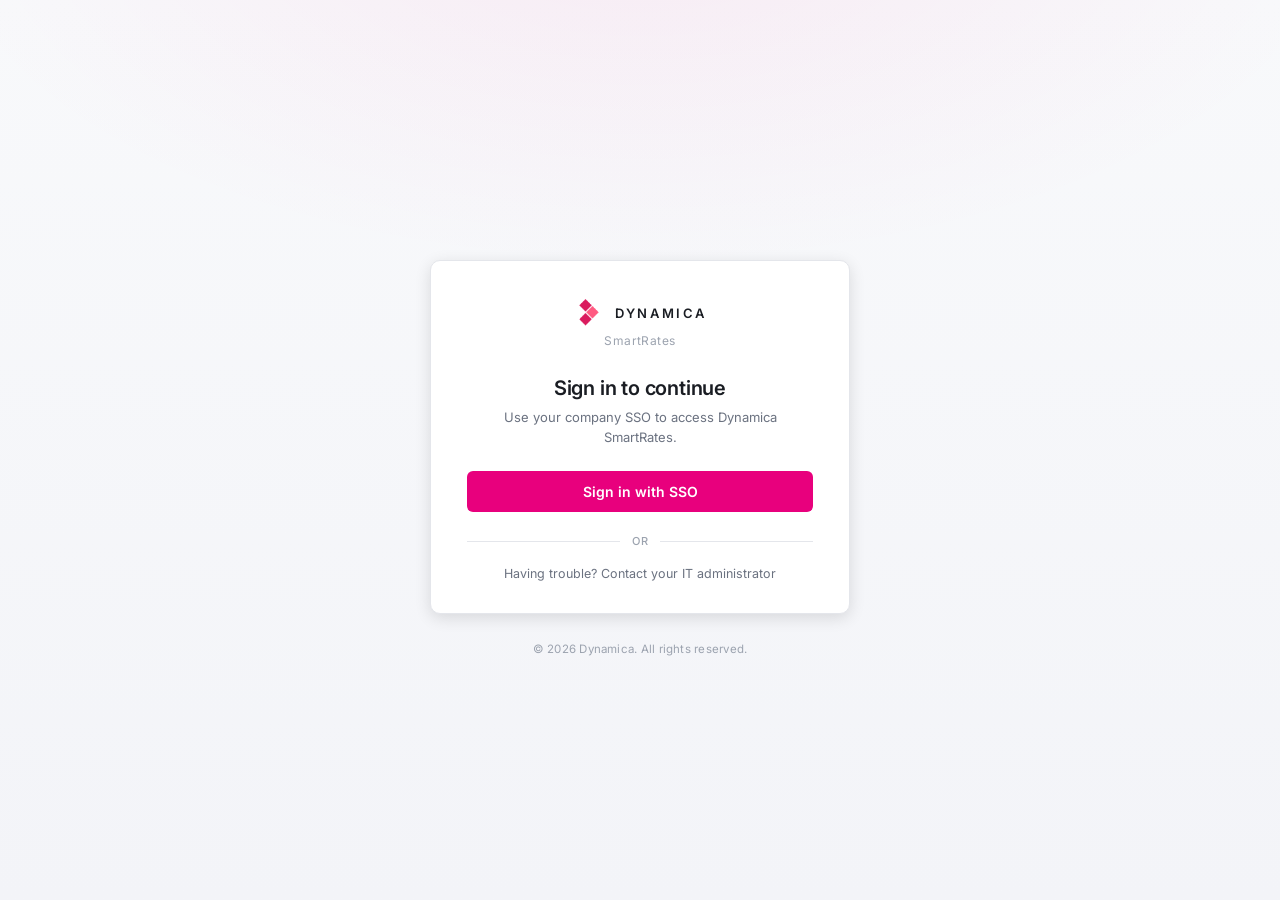
<file: sso.html>
<!DOCTYPE html>
<html lang="en">
<head>
  <meta charset="UTF-8" />
  <meta name="viewport" content="width=device-width, initial-scale=1.0" />
  <title>Sign in — Dynamica SmartRates</title>
  <link rel="stylesheet" href="styles.css" />
  <style>
    html, body { height: 100%; overflow: auto; }
    body {
      background:
        radial-gradient(1200px 600px at 50% -10%, rgba(232,0,125,0.06), transparent 60%),
        linear-gradient(180deg, #f8f9fb 0%, #f3f4f8 100%);
      min-height: 100%;
      display: flex;
      flex-direction: column;
      align-items: center;
      justify-content: center;
      padding: 32px 16px 16px;
    }
    .sso-card {
      width: 100%;
      max-width: 420px;
      background: var(--surface);
      border: 1px solid var(--border);
      border-radius: var(--radius-lg);
      box-shadow: var(--shadow-md);
      padding: 36px 36px 32px;
      display: flex;
      flex-direction: column;
      align-items: stretch;
      text-align: center;
    }
    .sso-brand {
      display: flex;
      align-items: center;
      justify-content: center;
      gap: 10px;
      margin-bottom: 4px;
    }
    .sso-brand img { height: 32px; width: auto; display: block; }
    .sso-brand .wordmark {
      font-family: 'Inter', sans-serif;
      font-size: 13px;
      font-weight: 600;
      letter-spacing: 0.2em;
      color: var(--text-primary);
      text-transform: uppercase;
    }
    .sso-sub {
      font-family: 'Inter', sans-serif;
      font-size: 12px;
      font-weight: 400;
      letter-spacing: 0.04em;
      color: var(--text-muted);
      margin-bottom: 28px;
    }
    .sso-headline {
      font-family: 'Inter', sans-serif;
      font-size: 20px;
      font-weight: 600;
      color: var(--text-primary);
      letter-spacing: -0.01em;
      margin-bottom: 8px;
    }
    .sso-subtext {
      font-family: 'Inter', sans-serif;
      font-size: 13px;
      color: var(--text-secondary);
      line-height: 1.5;
      margin-bottom: 24px;
    }
    .sso-btn {
      width: 100%;
      background: var(--accent);
      color: var(--accent-on);
      font-family: 'Inter', sans-serif;
      font-size: 14px;
      font-weight: 600;
      padding: 12px 20px;
      border: none;
      border-radius: var(--radius);
      cursor: pointer;
      display: inline-flex;
      align-items: center;
      justify-content: center;
      gap: 10px;
      transition: background .12s, opacity .12s;
    }
    .sso-btn:hover { background: var(--accent-dim); }
    .sso-btn:disabled { cursor: default; opacity: 0.85; }
    .sso-btn-spinner {
      width: 14px;
      height: 14px;
      border: 2px solid rgba(255,255,255,0.4);
      border-top-color: #fff;
      border-radius: 50%;
      animation: ssoSpin .7s linear infinite;
      display: none;
    }
    .sso-btn.loading .sso-btn-spinner { display: inline-block; }
    @keyframes ssoSpin { to { transform: rotate(360deg); } }

    .sso-divider {
      display: flex;
      align-items: center;
      gap: 12px;
      margin: 22px 0 18px;
      color: var(--text-muted);
      font-family: 'Inter', sans-serif;
      font-size: 11px;
      font-weight: 500;
      letter-spacing: 0.08em;
      text-transform: uppercase;
    }
    .sso-divider::before,
    .sso-divider::after {
      content: '';
      flex: 1;
      height: 1px;
      background: var(--border);
    }
    .sso-help {
      font-family: 'Inter', sans-serif;
      font-size: 12.5px;
      color: var(--text-secondary);
      text-decoration: none;
    }
    .sso-help:hover { color: var(--accent-text); text-decoration: underline; }

    .sso-footer {
      margin-top: 28px;
      font-family: 'Inter', sans-serif;
      font-size: 11.5px;
      color: var(--text-muted);
      letter-spacing: 0.02em;
    }
  </style>
</head>
<body>

  <div class="sso-card">
    <div class="sso-brand">
      <img src="engine_logo (2).png" alt="Dynamica">
      <span class="wordmark">DYNAMICA</span>
    </div>
    <div class="sso-sub">SmartRates</div>

    <div class="sso-headline">Sign in to continue</div>
    <div class="sso-subtext">Use your company SSO to access Dynamica SmartRates.</div>

    <button class="sso-btn" id="ssoBtn" type="button">
      <span class="sso-btn-spinner" aria-hidden="true"></span>
      <span class="sso-btn-label">Sign in with SSO</span>
    </button>

    <div class="sso-divider" aria-hidden="true">or</div>

    <a class="sso-help" href="#" onclick="event.preventDefault();">Having trouble? Contact your IT administrator</a>
  </div>

  <div class="sso-footer">© 2026 Dynamica. All rights reserved.</div>

<script>
  document.getElementById('ssoBtn').addEventListener('click', function () {
    if (this.classList.contains('loading')) return;
    this.classList.add('loading');
    this.disabled = true;
    this.querySelector('.sso-btn-label').textContent = 'Signing in…';
    setTimeout(() => { window.location.href = 'index.html'; }, 800);
  });
</script>
</body>
</html>
</file>
<file: styles.css>
@import url('https://fonts.googleapis.com/css2?family=Inter:wght@400;500;600;700&family=JetBrains+Mono:wght@400;500&display=swap');

/* ── Reset & Base ─────────────────────────────────────────── */
*, *::before, *::after { box-sizing: border-box; margin: 0; padding: 0; }

:root {
  --nav-bg:       #1a1a2e;
  --nav-border:   #2d2d44;
  /* Dynamica pink. --accent fills surfaces, --accent-on is the readable
     text/icon colour ON those fills, --accent-text is accent-coloured text on
     light surfaces. Pink is dark enough that both resolve simply. */
  --accent:       #e8007d;
  --accent-dim:   #c2185b;
  --accent-on:    #ffffff;
  --accent-text:  #e8007d;
  --warn:         #f5a623;
  --danger:       #e05252;
  --body-bg:      #f5f6f8;
  --surface:      #ffffff;
  --border:       #e4e6eb;
  --border-mid:   #d0d3da;
  --text-primary: #1a1d23;
  --text-secondary: #6b7280;
  --text-muted:   #9ca3af;
  --row-hover:    #f0f4ff;
  --row-selected: #eef2ff;
  --pill-bg:      #1e2028;
  --radius:       6px;
  --radius-lg:    10px;
  --shadow-sm:    0 1px 3px rgba(0,0,0,.08);
  --shadow-md:    0 4px 16px rgba(0,0,0,.12);
  --shadow-lg:    0 8px 32px rgba(0,0,0,.18);
}

html, body {
  font-family: 'Inter', -apple-system, BlinkMacSystemFont, sans-serif;
  font-size: 13px;
  color: var(--text-primary);
  background: var(--body-bg);
  height: 100%;
  overflow: hidden;
}

/* ── App Shell ────────────────────────────────────────────── */
.app {
  display: flex;
  flex-direction: column;
  height: 100vh;
  overflow: hidden;
}

/* ── Top Nav ──────────────────────────────────────────────── */
.topnav {
  background: var(--nav-bg);
  border-bottom: 1px solid var(--nav-border);
  display: flex;
  align-items: center;
  padding: 0 20px;
  height: 48px;
  flex-shrink: 0;
  gap: 0;
  position: relative;
  z-index: 100;
}

.logo {
  display: flex;
  align-items: center;
  gap: 8px;
  margin-right: 32px;
  text-decoration: none;
}

.logo-mark {
  width: 26px;
  height: 26px;
  background: var(--accent);
  border-radius: 5px;
  display: flex;
  align-items: center;
  justify-content: center;
}

.logo-mark svg { width: 14px; height: 14px; fill: #fff; }

.logo-text {
  font-size: 14px;
  font-weight: 600;
  color: #fff;
  letter-spacing: .04em;
  text-transform: uppercase;
}

/* Main tabs in nav */
.nav-tabs {
  display: flex;
  align-items: center;
  gap: 2px;
  flex: 1;
}

.nav-tab {
  color: #9ca3af;
  text-decoration: none;
  font-size: 13px;
  font-weight: 500;
  padding: 14px 16px 13px;
  border-bottom: 2px solid transparent;
  transition: color .15s, border-color .15s;
  white-space: nowrap;
  height: 48px;
  display: inline-flex;
  align-items: center;
}

.nav-tab:hover { color: #e5e7eb; }

.nav-tab.active {
  color: #fff;
  border-bottom-color: var(--accent);
  background: none;
}

.nav-divider {
  width: 1px;
  height: 20px;
  background: var(--nav-border);
  margin: 0 12px;
}

/* Burger / menu icon */
.nav-menu-btn {
  width: 32px;
  height: 32px;
  border-radius: var(--radius);
  border: 1px solid var(--nav-border);
  background: transparent;
  cursor: pointer;
  display: flex;
  align-items: center;
  justify-content: center;
  gap: 0;
  flex-direction: column;
  padding: 0;
  transition: background .15s;
  position: relative;
}

.nav-menu-btn:hover { background: rgba(255,255,255,.08); }

.nav-menu-btn span {
  display: block;
  width: 14px;
  height: 1.5px;
  background: #9ca3af;
  margin: 1.5px 0;
  border-radius: 2px;
  transition: background .15s;
}

.nav-menu-btn:hover span { background: #e5e7eb; }

/* Dropdown menu from burger */
.nav-dropdown {
  position: absolute;
  top: calc(100% + 8px);
  right: 0;
  background: var(--surface);
  border: 1px solid var(--border);
  border-radius: var(--radius-lg);
  box-shadow: var(--shadow-lg);
  min-width: 180px;
  z-index: 999;
  display: none;
  overflow: hidden;
}

.nav-dropdown.open { display: block; }

.nav-dropdown a {
  display: flex;
  align-items: center;
  gap: 10px;
  padding: 10px 16px;
  color: var(--text-primary);
  text-decoration: none;
  font-size: 13px;
  font-weight: 500;
  transition: background .12s;
}

.nav-dropdown a:hover { background: var(--row-hover); }

.nav-dropdown a svg { width: 15px; height: 15px; color: var(--text-secondary); }

/* ── Filter Bar ───────────────────────────────────────────── */
.filter-bar {
  background: #ffffff;
  border-bottom: 1px solid var(--border);
  display: flex;
  align-items: center;
  padding: 0 20px;
  height: 44px;
  flex-shrink: 0;
  gap: 8px;
}

/* ── Multi-Select Filter ──────────────────────────────────── */
.ms-wrap { position: relative; display: inline-block; }

.ms-trigger {
  display: flex;
  align-items: center;
  gap: 6px;
  background: var(--surface);
  border: 1px solid var(--border-mid);
  border-radius: 20px;
  color: var(--text-primary);
  font-family: 'Inter', sans-serif;
  font-size: 12.5px;
  font-weight: 500;
  padding: 4px 12px;
  min-width: 130px;
  cursor: pointer;
  transition: border-color .15s;
  white-space: nowrap;
}

.ms-trigger:hover { border-color: var(--accent); }
.ms-trigger svg { flex-shrink: 0; color: #6b7280; }

.ms-dropdown {
  position: absolute;
  top: calc(100% + 4px);
  left: 0;
  min-width: 200px;
  background: #1e2028;
  border: 1px solid #2a2d35;
  border-radius: 8px;
  box-shadow: var(--shadow-lg);
  z-index: 200;
  display: none;
}

.ms-wrap.open .ms-dropdown { display: block; }

.ms-search input {
  width: 100%;
  background: #16181d;
  border: none;
  border-bottom: 1px solid #2a2d35;
  padding: 8px 12px;
  color: #e5e7eb;
  font-family: 'Inter', sans-serif;
  font-size: 12px;
  outline: none;
}

.ms-search input::placeholder { color: #6b7280; }

.ms-options { max-height: 200px; overflow-y: auto; padding: 4px 0; }

.ms-option {
  display: flex;
  align-items: center;
  gap: 8px;
  padding: 6px 12px;
  color: #cbd5e1;
  font-size: 12px;
  cursor: pointer;
  user-select: none;
}

.ms-option:hover { background: rgba(255,255,255,.05); }

.ms-option input[type=checkbox] { accent-color: var(--accent); cursor: pointer; }

.ms-all {
  border-bottom: 1px solid #2a2d35;
  color: #9ca3af;
  font-weight: 500;
}

/* ── Availability Range Picker ───────────────────────────── */
/* Portaled to document.body and position:fixed, so no ancestor can trap it
   in a stacking context. z-index sits above modals (500) and nav dropdowns
   (999) so the popup always renders above whatever triggered it — including
   inside the Lock Unit Pricing modal on pricing.html. */
.avail-range-picker {
  position: fixed;
  z-index: 1100;
  display: none;
  background: #1e2028;
  border: 1px solid #2a2d35;
  border-radius: 10px;
  box-shadow: var(--shadow-lg);
  padding: 16px;
  width: 520px;
}

.avail-range-picker.open { display: block; }

.ar-calendars { display: flex; gap: 20px; }

.ar-cal { flex: 1; }

.ar-cal-header {
  display: flex;
  align-items: center;
  justify-content: space-between;
  margin-bottom: 8px;
}

.ar-weekdays {
  display: grid;
  grid-template-columns: repeat(7, 1fr);
  text-align: center;
  font-size: 10px;
  font-weight: 600;
  color: #6b7280;
  margin-bottom: 4px;
}

.ar-days {
  display: grid;
  grid-template-columns: repeat(7, 1fr);
  gap: 2px;
}

.ar-day {
  width: 32px;
  height: 32px;
  display: flex;
  align-items: center;
  justify-content: center;
  border-radius: 50%;
  color: #e5e7eb;
  font-size: 11.5px;
  cursor: pointer;
  transition: background .12s;
  border: none;
  background: none;
  font-family: 'Inter', sans-serif;
}

.ar-day:hover { background: rgba(255,255,255,.1); }
.ar-day.empty { visibility: hidden; cursor: default; }
.ar-day.today { outline: 1px solid var(--accent); }
.ar-day.range-start,
.ar-day.range-end { background: var(--accent); color: var(--accent-on); }
.ar-day.range-start { border-radius: 50% 0 0 50%; }
.ar-day.range-end { border-radius: 0 50% 50% 0; }
.ar-day.in-range { background: rgba(62,207,142,0.15); border-radius: 0; }
.ar-day.hover-range { background: rgba(232,0,125,0.12); border-radius: 0; }

.ar-footer {
  display: flex;
  align-items: center;
  justify-content: space-between;
  margin-top: 14px;
  padding-top: 12px;
  border-top: 1px solid #2a2d35;
}

.ar-range-text {
  font-size: 12px;
  color: #9ca3af;
}

.avail-range-btn svg:first-child { margin-right: 2px; }

/* ── Sub-tab Bar ──────────────────────────────────────────── */
.subtab-bar {
  background: var(--surface);
  border-bottom: 1px solid var(--border);
  display: flex;
  align-items: center;
  padding: 0 20px;
  height: 44px;
  flex-shrink: 0;
  gap: 0;
}

.subtab {
  color: var(--text-secondary);
  text-decoration: none;
  font-size: 13px;
  font-weight: 500;
  padding: 10px 16px;
  border-bottom: 2px solid transparent;
  margin-bottom: -1px;
  transition: color .15s, border-color .15s;
  white-space: nowrap;
}

.subtab:hover { color: var(--text-primary); }

.subtab.active {
  color: var(--text-primary);
  border-bottom-color: var(--accent);
}

.subtab-spacer { flex: 1; }

/* Advanced Filters button */
.btn-adv-filters {
  display: flex;
  align-items: center;
  gap: 6px;
  padding: 6px 12px;
  border: 1px solid var(--border-mid);
  border-radius: var(--radius);
  background: var(--surface);
  color: var(--text-secondary);
  font-family: 'Inter', sans-serif;
  font-size: 12px;
  font-weight: 500;
  cursor: pointer;
  transition: background .15s, border-color .15s;
}

.btn-adv-filters:hover { background: var(--row-hover); border-color: var(--border-mid); }

.btn-adv-filters svg { width: 13px; height: 13px; }

/* Re-run pricing — reuses the .btn-adv-filters outlined look so the two
   sit flush in the subtab bar. Disabled + spinner states handled inline. */
.btn-rerun[disabled] { opacity: .7; cursor: default; }
.btn-rerun .rerun-spinner {
  width: 12px; height: 12px;
  border: 2px solid rgba(0,0,0,0.15);
  border-top-color: var(--accent);
  border-radius: 50%;
  animation: rerun-spin .7s linear infinite;
  display: inline-block;
}
@keyframes rerun-spin { to { transform: rotate(360deg); } }

/* Small muted timestamp that sits to the left of the Re-run button. */
.rerun-timestamp {
  font-family: 'Inter', sans-serif;
  font-size: 11.5px;
  color: var(--text-muted);
  white-space: nowrap;
  margin-right: 8px;
}

/* Save button */
.btn-save {
  display: flex;
  align-items: center;
  gap: 6px;
  padding: 6px 16px;
  border: none;
  border-radius: var(--radius);
  background: var(--accent);
  color: var(--accent-on);
  font-family: 'Inter', sans-serif;
  font-size: 12px;
  font-weight: 600;
  cursor: pointer;
  transition: background .15s;
}

.btn-save:hover { background: var(--accent-dim); }

/* ── Main Content Area ────────────────────────────────────── */
.main {
  flex: 1;
  overflow: hidden;
  display: flex;
  flex-direction: column;
  position: relative;
}

/* ── Status Legend ────────────────────────────────────────── */
.status-legend {
  background: #fafbfc;
  border-bottom: 1px solid var(--border);
  padding: 5px 20px;
  font-size: 11px;
  color: var(--text-muted);
  display: flex;
  align-items: center;
  gap: 10px;
  flex-shrink: 0;
}

.status-legend-group { font-weight: 500; color: var(--text-secondary); }
.status-legend-item { display: inline-flex; align-items: center; gap: 4px; }
.status-legend-sep { color: var(--border-mid); margin: 0 4px; }

/* ── Term Table Sticky Column ─────────────────────────────── */
.term-name-cell {
  position: sticky;
  left: 0;
  background: var(--surface);
  z-index: 5;
  min-width: 180px;
  max-width: 180px;
  width: 180px;
  white-space: nowrap;
  overflow: hidden;
  text-overflow: ellipsis;
  padding-right: 12px;
}

.term-name-cell .term-name-text {
  display: inline-block;
  max-width: 140px;
  overflow: hidden;
  text-overflow: ellipsis;
  vertical-align: middle;
}

tr.row-property .term-name-cell { background: #fff; }
tr.row-bedtype .term-name-cell { background: #fafbfc; padding-left: 20px; max-width: none; overflow: visible; }

/* ── Data Table ───────────────────────────────────────────── */
.table-wrap {
  flex: 1;
  overflow-x: auto;
  overflow-y: auto;
}

table.data-table {
  table-layout: auto;
  width: 100%;
  border-collapse: collapse;
  font-family: 'Inter', sans-serif;
  font-size: 12.5px;
}

table.data-table th:first-child,
table.data-table td:first-child { min-width: 160px; }

table.data-table thead th {
  background: var(--surface);
  border-bottom: 1px solid var(--border);
  padding: 9px 12px;
  text-align: left;
  font-family: 'Inter', sans-serif;
  font-weight: 600;
  font-size: 11px;
  letter-spacing: 0.02em;
  color: var(--text-secondary);
  white-space: nowrap;
  position: sticky;
  top: 0;
  z-index: 10;
}

table.data-table thead th .th-sub {
  font-weight: 400;
  color: var(--text-muted);
  display: block;
  font-size: 10.5px;
  margin-top: 1px;
}


table.data-table tbody tr {
  border-bottom: 1px solid var(--border);
  transition: background .1s;
}

table.data-table tbody tr:hover { background: var(--row-hover); }

table.data-table tbody td {
  padding: 8px 12px;
  vertical-align: middle;
  white-space: nowrap;
  color: var(--text-primary);
}

/* Row hierarchy levels */
tr.row-property td:first-child { font-weight: 600; font-size: 13px; }
tr.row-property { background: #fff; }
tr.row-property td {
  padding-top: 10px;
  padding-bottom: 10px;
  height: 44px;
  vertical-align: middle;
}

tr.row-bedtype td { background: #fafbfc; }
tr.row-bedtype td:first-child { font-weight: 500; padding-left: 28px; }
tr.row-bedtype.clickable:hover td { background: #f0f4ff !important; cursor: pointer; }
tr.row-bedtype td {
  padding-top: 8px;
  padding-bottom: 8px;
  height: 38px;
  vertical-align: middle;
}

tr.row-unit td { background: #fff; }
tr.row-unit td:first-child { padding-left: 44px; }
tr.row-unit td {
  padding-top: 6px;
  padding-bottom: 6px;
  height: 34px;
  vertical-align: middle;
}

/* Consistent thead height */
table.data-table thead tr { height: 40px; }
table.data-table thead th { padding-top: 8px; padding-bottom: 8px; vertical-align: middle; }

/* Ensure form elements align in cells */
table.data-table td input,
table.data-table td select,
table.data-table td button { vertical-align: middle; }

/* Expand chevron */
.expand-btn {
  background: none;
  border: none;
  cursor: pointer;
  padding: 0;
  color: var(--text-muted);
  display: inline-flex;
  align-items: center;
  margin-right: 6px;
  transition: transform .15s;
}

.expand-btn svg { width: 12px; height: 12px; }
.expand-btn.open svg { transform: rotate(90deg); }

/* Availability % */
.avail-pct {
  display: inline-flex;
  align-items: center;
  gap: 5px;
  font-weight: 500;
}

.warn-icon {
  color: var(--warn);
  font-size: 13px;
}


/* Avg badge (ø symbol) */
.avg-badge {
  display: inline-flex;
  align-items: center;
  gap: 4px;
  color: var(--text-secondary);
}

.avg-badge .avg-sym {
  font-size: 11px;
  color: var(--text-muted);
}

/* Price change column sizing */
.price-change-abs .price-input { width: 64px; }
.price-change-pct .price-input { width: 56px; }

/* Price change inline input */
.price-input {
  width: 80px;
  height: 26px;
  border: 1px solid var(--border-mid);
  border-radius: 4px;
  background: #f3f4f6;
  font-family: 'Inter', sans-serif;
  font-size: 12px;
  color: var(--text-primary);
  padding: 3px 6px;
  text-align: right;
  outline: none;
}

.price-input:focus { border-color: var(--accent); background: #fff; }

/* Alert icons row */
.alert-icons {
  display: inline-flex;
  align-items: center;
  gap: 6px;
  color: var(--accent-text);
}

.alert-icons button {
  background: none;
  border: none;
  cursor: pointer;
  color: var(--accent-text);
  padding: 0;
  display: flex;
  align-items: center;
}

.alert-icons button svg { width: 13px; height: 13px; }
.alert-icons button:hover { color: var(--accent-dim); }

/* Delta values */
.delta-neg { color: var(--danger); }
.delta-pos { color: var(--accent-text); }

/* LT / Att. Value highlight */
.highlight-teal { color: var(--accent-text); font-weight: 600; }

/* Reason input */
.reason-input {
  border: 1px solid var(--border-mid);
  border-radius: 4px;
  background: #f3f4f6;
  font-family: 'Inter', sans-serif;
  font-size: 12px;
  color: var(--text-secondary);
  padding: 4px 8px;
  width: 90px;
  outline: none;
}

.reason-input:focus { border-color: var(--accent); background: #fff; }

/* ── Modal ────────────────────────────────────────────────── */
.modal-backdrop {
  position: fixed;
  inset: 0;
  background: rgba(0,0,0,.45);
  z-index: 500;
  display: none;
  align-items: center;
  justify-content: center;
}

.modal-backdrop.open { display: flex; }

.modal {
  background: var(--surface);
  border-radius: var(--radius-lg);
  box-shadow: var(--shadow-lg);
  font-family: 'Inter', sans-serif;
  width: 480px;
  max-height: 80vh;
  display: flex;
  flex-direction: column;
  overflow: hidden;
}

.modal-header {
  display: flex;
  align-items: flex-start;
  justify-content: space-between;
  padding: 18px 20px 14px;
  border-bottom: 1px solid var(--border);
}

.modal-title { font-size: 15px; font-weight: 600; }
.modal-subtitle { font-size: 12px; color: var(--text-secondary); margin-top: 2px; }

.modal-close {
  background: none;
  border: none;
  cursor: pointer;
  color: var(--text-muted);
  padding: 2px;
  border-radius: 4px;
  display: flex;
  align-items: center;
}

.modal-close:hover { background: var(--row-hover); color: var(--text-primary); }
.modal-close svg { width: 16px; height: 16px; }

.modal-body {
  flex: 1;
  overflow-y: auto;
  padding: 16px 20px;
}

.modal-footer {
  display: flex;
  justify-content: flex-end;
  gap: 8px;
  padding: 14px 20px;
  border-top: 1px solid var(--border);
}

/* Modal table */
table.modal-table {
  width: 100%;
  border-collapse: collapse;
  font-size: 12.5px;
}

table.modal-table thead th {
  border-bottom: 1px solid var(--border);
  padding: 7px 10px;
  text-align: left;
  font-weight: 600;
  font-size: 11.5px;
  color: var(--text-secondary);
}

table.modal-table thead th .th-sub {
  font-weight: 400;
  font-size: 10.5px;
  color: var(--text-muted);
}

table.modal-table tbody td {
  padding: 8px 10px;
  border-bottom: 1px solid var(--border);
}

table.modal-table tbody tr:last-child td { border-bottom: none; }

table.modal-table .info-icon {
  color: var(--warn);
  font-size: 13px;
}

/* Form fields in modal */
.form-field {
  position: relative;
  margin-bottom: 12px;
}

.form-field label {
  position: absolute;
  top: 8px;
  left: 12px;
  font-size: 11px;
  color: var(--text-muted);
  pointer-events: none;
}

.form-field input,
.form-field select {
  width: 100%;
  border: 1px solid var(--border-mid);
  border-radius: var(--radius);
  padding: 22px 12px 8px;
  font-family: 'Inter', sans-serif;
  font-size: 13px;
  color: var(--text-primary);
  background: var(--surface);
  outline: none;
  appearance: none;
}

.form-field input:focus,
.form-field select:focus { border-color: var(--accent); }

.form-row { display: flex; gap: 10px; }
.form-row .form-field { flex: 1; }

/* Toggle */
.toggle-row {
  display: flex;
  align-items: center;
  justify-content: space-between;
  padding: 10px 0;
}

.toggle {
  position: relative;
  width: 38px;
  height: 20px;
}

.toggle input { opacity: 0; width: 0; height: 0; }

.toggle-slider {
  position: absolute;
  inset: 0;
  background: var(--border-mid);
  border-radius: 20px;
  cursor: pointer;
  transition: background .2s;
}

.toggle-slider::before {
  content: '';
  position: absolute;
  width: 14px;
  height: 14px;
  background: #fff;
  border-radius: 50%;
  top: 3px;
  left: 3px;
  transition: transform .2s;
}

.toggle input:checked + .toggle-slider { background: var(--accent); }
.toggle input:checked + .toggle-slider::before { transform: translateX(18px); }

/* ── Advanced Filters Drawer ──────────────────────────────── */
.adv-drawer {
  position: absolute;
  top: 0;
  right: 0;
  bottom: 20px;            /* small gap above viewport bottom */
  width: 420px;
  background: var(--surface);
  border-left: 1px solid var(--border);
  box-shadow: var(--shadow-md);
  display: none;
  flex-direction: column;
  z-index: 50;
  overflow: hidden;        /* scroll happens in .adv-drawer-body */
}

/* Modifier for pages whose drawer should visually overlap the legend strip
   and KPI stats strip (pricing.html, pricing-renewals.html). Positions the
   drawer against the viewport so its top sits at the bottom of the subtab
   bar (topnav 48 + filter-bar 44 + subtab-bar 44 = 136px). */
.adv-drawer.adv-drawer-tall {
  position: fixed;
  top: 136px;
  right: 0;
  bottom: 20px;
}

.adv-drawer.open { display: flex; }

/* Scrollable section wrapper between the sticky header and footer. Host
   pages wrap their existing .adv-section list in this div. */
.adv-drawer-body {
  flex: 1;
  overflow-y: auto;
}

.adv-drawer-header {
  display: flex;
  align-items: center;
  justify-content: space-between;
  padding: 16px 18px;
  border-bottom: 1px solid var(--border);
  background: var(--surface);
  flex-shrink: 0;
}

.adv-drawer-title { font-size: 14px; font-weight: 600; }

.adv-close {
  background: none;
  border: none;
  cursor: pointer;
  color: var(--text-muted);
  display: flex;
  align-items: center;
}

.adv-close svg { width: 16px; height: 16px; }
.adv-close:hover { color: var(--text-primary); }

.adv-section { padding: 14px 18px; border-bottom: 1px solid var(--border); }
.adv-section-title { font-size: 11px; font-weight: 600; color: var(--text-muted); text-transform: uppercase; letter-spacing: .06em; margin-bottom: 10px; }

.adv-row {
  display: flex;
  align-items: center;
  justify-content: space-between;
  margin-bottom: 8px;
}

.adv-row label { font-size: 12.5px; color: var(--text-secondary); }

.adv-select {
  appearance: none;
  border: 1px solid var(--border-mid);
  border-radius: var(--radius);
  background: var(--surface);
  font-family: 'Inter', sans-serif;
  font-size: 12px;
  color: var(--text-secondary);
  padding: 5px 24px 5px 8px;
  cursor: pointer;
  background-image: url("data:image/svg+xml,%3Csvg xmlns='http://www.w3.org/2000/svg' width='10' height='6' fill='none'%3E%3Cpath d='M1 1l4 4 4-4' stroke='%236b7280' stroke-width='1.5' stroke-linecap='round'/%3E%3C/svg%3E");
  background-repeat: no-repeat;
  background-position: right 6px center;
  min-width: 90px;
}

.adv-select:focus { outline: none; border-color: var(--accent); }

.adv-full-select {
  width: 100%;
  margin-bottom: 8px;
  appearance: none;
  border: 1px solid var(--border-mid);
  border-radius: var(--radius);
  background: var(--surface);
  font-family: 'Inter', sans-serif;
  font-size: 12px;
  color: var(--text-muted);
  padding: 7px 28px 7px 10px;
  cursor: pointer;
  background-image: url("data:image/svg+xml,%3Csvg xmlns='http://www.w3.org/2000/svg' width='10' height='6' fill='none'%3E%3Cpath d='M1 1l4 4 4-4' stroke='%236b7280' stroke-width='1.5' stroke-linecap='round'/%3E%3C/svg%3E");
  background-repeat: no-repeat;
  background-position: right 8px center;
}

.adv-full-select:focus { outline: none; border-color: var(--accent); }

.adv-footer {
  padding: 14px 18px;
  background: var(--surface);
  border-top: 1px solid var(--border);
  flex-shrink: 0;
}

.btn-apply {
  width: 100%;
  padding: 10px;
  background: var(--accent);
  color: var(--accent-on);
  border: none;
  border-radius: var(--radius);
  font-family: 'Inter', sans-serif;
  font-size: 13px;
  font-weight: 600;
  cursor: pointer;
  transition: background .15s;
}

.btn-apply:hover { background: var(--accent-dim); }

/* ── Panels Container ─────────────────────────────────────── */
.panels-container {
  position: absolute;
  bottom: 0;
  left: 0;
  right: 0;
  z-index: 40;
  display: flex;
  flex-direction: column;
  pointer-events: none;
}

.panels-container > * { pointer-events: auto; }

/* ── Panel Collapse Handle ───────────────────────────────── */
.panel-collapse-handle {
  display: flex;
  align-items: center;
  justify-content: center;
  width: 52px;
  height: 22px;
  background: #2a2d35;
  border-radius: 8px 8px 0 0;
  cursor: pointer;
  margin: 0 auto;
  transition: background .15s;
  position: relative;
  z-index: 1;
}

.panel-collapse-handle:hover { background: #3d4150; }

.panel-collapse-handle svg {
  color: #9ca3af;
  transition: transform .3s, color .15s;
  width: 12px;
  height: 12px;
}

.panel-collapse-handle:hover svg { color: #e5e7eb; }

/* Chevron points down when open, rotates up when closed */
.exposure-wrap.panel-closed .panel-collapse-handle svg,
.unit-pricing-wrap.panel-closed .panel-collapse-handle svg {
  transform: rotate(180deg);
}

/* ── Panel Header Bar ────────────────────────────────────── */
.panel-header-bar {
  display: flex;
  align-items: center;
  height: 44px;
  padding: 0 16px;
  border-bottom: 1px solid var(--nav-border);
  flex-shrink: 0;
}

/* ── Expiration KPI Panel ────────────────────────────────── */
.exp-kpi-wrap {
  position: absolute;
  bottom: 0;
  left: 0;
  right: 0;
  z-index: 40;
  overflow: visible;
}

.exp-kpi-panel {
  height: 320px;
  background: linear-gradient(180deg, #1e2128 0%, #23262f 100%);
  border-top: 1px solid var(--nav-border);
  display: flex;
  flex-direction: column;
  overflow: hidden;
  transition: transform .3s cubic-bezier(0.4, 0, 0.2, 1), height .3s cubic-bezier(0.4, 0, 0.2, 1);
  width: 100%;
  transform: translateY(0);
}

.exp-kpi-wrap.minimized .exp-kpi-panel { transform: translateY(100%); }
.exp-kpi-wrap.minimized .panel-collapse-handle { display: none; }
.exp-kpi-wrap.minimized .panel-collapse-handle svg { transform: rotate(180deg); }

/* ── Exposure Panel ──────────────────────────────────────── */
.exposure-wrap {
  position: fixed;
  bottom: 0;
  left: 0;
  right: 0;
  z-index: 200;
  max-height: 52vh;
  display: flex;
  flex-direction: column;
  overflow: hidden;
}

.exposure-panel {
  width: 100%;
  flex: 1;
  min-height: 0;
  background: linear-gradient(180deg, #1e2128 0%, #23262f 100%);
  border-top: 1px solid var(--nav-border);
  transition: transform .3s cubic-bezier(0.4, 0, 0.2, 1);
  overflow: hidden;
  display: flex;
  flex-direction: column;
  transform: translateY(0);
}

.exposure-panel.panel-closed {
  transform: translateY(100%);
}

/* ── Unit Pricing Panel ──────────────────────────────────── */
.unit-pricing-wrap {
  overflow: visible;
}

.unit-pricing-panel {
  width: 100%;
  height: 420px;
  background: linear-gradient(180deg, #1e2128 0%, #23262f 100%);
  border-top: 1px solid var(--nav-border);
  transition: transform .3s cubic-bezier(0.4, 0, 0.2, 1), height .3s cubic-bezier(0.4, 0, 0.2, 1);
  overflow: hidden;
  display: flex;
  flex-direction: column;
  transform: translateY(0);
}

.unit-pricing-panel.panel-closed {
  transform: translateY(100%);
  height: 0;
}

/* When both panels are open, share space */
.panels-container.both-open .exposure-panel { max-height: 360px; }
.panels-container.both-open .unit-pricing-panel { max-height: 360px; }


.exposure-inner {
  padding: 12px 16px;
  flex: 1;
  min-height: 0;
  display: flex;
  flex-direction: column;
  overflow: hidden;
}

.exposure-title { font-size: 14px; font-weight: 600; color: #fff; }
.exposure-divider { color: #3d4150; }
.exposure-prop { font-size: 13px; color: #9ca3af; }

.exposure-dates { display: flex; gap: 8px; margin-bottom: 14px; flex-shrink: 0; }

.date-input-wrap {
  position: relative;
}

.date-input-wrap input {
  background: #1e2028;
  border: 1px solid var(--nav-border);
  border-radius: var(--radius);
  color: #9ca3af;
  font-family: 'Inter', sans-serif;
  font-size: 12px;
  padding: 5px 28px 5px 10px;
  width: 120px;
  outline: none;
}

.date-input-wrap input:focus { border-color: var(--accent); }

.date-input-wrap .cal-icon {
  position: absolute;
  right: 8px;
  top: 50%;
  transform: translateY(-50%);
  color: #6b7280;
  font-size: 12px;
}

.exposure-charts {
  display: flex;
  flex-direction: column;
  flex: 1;
  min-height: 0;
  overflow: hidden;
  gap: 0;
}

.chart-box {
  display: flex;
  flex-direction: column;
  overflow: hidden;
  flex: 1;
  min-height: 0;
}

.chart-canvas-wrap {
  position: relative;
  width: 100%;
  flex: 1;
  min-height: 140px;
  height: 180px;
}

.chart-label {
  font-size: 11.5px;
  font-weight: 600;
  color: #e5e7eb;
  margin-bottom: 4px;
  display: flex;
  align-items: center;
  flex-shrink: 0;
  justify-content: space-between;
}

.chart-legend {
  display: flex;
  gap: 12px;
  flex-wrap: wrap;
}

.legend-item {
  display: flex;
  align-items: center;
  gap: 4px;
  font-size: 10.5px;
  color: #9ca3af;
}

.legend-dot {
  width: 8px;
  height: 8px;
  border-radius: 50%;
}

.legend-line {
  width: 14px;
  height: 2px;
  border-radius: 1px;
}

canvas.chart-canvas { flex: 1; }

.chart-box canvas { width: 100% !important; height: 100% !important; max-width: 100%; max-height: 100%; }

/* ── Tooltip ──────────────────────────────────────────────── */
.tooltip-popup {
  position: fixed;
  background: var(--nav-bg);
  border: 1px solid var(--nav-border);
  border-radius: var(--radius);
  padding: 8px 0;
  min-width: 180px;
  z-index: 999;
  display: none;
  box-shadow: var(--shadow-md);
}

.tooltip-popup.open { display: block; }

.tooltip-title {
  font-size: 10.5px;
  font-weight: 600;
  color: var(--text-muted);
  text-transform: uppercase;
  letter-spacing: .06em;
  padding: 0 12px 6px;
  border-bottom: 1px solid var(--nav-border);
  margin-bottom: 4px;
}

.tooltip-item {
  display: flex;
  align-items: center;
  gap: 8px;
  padding: 5px 12px;
  color: #e5e7eb;
  font-size: 12px;
}

.tooltip-item svg { width: 13px; height: 13px; color: #9ca3af; }

/* ── Buttons ──────────────────────────────────────────────── */
.btn {
  display: inline-flex;
  align-items: center;
  gap: 6px;
  padding: 7px 14px;
  border-radius: var(--radius);
  font-family: 'Inter', sans-serif;
  font-size: 12.5px;
  font-weight: 500;
  cursor: pointer;
  border: none;
  transition: background .15s;
  text-decoration: none;
}

.btn-primary {
  background: var(--accent);
  color: var(--accent-on);
}
.btn-primary:hover { background: var(--accent-dim); }

.btn-ghost {
  background: transparent;
  color: var(--text-secondary);
  border: 1px solid var(--border-mid);
}
.btn-ghost:hover { background: var(--row-hover); }

.btn-danger {
  background: var(--danger);
  color: #fff;
}

/* ── Date Picker Button ──────────────────────────────────── */
.date-picker-btn {
  display: flex;
  align-items: center;
  gap: 8px;
  background: #1e2028;
  border: 1px solid var(--nav-border);
  border-radius: var(--radius);
  color: #9ca3af;
  font-family: 'Inter', sans-serif;
  font-size: 12px;
  padding: 5px 10px;
  cursor: pointer;
  min-width: 120px;
  transition: border-color .15s;
}

.date-picker-btn:hover { border-color: #3d4150; }
.date-picker-btn:focus { outline: none; border-color: var(--accent); }

/* ── Calendar Popup ──────────────────────────────────────── */
.calendar-popup {
  position: fixed;
  z-index: 600;
  display: none;
  background: #1e2028;
  border: 1px solid #2a2d35;
  border-radius: 8px;
  padding: 12px;
  width: 240px;
  box-shadow: var(--shadow-lg);
}

.calendar-popup.open { display: block; }

.calendar-header {
  display: flex;
  align-items: center;
  justify-content: space-between;
  margin-bottom: 8px;
}

.calendar-month {
  font-size: 12.5px;
  font-weight: 600;
  color: #e5e7eb;
}

.calendar-nav {
  background: none;
  border: none;
  cursor: pointer;
  color: #9ca3af;
  padding: 4px;
  border-radius: 4px;
  display: flex;
  align-items: center;
}

.calendar-nav:hover { background: rgba(255,255,255,.08); color: #e5e7eb; }

.calendar-weekdays {
  display: grid;
  grid-template-columns: repeat(7, 1fr);
  text-align: center;
  font-size: 10px;
  font-weight: 600;
  color: #6b7280;
  margin-bottom: 4px;
}

.calendar-days {
  display: grid;
  grid-template-columns: repeat(7, 1fr);
  gap: 2px;
}

.calendar-days button {
  background: none;
  border: none;
  color: #e5e7eb;
  font-family: 'Inter', sans-serif;
  font-size: 11.5px;
  padding: 5px 0;
  border-radius: 4px;
  cursor: pointer;
  transition: background .12s;
}

.calendar-days button:hover { background: rgba(255,255,255,.1); }
.calendar-days button.today { outline: 1px solid #475569; }
.calendar-days button.selected { background: var(--accent); color: var(--accent-on); }
.calendar-days button.empty { visibility: hidden; cursor: default; }

/* ── Add Button (concs / notes) ───────────────────────────── */
.add-concs-btn {
  background: none;
  border: none;
  cursor: pointer;
  color: var(--accent-text);
  font-family: 'Inter', sans-serif;
  font-size: 11.5px;
  font-weight: 500;
  display: inline-flex;
  align-items: center;
  gap: 4px;
  padding: 0;
}

.add-concs-btn:hover { opacity: 0.75; }

.note-textarea {
  width: 100%;
  border: 1px solid var(--border-mid);
  border-radius: var(--radius);
  padding: 10px;
  font-family: 'Inter', sans-serif;
  font-size: 13px;
  color: var(--text-primary);
  background: var(--surface);
  outline: none;
  resize: vertical;
}

.note-textarea:focus { border-color: var(--accent); }

/* ── Utility ──────────────────────────────────────────────── */
.hidden { display: none !important; }
.text-right { text-align: right; }
.text-muted { color: var(--text-muted); }
.font-mono { font-family: 'JetBrains Mono', monospace; }

/* ── KPI panel height constraint ─────────────────────────── */
.exp-kpi-wrap, .unit-pricing-wrap {
  max-height: 55vh;
}
.exp-kpi-panel, .unit-pricing-panel {
  max-height: 55vh;
}

/* ── Wide screen optimizations ───────────────────────────── */
@media (min-width: 1600px) {
  .filter-bar { gap: 10px; }
  .nav-tab { font-size: 14px; }
  .data-table th, .data-table td { padding: 8px 14px; font-size: 13px; }
  tr.row-property td, tr.row-bedtype td { font-size: 13px; }
}

/* ── Burger button (sits in topnav) ──────────────────────── */
.burger-btn {
  display: inline-flex;
  align-items: center;
  justify-content: center;
  width: 40px;
  height: 40px;
  margin-right: 6px;
  margin-left: -8px;
  background: transparent;
  border: none;
  border-radius: 6px;
  cursor: pointer;
  color: rgba(255,255,255,0.85);
  transition: background .12s, color .12s;
  flex-shrink: 0;
}
.burger-btn:hover { background: rgba(255,255,255,0.08); color: #fff; }
.burger-btn:focus-visible { outline: 2px solid var(--accent); outline-offset: -2px; }
.burger-btn svg { display: block; }

/* ── Slide-out drawer ────────────────────────────────────── */
.drawer-backdrop {
  position: fixed;
  inset: 0;
  background: rgba(15, 18, 30, 0.45);
  opacity: 0;
  visibility: hidden;
  transition: opacity .18s ease-out, visibility .18s ease-out;
  z-index: 1500;
}
.drawer-backdrop.open { opacity: 1; visibility: visible; }

.drawer {
  position: fixed;
  top: 0;
  left: 0;
  width: 280px;
  height: 100vh;
  background: var(--surface);
  box-shadow: var(--shadow-lg);
  transform: translateX(-100%);
  transition: transform .2s ease-out;
  z-index: 1501;
  display: flex;
  flex-direction: column;
  visibility: hidden;
}
.drawer.open { transform: translateX(0); visibility: visible; }
.drawer.closing { transition-duration: .15s; visibility: visible; }

.drawer-header {
  background: var(--nav-bg);
  border-bottom: 1px solid var(--nav-border);
  height: 64px;
  padding: 0 12px 0 20px;
  display: flex;
  align-items: center;
  gap: 10px;
  flex-shrink: 0;
}
.drawer-header img { height: 28px; width: auto; display: block; }
.drawer-brand {
  display: flex;
  flex-direction: column;
  line-height: 1;
  gap: 2px;
  flex: 1;
  min-width: 0;
}
.drawer-brand .wordmark {
  font-family: 'Inter', sans-serif;
  font-size: 11px;
  font-weight: 600;
  letter-spacing: 0.18em;
  color: #fff;
  text-transform: uppercase;
}
.drawer-brand .sub {
  font-family: 'Inter', sans-serif;
  font-size: 12px;
  font-weight: 400;
  letter-spacing: 0.02em;
  color: rgba(255,255,255,0.55);
}
.drawer-close {
  width: 32px;
  height: 32px;
  display: inline-flex;
  align-items: center;
  justify-content: center;
  background: transparent;
  border: none;
  border-radius: 6px;
  cursor: pointer;
  color: rgba(255,255,255,0.7);
  transition: background .12s, color .12s;
  flex-shrink: 0;
}
.drawer-close:hover { background: rgba(255,255,255,0.1); color: #fff; }
.drawer-close:focus-visible { outline: 2px solid var(--accent); outline-offset: -2px; }
.drawer-close svg { display: block; }

.drawer-menu {
  list-style: none;
  margin: 0;
  padding: 8px 0;
  flex: 1;
  overflow-y: auto;
}
.drawer-item {
  display: flex;
  align-items: center;
  gap: 12px;
  padding: 12px 20px;
  font-family: 'Inter', sans-serif;
  font-size: 13.5px;
  font-weight: 500;
  color: var(--text-primary);
  text-decoration: none;
  cursor: pointer;
  background: transparent;
  border: none;
  border-left: 3px solid transparent;
  width: 100%;
  text-align: left;
  transition: background .12s, color .12s, border-color .12s;
}
.drawer-item:hover { background: #f3f4f8; }
.drawer-item:focus-visible { outline: 2px solid var(--accent); outline-offset: -2px; }
.drawer-item .drawer-icon {
  width: 18px;
  height: 18px;
  color: var(--text-secondary);
  flex-shrink: 0;
  display: inline-flex;
  align-items: center;
  justify-content: center;
}
.drawer-item .drawer-icon svg { display: block; }
.drawer-item.active {
  color: var(--accent-text);
  background: #fdf2f8;
  border-left-color: var(--accent);
}
.drawer-item.active .drawer-icon { color: var(--accent-text); }

/* ── Logout fade overlay ─────────────────────────────────── */
.logout-overlay {
  position: fixed;
  inset: 0;
  background: var(--body-bg);
  z-index: 2000;
  opacity: 0;
  pointer-events: none;
  display: flex;
  align-items: center;
  justify-content: center;
  transition: opacity .25s ease-out;
}
.logout-overlay.show { opacity: 1; pointer-events: auto; }
.logout-spinner {
  width: 28px;
  height: 28px;
  border: 2.5px solid var(--border);
  border-top-color: var(--accent);
  border-radius: 50%;
  animation: logoutSpin .8s linear infinite;
}
@keyframes logoutSpin { to { transform: rotate(360deg); } }

/* ── Settings page ───────────────────────────────────────── */
.settings-page {
  flex: 1;
  display: flex;
  flex-direction: column;
  overflow: hidden;
  background: var(--body-bg);
}
.settings-header {
  flex-shrink: 0;
  padding: 14px 24px;
  background: var(--surface);
  border-bottom: 1px solid var(--border);
}
.settings-title {
  font-family: 'Inter', sans-serif;
  font-size: 22px;
  font-weight: 600;
  color: var(--text-primary);
  letter-spacing: -0.01em;
  margin: 0;
}
.settings-body {
  flex: 1;
  display: grid;
  grid-template-columns: 220px 1fr;
  overflow: hidden;
  min-height: 0;
}
.settings-sidebar {
  border-right: 1px solid var(--border);
  background: var(--surface);
  padding: 16px 0;
  overflow-y: auto;
}
.settings-sidebar-item {
  display: block;
  width: 100%;
  text-align: left;
  background: transparent;
  border: none;
  border-left: 3px solid transparent;
  padding: 10px 20px;
  font-family: 'Inter', sans-serif;
  font-size: 13px;
  font-weight: 500;
  color: var(--text-secondary);
  cursor: pointer;
  transition: background .12s, color .12s, border-color .12s;
}
.settings-sidebar-item:hover { background: #f3f4f8; color: var(--text-primary); }
.settings-sidebar-item.active {
  color: var(--accent-text);
  background: #fdf2f8;
  border-left-color: var(--accent);
}
.settings-content {
  padding: 28px 32px;
  overflow-y: auto;
  background: var(--body-bg);
}
.settings-card {
  background: var(--surface);
  border: 1px solid var(--border);
  border-radius: var(--radius-lg);
  padding: 26px 28px 22px;
  max-width: 560px;
  box-shadow: var(--shadow-sm);
}
.settings-section-title {
  font-family: 'Inter', sans-serif;
  font-size: 16px;
  font-weight: 600;
  color: var(--text-primary);
  margin-bottom: 4px;
}
.settings-section-sub {
  font-family: 'Inter', sans-serif;
  font-size: 12.5px;
  color: var(--text-muted);
  margin-bottom: 22px;
}
.settings-field { margin-bottom: 16px; }
.settings-field label {
  display: block;
  font-family: 'Inter', sans-serif;
  font-size: 12px;
  font-weight: 500;
  color: var(--text-secondary);
  margin-bottom: 6px;
}
.settings-input,
.settings-select {
  width: 100%;
  font-family: 'Inter', sans-serif;
  font-size: 13.5px;
  color: var(--text-primary);
  padding: 9px 12px;
  border: 1px solid var(--border-mid);
  border-radius: var(--radius);
  background: var(--surface);
  outline: none;
  transition: border-color .12s, box-shadow .12s;
}
.settings-input:focus,
.settings-select:focus {
  border-color: var(--accent);
  box-shadow: 0 0 0 3px rgba(232,0,125,0.12);
}
.settings-save-btn {
  margin-top: 8px;
  background: var(--accent);
  color: var(--accent-on);
  font-family: 'Inter', sans-serif;
  font-size: 13px;
  font-weight: 600;
  padding: 9px 20px;
  border: none;
  border-radius: var(--radius);
  cursor: pointer;
  transition: background .12s;
}
.settings-save-btn:hover { background: var(--accent-dim); }

.settings-coming-soon {
  display: flex;
  flex-direction: column;
  align-items: center;
  justify-content: center;
  padding: 64px 32px;
  background: var(--surface);
  border: 1px dashed var(--border);
  border-radius: var(--radius-lg);
  color: var(--text-muted);
  text-align: center;
  max-width: 560px;
}
.settings-coming-soon-title {
  font-family: 'Inter', sans-serif;
  font-size: 16px;
  font-weight: 600;
  color: var(--text-secondary);
  margin-bottom: 6px;
}
.settings-coming-soon-sub {
  font-family: 'Inter', sans-serif;
  font-size: 13px;
  color: var(--text-muted);
}

.app-toast {
  position: fixed;
  bottom: 24px;
  left: 50%;
  transform: translateX(-50%) translateY(20px);
  background: var(--text-primary);
  color: #fff;
  padding: 10px 18px;
  border-radius: 999px;
  font-family: 'Inter', sans-serif;
  font-size: 13px;
  font-weight: 500;
  box-shadow: var(--shadow-md);
  opacity: 0;
  pointer-events: none;
  transition: opacity .2s, transform .2s;
  z-index: 2500;
}
.app-toast.show {
  opacity: 1;
  transform: translateX(-50%) translateY(0);
}

/* ── Settings: toggle switch ── */
.switch {
  position: relative;
  display: inline-block;
  width: 34px;
  height: 20px;
  flex-shrink: 0;
}
.switch input {
  opacity: 0;
  width: 0;
  height: 0;
}
.switch-track {
  position: absolute;
  inset: 0;
  background: #d4d6dc;
  border-radius: 999px;
  transition: background .15s;
  cursor: pointer;
}
.switch-thumb {
  position: absolute;
  top: 2px;
  left: 2px;
  width: 16px;
  height: 16px;
  background: #fff;
  border-radius: 50%;
  transition: transform .15s;
  box-shadow: 0 1px 2px rgba(0,0,0,0.18);
}
.switch input:checked + .switch-track { background: var(--accent); }
.switch input:checked + .switch-track .switch-thumb { transform: translateX(14px); }
.switch input:focus-visible + .switch-track { box-shadow: 0 0 0 3px rgba(232,0,125,0.18); }

.settings-toggle-row {
  display: flex;
  align-items: center;
  gap: 12px;
  margin-bottom: 20px;
}
.settings-toggle-label {
  font-family: 'Inter', sans-serif;
  font-size: 13px;
  font-weight: 500;
  color: var(--text-primary);
}

.settings-two-col {
  display: grid;
  grid-template-columns: 1fr 1fr;
  gap: 16px;
  margin-bottom: 8px;
}

.settings-input-suffix {
  position: relative;
}
.settings-input-suffix .settings-input,
.settings-input-suffix input {
  padding-right: 28px;
}
.settings-input-suffix-text {
  position: absolute;
  right: 10px;
  top: 50%;
  transform: translateY(-50%);
  font-family: 'Inter', sans-serif;
  font-size: 13px;
  color: var(--text-muted);
  pointer-events: none;
}
.settings-input:disabled {
  background: #f5f6f8;
  color: var(--text-muted);
  cursor: not-allowed;
}

.settings-hint {
  font-family: 'Inter', sans-serif;
  font-size: 12px;
  color: var(--text-muted);
  margin: 10px 0 14px;
  line-height: 1.5;
}
.settings-example {
  font-family: 'Inter', sans-serif;
  font-size: 12.5px;
  color: var(--text-secondary);
  background: #f5f6f8;
  border-left: 3px solid var(--accent);
  padding: 10px 12px;
  border-radius: 4px;
  margin-bottom: 20px;
  line-height: 1.5;
}

/* ── Settings: alert config rows ── */
.alert-config-list {
  display: flex;
  flex-direction: column;
  gap: 10px;
  margin-bottom: 20px;
}
.alert-config-row {
  display: grid;
  grid-template-columns: auto auto 1fr 90px;
  align-items: center;
  gap: 12px;
  padding: 10px 12px;
  background: #fafbfc;
  border: 1px solid var(--border);
  border-radius: var(--radius);
}
.alert-swatch {
  width: 22px;
  height: 22px;
  border-radius: 6px;
  display: inline-flex;
  align-items: center;
  justify-content: center;
  color: #fff;
  font-family: 'Inter', sans-serif;
  font-size: 11px;
  font-weight: 700;
  flex-shrink: 0;
}
.alert-config-text { min-width: 0; }
.alert-config-label {
  font-family: 'Inter', sans-serif;
  font-size: 13px;
  font-weight: 600;
  color: var(--text-primary);
}
.alert-config-desc {
  font-family: 'Inter', sans-serif;
  font-size: 11.5px;
  color: var(--text-muted);
  margin-top: 1px;
}
.alert-thresh-input .settings-input { padding: 6px 24px 6px 8px; font-size: 13px; }
.alert-thresh-input .settings-input-suffix-text { right: 8px; font-size: 12px; }

/* ── Pricing: inline alert chips (Lane cell) ── */
.alert-chips {
  display: inline-flex;
  gap: 3px;
  margin-right: 6px;
  vertical-align: middle;
}
.alert-chip {
  display: inline-flex;
  align-items: center;
  justify-content: center;
  width: 16px;
  height: 16px;
  border-radius: 4px;
  font-family: 'Inter', sans-serif;
  font-size: 9.5px;
  font-weight: 700;
  color: #fff;
  cursor: help;
  flex-shrink: 0;
  line-height: 1;
}
.action-badge.b-autopilot {
  background: #fce7f3;
  color: var(--accent-text);
}
</file>
